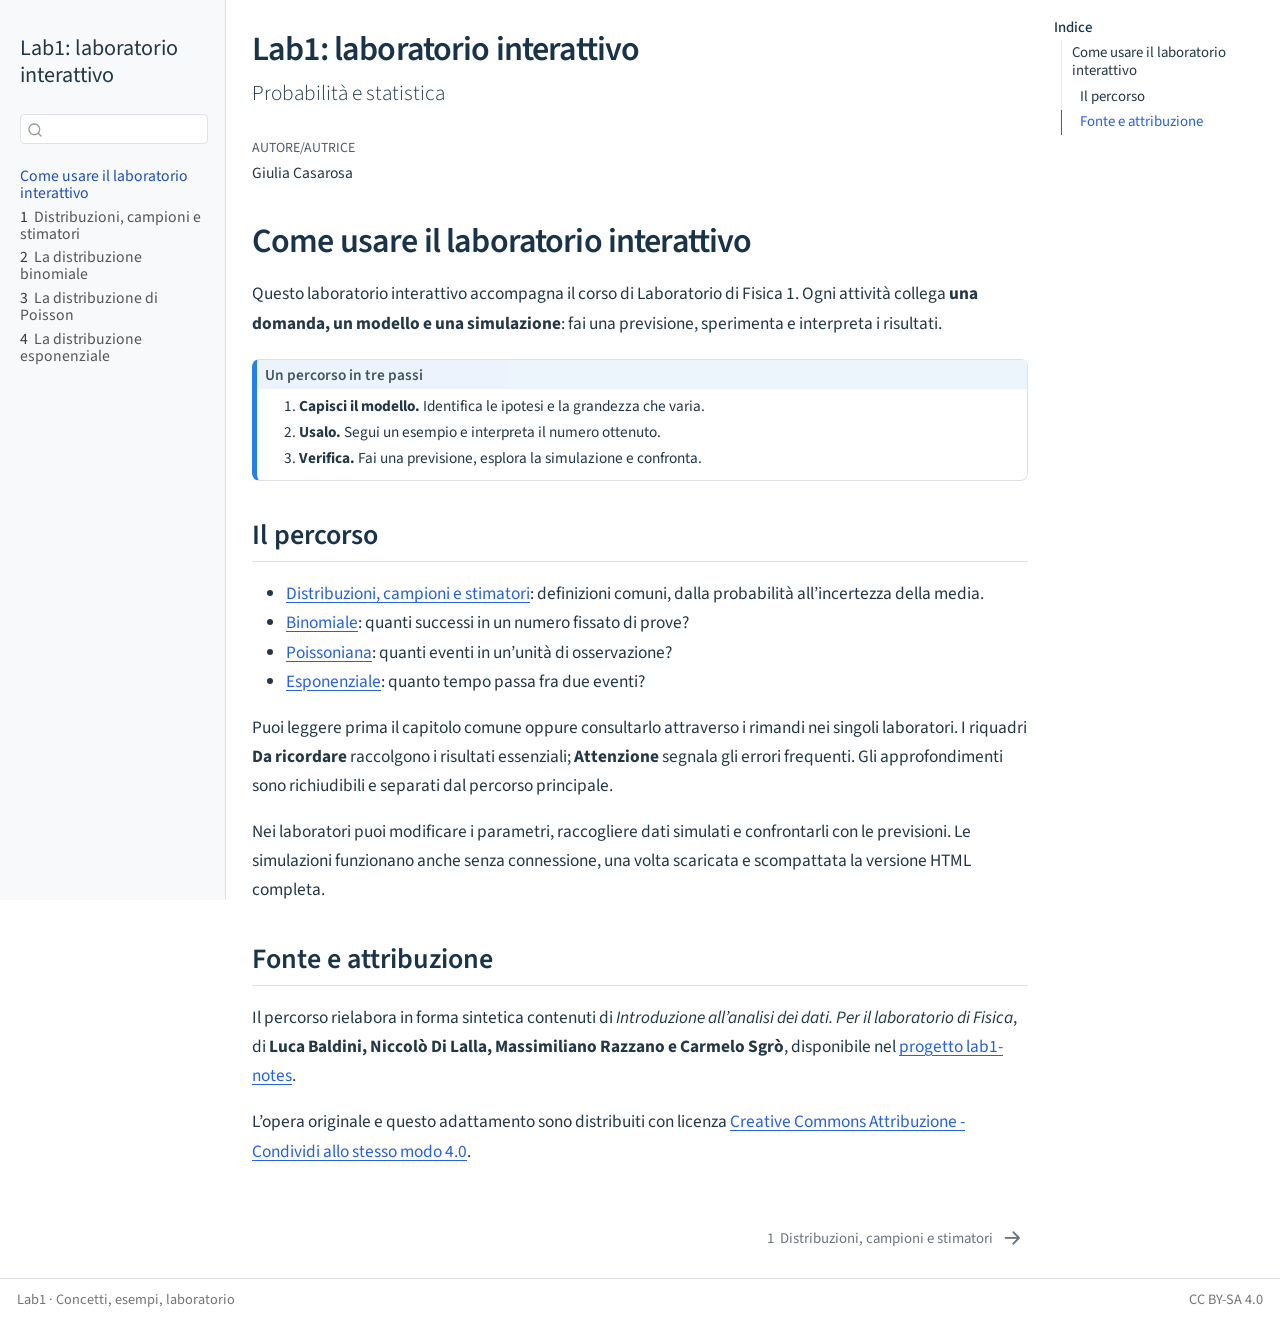
<file: index.html>
<!DOCTYPE html>
<html xmlns="http://www.w3.org/1999/xhtml" lang="it" xml:lang="it"><head>

<meta charset="utf-8">
<meta name="generator" content="quarto-1.11.9">

<meta name="viewport" content="width=device-width, initial-scale=1.0, user-scalable=yes">

<meta name="author" content="Giulia Casarosa">

<title>Lab1: laboratorio interattivo</title>
<style>
/* Default styles provided by pandoc.
** See https://pandoc.org/MANUAL.html#variables-for-html for config info.
*/
span.smallcaps{font-variant: small-caps;}
div.columns{display: flex; gap: 1.5em;}
div.column{flex: auto;}
@media screen {
div.columns{gap: min(4vw, 1.5em);}
div.column{overflow-x: auto;}
}
div.hanging-indent{margin-left: 1.5em; text-indent: -1.5em;}
ul.task-list{list-style: none;}
ul.task-list li input[type="checkbox"] {
  width: 0.8em;
  margin: 0 0.8em 0.2em -1em; /* quarto-specific, see https://github.com/quarto-dev/quarto-cli/issues/4556 */ 
  vertical-align: middle;
}
</style>


<script src="site_libs/quarto-nav/quarto-nav.js"></script>
<script src="site_libs/quarto-nav/headroom.min.js"></script>
<script src="site_libs/clipboard/clipboard.min.js"></script>
<script src="site_libs/quarto-search/autocomplete.umd.js"></script>
<script src="site_libs/quarto-search/fuse.min.js"></script>
<script src="site_libs/quarto-search/quarto-search.js"></script>
<meta name="quarto:offset" content="./">
<link href="./capitoli/distribuzioni-stimatori.html" rel="next">
<script src="site_libs/quarto-html/quarto.js" type="module"></script>
<script src="site_libs/quarto-html/tabsets/tabsets.js" type="module"></script>
<script src="site_libs/quarto-html/scrollable-regions/scrollable-regions.js" type="module"></script>
<script src="site_libs/quarto-html/popper.min.js"></script>
<script src="site_libs/quarto-html/tippy.umd.min.js"></script>
<script src="site_libs/quarto-html/anchor.min.js"></script>
<link href="site_libs/quarto-html/tippy.css" rel="stylesheet">
<link href="site_libs/quarto-html/quarto-syntax-highlighting-63b5708e65d6cd79cd7618c58d0c21e7.css" rel="stylesheet" id="quarto-text-highlighting-styles">
<script src="site_libs/bootstrap/bootstrap.min.js"></script>
<link href="site_libs/bootstrap/bootstrap-icons.css" rel="stylesheet">
<link href="site_libs/bootstrap/bootstrap-00c553cb56ae2b2fef4e3584dbe98d2f.min.css" rel="stylesheet" append-hash="true" id="quarto-bootstrap" data-mode="light">
<script id="quarto-search-options" type="application/json">{
  "location": "sidebar",
  "copy-button": false,
  "collapse-after": 3,
  "panel-placement": "start",
  "type": "textbox",
  "limit": 50,
  "keyboard-shortcut": [
    "f",
    "/",
    "s"
  ],
  "show-item-context": false,
  "language": {
    "search-no-results-text": "Nessun risultato",
    "search-matching-documents-text": "documenti trovati",
    "search-copy-link-title": "Copiare il link nella ricerca",
    "search-hide-matches-text": "Nascondere i risultati aggiuntivi",
    "search-more-match-text": "ci sono altri risultati in questo documento",
    "search-more-matches-text": "ulteriori risultati in questo documento",
    "search-clear-button-title": "Pulire",
    "search-text-placeholder": "",
    "search-detached-cancel-button-title": "Cancellare",
    "search-submit-button-title": "Inviare",
    "search-label": "Ricerca"
  }
}</script>


<link rel="stylesheet" href="assets/stile.css">
</head>

<body class="nav-sidebar docked quarto-light"><a id="quarto-skip-link" class="visually-hidden-focusable" href="#quarto-document-content">Vai al contenuto principale</a>

<div id="quarto-search-results"></div>
  <header id="quarto-header" class="headroom fixed-top">
  <nav class="quarto-secondary-nav" aria-label="Barra degli strumenti">
    <div class="container-fluid d-flex">
      <button type="button" class="quarto-btn-toggle btn" data-bs-toggle="collapse" role="button" data-bs-target=".quarto-sidebar-collapse-item" aria-controls="quarto-sidebar" aria-expanded="false" aria-label="Attiva/disattiva la barra laterale" onclick="if (window.quartoToggleHeadroom) { window.quartoToggleHeadroom(); }">
        <i class="bi bi-layout-text-sidebar-reverse"></i>
      </button>
        <nav class="quarto-page-breadcrumbs" aria-label="Percorso"><ol class="breadcrumb"><li class="breadcrumb-item"><a href="./index.html">Come usare il laboratorio interattivo</a></li></ol></nav>
        <a class="flex-grow-1" data-bs-toggle="collapse" data-bs-target=".quarto-sidebar-collapse-item" onclick="if (window.quartoToggleHeadroom) { window.quartoToggleHeadroom(); }">      
        </a>
      <button type="button" class="btn quarto-search-button" aria-label="Ricerca" onclick="window.quartoOpenSearch();">
        <i class="bi bi-search"></i>
      </button>
    </div>
  </nav>
</header>
<!-- content -->
<div id="quarto-content" class="quarto-container page-columns page-rows-contents page-layout-article">
<!-- sidebar -->
  <nav id="quarto-sidebar" class="sidebar collapse collapse-horizontal quarto-sidebar-collapse-item sidebar-navigation docked overflow-auto" aria-label="Sito web">
    <div class="pt-lg-2 mt-2 text-left sidebar-header">
    <div class="sidebar-title mb-0 py-0">
      <a href="./">Lab1: laboratorio interattivo</a> 
    </div>
      </div>
        <div class="mt-2 flex-shrink-0 align-items-center">
        <div class="sidebar-search">
        <div id="quarto-search" class="" title="Ricerca"></div>
        </div>
        </div>
    <div class="sidebar-menu-container"> 
    <ul class="list-unstyled mt-1">
        <li class="sidebar-item">
  <div class="sidebar-item-container"> 
  <a href="./index.html" class="sidebar-item-text sidebar-link active">
 <span class="menu-text">Come usare il laboratorio interattivo</span></a>
  </div>
</li>
        <li class="sidebar-item">
  <div class="sidebar-item-container"> 
  <a href="./capitoli/distribuzioni-stimatori.html" class="sidebar-item-text sidebar-link">
 <span class="menu-text"><span class="chapter-number">1</span>&nbsp; <span class="chapter-title">Distribuzioni, campioni e stimatori</span></span></a>
  </div>
</li>
        <li class="sidebar-item">
  <div class="sidebar-item-container"> 
  <a href="./capitoli/binomiale.html" class="sidebar-item-text sidebar-link">
 <span class="menu-text"><span class="chapter-number">2</span>&nbsp; <span class="chapter-title">La distribuzione binomiale</span></span></a>
  </div>
</li>
        <li class="sidebar-item">
  <div class="sidebar-item-container"> 
  <a href="./capitoli/poisson.html" class="sidebar-item-text sidebar-link">
 <span class="menu-text"><span class="chapter-number">3</span>&nbsp; <span class="chapter-title">La distribuzione di Poisson</span></span></a>
  </div>
</li>
        <li class="sidebar-item">
  <div class="sidebar-item-container"> 
  <a href="./capitoli/esponenziale.html" class="sidebar-item-text sidebar-link">
 <span class="menu-text"><span class="chapter-number">4</span>&nbsp; <span class="chapter-title">La distribuzione esponenziale</span></span></a>
  </div>
</li>
    </ul>
    </div>
</nav>
<div id="quarto-sidebar-glass" class="quarto-sidebar-collapse-item" data-bs-toggle="collapse" data-bs-target=".quarto-sidebar-collapse-item"></div>
<!-- margin-sidebar -->
    <div id="quarto-margin-sidebar" class="sidebar margin-sidebar">
        <nav id="TOC" role="doc-toc" aria-labelledby="toc-title" class="toc-active">
    <h2 id="toc-title">Indice</h2>
   
  <ul class="collapse">
  <li><a href="#come-usare-il-laboratorio-interattivo" id="toc-come-usare-il-laboratorio-interattivo" class="nav-link active" data-scroll-target="#come-usare-il-laboratorio-interattivo">Come usare il laboratorio interattivo</a>
  <ul class="collapse">
  <li><a href="#il-percorso" id="toc-il-percorso" class="nav-link" data-scroll-target="#il-percorso">Il percorso</a></li>
  <li><a href="#fonte-e-attribuzione" id="toc-fonte-e-attribuzione" class="nav-link" data-scroll-target="#fonte-e-attribuzione">Fonte e attribuzione</a></li>
  </ul></li>
  </ul>
</nav>
    </div>
<!-- main -->
<main class="content" id="quarto-document-content" tabindex="-1">

<header id="title-block-header" class="quarto-title-block default">
<div class="quarto-title">
<h1 class="title">Lab1: laboratorio interattivo</h1>
<p class="subtitle lead">Probabilità e statistica</p>
</div>



<div class="quarto-title-meta">

    <div>
    <div class="quarto-title-meta-heading">Autore/Autrice</div>
    <div class="quarto-title-meta-contents">
             <p>Giulia Casarosa </p>
          </div>
  </div>
    
  
    
  </div>
  


</header>


<section id="come-usare-il-laboratorio-interattivo" class="level1 unnumbered">
<h1 class="unnumbered">Come usare il laboratorio interattivo</h1>
<p>Questo laboratorio interattivo accompagna il corso di Laboratorio di Fisica 1. Ogni attività collega <strong>una domanda, un modello e una simulazione</strong>: fai una previsione, sperimenta e interpreta i risultati.</p>
<div class="callout callout-style-default callout-note no-icon callout-titled">
<div class="callout-header d-flex align-content-center">
<div class="callout-icon-container">
<i class="callout-icon no-icon"></i>
</div>
<div class="callout-title-container flex-fill">
<span class="screen-reader-only">Nota</span>Un percorso in tre passi
</div>
</div>
<div class="callout-body-container callout-body">
<ol type="1">
<li><strong>Capisci il modello.</strong> Identifica le ipotesi e la grandezza che varia.</li>
<li><strong>Usalo.</strong> Segui un esempio e interpreta il numero ottenuto.</li>
<li><strong>Verifica.</strong> Fai una previsione, esplora la simulazione e confronta.</li>
</ol>
</div>
</div>
<section id="il-percorso" class="level2 unnumbered">
<h2 class="unnumbered anchored" data-anchor-id="il-percorso">Il percorso</h2>
<ul>
<li><a href="./capitoli/distribuzioni-stimatori.html">Distribuzioni, campioni e stimatori</a>: definizioni comuni, dalla probabilità all’incertezza della media.</li>
<li><a href="./capitoli/binomiale.html">Binomiale</a>: quanti successi in un numero fissato di prove?</li>
<li><a href="./capitoli/poisson.html">Poissoniana</a>: quanti eventi in un’unità di osservazione?</li>
<li><a href="./capitoli/esponenziale.html">Esponenziale</a>: quanto tempo passa fra due eventi?</li>
</ul>
<p>Puoi leggere prima il capitolo comune oppure consultarlo attraverso i rimandi nei singoli laboratori. I riquadri <strong>Da ricordare</strong> raccolgono i risultati essenziali; <strong>Attenzione</strong> segnala gli errori frequenti. Gli approfondimenti sono richiudibili e separati dal percorso principale.</p>
<p>Nei laboratori puoi modificare i parametri, raccogliere dati simulati e confrontarli con le previsioni. Le simulazioni funzionano anche senza connessione, una volta scaricata e scompattata la versione HTML completa.</p>
</section>
<section id="fonte-e-attribuzione" class="level2 unnumbered">
<h2 class="unnumbered anchored" data-anchor-id="fonte-e-attribuzione">Fonte e attribuzione</h2>
<p>Il percorso rielabora in forma sintetica contenuti di <em>Introduzione all’analisi dei dati. Per il laboratorio di Fisica</em>, di <strong>Luca Baldini, Niccolò Di Lalla, Massimiliano Razzano e Carmelo Sgrò</strong>, disponibile nel <a href="https://github.com/unipi-physics-labs/lab1-notes">progetto lab1-notes</a>.</p>
<p>L’opera originale e questo adattamento sono distribuiti con licenza <a href="https://creativecommons.org/licenses/by-sa/4.0/">Creative Commons Attribuzione - Condividi allo stesso modo 4.0</a>.</p>


</section>
</section>

</main> <!-- /main -->
<script>
// Accept layout messages only from simulation frames embedded in this page.
window.addEventListener('message', function (event) {
  const frame = Array.from(document.querySelectorAll('iframe.lab-frame'))
    .find(function (candidate) { return event.source === candidate.contentWindow; });
  if (!frame) return;
  const message = event.data;
  if (!message || message.type !== 'lab1:height' || !Number.isFinite(message.height)) return;
  if (message.height < 200 || message.height > 12000) return;
  frame.style.height = Math.ceil(message.height) + 'px';
});
</script>
<script id="quarto-html-after-body" type="application/javascript">
  window.document.addEventListener("DOMContentLoaded", function (event) {
    const icon = "";
    const anchorJS = new window.AnchorJS();
    anchorJS.options = {
      placement: 'right',
      icon: icon
    };
    anchorJS.add('.anchored');
    const isCodeAnnotation = (el) => {
      for (const clz of el.classList) {
        if (clz.startsWith('code-annotation-')) {                     
          return true;
        }
      }
      return false;
    }
    const onCopySuccess = function(e) {
      // button target
      const button = e.trigger;
      // don't keep focus
      button.blur();
      // flash "checked"
      button.classList.add('code-copy-button-checked');
      var currentTitle = button.getAttribute("title");
      button.setAttribute("title", "Copiato!");
      let tooltip;
      if (window.bootstrap) {
        button.setAttribute("data-bs-toggle", "tooltip");
        button.setAttribute("data-bs-placement", "left");
        button.setAttribute("data-bs-title", "Copiato!");
        tooltip = new bootstrap.Tooltip(button, 
          { trigger: "manual", 
            customClass: "code-copy-button-tooltip",
            offset: [0, -8]});
        tooltip.show();    
      }
      setTimeout(function() {
        if (tooltip) {
          tooltip.hide();
          button.removeAttribute("data-bs-title");
          button.removeAttribute("data-bs-toggle");
          button.removeAttribute("data-bs-placement");
        }
        button.setAttribute("title", currentTitle);
        button.classList.remove('code-copy-button-checked');
      }, 1000);
      // clear code selection
      e.clearSelection();
    }
    const getTextToCopy = function(trigger) {
      const outerScaffold = trigger.parentElement.cloneNode(true);
      const codeEl = outerScaffold.querySelector('code');
      for (const childEl of codeEl.children) {
        if (isCodeAnnotation(childEl)) {
          childEl.remove();
        }
      }
      return codeEl.innerText;
    }
    const clipboard = new window.ClipboardJS('.code-copy-button:not([data-in-quarto-modal])', {
      text: getTextToCopy
    });
    clipboard.on('success', onCopySuccess);
    if (window.document.getElementById('quarto-embedded-source-code-modal')) {
      const clipboardModal = new window.ClipboardJS('.code-copy-button[data-in-quarto-modal]', {
        text: getTextToCopy,
        container: window.document.getElementById('quarto-embedded-source-code-modal')
      });
      clipboardModal.on('success', onCopySuccess);
    }
      var localhostRegex = new RegExp(/^(?:http|https):\/\/localhost\:?[0-9]*\//);
      var mailtoRegex = new RegExp(/^mailto:/);
        var filterRegex = new RegExp('/' + window.location.host + '/');
      var isInternal = (href) => {
          return filterRegex.test(href) || localhostRegex.test(href) || mailtoRegex.test(href);
      }
      // Inspect non-navigation links and adorn them if external
      window.quartoDecorateExternalLinks = function (root) {
     var links = (root || window.document).querySelectorAll('a[href]:not(.nav-link):not(.navbar-brand):not(.toc-action):not(.sidebar-link):not(.sidebar-item-toggle):not(.pagination-link):not(.no-external):not([aria-hidden]):not(.dropdown-item):not(.quarto-navigation-tool):not(.about-link)');
      for (var i=0; i<links.length; i++) {
        const link = links[i];
        if (!isInternal(link.href)) {
          // undo the damage that might have been done by quarto-nav.js in the case of
          // links that we want to consider external
          if (link.dataset.originalHref !== undefined) {
            link.href = link.dataset.originalHref;
          }
          if (!link.classList.contains('no-external-icon')) {
          }
        }
      }
      };
      window.quartoDecorateExternalLinks(window.document);
    // Esc closes the popup (WCAG 1.4.13) and focus leaving both trigger and
    // popup closes it (WCAG 2.4.11); tippy handles neither for interactive popups.
    const hideOnEscAndFocusOut = {
      name: 'hideOnEscAndFocusOut',
      defaultValue: true,
      fn(instance) {
        const dismiss = () => {
          // A show scheduled by the trigger delay would otherwise reopen it
          instance.clearDelayTimeouts();
          instance.hide();
        };
        const onKeyDown = (event) => {
          if (event.key !== 'Escape') {
            return;
          }
          // Keep Esc from also reaching page handlers (e.g. reveal.js overview),
          // except an open reveal.js slide menu, which Esc should close too.
          // The menu handles keys only when its keyboard option is on.
          const menuHandlesEsc = window.Reveal?.getPlugin?.('menu')?.isOpen() &&
            window.Reveal.getConfig().menu?.keyboard !== false;
          if (!menuHandlesEsc) {
            event.stopPropagation();
          }
          if (instance.popper.contains(window.document.activeElement)) {
            // Disabled while refocusing so the focus trigger does not reopen it
            instance.disable();
            instance.reference.focus();
            instance.enable();
          }
          dismiss();
        };
        const onFocusOut = (event) => {
          const target = event.relatedTarget;
          if (target && !instance.reference.contains(target) &&
              !instance.popper.contains(target)) {
            dismiss();
          }
        };
        // On the trigger too: a click trigger (code-annotations: select) has no
        // blur handling. Attached for the instance's lifetime so leaving the
        // trigger also cancels a show still pending on the trigger delay.
        instance.reference.addEventListener('focusout', onFocusOut);
        return {
          onShow() {
            window.document.addEventListener('keydown', onKeyDown, true);
            instance.popper.addEventListener('focusout', onFocusOut);
          },
          onHide() {
            window.document.removeEventListener('keydown', onKeyDown, true);
            instance.popper.removeEventListener('focusout', onFocusOut);
          },
          onDestroy() {
            instance.reference.removeEventListener('focusout', onFocusOut);
          },
        };
      },
    };
    function tippyHover(el, contentFn, onTriggerFn, onUntriggerFn) {
      const config = {
        allowHTML: true,
        maxWidth: 500,
        delay: 100,
        arrow: false,
        appendTo: function(el) {
            return el.parentElement;
        },
        interactive: true,
        interactiveBorder: 10,
        theme: 'quarto',
        placement: 'bottom-start',
        plugins: [hideOnEscAndFocusOut],
      };
      if (contentFn) {
        config.content = contentFn;
      }
      if (onTriggerFn) {
        config.onTrigger = onTriggerFn;
      }
      if (onUntriggerFn) {
        config.onUntrigger = onUntriggerFn;
      }
      window.tippy(el, config); 
    }
    const noterefs = window.document.querySelectorAll('a[role="doc-noteref"]');
    for (var i=0; i<noterefs.length; i++) {
      const ref = noterefs[i];
      tippyHover(ref, function() {
        // use id or data attribute instead here
        let href = ref.getAttribute('data-footnote-href') || ref.getAttribute('href');
        try { href = new URL(href).hash; } catch {}
        const id = href.replace(/^#\/?/, "");
        const note = window.document.getElementById(id);
        if (note) {
          return note.innerHTML;
        } else {
          return "";
        }
      });
    }
    const xrefs = window.document.querySelectorAll('a.quarto-xref');
    const processXRef = (id, note) => {
      // Strip column container classes
      const stripColumnClz = (el) => {
        el.classList.remove("page-full", "page-columns");
        if (el.children) {
          for (const child of el.children) {
            stripColumnClz(child);
          }
        }
      }
      stripColumnClz(note)
      if (id === null || id.startsWith('sec-')) {
        // Special case sections, only their first couple elements
        const container = document.createElement("div");
        if (note.children && note.children.length > 2) {
          container.appendChild(note.children[0].cloneNode(true));
          for (let i = 1; i < note.children.length; i++) {
            const child = note.children[i];
            if (child.tagName === "P" && child.innerText === "") {
              continue;
            } else {
              container.appendChild(child.cloneNode(true));
              break;
            }
          }
          if (window.Quarto?.typesetMath) {
            window.Quarto.typesetMath(container);
          }
          return container.innerHTML
        } else {
          if (window.Quarto?.typesetMath) {
            window.Quarto.typesetMath(note);
          }
          return note.innerHTML;
        }
      } else {
        // Remove any anchor links if they are present
        const anchorLink = note.querySelector('a.anchorjs-link');
        if (anchorLink) {
          anchorLink.remove();
        }
        if (window.Quarto?.typesetMath) {
          window.Quarto.typesetMath(note);
        }
        if (note.classList.contains("callout")) {
          return note.outerHTML;
        } else {
          return note.innerHTML;
        }
      }
    }
    for (var i=0; i<xrefs.length; i++) {
      const xref = xrefs[i];
      tippyHover(xref, undefined, function(instance) {
        instance.disable();
        let url = xref.getAttribute('href');
        let hash = undefined; 
        if (url.startsWith('#')) {
          hash = url;
        } else {
          try { hash = new URL(url).hash; } catch {}
        }
        if (hash) {
          const id = hash.replace(/^#\/?/, "");
          const note = window.document.getElementById(id);
          if (note !== null) {
            try {
              const html = processXRef(id, note.cloneNode(true));
              instance.setContent(html);
            } finally {
              instance.enable();
              instance.show();
            }
          } else {
            // See if we can fetch this
            fetch(url.split('#')[0])
            .then(res => res.text())
            .then(html => {
              const parser = new DOMParser();
              const htmlDoc = parser.parseFromString(html, "text/html");
              const note = htmlDoc.getElementById(id);
              if (note !== null) {
                const html = processXRef(id, note);
                instance.setContent(html);
              } 
            }).finally(() => {
              instance.enable();
              instance.show();
            });
          }
        } else {
          // See if we can fetch a full url (with no hash to target)
          // This is a special case and we should probably do some content thinning / targeting
          fetch(url)
          .then(res => res.text())
          .then(html => {
            const parser = new DOMParser();
            const htmlDoc = parser.parseFromString(html, "text/html");
            const note = htmlDoc.querySelector('main.content');
            if (note !== null) {
              // This should only happen for chapter cross references
              // (since there is no id in the URL)
              // remove the first header
              if (note.children.length > 0 && note.children[0].tagName === "HEADER") {
                note.children[0].remove();
              }
              const html = processXRef(null, note);
              instance.setContent(html);
            } 
          }).finally(() => {
            instance.enable();
            instance.show();
          });
        }
      }, function(instance) {
      });
    }
        let selectedAnnoteEl;
        const selectorForAnnotation = ( cell, annotation) => {
          let cellAttr = 'data-code-cell="' + cell + '"';
          let lineAttr = 'data-code-annotation="' +  annotation + '"';
          const selector = 'span[' + cellAttr + '][' + lineAttr + ']';
          return selector;
        }
        const selectCodeLines = (annoteEl) => {
          const doc = window.document;
          const targetCell = annoteEl.getAttribute("data-target-cell");
          const targetAnnotation = annoteEl.getAttribute("data-target-annotation");
          const annoteSpan = window.document.querySelector(selectorForAnnotation(targetCell, targetAnnotation));
          const lines = annoteSpan.getAttribute("data-code-lines").split(",");
          const lineIds = lines.map((line) => {
            return targetCell + "-" + line;
          })
          // Each band is positioned against its own containing block, which is
          // not the offsetParent of the lines, so place it from client rects.
          const placeBand = (band, firstEl, lastEl, codeBlock) => {
            const container = band.offsetParent;
            if (container === null) {
              return;
            }
            const containerRect = container.getBoundingClientRect();
            // Reveal.js scales slides with a transform, so convert client
            // pixels back to the CSS pixels of the container.
            const scale = containerRect.height / container.offsetHeight || 1;
            const firstRect = firstEl.getBoundingClientRect();
            const lastRect = lastEl.getBoundingClientRect();
            const top = (firstRect.top - containerRect.top) / scale - container.clientTop + container.scrollTop;
            const height = (lastRect.bottom - firstRect.top) / scale;
            band.style.top = top - 2 + "px";
            band.style.height = height + 4 + "px";
            if (codeBlock) {
              // Without the copy button wrapper, the containing block is wider
              // than the code block, so span the code block explicitly.
              const blockRect = codeBlock.getBoundingClientRect();
              band.style.left = (blockRect.left - containerRect.left) / scale - container.clientLeft + container.scrollLeft + "px";
              band.style.width = blockRect.width / scale + "px";
            }
          };
          if (lineIds.length > 0) {
            const el = window.document.getElementById(lineIds[0]);
            const lastEl = window.document.getElementById(lineIds[lineIds.length - 1]);
            const parent = el.parentElement.parentElement;
            // cook up a div (if necessary) and position it
            let div = window.document.getElementById("code-annotation-line-highlight");
            if (div === null) {
              div = window.document.createElement("div");
              div.setAttribute("id", "code-annotation-line-highlight");
              div.style.position = 'absolute';
              parent.appendChild(div);
            }
            placeBand(div, el, lastEl, parent.closest("div.sourceCode") || parent);
            let gutterDiv = window.document.getElementById("code-annotation-line-highlight-gutter");
            if (gutterDiv === null) {
              gutterDiv = window.document.createElement("div");
              gutterDiv.setAttribute("id", "code-annotation-line-highlight-gutter");
              gutterDiv.style.position = 'absolute';
              const codeCell = window.document.getElementById(targetCell);
              const gutter = codeCell.querySelector('.code-annotation-gutter');
              gutter.appendChild(gutterDiv);
            }
            placeBand(gutterDiv, el, lastEl);
            selectedAnnoteEl = annoteEl;
          }
        };
        const unselectCodeLines = () => {
          const elementsIds = ["code-annotation-line-highlight", "code-annotation-line-highlight-gutter"];
          elementsIds.forEach((elId) => {
            const div = window.document.getElementById(elId);
            if (div) {
              div.remove();
            }
          });
          selectedAnnoteEl = undefined;
        };
          // Handle positioning of the toggle
      window.addEventListener(
        "resize",
        throttle(() => {
          elRect = undefined;
          if (selectedAnnoteEl) {
            selectCodeLines(selectedAnnoteEl);
          }
        }, 10)
      );
      function throttle(fn, ms) {
      let throttle = false;
      let timer;
        return (...args) => {
          if(!throttle) { // first call gets through
              fn.apply(this, args);
              throttle = true;
          } else { // all the others get throttled
              if(timer) clearTimeout(timer); // cancel #2
              timer = setTimeout(() => {
                fn.apply(this, args);
                timer = throttle = false;
              }, ms);
          }
        };
      }
        // Attach click handler to the DT
        const annoteDls = window.document.querySelectorAll('dt[data-target-cell]');
        for (const annoteDlNode of annoteDls) {
          annoteDlNode.addEventListener('click', (event) => {
            const clickedEl = event.target;
            if (clickedEl !== selectedAnnoteEl) {
              unselectCodeLines();
              const activeEl = window.document.querySelector('dt[data-target-cell].code-annotation-active');
              if (activeEl) {
                activeEl.classList.remove('code-annotation-active');
              }
              selectCodeLines(clickedEl);
              clickedEl.classList.add('code-annotation-active');
            } else {
              // Unselect the line
              unselectCodeLines();
              clickedEl.classList.remove('code-annotation-active');
            }
          });
        }
    const findCites = (el) => {
      const parentEl = el.parentElement;
      if (parentEl) {
        const cites = parentEl.dataset.cites;
        if (cites) {
          return {
            el,
            cites: cites.split(' ')
          };
        } else {
          return findCites(el.parentElement)
        }
      } else {
        return undefined;
      }
    };
    var bibliorefs = window.document.querySelectorAll('a[role="doc-biblioref"]');
    for (var i=0; i<bibliorefs.length; i++) {
      const ref = bibliorefs[i];
      const citeInfo = findCites(ref);
      if (citeInfo) {
        tippyHover(citeInfo.el, function() {
          var popup = window.document.createElement('div');
          citeInfo.cites.forEach(function(cite) {
            var citeDiv = window.document.createElement('div');
            citeDiv.classList.add('hanging-indent');
            citeDiv.classList.add('csl-entry');
            var biblioDiv = window.document.getElementById('ref-' + cite);
            if (biblioDiv) {
              citeDiv.innerHTML = biblioDiv.innerHTML;
            }
            popup.appendChild(citeDiv);
          });
          return popup.innerHTML;
        });
      }
    }
  });
  </script>
  <script type="application/javascript">
  window.quartoScrollableRegionsLabels = {"code":"Codice scorrevole","output":"Uscita scorrevole"};
  </script>
<nav class="page-navigation" aria-label="Pagina">
  <div class="nav-page nav-page-previous">
  </div>
  <div class="nav-page nav-page-next">
      <a href="./capitoli/distribuzioni-stimatori.html" class="pagination-link" aria-label="Distribuzioni, campioni e stimatori">
        <span class="nav-page-text"><span class="chapter-number">1</span>&nbsp; <span class="chapter-title">Distribuzioni, campioni e stimatori</span></span> <i class="bi bi-arrow-right-short"></i>
      </a>
  </div>
</nav>
</div> <!-- /content -->
<footer class="footer">
  <div class="nav-footer">
    <div class="nav-footer-left">
<p>Lab1 · Concetti, esempi, laboratorio</p>
</div>   
    <div class="nav-footer-center">
      &nbsp;
    </div>
    <div class="nav-footer-right">
<p>CC BY-SA 4.0</p>
</div>
  </div>
</footer>




</body></html>
</file>
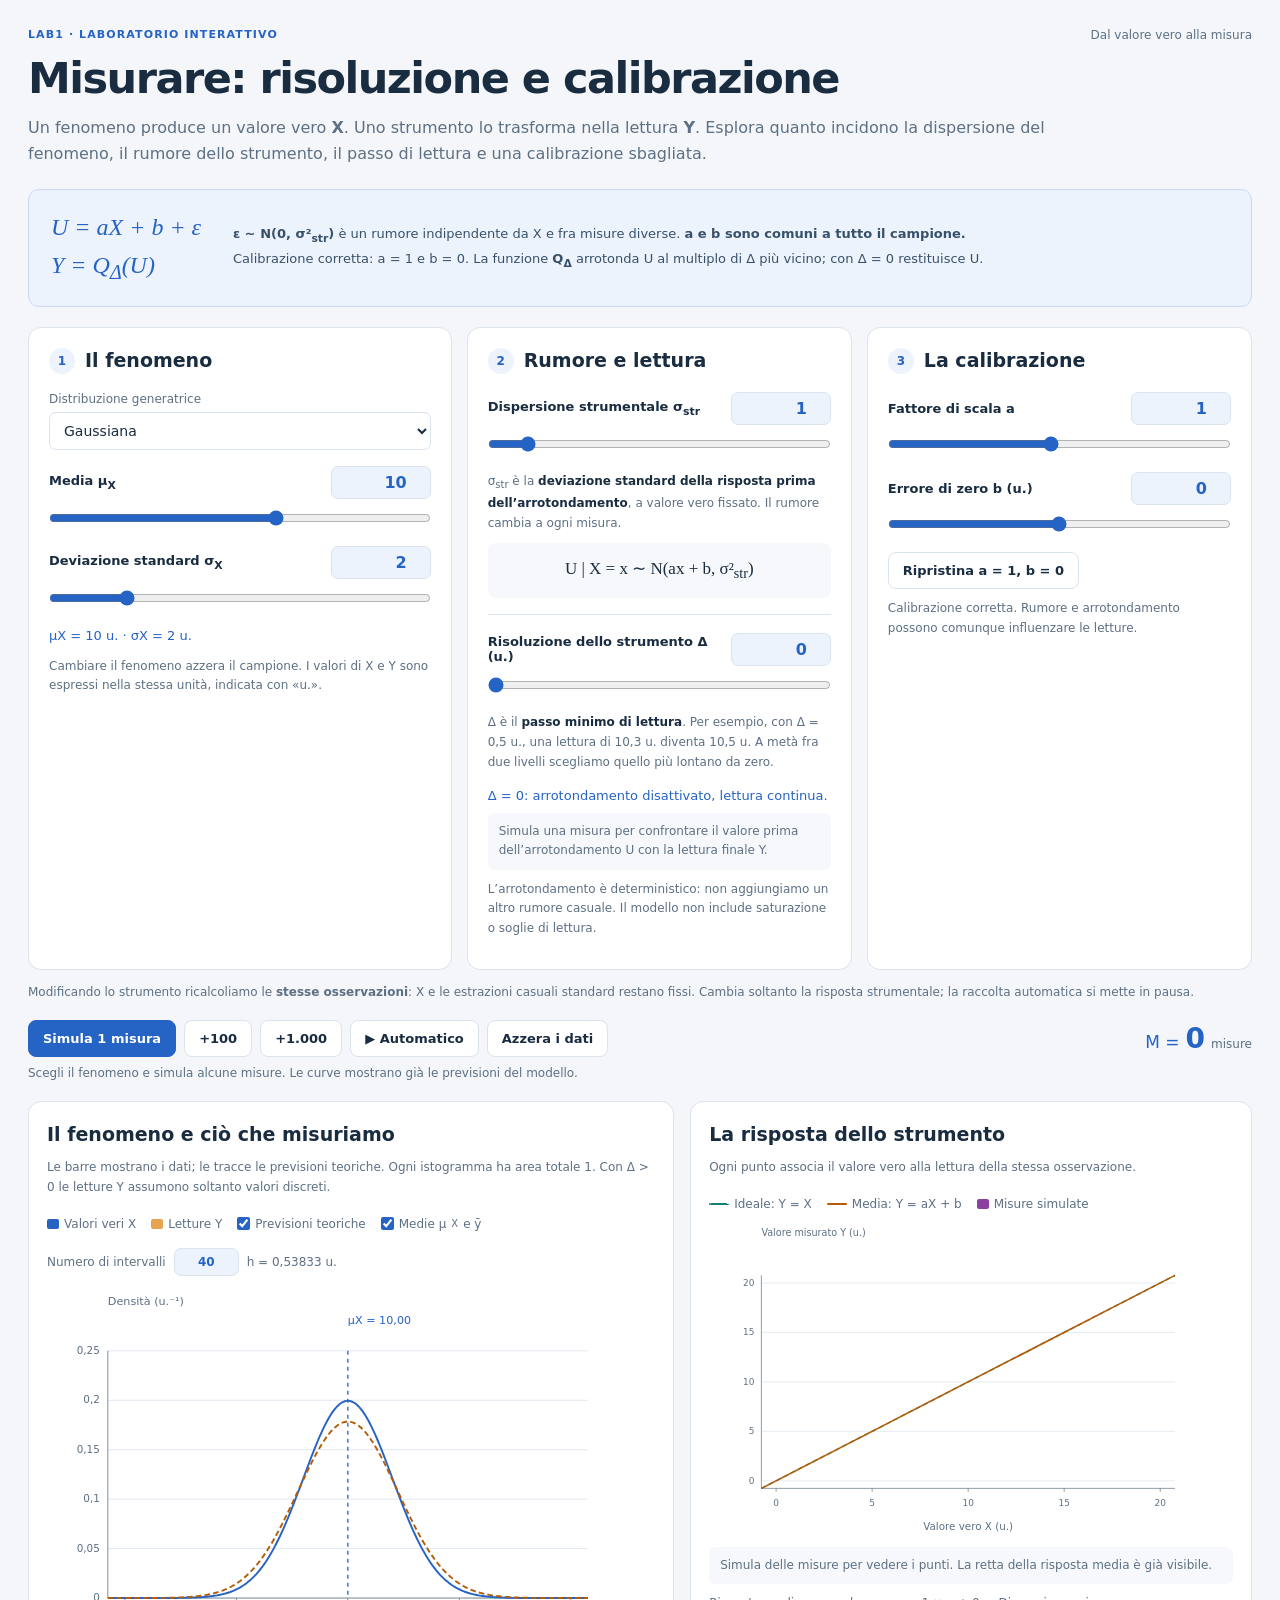
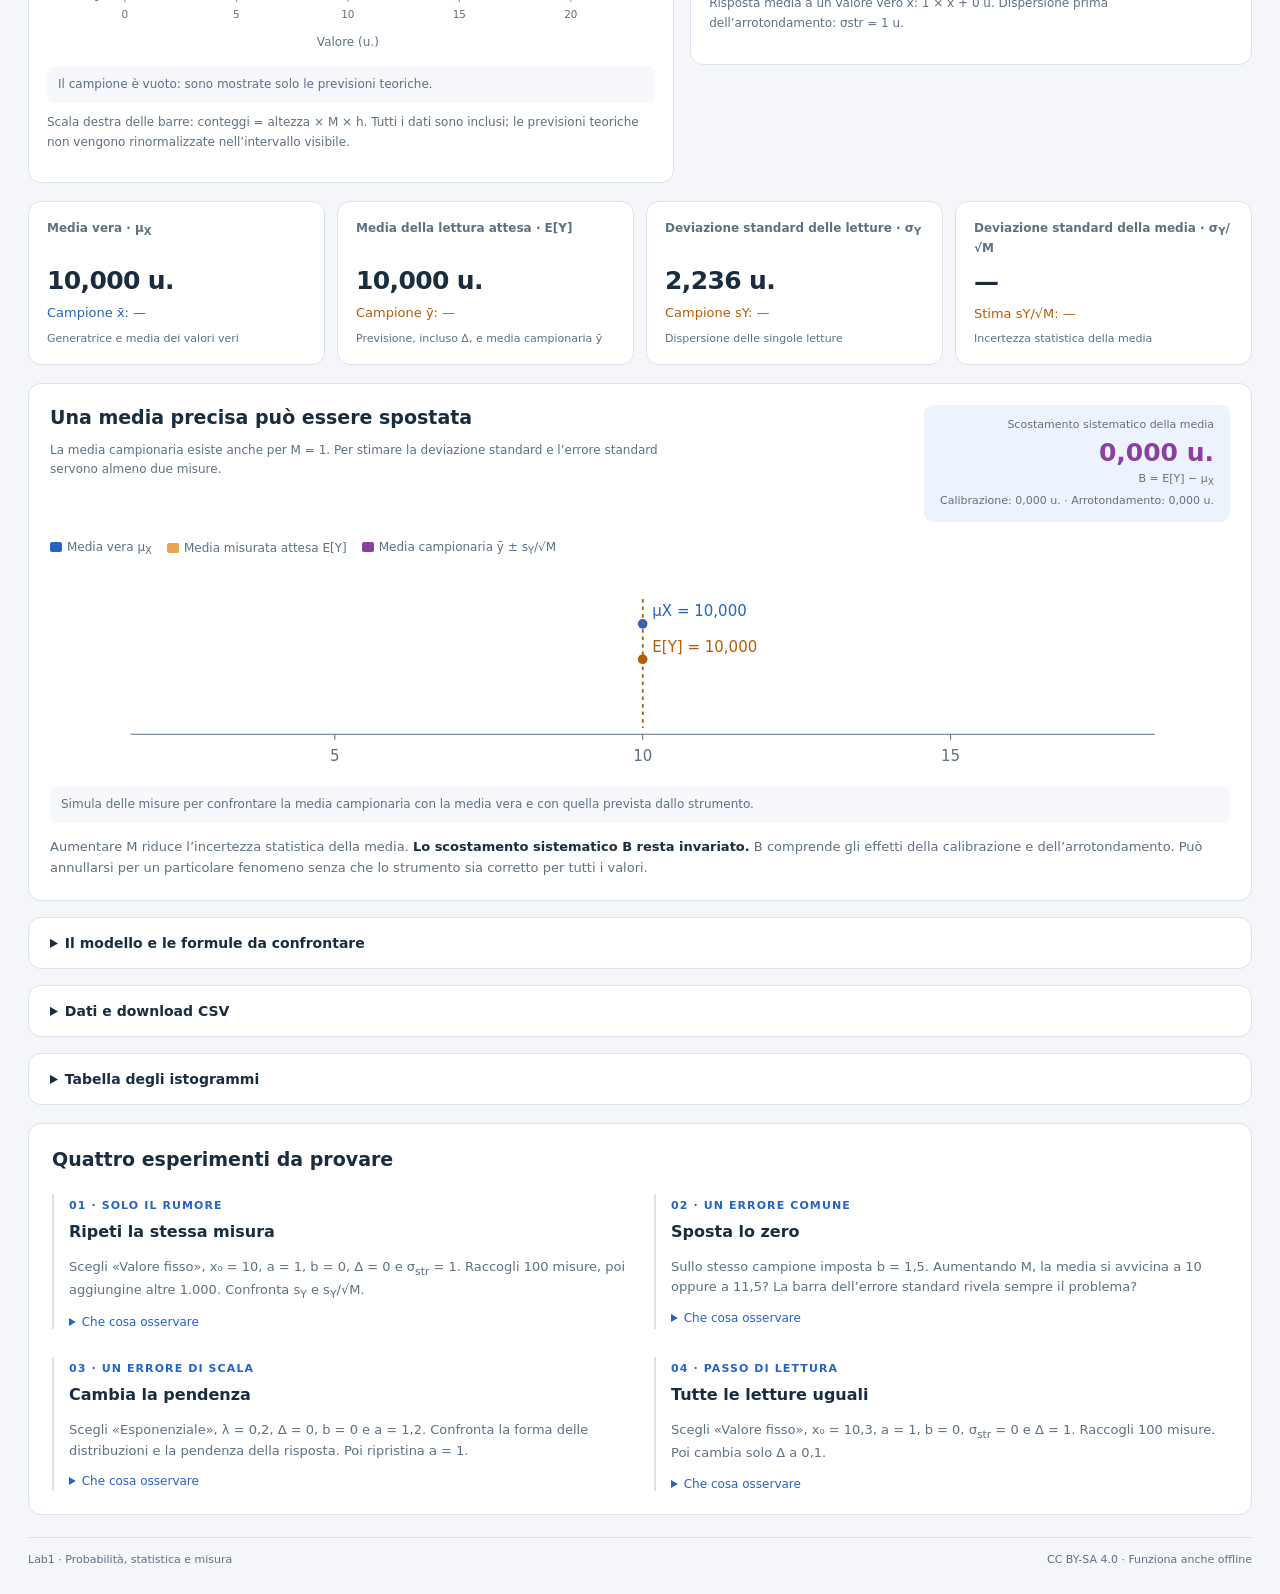
<file: misura_lab1.html>
<!doctype html>
<html lang="it">
<head>
<meta charset="utf-8">
<meta name="viewport" content="width=device-width,initial-scale=1">
<meta name="description" content="Laboratorio Lab1: distribuzione generatrice, dispersione strumentale, risoluzione Delta ed errori di zero e di scala.">
<title>Misurare: risoluzione e calibrazione · Lab1</title>
<style>
:root{color-scheme:light;--ink:#192c40;--muted:#5d7084;--blue:#2563c5;--blue-light:#edf3fd;--gold:#b45d09;--gold-fill:#e7a34e;--teal:#137e73;--purple:#8b3fa1;--line:#dbe3ed;--bg:#f4f6fa;font-family:system-ui,-apple-system,BlinkMacSystemFont,"Segoe UI",sans-serif;font-synthesis:none}*{box-sizing:border-box}body{margin:0;background:var(--bg);color:var(--ink)}main{max-width:1440px;margin:auto;padding:28px}h1{font-size:clamp(28px,3.4vw,43px);line-height:1.15;letter-spacing:-.035em;margin:12px 0}h2{font-size:19px;line-height:1.35;margin:0}h3{font-size:16px;line-height:1.4}p{line-height:1.6}button,input,select{font:inherit}button,select,summary{cursor:pointer}button,input,select{touch-action:manipulation}button{padding:10px 14px;border:1px solid var(--line);border-radius:8px;background:#fff;color:var(--ink);font-size:13px;font-weight:600}button:hover:not(:disabled){border-color:var(--blue);background:var(--blue-light)}button:disabled{opacity:.45;cursor:default}.primary{color:white;background:var(--blue);border-color:var(--blue)}.primary:hover:not(:disabled){background:#194d9e;color:white}button[aria-pressed=true]{background:var(--blue-light);border-color:var(--blue)}button:focus-visible,input:focus-visible,select:focus-visible,summary:focus-visible{outline:3px solid var(--blue);outline-offset:3px}input[type=number]{width:100px;border:1px solid var(--line);border-radius:7px;padding:6px 8px;font-weight:650;color:var(--blue);background:var(--blue-light);text-align:right}input[type=range]{width:100%;margin:11px 0 0;accent-color:var(--blue);cursor:pointer}input[type=checkbox]{accent-color:var(--blue);margin:0}input:invalid{border-color:#b03b45}select{padding:9px 10px;border:1px solid var(--line);border-radius:7px;background:white;color:var(--ink);width:100%;font-size:14px}.tag{font-size:11px;font-weight:750;letter-spacing:.1em;color:var(--blue);text-transform:uppercase}.masthead{display:flex;justify-content:space-between;gap:16px;font-size:12px;color:var(--muted)}.intro{max-width:1050px;color:var(--muted);font-size:16px;margin:0 0 22px}.panel{background:white;border:1px solid var(--line);border-radius:13px;min-width:0}.model-banner{display:flex;align-items:center;gap:32px;padding:18px 22px;margin:20px 0;background:var(--blue-light);border:1px solid #c7d8f3;border-radius:11px}.equation{font:italic 28px Georgia,serif;white-space:nowrap;color:var(--blue)}.model-explanation{font-size:13px;line-height:1.65;color:#38516a;max-width:780px}.control-grid{display:grid;grid-template-columns:1.1fr 1fr 1fr;gap:15px}.controls{padding:20px}.section-title{display:flex;align-items:center;gap:10px;margin-bottom:18px}.step{display:inline-flex;align-items:center;justify-content:center;width:26px;height:26px;flex-shrink:0;border-radius:50%;background:var(--blue-light);color:var(--blue);font-size:12px;font-weight:750}.select-label{display:block;font-size:12px;color:var(--muted);margin-bottom:6px}.control{margin:16px 0}.field{display:flex;justify-content:space-between;align-items:center;gap:12px}.field label{font-size:13px;font-weight:600}.help{font-size:12px;color:var(--muted);line-height:1.65;margin:10px 0}.help b{color:var(--ink);font-weight:600}.control-summary{font-size:13px;color:var(--blue);line-height:1.6;margin:14px 0 6px}.small-formula{background:#f6f8fb;border-radius:8px;padding:13px 10px;text-align:center;font:17px Georgia,serif;line-height:1.5}.comparison-note{font-size:12px;color:var(--muted);margin:13px 0 18px;line-height:1.6}.action-row{display:flex;align-items:center;justify-content:space-between;gap:16px}.actions{display:flex;flex-wrap:wrap;gap:8px}.sample-size{display:flex;align-items:baseline;gap:6px;white-space:nowrap;font-size:17px;color:var(--blue)}.sample-size strong{font-size:28px;font-variant-numeric:tabular-nums}.sample-size span{font-size:12px;color:var(--muted)}.status{font-size:12px;color:var(--muted);min-height:19px;margin:7px 0 18px}.plots{display:grid;grid-template-columns:1.15fr 1fr;gap:16px;align-items:start}.plot-panel{padding:20px 18px}.legend{display:flex;align-items:center;flex-wrap:wrap;gap:10px 15px;font-size:12px;color:var(--muted);margin:15px 0 8px;min-height:22px}.legend label{display:flex;align-items:center;gap:5px;cursor:pointer}.key{display:inline-block;width:12px;height:10px;margin-right:5px;border-radius:2px;vertical-align:-1px;background:var(--blue)}.key.measured{background:var(--gold-fill)}.key.sample{background:var(--purple)}.key.ideal{height:0;width:20px;border-top:2px dashed var(--teal);background:transparent;vertical-align:3px}.key.response{height:0;width:20px;border-top:2px solid var(--gold);background:transparent;vertical-align:3px}.plot-options{display:flex;align-items:center;flex-wrap:wrap;gap:8px;font-size:12px;color:var(--muted);min-height:35px;margin:10px 0}.plot-options input{width:65px;font-size:12px}.plot-scroll{overflow-x:auto;overscroll-behavior-x:contain}.chart{display:block;width:100%;min-width:520px;height:auto;overflow:visible}.mean-chart{width:100%;height:auto;min-width:600px;display:block}.chart [role=button]:focus-visible{outline:2px solid var(--blue);outline-offset:-2px}.readout{font-size:12px;color:var(--muted);line-height:1.6;padding:9px 11px;background:#f6f8fb;border-radius:7px;margin:4px 0}.stats{display:grid;grid-template-columns:repeat(4,minmax(0,1fr));gap:12px;margin:18px 0}.stat{padding:18px}.stat h3{font-size:12px;color:var(--muted);font-weight:550;margin:0 0 10px;min-height:36px}.stat strong{font-size:25px;font-variant-numeric:tabular-nums;letter-spacing:-.025em}.stat p{font-size:13px;margin:8px 0 4px;line-height:1.5;font-variant-numeric:tabular-nums}.stat small{font-size:11px;color:var(--muted)}.true-text{color:var(--blue)}.measured-text{color:var(--gold)}.precision-panel{padding:21px}.precision-header{display:flex;justify-content:space-between;gap:25px;align-items:start}.precision-header>div:first-child{max-width:650px}.bias-box{padding:12px 16px;background:var(--blue-light);border-radius:9px;text-align:right;min-width:260px}.bias-box span,.bias-box small{display:block;font-size:11px;color:var(--muted);line-height:1.5}.bias-box strong{display:block;font-size:25px;margin:4px 0;color:var(--purple);font-variant-numeric:tabular-nums}.lesson{font-size:13px;color:var(--muted);line-height:1.65;margin:13px 0 0}.lesson b{color:var(--ink)}.theory,.data{padding:17px 21px;margin-top:16px}.theory>summary,.data>summary{font-size:14px;font-weight:650}.theory p{font-size:13px;line-height:1.7}.formula-grid{display:grid;grid-template-columns:repeat(3,minmax(0,1fr));gap:12px;margin:20px 0}.data-actions{display:flex;justify-content:space-between;align-items:center;gap:16px;margin:12px 0}.table-wrap{overflow:auto;max-height:350px;margin-top:14px}table{border-collapse:collapse;width:100%;font-size:12px;font-variant-numeric:tabular-nums}th,td{padding:8px 12px;text-align:right;border-bottom:1px solid var(--line);white-space:nowrap}th{position:sticky;top:0;background:#f6f8fb}caption{text-align:left;color:var(--muted);padding:0 0 10px;font-size:12px}.learning{padding:23px;margin-top:18px}.questions{display:grid;grid-template-columns:repeat(2,minmax(0,1fr));gap:28px;margin-top:22px}.questions article{border-left:2px solid var(--line);padding-left:15px}.questions h3{margin:8px 0}.questions p{font-size:13px;color:var(--muted)}.questions summary{color:var(--blue);font-size:12px}.questions details p{color:var(--ink)}footer{display:flex;justify-content:space-between;gap:15px;flex-wrap:wrap;border-top:1px solid var(--line);margin-top:22px;padding-top:15px;color:var(--muted);font-size:11px}.notice{padding:15px;background:#fff0ed;color:#9b3e25}[hidden]{display:none!important}.embedded main{padding:10px 8px}.embedded header,.embedded footer,.embedded .learning{display:none}.embedded .plots{grid-template-columns:1fr}.embedded .control-grid{grid-template-columns:1fr}.embedded .stats{grid-template-columns:repeat(2,minmax(0,1fr))}
@media(max-width:1120px){main{padding:23px 18px}.control-grid{grid-template-columns:1fr 1fr}.control-grid .controls:first-child{grid-column:1/-1}.plots{grid-template-columns:1fr}.stats{grid-template-columns:repeat(2,minmax(0,1fr))}.chart{min-width:520px}.precision-header{flex-wrap:wrap}.bias-box{text-align:left;min-width:0}.control-grid .controls:first-child select{max-width:500px}}
@media(max-width:700px){main{padding:18px 12px}.masthead{flex-wrap:wrap;gap:5px}.intro{font-size:14px}.model-banner{flex-direction:column;gap:12px;align-items:start;padding:16px}.model-explanation{font-size:12px}.control-grid{grid-template-columns:1fr}.controls{padding:18px}.action-row{align-items:start;flex-direction:column;gap:13px}.actions button{padding:9px 11px;font-size:12px}.plot-panel{padding:17px 12px}.legend{font-size:11px;gap:10px}.stats{gap:9px}.stat{padding:13px}.stat strong{font-size:21px}.stat h3{min-height:52px}.precision-panel{padding:17px 12px}.precision-header{gap:8px}.questions,.formula-grid{grid-template-columns:1fr}.questions{gap:25px}.learning{padding:20px 16px}.data-actions{align-items:start;flex-direction:column}.data,.theory{padding:16px 12px}.field label{font-size:13px}}
@media(prefers-reduced-motion:reduce){*{scroll-behavior:auto!important}}
@media print{body{background:white}main{max-width:none;padding:0}.actions,input[type=range],.comparison-note,.status,.learning,.data,footer{display:none}.control-grid{grid-template-columns:repeat(3,minmax(0,1fr))}.control-grid .controls:first-child{grid-column:auto}.plots{grid-template-columns:1fr}.panel{break-inside:avoid}.plot-scroll{overflow:visible}.chart,.mean-chart{min-width:0}.stats{grid-template-columns:repeat(4,minmax(0,1fr))}}

.reading-control{border-top:1px solid var(--line);padding-top:18px}.equation{font-size:24px;line-height:1.6}.bias-box #biasDetail{max-width:340px;margin-top:5px}

</style>
</head>
<body>
<main>
<header>
<div class="masthead"><span class="tag">Lab1 · Laboratorio interattivo</span><span>Dal valore vero alla misura</span></div>
<h1>Misurare: risoluzione e calibrazione</h1>
<p class="intro">Un fenomeno produce un valore vero <b>X</b>. Uno strumento lo trasforma nella lettura <b>Y</b>. Esplora quanto incidono la dispersione del fenomeno, il rumore dello strumento, il passo di lettura e una calibrazione sbagliata.</p>
</header>
<noscript><p class="notice">Per eseguire il laboratorio occorre abilitare JavaScript.</p></noscript>
<section class="model-banner" aria-label="Modello di misura">
<div class="equation">U = aX + b + ε<br>Y = Q<sub>Δ</sub>(U)</div><div class="model-explanation"><b>ε ∼ N(0, σ²<sub>str</sub>)</b> è un rumore indipendente da X e fra misure diverse. <b>a e b sono comuni a tutto il campione.</b> Calibrazione corretta: a = 1 e b = 0. La funzione <b>Q<sub>Δ</sub></b> arrotonda U al multiplo di Δ più vicino; con Δ = 0 restituisce U.</div>
</section>
<div class="control-grid">
<section class="panel controls" aria-labelledby="generatorTitle">
<div class="section-title"><span class="step">1</span><h2 id="generatorTitle">Il fenomeno</h2></div>
<label class="select-label" for="generator">Distribuzione generatrice</label>
<select id="generator"><option value="gaussian">Gaussiana</option><option value="exponential">Esponenziale</option><option value="uniform">Uniforme</option><option value="fixed">Valore fisso · misure ripetute</option></select>
<div id="fixedControls" hidden>
<div class="control"><div class="field"><label for="x0">Valore vero x₀</label><input type="number" id="x0" value="10" min="-20" max="30" step="any"></div><input type="range" id="x0Range" aria-label="Valore vero x₀" min="-20" max="30" step="0.1" value="10"></div>
</div>
<div id="gaussianControls">
<div class="control"><div class="field"><label for="mu">Media μ<sub>X</sub></label><input type="number" id="mu" value="10" min="-20" max="30" step="any"></div><input type="range" id="muRange" aria-label="Media della generatrice" min="-20" max="30" step="0.1" value="10"></div>
<div class="control"><div class="field"><label for="sigmaX">Deviazione standard σ<sub>X</sub></label><input type="number" id="sigmaX" value="2" min="0.1" max="10" step="any"></div><input type="range" id="sigmaXRange" aria-label="Deviazione standard della generatrice" min="0.1" max="10" step="0.1" value="2"></div>
</div>
<div id="exponentialControls" hidden>
<div class="control"><div class="field"><label for="lambda">Parametro λ (u.⁻¹)</label><input type="number" id="lambda" value="0.2" min="0.05" max="5" step="any"></div><input type="range" id="lambdaRange" aria-label="Parametro lambda della generatrice" min="0.05" max="5" step="0.05" value="0.2"></div>
<p class="help">Per l’esponenziale μ<sub>X</sub> = σ<sub>X</sub> = 1/λ.</p>
</div>
<div id="uniformControls" hidden>
<div class="control"><div class="field"><label for="xMin">Estremo minimo x<sub>min</sub> (u.)</label><input type="number" id="xMin" value="0" min="-20" max="19.99" step="any"></div><input type="range" id="xMinRange" aria-label="Estremo minimo della distribuzione uniforme" min="-20" max="19.99" step="0.01" value="0"></div>
<div class="control"><div class="field"><label for="xMax">Estremo massimo x<sub>max</sub> (u.)</label><input type="number" id="xMax" value="20" min="0.01" max="30" step="any"></div><input type="range" id="xMaxRange" aria-label="Estremo massimo della distribuzione uniforme" min="0.01" max="30" step="0.01" value="20"></div>
<p class="help">Nell’intervallo [x<sub>min</sub>, x<sub>max</sub>], intervalli della stessa ampiezza hanno la stessa probabilità. La densità è 1/(x<sub>max</sub> − x<sub>min</sub>); fuori dall’intervallo è zero.</p>
<div class="small-formula">μ<sub>X</sub> = (x<sub>min</sub> + x<sub>max</sub>)/2<br>σ²<sub>X</sub> = (x<sub>max</sub> − x<sub>min</sub>)²/12</div>
<p class="help">Gli estremi devono distare almeno 0,01 u.; per un unico valore usa «Valore fisso».</p>
</div>
<p id="generatorSummary" class="control-summary"></p><p class="help">Cambiare il fenomeno azzera il campione. I valori di X e Y sono espressi nella stessa unità, indicata con «u.».</p>
</section>
<section class="panel controls" aria-labelledby="noiseTitle">
<div class="section-title"><span class="step">2</span><h2 id="noiseTitle">Rumore e lettura</h2></div>
<div class="control"><div class="field"><label for="resolution">Dispersione strumentale σ<sub>str</sub></label><input type="number" id="resolution" value="1" min="0" max="10" step="any"></div><input type="range" id="resolutionRange" aria-label="Dispersione strumentale" min="0" max="10" step="0.05" value="1"></div>
<p class="help">σ<sub>str</sub> è la <b>deviazione standard della risposta prima dell’arrotondamento</b>, a valore vero fissato. Il rumore cambia a ogni misura.</p>
<div class="small-formula">U | X = x ∼ N(ax + b, σ²<sub>str</sub>)</div>
<div class="control reading-control"><div class="field"><label for="readoutStep">Risoluzione dello strumento Δ (u.)</label><input type="number" id="readoutStep" value="0" min="0" max="10" step="0.01"></div><input type="range" id="readoutStepRange" aria-label="Risoluzione dello strumento Delta" min="0" max="10" step="0.1" value="0"></div>
<p class="help">Δ è il <b>passo minimo di lettura</b>. Per esempio, con Δ = 0,5 u., una lettura di 10,3 u. diventa 10,5 u. A metà fra due livelli scegliamo quello più lontano da zero.</p><p class="control-summary" id="stepStatus"></p><p class="readout" id="latestReading"></p>
<p class="help">L’arrotondamento è deterministico: non aggiungiamo un altro rumore casuale. Il modello non include saturazione o soglie di lettura.</p>
</section>
<section class="panel controls" aria-labelledby="calibrationTitle">
<div class="section-title"><span class="step">3</span><h2 id="calibrationTitle">La calibrazione</h2></div>
<div class="control"><div class="field"><label for="gain">Fattore di scala a</label><input type="number" id="gain" value="1" min="0.1" max="2" step="any"></div><input type="range" id="gainRange" aria-label="Fattore di scala" min="0.1" max="2" step="0.01" value="1"></div>
<div class="control"><div class="field"><label for="offset">Errore di zero b (u.)</label><input type="number" id="offset" value="0" min="-10" max="10" step="any"></div><input type="range" id="offsetRange" aria-label="Errore di zero" min="-10" max="10" step="0.1" value="0"></div>
<button id="calibrate" type="button">Ripristina a = 1, b = 0</button><p class="help" id="calibrationStatus"></p>
</section>
</div>
<p class="comparison-note">Modificando lo strumento ricalcoliamo le <b>stesse osservazioni</b>: X e le estrazioni casuali standard restano fissi. Cambia soltanto la risposta strumentale; la raccolta automatica si mette in pausa.</p>
<div class="action-row"><div class="actions"><button id="add1" class="primary" data-add="1">Simula 1 misura</button><button data-add="100">+100</button><button data-add="1000">+1.000</button><button id="auto" aria-pressed="false">▶ Automatico</button><button id="clear">Azzera i dati</button></div><div class="sample-size">M = <strong id="count">0</strong><span>misure</span></div></div>
<p class="status" id="status" role="status"></p>
<div class="plots">
<section class="panel plot-panel" aria-labelledby="histTitle">
<h2 id="histTitle">Il fenomeno e ciò che misuriamo</h2>
<p class="help">Le barre mostrano i dati; le tracce le previsioni teoriche. Ogni istogramma ha area totale 1. Con Δ > 0 le letture Y assumono soltanto valori discreti.</p>
<div class="legend"><span><i class="key true"></i>Valori veri X</span><span><i class="key measured"></i>Letture Y</span><label><input id="showTheory" type="checkbox" checked> Previsioni teoriche</label><label><input id="showMeans" type="checkbox" checked> Medie μ<sub>X</sub> e ȳ</label></div>
<div class="plot-options"><label for="bins">Numero di intervalli</label><input id="bins" type="number" min="10" max="100" step="1" value="40"><span id="binWidth"></span></div>
<div class="plot-scroll"><svg id="histogram" class="chart" viewBox="0 0 760 465" role="group" aria-labelledby="histSvgTitle histSvgDesc"><title id="histSvgTitle">Distribuzioni dei valori veri e misurati</title><desc id="histSvgDesc">Densità a sinistra, conteggi per intervallo a destra. Valori e conteggi sono disponibili nella tabella espandibile.</desc><g id="histPlot"></g></svg></div>
<p class="readout" id="histReadout">Seleziona una barra per leggere i conteggi.</p><p class="help" id="histNote"></p>
</section>
<section class="panel plot-panel" aria-labelledby="scatterTitle">
<h2 id="scatterTitle">La risposta dello strumento</h2>
<p class="help">Ogni punto associa il valore vero alla lettura della stessa osservazione.</p>
<div class="legend"><span><i class="key ideal"></i>Ideale: Y = X</span><span><i class="key response"></i><span id="responseLegend">Media: Y = aX + b</span></span><span><i class="key sample"></i>Misure simulate</span></div>
<div class="plot-scroll"><svg class="chart" viewBox="0 0 760 465" role="img" aria-labelledby="scatterSvgTitle"><title id="scatterSvgTitle">Valore misurato in funzione del valore vero</title><g id="scatterPlot"></g></svg></div>
<p class="readout" id="scatterNote"></p><p class="help" id="responseNote"></p>
</section>
</div>
<section class="stats" aria-label="Previsioni teoriche e statistiche campionarie">
<article class="panel stat"><h3>Media vera · μ<sub>X</sub></h3><strong id="trueMean">—</strong><p id="sampleTrueMean" class="true-text">—</p><small>Generatrice e media dei valori veri</small></article>
<article class="panel stat"><h3>Media della lettura attesa · E[Y]</h3><strong id="expectedMean">—</strong><p id="sampleMean" class="measured-text">—</p><small>Previsione, incluso Δ, e media campionaria ȳ</small></article>
<article class="panel stat"><h3>Deviazione standard delle letture · σ<sub>Y</sub></h3><strong id="expectedSd">—</strong><p id="sampleSd" class="measured-text">—</p><small>Dispersione delle singole letture</small></article>
<article class="panel stat"><h3>Deviazione standard della media · σ<sub>Y</sub>/√M</h3><strong id="expectedSe">—</strong><p id="sampleSe" class="measured-text">—</p><small>Incertezza statistica della media</small></article>
</section>
<section class="panel precision-panel" aria-labelledby="precisionTitle">
<div class="precision-header"><div><h2 id="precisionTitle">Una media precisa può essere spostata</h2><p class="help">La media campionaria esiste anche per M = 1. Per stimare la deviazione standard e l’errore standard servono almeno due misure.</p></div><div class="bias-box"><span>Scostamento sistematico della media</span><strong id="bias">—</strong><small>B = E[Y] − μ<sub>X</sub></small><small id="biasDetail"></small></div></div>
<div class="legend"><span><i class="key true"></i>Media vera μ<sub>X</sub></span><span><i class="key measured"></i>Media misurata attesa E[Y]</span><span><i class="key sample"></i>Media campionaria ȳ ± s<sub>Y</sub>/√M</span></div>
<div class="plot-scroll"><svg class="mean-chart" viewBox="0 0 1100 200" role="img" aria-labelledby="meanSvgTitle"><title id="meanSvgTitle">Confronto fra media vera, media misurata attesa e media campionaria con errore standard</title><g id="meanPlot"></g></svg></div>
<p class="readout" id="meanReadout"></p><p class="lesson">Aumentare M riduce l’incertezza statistica della media. <b>Lo scostamento sistematico B resta invariato.</b> B comprende gli effetti della calibrazione e dell’arrotondamento. Può annullarsi per un particolare fenomeno senza che lo strumento sia corretto per tutti i valori.</p>
</section>
<details class="panel theory"><summary>Il modello e le formule da confrontare</summary>
<p><b>Prima dell’arrotondamento</b> valgono:</p>
<div class="formula-grid"><div class="small-formula">E[U] = aμ<sub>X</sub> + b</div><div class="small-formula">Var(U) = a²σ²<sub>X</sub> + σ²<sub>str</sub></div><div class="small-formula">Y = Q<sub>Δ</sub>(U)</div></div>
<p>Le varianze del fenomeno trasformato e del rumore indipendente si sommano. Per un valore vero fisso, la dispersione di U coincide con σ<sub>str</sub>. La distribuzione di U è gaussiana per una generatrice gaussiana e si ottiene per convoluzione nel caso esponenziale.</p>
<p><b>Dopo l’arrotondamento</b>, Y assume i valori jΔ, con j intero. Se U ha una distribuzione continua, la probabilità di ciascun livello è:</p>
<div class="small-formula">P(Y = jΔ) = F<sub>U</sub>((j + ½)Δ) − F<sub>U</sub>((j − ½)Δ).</div>
<p>Le previsioni di media e varianza delle letture sono calcolate sommando sui livelli, con code numericamente trascurabili. Se U è costante, arrotondiamo direttamente quel valore. Nei casi esattamente a metà scegliamo il livello più lontano da zero, anche per valori negativi.</p>
<p>Per M letture indipendenti, σ<sub>Ȳ</sub> = σ<sub>Y</sub>/√M; la stima dai dati usa s²<sub>Y</sub> = Σ(yᵢ − ȳ)²/(M − 1) e s<sub>Y</sub>/√M. I riquadri e la barra d’errore usano la <b>lettura finale Y</b>. Lo scostamento totale della media è B = E[Y] − μ<sub>X</sub>; distinguiamo il contributo di calibrazione E[U] − μ<sub>X</sub> da quello di arrotondamento E[Y] − E[U].</p>
<p>Con Δ > 0 vale |Y − U| ≤ Δ/2. Questo limite non è automaticamente una deviazione standard: l’errore di arrotondamento non è, in generale, un rumore uniforme indipendente. Letture tutte uguali possono dare s<sub>Y</sub> = 0 anche se il valore visualizzato differisce dal valore vero.</p>
<p>Memorizziamo xᵢ e zᵢ ∼ N(0, 1), indipendenti. Ricalcoliamo uᵢ = axᵢ + b + σ<sub>str</sub>zᵢ e poi yᵢ = Q<sub>Δ</sub>(uᵢ). Cambiare Δ conserva il campione, come cambiare a, b o σ<sub>str</sub>. Il pulsante di ripristino imposta a = 1 e b = 0; non stima la calibrazione dai dati e non cambia Δ.</p>
</details>
<details class="panel data" id="dataPanel"><summary>Dati e download CSV</summary><div class="data-actions"><p class="help">Tabella: ultime 20 misure. Il CSV contiene l’intero campione con le impostazioni correnti.</p><button id="download" disabled>Scarica tutte le misure</button></div><div class="table-wrap"><table><caption>Valore vero, rumore, risposta U e lettura finale Y; lo scarto di arrotondamento è Y − U.</caption><thead><tr><th scope="col">i</th><th scope="col">Valore vero xᵢ</th><th scope="col">Rumore εᵢ</th><th scope="col">Prima di arrotondare uᵢ</th><th scope="col">Lettura yᵢ</th><th scope="col">Arrotondamento yᵢ − uᵢ</th><th scope="col">Scarto yᵢ − xᵢ</th></tr></thead><tbody id="dataRows"></tbody></table></div></details>
<details class="panel data" id="histDataPanel"><summary>Tabella degli istogrammi</summary><div class="table-wrap"><table><caption>Intervalli chiusi a sinistra e aperti a destra; l’ultimo include l’estremo destro. I due istogrammi usano gli stessi intervalli.</caption><thead><tr><th scope="col">Da (u.)</th><th scope="col">A (u.)</th><th scope="col">Conteggi X</th><th scope="col">Conteggi Y</th><th scope="col">Densità X</th><th scope="col">Densità Y</th></tr></thead><tbody id="histRows"></tbody></table></div></details>
<section class="panel learning"><h2>Quattro esperimenti da provare</h2><div class="questions">
<article><span class="tag">01 · Solo il rumore</span><h3>Ripeti la stessa misura</h3><p>Scegli «Valore fisso», x₀ = 10, a = 1, b = 0, Δ = 0 e σ<sub>str</sub> = 1. Raccogli 100 misure, poi aggiungine altre 1.000. Confronta s<sub>Y</sub> e s<sub>Y</sub>/√M.</p><details><summary>Che cosa osservare</summary><p>La dispersione delle letture stima 1 u.; l’errore standard della media tende a diminuire. Le singole letture non diventano meno disperse.</p></details></article>
<article><span class="tag">02 · Un errore comune</span><h3>Sposta lo zero</h3><p>Sullo stesso campione imposta b = 1,5. Aumentando M, la media si avvicina a 10 oppure a 11,5? La barra dell’errore standard rivela sempre il problema?</p><details><summary>Che cosa osservare</summary><p>La media tende a 11,5 u. La barra si restringe, ma non include lo scostamento sistematico di 1,5 u. Una media molto precisa può essere lontana dal valore vero.</p></details></article>
<article><span class="tag">03 · Un errore di scala</span><h3>Cambia la pendenza</h3><p>Scegli «Esponenziale», λ = 0,2, Δ = 0, b = 0 e a = 1,2. Confronta la forma delle distribuzioni e la pendenza della risposta. Poi ripristina a = 1.</p><details><summary>Che cosa osservare</summary><p>La media attesa passa da 5 a 6 u. Anche la dispersione del fenomeno è moltiplicata per a; la varianza del rumore si aggiunge separatamente.</p></details></article>
<article><span class="tag">04 · Passo di lettura</span><h3>Tutte le letture uguali</h3><p>Scegli «Valore fisso», x₀ = 10,3, a = 1, b = 0, σ<sub>str</sub> = 0 e Δ = 1. Raccogli 100 misure. Poi cambia solo Δ a 0,1.</p><details><summary>Che cosa osservare</summary><p>Con Δ = 1 tutte le letture valgono 10: la deviazione standard è zero, ma lo scostamento è −0,3 u. Con Δ = 0,1 leggi 10,3. L’arrotondamento non è un nuovo errore casuale indipendente a ogni misura.</p></details></article>
</div></section>
<footer><span>Lab1 · Probabilità, statistica e misura</span><span>CC BY-SA 4.0 · Funziona anche offline</span></footer>
</main>
<script>
/* Lab1 · measurement model and numerical helpers · CC BY-SA 4.0 */
(function(root){
'use strict';
const SQRT2PI=Math.sqrt(2*Math.PI);
const clamp=(x,lo,hi)=>Math.max(lo,Math.min(hi,x));
function makeNormal(random=Math.random){
 let spare=null;
 return function(){
  if(spare!==null){const value=spare;spare=null;return value;}
  const radius=Math.sqrt(-2*Math.log(1-random())),angle=2*Math.PI*random();
  spare=radius*Math.sin(angle);return radius*Math.cos(angle);
 };
}
function sourceMoments(p){
 if(p.generator==='fixed')return{mean:p.x0,variance:0};
 if(p.generator==='exponential')return{mean:1/p.lambda,variance:1/p.lambda**2};
 if(p.generator==='uniform')return{mean:(p.xMin+p.xMax)/2,variance:(p.xMax-p.xMin)**2/12};
 return{mean:p.mu,variance:p.sigmaX**2};
}
function model(p){const s=sourceMoments(p);return{muX:s.mean,varX:s.variance,muY:p.gain*s.mean+p.offset,varY:p.gain**2*s.variance+p.resolution**2,bias:(p.gain-1)*s.mean+p.offset};}
function generate(p,normal,random=Math.random){
 const x=p.generator==='fixed'?p.x0:p.generator==='gaussian'?p.mu+p.sigmaX*normal():p.generator==='uniform'?p.xMin+(p.xMax-p.xMin)*random():-Math.log1p(-random())/p.lambda;
 return{x,z:normal()};
}
const analogMeasure=(p,x,z)=>p.gain*x+p.offset+p.resolution*z;
function quantize(value,step){
 if(!(step>0))return value;
 const scaled=Math.abs(value/step),index=Math.floor(scaled+.5+8*Number.EPSILON*Math.max(1,scaled));
 return Number((Math.sign(value)*index*step).toPrecision(15))||0;
}
const measure=(p,x,z)=>quantize(analogMeasure(p,x,z),p.readoutStep);
function accumulator(){return{n:0,mean:0,m2:0};}
function addMoment(s,x){s.n++;const d=x-s.mean;s.mean+=d/s.n;s.m2+=d*(x-s.mean);}
function finish(s){const variance=s.n>1?Math.max(0,s.m2/(s.n-1)):null;return{n:s.n,mean:s.n?s.mean:null,variance,sd:variance===null?null:Math.sqrt(variance),se:variance===null?null:Math.sqrt(variance/s.n)};}
function stats(values){const a=accumulator();for(const v of values)addMoment(a,v);return finish(a);}
function recalculate(p,data){const x=accumulator(),y=accumulator(),error=accumulator();let min=Infinity,max=-Infinity;
 for(const d of data){d.u=analogMeasure(p,d.x,d.z);d.y=quantize(d.u,p.readoutStep);addMoment(x,d.x);addMoment(y,d.y);addMoment(error,d.y-d.x);min=Math.min(min,d.x,d.y);max=Math.max(max,d.x,d.y);}
 return{x:finish(x),y:finish(y),error:finish(error),min,max};
}
function normalPdf(x,mu,sigma){if(!(sigma>0))return 0;const z=(x-mu)/sigma;return Math.exp(-z*z/2)/(SQRT2PI*sigma);}
// Complementary error function: relative accuracy approximately 1.2e-7.
function erfcPositive(x){const t=1/(1+.5*x);return t*Math.exp(-x*x-1.26551223+t*(1.00002368+t*(.37409196+t*(.09678418+t*(-.18628806+t*(.27886807+t*(-1.13520398+t*(1.48851587+t*(-.82215223+t*.17087277)))))))));}
function normalCdf(x){if(x===0)return .5;return x<0?.5*erfcPositive(-x/Math.SQRT2):1-.5*erfcPositive(x/Math.SQRT2);}
function logMills(t){let term=1,total=1,previous=1;for(let n=1;n<60;n++){term*=-(2*n-1)/(t*t);if(Math.abs(term)>previous)break;total+=term;if(Math.abs(term)<1e-16*Math.abs(total))break;previous=Math.abs(term);}return-Math.log(t)+Math.log(total);}
function exGaussianPdf(y,rate,offset,sigma){
 if(sigma===0)return y<offset?0:rate*Math.exp(-rate*(y-offset));
 const z=(y-offset)/sigma,v=rate*sigma,t=v-z;
 const log=t>8?Math.log(rate)-.5*z*z-Math.log(SQRT2PI)+logMills(t):Math.log(rate)-v*z+.5*v*v+Math.log(normalCdf(-t));
 return Math.exp(log);
}
function uniformBounds(p){return{lo:p.gain*p.xMin+p.offset,hi:p.gain*p.xMax+p.offset};}
// For a very narrow uniform interval, Gaussian quadrature avoids subtracting
// nearly equal CDFs. We integrate over the uniform variable, not over noise.
function uniformAverage(f,lo,hi){
 const mid=(lo+hi)/2,half=(hi-lo)/2;
 return .28444444444444444*f(mid)+.23931433524968324*(f(mid-.5384693101056831*half)+f(mid+.5384693101056831*half))+.11846344252809454*(f(mid-.906179845938664*half)+f(mid+.906179845938664*half));
}
function uniformGaussianPdf(x,lo,hi,sigma){
 const width=hi-lo;
 if(sigma===0)return x<lo||x>hi?0:1/width;
 if(width<.1*sigma)return uniformAverage(u=>normalPdf(x,u,sigma),lo,hi);
 const a=(x-hi)/sigma,b=(x-lo)/sigma;
 return Math.max(0,(a>0?normalCdf(-a)-normalCdf(-b):normalCdf(b)-normalCdf(a))/width);
}
function uniformGaussianCdf(x,lo,hi,sigma,upper=false){
 if(sigma===0)return clamp(upper?(hi-x)/(hi-lo):(x-lo)/(hi-lo),0,1);
 if(hi-lo<.1*sigma)return uniformAverage(u=>normalCdf((upper?-1:1)*(x-u)/sigma),lo,hi);
 // Reflection gives the survival function without subtracting a tiny tail
// from one. H is an antiderivative of the standard normal CDF.
 const mid=(lo+hi)/2,d=(upper?-1:1)*(x-mid),z=-Math.abs(d),half=(hi-lo)/2;
 const H=t=>t*normalCdf(t)+normalPdf(t,0,1);
 const lower=clamp(sigma/(hi-lo)*(H((z+half)/sigma)-H((z-half)/sigma)),0,1);
 return d<=0?lower:1-lower;
}
function truePdf(x,p){if(p.generator==='fixed')return 0;if(p.generator==='gaussian')return normalPdf(x,p.mu,p.sigmaX);if(p.generator==='uniform')return x<p.xMin||x>p.xMax?0:1/(p.xMax-p.xMin);return x<0?0:p.lambda*Math.exp(-p.lambda*x);}
function measuredPdf(x,p){const m=model(p);if(p.generator==='uniform'){const b=uniformBounds(p);return uniformGaussianPdf(x,b.lo,b.hi,p.resolution);}if(p.generator!=='exponential')return normalPdf(x,m.muY,Math.sqrt(m.varY));return exGaussianPdf(x,p.lambda/p.gain,p.offset,p.resolution);}
// CDF and survival function of U = aX+b+epsilon, before quantization.
function analogCdf(x,p,upper=false){
 const m=model(p);
 if(p.generator==='uniform'){const b=uniformBounds(p);return uniformGaussianCdf(x,b.lo,b.hi,p.resolution,upper);}
 if(p.generator!=='exponential'){
  if(m.varY===0)return upper?Number(x<m.muY):Number(x>=m.muY);
  return normalCdf((upper?-1:1)*(x-m.muY)/Math.sqrt(m.varY));
 }
 const rate=p.lambda/p.gain;
 if(p.resolution===0){if(x<p.offset)return upper?1:0;return upper?Math.exp(-rate*(x-p.offset)):-Math.expm1(-rate*(x-p.offset));}
 const z=(x-p.offset)/p.resolution,term=exGaussianPdf(x,rate,p.offset,p.resolution)/rate;
 return clamp(upper?normalCdf(-z)+term:normalCdf(z)-term,0,1);
}
function analogInterval(lo,hi,p){
 if(!(hi>lo))return 0;
 const center=model(p).muY;
 return clamp(lo>=center?analogCdf(lo,p,true)-analogCdf(hi,p,true):analogCdf(hi,p)-analogCdf(lo,p),0,1);
}
function readingBinProbability(lo,hi,p,includeRight=false){
 const m=model(p),step=p.readoutStep||0;
 if(m.varY===0){const value=quantize(m.muY,step);return Number(value>=lo&&(value<hi||(includeRight&&value===hi)));}
 if(!step)return analogInterval(lo,hi,p);
 // Allow for floating point representation of bin boundaries on the grid.
 const nearInteger=x=>Math.abs(x-Math.round(x))<=16*Number.EPSILON*Math.max(1,Math.abs(x))?Math.round(x):x;
 const first=Math.ceil(nearInteger(lo/step)),last=includeRight?Math.floor(nearInteger(hi/step)):Math.ceil(nearInteger(hi/step))-1;
 return last<first?0:analogInterval((first-.5)*step,(last+.5)*step,p);
}
let readingCache=null;
function readingModel(p){
 const key=JSON.stringify([p.generator,p.x0,p.mu,p.sigmaX,p.lambda,p.xMin,p.xMax,p.gain,p.offset,p.resolution,p.readoutStep||0]);
 if(readingCache&&readingCache.key===key)return readingCache.value;
 const m=model(p),step=p.readoutStep||0,result={...m,muU:m.muY,varU:m.varY,calibrationBias:m.bias,roundingBias:0};
 if(step>0){
  if(m.varY===0){result.muY=quantize(m.muY,step);result.varY=0;}
  else{
   const sigma=Math.sqrt(m.varY);
   const b=p.generator==='uniform'?uniformBounds(p):null;
   const lo=b?b.lo-9*p.resolution:p.generator==='exponential'?p.offset-9*p.resolution:m.muY-9*sigma;
   const hi=b?b.hi+9*p.resolution:p.generator==='exponential'?p.offset+9*p.resolution+36*p.gain/p.lambda:m.muY+9*sigma;
   const first=Math.floor(lo/step)-1,last=Math.ceil(hi/step)+1;
   let mass=0,shift=0,second=0;
   // Use CDF differences below the mean, survival differences above it.
   // The chosen range leaves at most negligible Gaussian/exponential tails.
   let cdf=analogCdf((first-.5)*step,p),sf=analogCdf((first-.5)*step,p,true);
   for(let j=first;j<=last;j++){
    const right=(j+.5)*step,nextCdf=analogCdf(right,p),nextSf=analogCdf(right,p,true);
    const probability=Math.max(0,j*step>=m.muY?sf-nextSf:nextCdf-cdf),d=j*step-m.muY;
    mass+=probability;shift+=d*probability;second+=d*d*probability;cdf=nextCdf;sf=nextSf;
   }
   const meanShift=shift/mass;
   result.muY=m.muY+meanShift;result.varY=Math.max(0,second/mass-meanShift*meanShift);
  }
  result.roundingBias=result.muY-m.muY;result.bias=result.muY-m.muX;
 }
 readingCache={key,value:result};return result;
}
function domain(p,s){const m=model(p);let lo,hi;
 if(p.generator==='exponential'){lo=Math.min(0,p.offset-5*p.resolution);hi=Math.max(7/p.lambda,p.offset+7*p.gain/p.lambda+5*p.resolution);}
 else if(p.generator==='uniform'){const b=uniformBounds(p);lo=Math.min(p.xMin,b.lo-5*p.resolution);hi=Math.max(p.xMax,b.hi+5*p.resolution);}
 else{lo=Math.min(m.muX-4.5*Math.sqrt(m.varX),m.muY-4.5*Math.sqrt(m.varY));hi=Math.max(m.muX+4.5*Math.sqrt(m.varX),m.muY+4.5*Math.sqrt(m.varY));}
 const step=p.readoutStep||0;lo-=step/2;hi+=step/2;
 if(s.x.n){lo=Math.min(lo,s.min);hi=Math.max(hi,s.max);}
 if(hi-lo<1e-8){lo-=1;hi+=1;}
 const pad=(hi-lo)*.035;return{lo:lo-pad,hi:hi+pad};
}
function histogram(data,lo,hi,n){const width=(hi-lo)/n,xc=Array(n).fill(0),yc=Array(n).fill(0);for(const d of data){xc[clamp(Math.floor((d.x-lo)/width),0,n-1)]++;yc[clamp(Math.floor((d.y-lo)/width),0,n-1)]++;}return{lo,hi,width,xc,yc,n};}
function curveCoordinates(p,lo,hi){const points=[];for(let i=0;i<=320;i++)points.push(lo+(hi-lo)*i/320);const m=model(p);
 const around=(mu,sigma)=>{if(!(sigma>0))return;for(let i=-24;i<=24;i++)points.push(mu+sigma*i/4);};
 if(p.generator==='gaussian')around(m.muX,Math.sqrt(m.varX));
 if(p.generator==='uniform'){
  const b=uniformBounds(p),edge=e=>{const tiny=1e-9*Math.max(1,Math.abs(e));points.push(e-tiny,e,e+tiny);};
  edge(p.xMin);edge(p.xMax);edge(b.lo);edge(b.hi);around(b.lo,p.resolution);around(b.hi,p.resolution);
 }
 else if(p.generator!=='exponential')around(m.muY,Math.sqrt(m.varY));
 else{around(p.offset,p.resolution);for(let i=0;i<=60;i++){points.push(i/(10*p.lambda));points.push(p.offset+i*p.gain/(10*p.lambda));}points.push(-1e-9,0,p.offset-1e-9,p.offset);}
 return [...new Set(points.filter(x=>x>=lo&&x<=hi))].sort((a,b)=>a-b);
}
function niceStep(x){if(!(x>0))return 1;const p=10**Math.floor(Math.log10(x)),f=x/p;return(f<=1?1:f<=2?2:f<=2.5?2.5:f<=5?5:10)*p;}
function niceTop(x){const step=niceStep(x/5);return Math.max(step,Math.ceil(x/step)*step);}
const fmt=(v,d=3)=>v===null||!Number.isFinite(v)?'—':(Math.abs(v)<.5*10**(-d)?0:v).toLocaleString('it-IT',{minimumFractionDigits:d,maximumFractionDigits:d});
const num=v=>Number(v).toLocaleString('it-IT',{maximumSignificantDigits:5});
function csvRows(p,data){const m=model(p);return[['i','x','epsilon','y','modello','mu_X','sigma_X','lambda','scala_a','offset_b','sigma_str','u_prima_arrotondamento','errore_arrotondamento','Delta','x_min','x_max'],...data.map((d,i)=>[i+1,d.x,p.resolution*d.z,d.y,p.generator,m.muX,Math.sqrt(m.varX),p.generator==='exponential'?p.lambda:'',p.gain,p.offset,p.resolution,d.u,d.y-d.u,p.readoutStep||0,p.generator==='uniform'?p.xMin:'',p.generator==='uniform'?p.xMax:''])];}
const api={clamp,makeNormal,sourceMoments,model,readingModel,generate,analogMeasure,quantize,measure,stats,recalculate,normalPdf,normalCdf,exGaussianPdf,truePdf,measuredPdf,analogCdf,analogInterval,readingBinProbability,domain,histogram,curveCoordinates,niceStep,niceTop,fmt,num,csvRows};
if(typeof module!=='undefined'&&module.exports)module.exports=api;else root.MeasurementMath=api;
})(typeof globalThis!=='undefined'?globalThis:this);

</script>
<script>
/* Lab1 · interactive measurement laboratory · CC BY-SA 4.0 */
(function(){
'use strict';
const S=window.MeasurementMath,$=id=>document.getElementById(id),text=(id,v)=>{$(id).textContent=v;};
const C={true:'#2563c5',measured:'#b45d09',fill:'#e7a34e',sample:'#8b3fa1',ideal:'#137e73',muted:'#5d7084',grid:'#dbe3ed'};
const limits={x0:[-20,30],mu:[-20,30],sigmaX:[.1,10],lambda:[.05,5],xMin:[-20,29.99],xMax:[-19.99,30],resolution:[0,10],readoutStep:[0,10],gain:[.1,2],offset:[-10,10]};
const p={generator:'gaussian',x0:10,mu:10,sigmaX:2,lambda:.2,xMin:0,xMax:20,resolution:1,readoutStep:0,gain:1,offset:0};
let data=[],timer=null,lastAction='',selectedBin=null,sample,model,hist,currentDomain;
let normal=S.makeNormal();
const CAP=100000;
function el(parent,tag,attrs={},content){const n=document.createElementNS('http://www.w3.org/2000/svg',tag);for(const[k,v]of Object.entries(attrs))n.setAttribute(k,v);if(content!==undefined)n.textContent=content;parent.appendChild(n);return n;}
function label(svg,x,y,value,color=C.muted,anchor='start',size=14){return el(svg,'text',{x,y,fill:color,'text-anchor':anchor,'font-size':size},value);}
function line(svg,x1,y1,x2,y2,color,width=1,dash=''){return el(svg,'line',{x1,y1,x2,y2,stroke:color,'stroke-width':width,'stroke-dasharray':dash,'pointer-events':'none'});}
function ticks(lo,hi){const d=S.niceStep((hi-lo)/6),out=[];for(let x=Math.ceil(lo/d)*d;x<=hi+d*1e-8;x+=d)out.push(Math.abs(x)<d*1e-8?0:x);return out;}
function axes(svg,lo,hi,ylo,yhi,xTitle,yTitle,countScale=0){
 svg.replaceChildren();const f={left:76,right:676,top:76,bottom:385};f.x=x=>f.left+(x-lo)/(hi-lo)*(f.right-f.left);f.y=y=>f.bottom-(y-ylo)/(yhi-ylo)*(f.bottom-f.top);
 label(svg,f.left,19,yTitle);if(countScale)label(svg,f.right,19,'Conteggi (barre)',C.measured,'end',13);
 for(const x of ticks(lo,hi)){const xx=f.x(x);line(svg,xx,f.bottom,xx,f.bottom+5,C.muted);label(svg,xx,f.bottom+25,S.num(x),C.muted,'middle',13);}
 for(const y of ticks(ylo,yhi)){const yy=f.y(y);line(svg,f.left,yy,f.right,yy,C.grid);label(svg,f.left-10,yy+4,S.num(y),C.muted,'end',13);}
 line(svg,f.left,f.top,f.left,f.bottom,C.muted);line(svg,f.left,f.bottom,f.right,f.bottom,C.muted);
 if(countScale){line(svg,f.right,f.top,f.right,f.bottom,C.measured);const step=Math.max(1,Math.ceil(S.niceStep(yhi*countScale/5)));for(let n=0;n<=yhi*countScale+1e-9;n+=step){const y=f.y(n/countScale);line(svg,f.right,y,f.right+5,y,C.measured);label(svg,f.right+9,y+4,S.num(n),C.measured,'start',12);}}
 label(svg,(f.left+f.right)/2,445,xTitle,C.muted,'middle',15);return f;
}
function makePath(xs,f,pdf){return xs.map((x,i)=>(i?'L':'M')+f.x(x)+','+f.y(pdf(x))).join('');}
function renderHistogram(){
 const {lo,hi}=currentDomain,n=Number($('bins').value);hist=S.histogram(data,lo,hi,n);
 const xs=S.curveCoordinates(p,lo,hi),showTheory=$('showTheory').checked;
 const predicted=p.readoutStep>0?Array.from({length:n},(_,i)=>S.readingBinProbability(lo+i*hist.width,lo+(i+1)*hist.width,p,i===n-1)/hist.width):null;
 let peak=0;for(let i=0;i<n;i++)peak=Math.max(peak,data.length?hist.xc[i]/data.length/hist.width:0,data.length?hist.yc[i]/data.length/hist.width:0);
 if(showTheory){for(const x of xs)peak=Math.max(peak,S.truePdf(x,p),predicted?0:S.measuredPdf(x,p));if(predicted)peak=Math.max(peak,...predicted);}
 const ymax=S.niceTop(peak>0?peak*1.12:1),svg=$('histPlot');
 const f=axes(svg,lo,hi,0,ymax,'Valore (u.)',p.readoutStep>0?'Frequenza / h (u.⁻¹)':'Densità (u.⁻¹)',data.length*hist.width);
 for(let i=0;i<n;i++){
  const x=f.x(lo+i*hist.width),w=f.x(lo+(i+1)*hist.width)-x;
  if(data.length){
   const dx=hist.xc[i]/data.length/hist.width,dy=hist.yc[i]/data.length/hist.width;
   el(svg,'rect',{x:x+.4,y:f.y(dx),width:Math.max(.3,w-.8),height:f.bottom-f.y(dx),fill:C.true,'fill-opacity':.17,stroke:C.true,'stroke-opacity':.4,'stroke-width':.6});
   el(svg,'rect',{x:x+.4,y:f.y(dy),width:Math.max(.3,w-.8),height:f.bottom-f.y(dy),fill:C.fill,'fill-opacity':.65,stroke:C.measured,'stroke-opacity':.35,'stroke-width':.6});
  }
  const target=el(svg,'rect',{x,y:f.top,width:w,height:f.bottom-f.top,fill:'transparent',role:'button',tabindex:0,'aria-label':`Intervallo ${S.num(lo+i*hist.width)}–${S.num(lo+(i+1)*hist.width)}: ${hist.xc[i]} valori veri, ${hist.yc[i]} letture.`,style:'cursor:pointer'});
  const inspect=()=>{selectedBin=i;renderBinReadout();};target.addEventListener('click',inspect);target.addEventListener('keydown',e=>{if(e.key==='Enter'||e.key===' '){e.preventDefault();inspect();}});
 }
 if(showTheory){
  if(p.generator!=='fixed')el(svg,'path',{d:makePath(xs,f,x=>S.truePdf(x,p)),stroke:C.true,'stroke-width':2.4,fill:'none','pointer-events':'none'});
  else{line(svg,f.x(model.muX),f.top+15,f.x(model.muX),f.bottom,C.true,2.5,'3 3');label(svg,f.x(model.muX),f.top+12,'x₀',C.true,'middle',13);}
  if(predicted){
   let path=`M${f.x(lo)},${f.y(predicted[0])}`;
   for(let i=0;i<n;i++){path+=`H${f.x(lo+(i+1)*hist.width)}`;if(i<n-1)path+=`V${f.y(predicted[i+1])}`;}
   el(svg,'path',{d:path,stroke:C.measured,'stroke-width':2.4,'stroke-dasharray':'7 4',fill:'none','pointer-events':'none'});
  }
  else if(model.varY>0)el(svg,'path',{d:makePath(xs,f,x=>S.measuredPdf(x,p)),stroke:C.measured,'stroke-width':2.4,'stroke-dasharray':'7 4',fill:'none','pointer-events':'none'});
  else{line(svg,f.x(model.muY),f.top+38,f.x(model.muY),f.bottom,C.measured,2.5,'7 4');label(svg,f.x(model.muY),f.top+34,'ax₀ + b',C.measured,'middle',13);}
 }
 if($('showMeans').checked){
  line(svg,f.x(model.muX),f.top,f.x(model.muX),f.bottom,C.true,1.6,'5 5');
  label(svg,f.x(model.muX),42,'μX = '+S.fmt(model.muX,2),C.true,f.x(model.muX)>f.right-130?'end':'start',14);
  if(sample.y.mean!==null){line(svg,f.x(sample.y.mean),f.top,f.x(sample.y.mean),f.bottom,C.sample,1.8,'2 4');label(svg,f.x(sample.y.mean),63,'ȳ = '+S.fmt(sample.y.mean,2),C.sample,f.x(sample.y.mean)>f.right-130?'end':'start',14);}
 }
 text('binWidth','h = '+S.num(hist.width)+' u.');
 let note='Scala destra delle barre: conteggi = altezza × M × h. Tutti i dati sono inclusi; le previsioni teoriche non vengono rinormalizzate nell’intervallo visibile.';
 if(p.readoutStep>0)note+=' Con Δ > 0 le letture sono discrete: la traccia arancione mostra la probabilità teorica in ciascun bin divisa per h, non una densità continua. Δ è una proprietà dello strumento; h è soltanto una scelta grafica.';
 if(p.generator==='fixed')note+=' Le linee verticali indicano valori certi, non densità di altezza finita.';
 if(p.generator==='exponential'&&(p.resolution>0||p.offset<0))note+=' Le letture possono essere negative per effetto del rumore o dell’errore di zero.';
 if(p.generator==='uniform'&&p.resolution>0)note+=' Il rumore smussa i bordi della distribuzione uniforme: le letture possono uscire dall’intervallo trasformato dalla calibrazione.';
 text('histNote',note);renderBinReadout();renderHistTable();
}
function renderBinReadout(){if(selectedBin===null){text('histReadout',data.length?'Seleziona una barra per leggere i conteggi.':'Il campione è vuoto: sono mostrate solo le previsioni teoriche.');return;}
 selectedBin=Math.min(selectedBin,hist.n-1);const i=selectedBin;
 text('histReadout',`Da ${S.num(hist.lo+i*hist.width)} a ${S.num(hist.lo+(i+1)*hist.width)} u.: ${hist.xc[i].toLocaleString('it-IT')} valori veri e ${hist.yc[i].toLocaleString('it-IT')} letture, su M = ${data.length.toLocaleString('it-IT')}.`);
}
function renderScatter(){
 const svg=$('scatterPlot'),{lo,hi}=currentDomain,f=axes(svg,lo,hi,lo,hi,'Valore vero X (u.)','Valore misurato Y (u.)');
 line(svg,f.x(lo),f.y(lo),f.x(hi),f.y(hi),C.ideal,2,'7 5');
 const start=Math.max(lo,(lo-p.offset)/p.gain),end=Math.min(hi,(hi-p.offset)/p.gain);
 if(end>=start)line(svg,f.x(start),f.y(p.gain*start+p.offset),f.x(end),f.y(p.gain*end+p.offset),C.measured,2.3);
 const shown=Math.min(600,data.length);
 for(let j=0;j<shown;j++){const i=shown===1?0:Math.round(j*(data.length-1)/(shown-1)),d=data[i];const point=el(svg,'circle',{cx:f.x(d.x),cy:f.y(d.y),r:shown<30?4:2.5,fill:C.sample,'fill-opacity':shown<30?.8:.4});el(point,'title',{},`i=${i+1}; X=${S.fmt(d.x)}; Y=${S.fmt(d.y)}; ε=${S.fmt(p.resolution*d.z)}`);}
 text('scatterNote',data.length?`Mostrate ${shown.toLocaleString('it-IT')} coppie${data.length>shown?' distribuite sull’intero campione di '+data.length.toLocaleString('it-IT'):''}. Le statistiche usano tutte le M misure.`:'Simula delle misure per vedere i punti. La retta della risposta media è già visibile.');
 text('responseLegend',p.readoutStep>0?'Prima dell’arrotondamento: U = aX + b':'Media: Y = aX + b');
 text('responseNote',`${p.readoutStep>0?'Risposta media prima dell’arrotondamento':'Risposta media a un valore vero x'}: ${S.num(p.gain)} × x ${p.offset<0?'−':'+'} ${S.num(Math.abs(p.offset))} u. Dispersione prima dell’arrotondamento: σstr = ${S.num(p.resolution)} u.${p.readoutStep>0?' Le letture Y sono multipli di Δ = '+S.num(p.readoutStep)+' u.; la linea arancione descrive U, non la media condizionata delle letture arrotondate.':''}`);
}
function renderStats(){
 const unit=' u.';
 text('trueMean',S.fmt(model.muX)+unit);text('sampleTrueMean','Campione x̄: '+S.fmt(sample.x.mean)+(sample.x.n?unit:''));
 text('expectedMean',S.fmt(model.muY)+unit);text('sampleMean','Campione ȳ: '+S.fmt(sample.y.mean)+(sample.y.n?unit:''));
 text('expectedSd',S.fmt(Math.sqrt(model.varY))+unit);text('sampleSd','Campione sY: '+S.fmt(sample.y.sd)+(sample.y.sd!==null?unit:''));
 text('expectedSe',data.length?S.fmt(Math.sqrt(model.varY/data.length))+unit:'—');text('sampleSe','Stima sY/√M: '+S.fmt(sample.y.se)+(sample.y.se!==null?unit:''));
 text('bias',(model.bias>0?'+':'')+S.fmt(model.bias)+unit);
 text('biasDetail',`Calibrazione: ${S.fmt(model.calibrationBias)} u. · Arrotondamento: ${S.fmt(model.roundingBias)} u.`);
 text('stepStatus',p.readoutStep>0?`Letture possibili: …, −${S.num(p.readoutStep)}, 0, ${S.num(p.readoutStep)}, ${S.num(2*p.readoutStep)}, … u. L’arrotondamento avviene dopo il rumore e la calibrazione.`:'Δ = 0: arrotondamento disattivato, lettura continua.');
 const latest=data.length?data[data.length-1]:null;
 text('latestReading',latest?`Ultima misura: X = ${S.fmt(latest.x)} → U = ${S.fmt(latest.u)} → Y = ${S.fmt(latest.y)} u. Scarto di arrotondamento: ${S.fmt(latest.y-latest.u)} u.`:'Simula una misura per confrontare il valore prima dell’arrotondamento U con la lettura finale Y.');
}
function renderMean(){
 const svg=$('meanPlot');svg.replaceChildren();
 const sigma=Math.sqrt(model.varY);let lo=Math.min(model.muX,model.muY-3*sigma),hi=Math.max(model.muX,model.muY+3*sigma);
 if(sample.y.n){const spread=sample.y.se||0;lo=Math.min(lo,sample.y.mean-spread);hi=Math.max(hi,sample.y.mean+spread);}
 if(hi-lo<1e-8){lo-=1;hi+=1;}
 const pad=(hi-lo)*.12;lo-=pad;hi+=pad;
 const left=75,right=1030,x=v=>left+(v-lo)/(hi-lo)*(right-left);
 line(svg,left,156,right,156,C.muted);
 for(const t of ticks(lo,hi)){line(svg,x(t),156,x(t),161,C.muted);label(svg,x(t),181,S.num(t),C.muted,'middle',14);}
 const position=(value,row,caption,color)=>{const xx=x(value);line(svg,xx,30,xx,150,color,1.4,'3 4');el(svg,'circle',{cx:xx,cy:row,r:4.5,fill:color});label(svg,S.clamp(xx+9,left,right),row-7,caption,color,xx>right-180?'end':'start',14);};
 position(model.muX,53,'μX = '+S.fmt(model.muX),C.true);position(model.muY,86,'E[Y] = '+S.fmt(model.muY),C.measured);
 if(sample.y.n){const value=sample.y.mean,xx=x(value);if(sample.y.se!==null){const a=x(value-sample.y.se),b=x(value+sample.y.se);line(svg,a,122,b,122,C.sample,3);line(svg,a,115,a,129,C.sample,2);line(svg,b,115,b,129,C.sample,2);}el(svg,'circle',{cx:xx,cy:122,r:5,fill:C.sample});label(svg,xx,110,'ȳ = '+S.fmt(value),C.sample,xx>right-130?'end':'start',14);}
 if(!sample.y.n)text('meanReadout','Simula delle misure per confrontare la media campionaria con la media vera e con quella prevista dallo strumento.');
 else text('meanReadout',`Scostamento osservato ȳ − μX = ${S.fmt(sample.y.mean-model.muX)} u. ${sample.y.se===null?'Con M = 1 la barra dell’errore standard non è stimabile.':'La barra mostra ± '+S.fmt(sample.y.se)+' u., una deviazione standard stimata della media; non comprende B.'}${p.readoutStep>0&&sample.y.sd===0?' Letture identiche non dimostrano che il valore vero coincida con il valore visualizzato.':''}`);
}
function appendCells(parent,values){const row=document.createElement('tr');for(const v of values){const cell=document.createElement('td');cell.textContent=v;row.appendChild(cell);}parent.appendChild(row);}
function renderData(){if(!$('dataPanel').open)return;$('dataRows').replaceChildren();for(let i=Math.max(0,data.length-20);i<data.length;i++){const d=data[i];appendCells($('dataRows'),[i+1,S.fmt(d.x,5),S.fmt(p.resolution*d.z,5),S.fmt(d.u,5),S.fmt(d.y,5),S.fmt(d.y-d.u,5),S.fmt(d.y-d.x,5)]);}}
function renderHistTable(){if(!$('histDataPanel').open)return;$('histRows').replaceChildren();for(let i=0;i<hist.n;i++)appendCells($('histRows'),[S.num(hist.lo+i*hist.width),S.num(hist.lo+(i+1)*hist.width),hist.xc[i],hist.yc[i],data.length?S.num(hist.xc[i]/data.length/hist.width):'—',data.length?S.num(hist.yc[i]/data.length/hist.width):'—']);}
function render(){
 model=S.readingModel(p);sample=S.recalculate(p,data);currentDomain=S.domain(p,sample);
 $('fixedControls').hidden=p.generator!=='fixed';$('gaussianControls').hidden=p.generator!=='gaussian';$('exponentialControls').hidden=p.generator!=='exponential';
 $('uniformControls').hidden=p.generator!=='uniform';
 for(const suffix of ['', 'Range']){$('xMin'+suffix).setAttribute('max',Math.round((p.xMax-.01)*1000)/1000);$('xMax'+suffix).setAttribute('min',Math.round((p.xMin+.01)*1000)/1000);}
 text('generatorSummary',`μX = ${S.num(model.muX)} u. · σX = ${S.num(Math.sqrt(model.varX))} u.`);
 text('calibrationStatus',p.gain===1&&p.offset===0?'Calibrazione corretta. Rumore e arrotondamento possono comunque influenzare le letture.':'Calibrazione modificata. Ripristinarla conserva il campione, la dispersione e la risoluzione Δ.');
 text('count',data.length.toLocaleString('it-IT'));
 for(const button of document.querySelectorAll('[data-add]'))button.disabled=data.length>=CAP;
 $('auto').disabled=data.length>=CAP;$('download').disabled=!data.length;
 text('status',data.length>=CAP?'Raggiunto il limite di 100.000 misure. Puoi esportare il campione oppure azzerarlo.':timer!==null?'Raccolta automatica in corso: 50 nuove misure ogni 0,3 secondi.':lastAction||(data.length?'Campione pronto. Modifica lo strumento o aggiungi altre misure.':'Scegli il fenomeno e simula alcune misure. Le curve mostrano già le previsioni del modello.'));
 renderHistogram();renderScatter();renderStats();renderMean();renderData();
}
function stop(){if(timer!==null)clearInterval(timer);timer=null;text('auto','▶ Automatico');$('auto').setAttribute('aria-pressed','false');}
function clear(){stop();data=[];normal=S.makeNormal();selectedBin=null;lastAction='Campione azzerato. Le impostazioni del fenomeno e dello strumento sono conservate.';render();}
function add(n){const amount=Math.min(n,CAP-data.length);for(let i=0;i<amount;i++)data.push(S.generate(p,normal));lastAction='';if(data.length>=CAP)stop();render();}
function changeParameter(key,source){
 const raw=source.value===''?NaN:Number(source.value);let value=Number.isFinite(raw)?Math.round(S.clamp(raw,...limits[key])*(key==='readoutStep'?100:1000))/(key==='readoutStep'?100:1000):p[key];
 if(key==='xMin')value=Math.min(value,Math.round((p.xMax-.01)*1000)/1000);
 if(key==='xMax')value=Math.max(value,Math.round((p.xMin+.01)*1000)/1000);
 $(key).value=value;$(key+'Range').value=value;if(value===p[key])return;
 p[key]=value;stop();selectedBin=null;
 if(['resolution','readoutStep','gain','offset'].includes(key)){lastAction='Strumento modificato: ricalcolate le stesse osservazioni, con gli stessi valori veri e le stesse estrazioni casuali.';}
 else{data=[];normal=S.makeNormal();lastAction='Fenomeno modificato: inizia un nuovo campione.';}
 render();
}
for(const key of Object.keys(limits)){
 $(key).addEventListener('change',()=>changeParameter(key,$(key)));
 $(key+'Range').addEventListener('input',()=>changeParameter(key,$(key+'Range')));
}
$('generator').addEventListener('change',()=>{p.generator=$('generator').value;data=[];normal=S.makeNormal();stop();selectedBin=null;lastAction='Distribuzione generatrice cambiata: inizia un nuovo campione.';render();});
$('calibrate').addEventListener('click',()=>{p.gain=1;p.offset=0;$('gain').value=$('gainRange').value=1;$('offset').value=$('offsetRange').value=0;stop();selectedBin=null;lastAction='Calibrazione ripristinata. Campione, dispersione e risoluzione Δ sono conservati.';render();});
for(const button of document.querySelectorAll('[data-add]'))button.addEventListener('click',()=>add(Number(button.dataset.add)));
$('clear').addEventListener('click',clear);
$('auto').addEventListener('click',()=>{if(timer!==null){stop();lastAction='Raccolta automatica in pausa.';}else{timer=setInterval(()=>add(50),300);text('auto','❚❚ Pausa');$('auto').setAttribute('aria-pressed','true');}render();});
for(const id of ['showTheory','showMeans'])$(id).addEventListener('change',renderHistogram);
$('bins').addEventListener('change',()=>{const v=$('bins').value===''?40:Number($('bins').value);$('bins').value=Number.isFinite(v)?S.clamp(Math.round(v),10,100):40;selectedBin=null;renderHistogram();});
$('dataPanel').addEventListener('toggle',renderData);$('histDataPanel').addEventListener('toggle',renderHistTable);
$('download').addEventListener('click',()=>{const rows=S.csvRows(p,data);const blob=new Blob(['\uFEFF'+rows.map(row=>row.join(',')).join('\r\n')],{type:'text/csv;charset=utf-8'});const url=URL.createObjectURL(blob),a=document.createElement('a');a.href=url;a.download='lab1-misure.csv';document.body.appendChild(a);a.click();a.remove();setTimeout(()=>URL.revokeObjectURL(url),1000);});
addEventListener('pagehide',stop);document.addEventListener('visibilitychange',()=>{if(document.hidden){stop();lastAction='Raccolta automatica in pausa.';render();}});
render();
if(new URLSearchParams(location.search).get('embed')==='1'){
 document.body.classList.add('embedded');let previous=0;
 const report=()=>{const height=Math.ceil(document.body.getBoundingClientRect().height)+16;if(height!==previous){previous=height;parent.postMessage({type:'lab1:height',height},'*');}};
 new ResizeObserver(report).observe(document.body);addEventListener('load',report);report();
}
})();

</script>
</body></html>
</file>
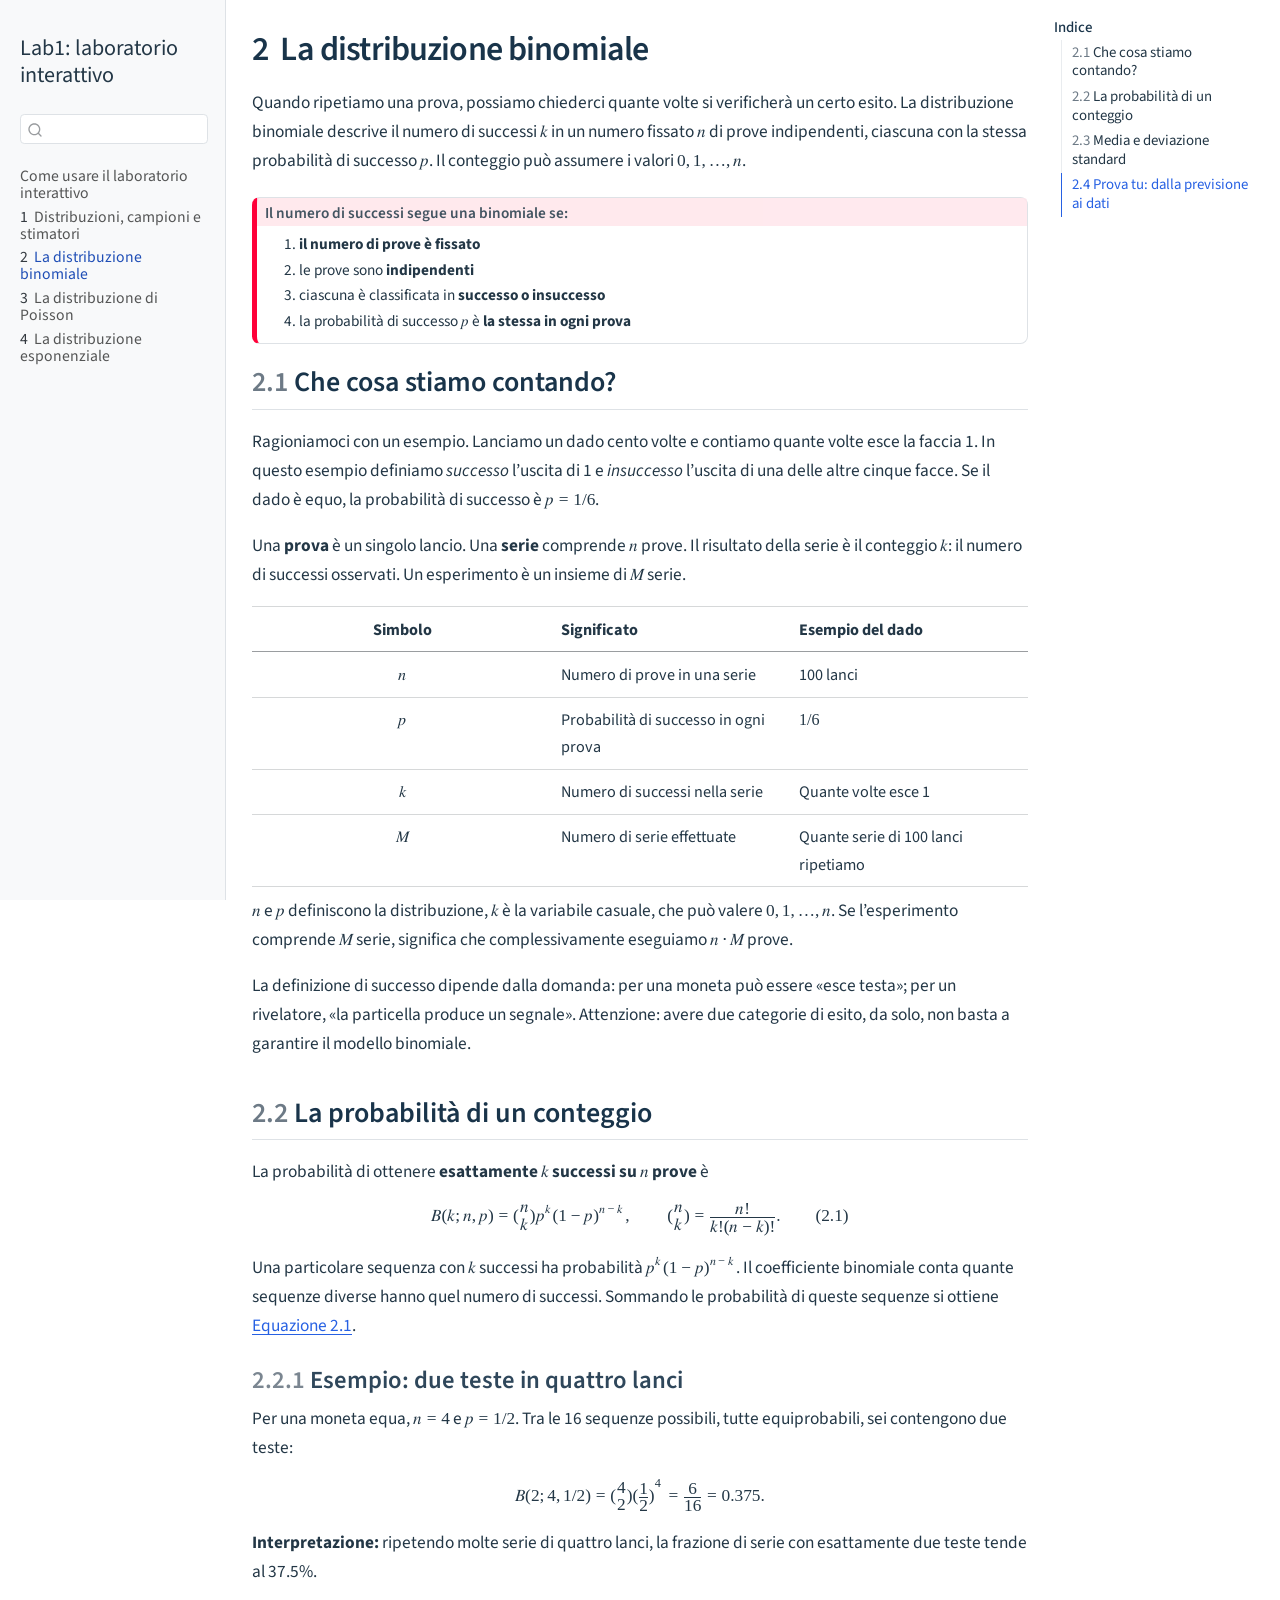
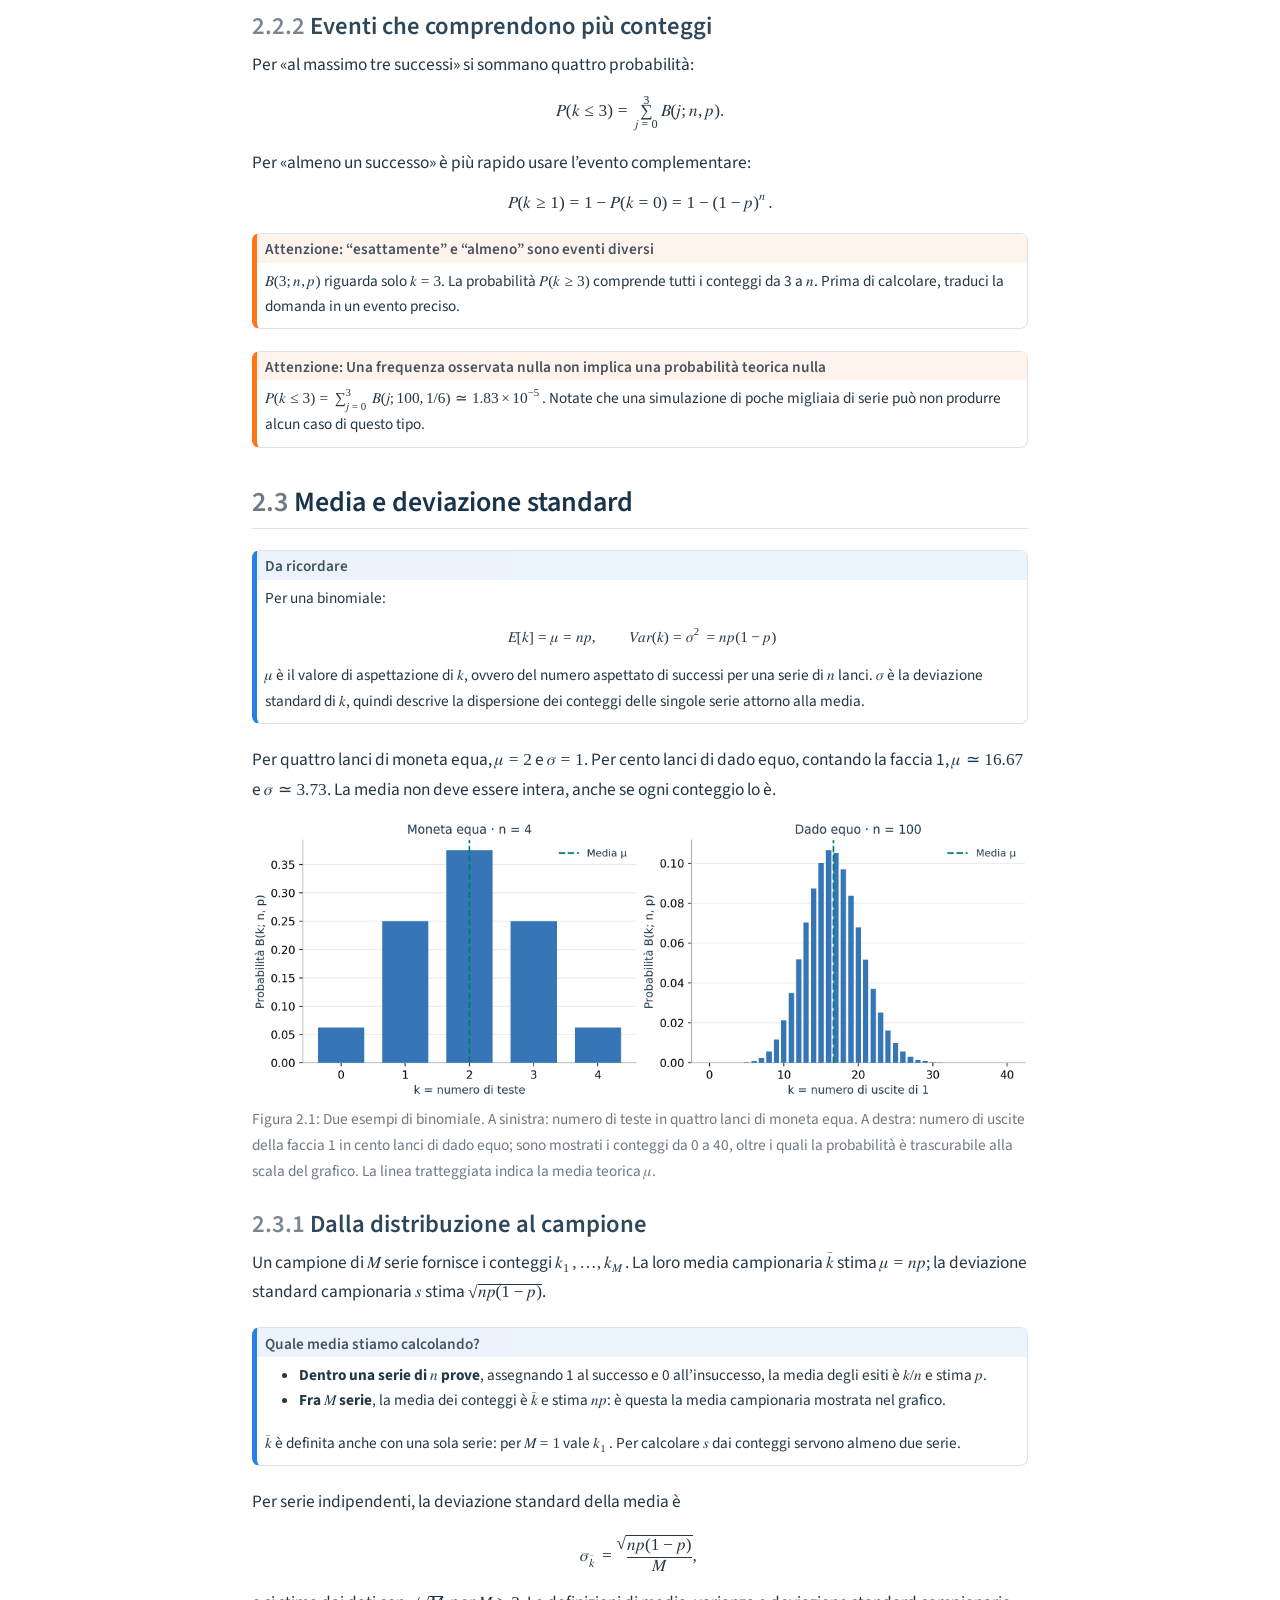
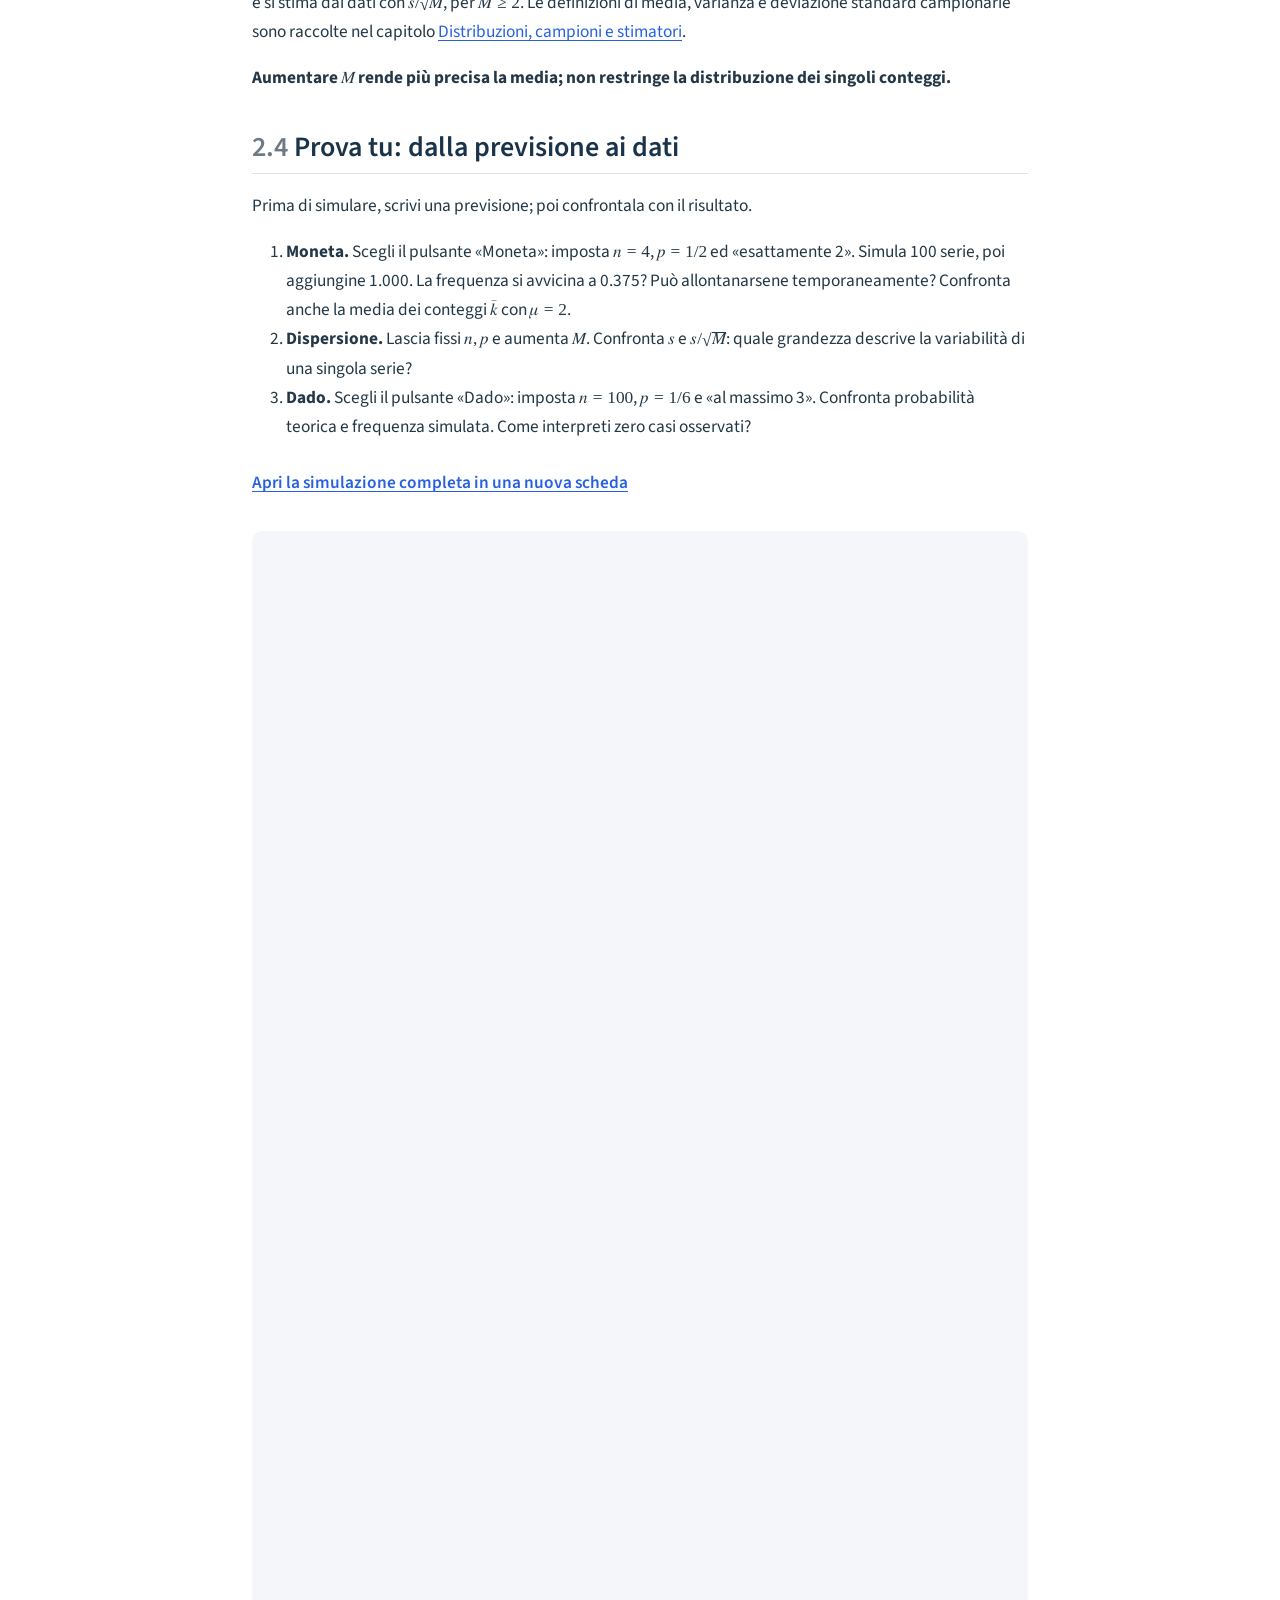
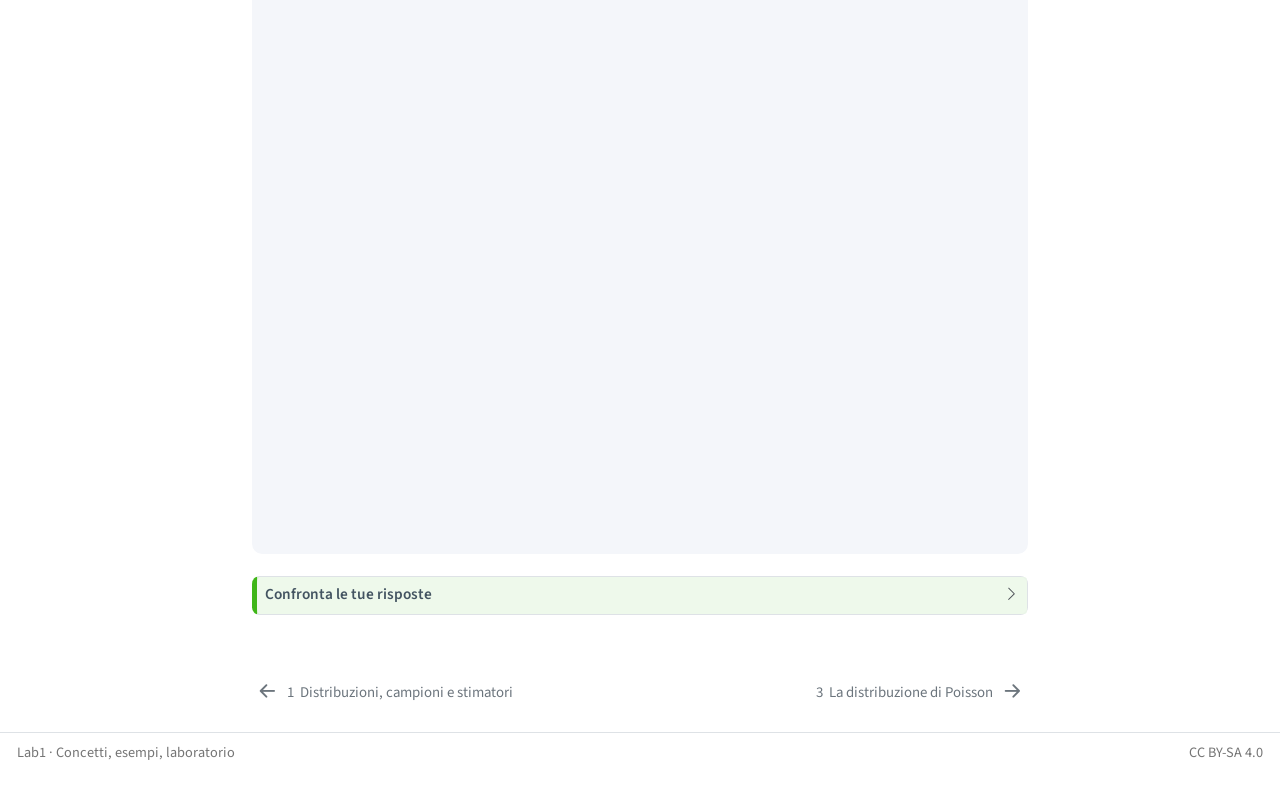
<file: capitoli/binomiale.html>
<!DOCTYPE html>
<html xmlns="http://www.w3.org/1999/xhtml" lang="it" xml:lang="it"><head>

<meta charset="utf-8">
<meta name="generator" content="quarto-1.11.9">

<meta name="viewport" content="width=device-width, initial-scale=1.0, user-scalable=yes">


<title>2&nbsp; La distribuzione binomiale – Lab1: laboratorio interattivo</title>
<style>
/* Default styles provided by pandoc.
** See https://pandoc.org/MANUAL.html#variables-for-html for config info.
*/
span.smallcaps{font-variant: small-caps;}
div.columns{display: flex; gap: 1.5em;}
div.column{flex: auto;}
@media screen {
div.columns{gap: min(4vw, 1.5em);}
div.column{overflow-x: auto;}
}
div.hanging-indent{margin-left: 1.5em; text-indent: -1.5em;}
ul.task-list{list-style: none;}
ul.task-list li input[type="checkbox"] {
  width: 0.8em;
  margin: 0 0.8em 0.2em -1em; /* quarto-specific, see https://github.com/quarto-dev/quarto-cli/issues/4556 */ 
  vertical-align: middle;
}
</style>


<script src="../site_libs/quarto-nav/quarto-nav.js"></script>
<script src="../site_libs/quarto-nav/headroom.min.js"></script>
<script src="../site_libs/clipboard/clipboard.min.js"></script>
<script src="../site_libs/quarto-search/autocomplete.umd.js"></script>
<script src="../site_libs/quarto-search/fuse.min.js"></script>
<script src="../site_libs/quarto-search/quarto-search.js"></script>
<meta name="quarto:offset" content="../">
<link href="../capitoli/poisson.html" rel="next">
<link href="../capitoli/distribuzioni-stimatori.html" rel="prev">
<script src="../site_libs/quarto-html/quarto.js" type="module"></script>
<script src="../site_libs/quarto-html/tabsets/tabsets.js" type="module"></script>
<script src="../site_libs/quarto-html/scrollable-regions/scrollable-regions.js" type="module"></script>
<script src="../site_libs/quarto-html/popper.min.js"></script>
<script src="../site_libs/quarto-html/tippy.umd.min.js"></script>
<script src="../site_libs/quarto-html/anchor.min.js"></script>
<link href="../site_libs/quarto-html/tippy.css" rel="stylesheet">
<link href="../site_libs/quarto-html/quarto-syntax-highlighting-63b5708e65d6cd79cd7618c58d0c21e7.css" rel="stylesheet" id="quarto-text-highlighting-styles">
<script src="../site_libs/bootstrap/bootstrap.min.js"></script>
<link href="../site_libs/bootstrap/bootstrap-icons.css" rel="stylesheet">
<link href="../site_libs/bootstrap/bootstrap-00c553cb56ae2b2fef4e3584dbe98d2f.min.css" rel="stylesheet" append-hash="true" id="quarto-bootstrap" data-mode="light">
<script id="quarto-search-options" type="application/json">{
  "location": "sidebar",
  "copy-button": false,
  "collapse-after": 3,
  "panel-placement": "start",
  "type": "textbox",
  "limit": 50,
  "keyboard-shortcut": [
    "f",
    "/",
    "s"
  ],
  "show-item-context": false,
  "language": {
    "search-no-results-text": "Nessun risultato",
    "search-matching-documents-text": "documenti trovati",
    "search-copy-link-title": "Copiare il link nella ricerca",
    "search-hide-matches-text": "Nascondere i risultati aggiuntivi",
    "search-more-match-text": "ci sono altri risultati in questo documento",
    "search-more-matches-text": "ulteriori risultati in questo documento",
    "search-clear-button-title": "Pulire",
    "search-text-placeholder": "",
    "search-detached-cancel-button-title": "Cancellare",
    "search-submit-button-title": "Inviare",
    "search-label": "Ricerca"
  }
}</script>


<link rel="stylesheet" href="../assets/stile.css">
</head>

<body class="nav-sidebar docked quarto-light"><a id="quarto-skip-link" class="visually-hidden-focusable" href="#quarto-document-content">Vai al contenuto principale</a>

<div id="quarto-search-results"></div>
  <header id="quarto-header" class="headroom fixed-top">
  <nav class="quarto-secondary-nav" aria-label="Barra degli strumenti">
    <div class="container-fluid d-flex">
      <button type="button" class="quarto-btn-toggle btn" data-bs-toggle="collapse" role="button" data-bs-target=".quarto-sidebar-collapse-item" aria-controls="quarto-sidebar" aria-expanded="false" aria-label="Attiva/disattiva la barra laterale" onclick="if (window.quartoToggleHeadroom) { window.quartoToggleHeadroom(); }">
        <i class="bi bi-layout-text-sidebar-reverse"></i>
      </button>
        <nav class="quarto-page-breadcrumbs" aria-label="Percorso"><ol class="breadcrumb"><li class="breadcrumb-item"><a href="../capitoli/binomiale.html"><span class="chapter-number">2</span>&nbsp; <span class="chapter-title">La distribuzione binomiale</span></a></li></ol></nav>
        <a class="flex-grow-1" data-bs-toggle="collapse" data-bs-target=".quarto-sidebar-collapse-item" onclick="if (window.quartoToggleHeadroom) { window.quartoToggleHeadroom(); }">      
        </a>
      <button type="button" class="btn quarto-search-button" aria-label="Ricerca" onclick="window.quartoOpenSearch();">
        <i class="bi bi-search"></i>
      </button>
    </div>
  </nav>
</header>
<!-- content -->
<div id="quarto-content" class="quarto-container page-columns page-rows-contents page-layout-article">
<!-- sidebar -->
  <nav id="quarto-sidebar" class="sidebar collapse collapse-horizontal quarto-sidebar-collapse-item sidebar-navigation docked overflow-auto" aria-label="Sito web">
    <div class="pt-lg-2 mt-2 text-left sidebar-header">
    <div class="sidebar-title mb-0 py-0">
      <a href="../">Lab1: laboratorio interattivo</a> 
    </div>
      </div>
        <div class="mt-2 flex-shrink-0 align-items-center">
        <div class="sidebar-search">
        <div id="quarto-search" class="" title="Ricerca"></div>
        </div>
        </div>
    <div class="sidebar-menu-container"> 
    <ul class="list-unstyled mt-1">
        <li class="sidebar-item">
  <div class="sidebar-item-container"> 
  <a href="../index.html" class="sidebar-item-text sidebar-link">
 <span class="menu-text">Come usare il laboratorio interattivo</span></a>
  </div>
</li>
        <li class="sidebar-item">
  <div class="sidebar-item-container"> 
  <a href="../capitoli/distribuzioni-stimatori.html" class="sidebar-item-text sidebar-link">
 <span class="menu-text"><span class="chapter-number">1</span>&nbsp; <span class="chapter-title">Distribuzioni, campioni e stimatori</span></span></a>
  </div>
</li>
        <li class="sidebar-item">
  <div class="sidebar-item-container"> 
  <a href="../capitoli/binomiale.html" class="sidebar-item-text sidebar-link active">
 <span class="menu-text"><span class="chapter-number">2</span>&nbsp; <span class="chapter-title">La distribuzione binomiale</span></span></a>
  </div>
</li>
        <li class="sidebar-item">
  <div class="sidebar-item-container"> 
  <a href="../capitoli/poisson.html" class="sidebar-item-text sidebar-link">
 <span class="menu-text"><span class="chapter-number">3</span>&nbsp; <span class="chapter-title">La distribuzione di Poisson</span></span></a>
  </div>
</li>
        <li class="sidebar-item">
  <div class="sidebar-item-container"> 
  <a href="../capitoli/esponenziale.html" class="sidebar-item-text sidebar-link">
 <span class="menu-text"><span class="chapter-number">4</span>&nbsp; <span class="chapter-title">La distribuzione esponenziale</span></span></a>
  </div>
</li>
    </ul>
    </div>
</nav>
<div id="quarto-sidebar-glass" class="quarto-sidebar-collapse-item" data-bs-toggle="collapse" data-bs-target=".quarto-sidebar-collapse-item"></div>
<!-- margin-sidebar -->
    <div id="quarto-margin-sidebar" class="sidebar margin-sidebar">
        <nav id="TOC" role="doc-toc" aria-labelledby="toc-title" class="toc-active">
    <h2 id="toc-title">Indice</h2>
   
  <ul class="collapse">
  <li><a href="#che-cosa-stiamo-contando" id="toc-che-cosa-stiamo-contando" class="nav-link active" data-scroll-target="#che-cosa-stiamo-contando"><span class="header-section-number">2.1</span> Che cosa stiamo contando?</a></li>
  <li><a href="#la-probabilità-di-un-conteggio" id="toc-la-probabilità-di-un-conteggio" class="nav-link" data-scroll-target="#la-probabilità-di-un-conteggio"><span class="header-section-number">2.2</span> La probabilità di un conteggio</a></li>
  <li><a href="#media-e-deviazione-standard" id="toc-media-e-deviazione-standard" class="nav-link" data-scroll-target="#media-e-deviazione-standard"><span class="header-section-number">2.3</span> Media e deviazione standard</a></li>
  <li><a href="#sec-attivita" id="toc-sec-attivita" class="nav-link" data-scroll-target="#sec-attivita"><span class="header-section-number">2.4</span> Prova tu: dalla previsione ai dati</a></li>
  </ul>
</nav>
    </div>
<!-- main -->
<main class="content" id="quarto-document-content" tabindex="-1">

<header id="title-block-header" class="quarto-title-block default">
<div class="quarto-title">
<h1 class="title"><span id="sec-binomiale" class="quarto-section-identifier"><span class="chapter-number">2</span>&nbsp; <span class="chapter-title">La distribuzione binomiale</span></span></h1>
</div>



<div class="quarto-title-meta">

    
  
    
  </div>
  


</header>


<p>Quando ripetiamo una prova, possiamo chiederci quante volte si verificherà un certo esito. La distribuzione binomiale descrive il numero di successi <math display="inline" xmlns="http://www.w3.org/1998/Math/MathML"><semantics><mi>k</mi><annotation encoding="application/x-tex">k</annotation></semantics></math> in un numero fissato <math display="inline" xmlns="http://www.w3.org/1998/Math/MathML"><semantics><mi>n</mi><annotation encoding="application/x-tex">n</annotation></semantics></math> di prove indipendenti, ciascuna con la stessa probabilità di successo <math display="inline" xmlns="http://www.w3.org/1998/Math/MathML"><semantics><mi>p</mi><annotation encoding="application/x-tex">p</annotation></semantics></math>. Il conteggio può assumere i valori <math display="inline" xmlns="http://www.w3.org/1998/Math/MathML"><semantics><mrow><mn>0</mn><mo>,</mo><mn>1</mn><mo>,</mo><mi>…</mi><mo>,</mo><mi>n</mi></mrow><annotation encoding="application/x-tex">0,1,\ldots,n</annotation></semantics></math>.</p>
<div class="callout callout-style-default callout-important no-icon callout-titled">
<div class="callout-header d-flex align-content-center">
<div class="callout-icon-container">
<i class="callout-icon no-icon"></i>
</div>
<div class="callout-title-container flex-fill">
<span class="screen-reader-only">Importante</span>Il numero di successi segue una binomiale se:
</div>
</div>
<div class="callout-body-container callout-body">
<ol type="1">
<li><strong>il numero di prove è fissato</strong></li>
<li>le prove sono <strong>indipendenti</strong></li>
<li>ciascuna è classificata in <strong>successo o insuccesso</strong></li>
<li>la probabilità di successo <math display="inline" xmlns="http://www.w3.org/1998/Math/MathML"><semantics><mi>p</mi><annotation encoding="application/x-tex">p</annotation></semantics></math> è <strong>la stessa in ogni prova</strong></li>
</ol>
</div>
</div>
<section id="che-cosa-stiamo-contando" class="level2" data-number="2.1">
<h2 data-number="2.1" class="anchored" data-anchor-id="che-cosa-stiamo-contando"><span class="header-section-number">2.1</span> Che cosa stiamo contando?</h2>
<p>Ragioniamoci con un esempio. Lanciamo un dado cento volte e contiamo quante volte esce la faccia 1. In questo esempio definiamo <em>successo</em> l’uscita di 1 e <em>insuccesso</em> l’uscita di una delle altre cinque facce. Se il dado è equo, la probabilità di successo è <math display="inline" xmlns="http://www.w3.org/1998/Math/MathML"><semantics><mrow><mi>p</mi><mo>=</mo><mn>1</mn><mi>/</mi><mn>6</mn></mrow><annotation encoding="application/x-tex">p=1/6</annotation></semantics></math>.</p>
<p>Una <strong>prova</strong> è un singolo lancio. Una <strong>serie</strong> comprende <math display="inline" xmlns="http://www.w3.org/1998/Math/MathML"><semantics><mi>n</mi><annotation encoding="application/x-tex">n</annotation></semantics></math> prove. Il risultato della serie è il conteggio <math display="inline" xmlns="http://www.w3.org/1998/Math/MathML"><semantics><mi>k</mi><annotation encoding="application/x-tex">k</annotation></semantics></math>: il numero di successi osservati. Un esperimento è un insieme di <math display="inline" xmlns="http://www.w3.org/1998/Math/MathML"><semantics><mi>M</mi><annotation encoding="application/x-tex">M</annotation></semantics></math> serie.</p>
<table class="caption-top table">
<colgroup>
<col style="width: 38%">
<col style="width: 30%">
<col style="width: 30%">
</colgroup>
<thead>
<tr class="header">
<th style="text-align: center;">Simbolo</th>
<th style="text-align: left;">Significato</th>
<th style="text-align: left;">Esempio del dado</th>
</tr>
</thead>
<tbody>
<tr class="odd">
<td style="text-align: center;"><math display="inline" xmlns="http://www.w3.org/1998/Math/MathML"><semantics><mi>n</mi><annotation encoding="application/x-tex">n</annotation></semantics></math></td>
<td style="text-align: left;">Numero di prove in una serie</td>
<td style="text-align: left;">100 lanci</td>
</tr>
<tr class="even">
<td style="text-align: center;"><math display="inline" xmlns="http://www.w3.org/1998/Math/MathML"><semantics><mi>p</mi><annotation encoding="application/x-tex">p</annotation></semantics></math></td>
<td style="text-align: left;">Probabilità di successo in ogni prova</td>
<td style="text-align: left;"><math display="inline" xmlns="http://www.w3.org/1998/Math/MathML"><semantics><mrow><mn>1</mn><mi>/</mi><mn>6</mn></mrow><annotation encoding="application/x-tex">1/6</annotation></semantics></math></td>
</tr>
<tr class="odd">
<td style="text-align: center;"><math display="inline" xmlns="http://www.w3.org/1998/Math/MathML"><semantics><mi>k</mi><annotation encoding="application/x-tex">k</annotation></semantics></math></td>
<td style="text-align: left;">Numero di successi nella serie</td>
<td style="text-align: left;">Quante volte esce 1</td>
</tr>
<tr class="even">
<td style="text-align: center;"><math display="inline" xmlns="http://www.w3.org/1998/Math/MathML"><semantics><mi>M</mi><annotation encoding="application/x-tex">M</annotation></semantics></math></td>
<td style="text-align: left;">Numero di serie effettuate</td>
<td style="text-align: left;">Quante serie di 100 lanci ripetiamo</td>
</tr>
</tbody>
</table>
<p><math display="inline" xmlns="http://www.w3.org/1998/Math/MathML"><semantics><mi>n</mi><annotation encoding="application/x-tex">n</annotation></semantics></math> e <math display="inline" xmlns="http://www.w3.org/1998/Math/MathML"><semantics><mi>p</mi><annotation encoding="application/x-tex">p</annotation></semantics></math> definiscono la distribuzione, <math display="inline" xmlns="http://www.w3.org/1998/Math/MathML"><semantics><mi>k</mi><annotation encoding="application/x-tex">k</annotation></semantics></math> è la variabile casuale, che può valere <math display="inline" xmlns="http://www.w3.org/1998/Math/MathML"><semantics><mrow><mn>0</mn><mo>,</mo><mn>1</mn><mo>,</mo><mi>…</mi><mo>,</mo><mi>n</mi></mrow><annotation encoding="application/x-tex">0,1,\ldots,n</annotation></semantics></math>. Se l’esperimento comprende <math display="inline" xmlns="http://www.w3.org/1998/Math/MathML"><semantics><mi>M</mi><annotation encoding="application/x-tex">M</annotation></semantics></math> serie, significa che complessivamente eseguiamo <math display="inline" xmlns="http://www.w3.org/1998/Math/MathML"><semantics><mrow><mi>n</mi><mo>⋅</mo><mi>M</mi></mrow><annotation encoding="application/x-tex">n\cdot M</annotation></semantics></math> prove.</p>
<p>La definizione di successo dipende dalla domanda: per una moneta può essere «esce testa»; per un rivelatore, «la particella produce un segnale». Attenzione: avere due categorie di esito, da solo, non basta a garantire il modello binomiale.</p>
</section>
<section id="la-probabilità-di-un-conteggio" class="level2" data-number="2.2">
<h2 data-number="2.2" class="anchored" data-anchor-id="la-probabilità-di-un-conteggio"><span class="header-section-number">2.2</span> La probabilità di un conteggio</h2>
<p>La probabilità di ottenere <strong>esattamente <math display="inline" xmlns="http://www.w3.org/1998/Math/MathML"><semantics><mi>k</mi><annotation encoding="application/x-tex">k</annotation></semantics></math> successi su <math display="inline" xmlns="http://www.w3.org/1998/Math/MathML"><semantics><mi>n</mi><annotation encoding="application/x-tex">n</annotation></semantics></math> prove</strong> è</p>
<p><span id="eq-binomiale"><math display="block" xmlns="http://www.w3.org/1998/Math/MathML"><semantics><mrow><mi>B</mi><mo stretchy="false" form="prefix">(</mo><mi>k</mi><mo>;</mo><mi>n</mi><mo>,</mo><mi>p</mi><mo stretchy="false" form="postfix">)</mo><mo>=</mo><mrow><mo stretchy="true" form="prefix">(</mo><mfrac linethickness="0"><mi>n</mi><mi>k</mi></mfrac><mo stretchy="true" form="postfix">)</mo></mrow><msup><mi>p</mi><mi>k</mi></msup><mo stretchy="false" form="prefix">(</mo><mn>1</mn><mo>−</mo><mi>p</mi><msup><mo stretchy="false" form="postfix">)</mo><mrow><mi>n</mi><mo>−</mo><mi>k</mi></mrow></msup><mo>,</mo><mspace width="2.0em"></mspace><mrow><mo stretchy="true" form="prefix">(</mo><mfrac linethickness="0"><mi>n</mi><mi>k</mi></mfrac><mo stretchy="true" form="postfix">)</mo></mrow><mo>=</mo><mfrac><mrow><mi>n</mi><mi>!</mi></mrow><mrow><mi>k</mi><mi>!</mi><mo stretchy="false" form="prefix">(</mo><mi>n</mi><mo>−</mo><mi>k</mi><mo stretchy="false" form="postfix">)</mo><mi>!</mi></mrow></mfrac><mi>.</mi><mspace width="2.0em"></mspace><mo stretchy="false" form="prefix">(</mo><mn>2.1</mn><mo stretchy="false" form="postfix">)</mo></mrow><annotation encoding="application/x-tex">
B(k;n,p)=\binom{n}{k}p^k(1-p)^{n-k},
\qquad \binom{n}{k}=\frac{n!}{k!(n-k)!}.
 \qquad(2.1)</annotation></semantics></math></span></p>
<p>Una particolare sequenza con <math display="inline" xmlns="http://www.w3.org/1998/Math/MathML"><semantics><mi>k</mi><annotation encoding="application/x-tex">k</annotation></semantics></math> successi ha probabilità <math display="inline" xmlns="http://www.w3.org/1998/Math/MathML"><semantics><mrow><msup><mi>p</mi><mi>k</mi></msup><mo stretchy="false" form="prefix">(</mo><mn>1</mn><mo>−</mo><mi>p</mi><msup><mo stretchy="false" form="postfix">)</mo><mrow><mi>n</mi><mo>−</mo><mi>k</mi></mrow></msup></mrow><annotation encoding="application/x-tex">p^k(1-p)^{n-k}</annotation></semantics></math>. Il coefficiente binomiale conta quante sequenze diverse hanno quel numero di successi. Sommando le probabilità di queste sequenze si ottiene <a href="#eq-binomiale" class="quarto-xref">Equazione&nbsp;<span>2.1</span></a>.</p>
<section id="esempio-due-teste-in-quattro-lanci" class="level3" data-number="2.2.1">
<h3 data-number="2.2.1" class="anchored" data-anchor-id="esempio-due-teste-in-quattro-lanci"><span class="header-section-number">2.2.1</span> Esempio: due teste in quattro lanci</h3>
<p>Per una moneta equa, <math display="inline" xmlns="http://www.w3.org/1998/Math/MathML"><semantics><mrow><mi>n</mi><mo>=</mo><mn>4</mn></mrow><annotation encoding="application/x-tex">n=4</annotation></semantics></math> e <math display="inline" xmlns="http://www.w3.org/1998/Math/MathML"><semantics><mrow><mi>p</mi><mo>=</mo><mn>1</mn><mi>/</mi><mn>2</mn></mrow><annotation encoding="application/x-tex">p=1/2</annotation></semantics></math>. Tra le 16 sequenze possibili, tutte equiprobabili, sei contengono due teste:</p>
<p><math display="block" xmlns="http://www.w3.org/1998/Math/MathML"><semantics><mrow><mi>B</mi><mo stretchy="false" form="prefix">(</mo><mn>2</mn><mo>;</mo><mn>4</mn><mo>,</mo><mn>1</mn><mi>/</mi><mn>2</mn><mo stretchy="false" form="postfix">)</mo><mo>=</mo><mrow><mo stretchy="true" form="prefix">(</mo><mfrac linethickness="0"><mn>4</mn><mn>2</mn></mfrac><mo stretchy="true" form="postfix">)</mo></mrow><msup><mrow><mo stretchy="true" form="prefix">(</mo><mfrac><mn>1</mn><mn>2</mn></mfrac><mo stretchy="true" form="postfix">)</mo></mrow><mn>4</mn></msup><mo>=</mo><mfrac><mn>6</mn><mn>16</mn></mfrac><mo>=</mo><mn>0.375</mn><mi>.</mi></mrow><annotation encoding="application/x-tex">
B(2;4,1/2)=\binom{4}{2}\left(\frac12\right)^4
=\frac{6}{16}=0.375.
</annotation></semantics></math></p>
<p><strong>Interpretazione:</strong> ripetendo molte serie di quattro lanci, la frazione di serie con esattamente due teste tende al 37.5%.</p>
</section>
<section id="eventi-che-comprendono-più-conteggi" class="level3" data-number="2.2.2">
<h3 data-number="2.2.2" class="anchored" data-anchor-id="eventi-che-comprendono-più-conteggi"><span class="header-section-number">2.2.2</span> Eventi che comprendono più conteggi</h3>
<p>Per «al massimo tre successi» si sommano quattro probabilità:</p>
<p><math display="block" xmlns="http://www.w3.org/1998/Math/MathML"><semantics><mrow><mi>P</mi><mo stretchy="false" form="prefix">(</mo><mi>k</mi><mo>≤</mo><mn>3</mn><mo stretchy="false" form="postfix">)</mo><mo>=</mo><munderover><mo>∑</mo><mrow><mi>j</mi><mo>=</mo><mn>0</mn></mrow><mn>3</mn></munderover><mi>B</mi><mo stretchy="false" form="prefix">(</mo><mi>j</mi><mo>;</mo><mi>n</mi><mo>,</mo><mi>p</mi><mo stretchy="false" form="postfix">)</mo><mi>.</mi></mrow><annotation encoding="application/x-tex">
P(k\leq 3)=\sum_{j=0}^{3}B(j;n,p).
</annotation></semantics></math></p>
<p>Per «almeno un successo» è più rapido usare l’evento complementare:</p>
<p><math display="block" xmlns="http://www.w3.org/1998/Math/MathML"><semantics><mrow><mi>P</mi><mo stretchy="false" form="prefix">(</mo><mi>k</mi><mo>≥</mo><mn>1</mn><mo stretchy="false" form="postfix">)</mo><mo>=</mo><mn>1</mn><mo>−</mo><mi>P</mi><mo stretchy="false" form="prefix">(</mo><mi>k</mi><mo>=</mo><mn>0</mn><mo stretchy="false" form="postfix">)</mo><mo>=</mo><mn>1</mn><mo>−</mo><mo stretchy="false" form="prefix">(</mo><mn>1</mn><mo>−</mo><mi>p</mi><msup><mo stretchy="false" form="postfix">)</mo><mi>n</mi></msup><mi>.</mi></mrow><annotation encoding="application/x-tex">
P(k\geq1)=1-P(k=0)=1-(1-p)^n.
</annotation></semantics></math></p>
<div class="callout callout-style-default callout-warning no-icon callout-titled">
<div class="callout-header d-flex align-content-center">
<div class="callout-icon-container">
<i class="callout-icon no-icon"></i>
</div>
<div class="callout-title-container flex-fill">
<span class="screen-reader-only">Avviso</span>Attenzione: “esattamente” e “almeno” sono eventi diversi
</div>
</div>
<div class="callout-body-container callout-body">
<p><math display="inline" xmlns="http://www.w3.org/1998/Math/MathML"><semantics><mrow><mi>B</mi><mo stretchy="false" form="prefix">(</mo><mn>3</mn><mo>;</mo><mi>n</mi><mo>,</mo><mi>p</mi><mo stretchy="false" form="postfix">)</mo></mrow><annotation encoding="application/x-tex">B(3;n,p)</annotation></semantics></math> riguarda solo <math display="inline" xmlns="http://www.w3.org/1998/Math/MathML"><semantics><mrow><mi>k</mi><mo>=</mo><mn>3</mn></mrow><annotation encoding="application/x-tex">k=3</annotation></semantics></math>. La probabilità <math display="inline" xmlns="http://www.w3.org/1998/Math/MathML"><semantics><mrow><mi>P</mi><mo stretchy="false" form="prefix">(</mo><mi>k</mi><mo>≥</mo><mn>3</mn><mo stretchy="false" form="postfix">)</mo></mrow><annotation encoding="application/x-tex">P(k\geq3)</annotation></semantics></math> comprende tutti i conteggi da 3 a <math display="inline" xmlns="http://www.w3.org/1998/Math/MathML"><semantics><mi>n</mi><annotation encoding="application/x-tex">n</annotation></semantics></math>. Prima di calcolare, traduci la domanda in un evento preciso.</p>
</div>
</div>
<div class="callout callout-style-default callout-warning no-icon callout-titled">
<div class="callout-header d-flex align-content-center">
<div class="callout-icon-container">
<i class="callout-icon no-icon"></i>
</div>
<div class="callout-title-container flex-fill">
<span class="screen-reader-only">Avviso</span>Attenzione: Una frequenza osservata nulla non implica una probabilità teorica nulla
</div>
</div>
<div class="callout-body-container callout-body">
<p><math display="inline" xmlns="http://www.w3.org/1998/Math/MathML"><semantics><mrow><mi>P</mi><mo stretchy="false" form="prefix">(</mo><mi>k</mi><mo>≤</mo><mn>3</mn><mo stretchy="false" form="postfix">)</mo><mo>=</mo><msubsup><mo>∑</mo><mrow><mi>j</mi><mo>=</mo><mn>0</mn></mrow><mn>3</mn></msubsup><mi>B</mi><mo stretchy="false" form="prefix">(</mo><mi>j</mi><mo>;</mo><mn>100</mn><mo>,</mo><mn>1</mn><mi>/</mi><mn>6</mn><mo stretchy="false" form="postfix">)</mo><mo>≃</mo><mn>1.83</mn><mo>×</mo><msup><mn>10</mn><mrow><mi>−</mi><mn>5</mn></mrow></msup></mrow><annotation encoding="application/x-tex">P(k\leq3)=\sum_{j=0}^{3}B(j;100,1/6)\simeq1.83\times10^{-5}</annotation></semantics></math>. Notate che una simulazione di poche migliaia di serie può non produrre alcun caso di questo tipo.</p>
</div>
</div>
</section>
</section>
<section id="media-e-deviazione-standard" class="level2" data-number="2.3">
<h2 data-number="2.3" class="anchored" data-anchor-id="media-e-deviazione-standard"><span class="header-section-number">2.3</span> Media e deviazione standard</h2>
<div class="callout callout-style-default callout-note no-icon callout-titled">
<div class="callout-header d-flex align-content-center">
<div class="callout-icon-container">
<i class="callout-icon no-icon"></i>
</div>
<div class="callout-title-container flex-fill">
<span class="screen-reader-only">Nota</span>Da ricordare
</div>
</div>
<div class="callout-body-container callout-body">
<p>Per una binomiale:</p>
<p><math display="block" xmlns="http://www.w3.org/1998/Math/MathML"><semantics><mrow><mi>E</mi><mo stretchy="false" form="prefix">[</mo><mi>k</mi><mo stretchy="false" form="postfix">]</mo><mo>=</mo><mi>μ</mi><mo>=</mo><mi>n</mi><mi>p</mi><mo>,</mo><mspace width="2.0em"></mspace><mi>V</mi><mi>a</mi><mi>r</mi><mo stretchy="false" form="prefix">(</mo><mi>k</mi><mo stretchy="false" form="postfix">)</mo><mo>=</mo><msup><mi>σ</mi><mn>2</mn></msup><mo>=</mo><mi>n</mi><mi>p</mi><mo stretchy="false" form="prefix">(</mo><mn>1</mn><mo>−</mo><mi>p</mi><mo stretchy="false" form="postfix">)</mo></mrow><annotation encoding="application/x-tex">
E[k] = \mu=np,\qquad Var(k) = \sigma^2=np(1-p)
</annotation></semantics></math></p>
<p><math display="inline" xmlns="http://www.w3.org/1998/Math/MathML"><semantics><mi>μ</mi><annotation encoding="application/x-tex">\mu</annotation></semantics></math> è il valore di aspettazione di <math display="inline" xmlns="http://www.w3.org/1998/Math/MathML"><semantics><mi>k</mi><annotation encoding="application/x-tex">k</annotation></semantics></math>, ovvero del numero aspettato di successi per una serie di <math display="inline" xmlns="http://www.w3.org/1998/Math/MathML"><semantics><mi>n</mi><annotation encoding="application/x-tex">n</annotation></semantics></math> lanci. <math display="inline" xmlns="http://www.w3.org/1998/Math/MathML"><semantics><mi>σ</mi><annotation encoding="application/x-tex">\sigma</annotation></semantics></math> è la deviazione standard di <math display="inline" xmlns="http://www.w3.org/1998/Math/MathML"><semantics><mi>k</mi><annotation encoding="application/x-tex">k</annotation></semantics></math>, quindi descrive la dispersione dei conteggi delle singole serie attorno alla media.</p>
</div>
</div>
<p>Per quattro lanci di moneta equa, <math display="inline" xmlns="http://www.w3.org/1998/Math/MathML"><semantics><mrow><mi>μ</mi><mo>=</mo><mn>2</mn></mrow><annotation encoding="application/x-tex">\mu=2</annotation></semantics></math> e <math display="inline" xmlns="http://www.w3.org/1998/Math/MathML"><semantics><mrow><mi>σ</mi><mo>=</mo><mn>1</mn></mrow><annotation encoding="application/x-tex">\sigma=1</annotation></semantics></math>. Per cento lanci di dado equo, contando la faccia 1, <math display="inline" xmlns="http://www.w3.org/1998/Math/MathML"><semantics><mrow><mi>μ</mi><mo>≃</mo><mn>16.67</mn></mrow><annotation encoding="application/x-tex">\mu\simeq16.67</annotation></semantics></math> e <math display="inline" xmlns="http://www.w3.org/1998/Math/MathML"><semantics><mrow><mi>σ</mi><mo>≃</mo><mn>3.73</mn></mrow><annotation encoding="application/x-tex">\sigma\simeq3.73</annotation></semantics></math>. La media non deve essere intera, anche se ogni conteggio lo è.</p>
<div id="fig-confronto" class="quarto-float quarto-figure quarto-figure-center anchored" alt="Probabilità discrete per la moneta, simmetriche attorno a 2, e per il dado, concentrate attorno a 16,7.">
<figure class="quarto-float quarto-float-fig figure">
<div aria-describedby="fig-confronto-caption-0ceaefa1-69ba-4598-a22c-09a6ac19f8ca">
<img src="../immagini/binomiale_confronto.png" class="img-fluid figure-img" style="width:100.0%" alt="Probabilità discrete per la moneta, simmetriche attorno a 2, e per il dado, concentrate attorno a 16,7.">
</div>
<figcaption class="quarto-float-caption-bottom quarto-float-caption quarto-float-fig" id="fig-confronto-caption-0ceaefa1-69ba-4598-a22c-09a6ac19f8ca">
Figura&nbsp;2.1: Due esempi di binomiale. A sinistra: numero di teste in quattro lanci di moneta equa. A destra: numero di uscite della faccia 1 in cento lanci di dado equo; sono mostrati i conteggi da 0 a 40, oltre i quali la probabilità è trascurabile alla scala del grafico. La linea tratteggiata indica la media teorica <math display="inline" xmlns="http://www.w3.org/1998/Math/MathML"><semantics><mi>μ</mi><annotation encoding="application/x-tex">\mu</annotation></semantics></math>.
</figcaption>
</figure>
</div>
<section id="dalla-distribuzione-al-campione" class="level3" data-number="2.3.1">
<h3 data-number="2.3.1" class="anchored" data-anchor-id="dalla-distribuzione-al-campione"><span class="header-section-number">2.3.1</span> Dalla distribuzione al campione</h3>
<p>Un campione di <math display="inline" xmlns="http://www.w3.org/1998/Math/MathML"><semantics><mi>M</mi><annotation encoding="application/x-tex">M</annotation></semantics></math> serie fornisce i conteggi <math display="inline" xmlns="http://www.w3.org/1998/Math/MathML"><semantics><mrow><msub><mi>k</mi><mn>1</mn></msub><mo>,</mo><mi>…</mi><mo>,</mo><msub><mi>k</mi><mi>M</mi></msub></mrow><annotation encoding="application/x-tex">k_1,\ldots,k_M</annotation></semantics></math>. La loro media campionaria <math display="inline" xmlns="http://www.w3.org/1998/Math/MathML"><semantics><mover><mi>k</mi><mo accent="true">‾</mo></mover><annotation encoding="application/x-tex">\bar{k}</annotation></semantics></math> stima <math display="inline" xmlns="http://www.w3.org/1998/Math/MathML"><semantics><mrow><mi>μ</mi><mo>=</mo><mi>n</mi><mi>p</mi></mrow><annotation encoding="application/x-tex">\mu=np</annotation></semantics></math>; la deviazione standard campionaria <math display="inline" xmlns="http://www.w3.org/1998/Math/MathML"><semantics><mi>s</mi><annotation encoding="application/x-tex">s</annotation></semantics></math> stima <math display="inline" xmlns="http://www.w3.org/1998/Math/MathML"><semantics><msqrt><mrow><mi>n</mi><mi>p</mi><mo stretchy="false" form="prefix">(</mo><mn>1</mn><mo>−</mo><mi>p</mi><mo stretchy="false" form="postfix">)</mo></mrow></msqrt><annotation encoding="application/x-tex">\sqrt{np(1-p)}</annotation></semantics></math>.</p>
<div class="callout callout-style-default callout-note no-icon callout-titled">
<div class="callout-header d-flex align-content-center">
<div class="callout-icon-container">
<i class="callout-icon no-icon"></i>
</div>
<div class="callout-title-container flex-fill">
<span class="screen-reader-only">Nota</span>Quale media stiamo calcolando?
</div>
</div>
<div class="callout-body-container callout-body">
<ul>
<li><strong>Dentro una serie di <math display="inline" xmlns="http://www.w3.org/1998/Math/MathML"><semantics><mi>n</mi><annotation encoding="application/x-tex">n</annotation></semantics></math> prove</strong>, assegnando 1 al successo e 0 all’insuccesso, la media degli esiti è <math display="inline" xmlns="http://www.w3.org/1998/Math/MathML"><semantics><mrow><mi>k</mi><mi>/</mi><mi>n</mi></mrow><annotation encoding="application/x-tex">k/n</annotation></semantics></math> e stima <math display="inline" xmlns="http://www.w3.org/1998/Math/MathML"><semantics><mi>p</mi><annotation encoding="application/x-tex">p</annotation></semantics></math>.</li>
<li><strong>Fra <math display="inline" xmlns="http://www.w3.org/1998/Math/MathML"><semantics><mi>M</mi><annotation encoding="application/x-tex">M</annotation></semantics></math> serie</strong>, la media dei conteggi è <math display="inline" xmlns="http://www.w3.org/1998/Math/MathML"><semantics><mover><mi>k</mi><mo accent="true">‾</mo></mover><annotation encoding="application/x-tex">\bar{k}</annotation></semantics></math> e stima <math display="inline" xmlns="http://www.w3.org/1998/Math/MathML"><semantics><mrow><mi>n</mi><mi>p</mi></mrow><annotation encoding="application/x-tex">np</annotation></semantics></math>: è questa la media campionaria mostrata nel grafico.</li>
</ul>
<p><math display="inline" xmlns="http://www.w3.org/1998/Math/MathML"><semantics><mover><mi>k</mi><mo accent="true">‾</mo></mover><annotation encoding="application/x-tex">\bar{k}</annotation></semantics></math> è definita anche con una sola serie: per <math display="inline" xmlns="http://www.w3.org/1998/Math/MathML"><semantics><mrow><mi>M</mi><mo>=</mo><mn>1</mn></mrow><annotation encoding="application/x-tex">M=1</annotation></semantics></math> vale <math display="inline" xmlns="http://www.w3.org/1998/Math/MathML"><semantics><msub><mi>k</mi><mn>1</mn></msub><annotation encoding="application/x-tex">k_1</annotation></semantics></math>. Per calcolare <math display="inline" xmlns="http://www.w3.org/1998/Math/MathML"><semantics><mi>s</mi><annotation encoding="application/x-tex">s</annotation></semantics></math> dai conteggi servono almeno due serie.</p>
</div>
</div>
<p>Per serie indipendenti, la deviazione standard della media è</p>
<p><math display="block" xmlns="http://www.w3.org/1998/Math/MathML"><semantics><mrow><msub><mi>σ</mi><mover><mi>k</mi><mo accent="true">‾</mo></mover></msub><mo>=</mo><msqrt><mfrac><mrow><mi>n</mi><mi>p</mi><mo stretchy="false" form="prefix">(</mo><mn>1</mn><mo>−</mo><mi>p</mi><mo stretchy="false" form="postfix">)</mo></mrow><mi>M</mi></mfrac></msqrt><mo>,</mo></mrow><annotation encoding="application/x-tex">
\sigma_{\bar{k}}=\sqrt{\frac{np(1-p)}{M}},
</annotation></semantics></math></p>
<p>e si stima dai dati con <math display="inline" xmlns="http://www.w3.org/1998/Math/MathML"><semantics><mrow><mi>s</mi><mi>/</mi><msqrt><mi>M</mi></msqrt></mrow><annotation encoding="application/x-tex">s/\sqrt M</annotation></semantics></math>, per <math display="inline" xmlns="http://www.w3.org/1998/Math/MathML"><semantics><mrow><mi>M</mi><mo>≥</mo><mn>2</mn></mrow><annotation encoding="application/x-tex">M\geq2</annotation></semantics></math>. Le definizioni di media, varianza e deviazione standard campionarie sono raccolte nel capitolo <a href="../capitoli/distribuzioni-stimatori.html#sec-stimatori">Distribuzioni, campioni e stimatori</a>.</p>
<p><strong>Aumentare <math display="inline" xmlns="http://www.w3.org/1998/Math/MathML"><semantics><mi>M</mi><annotation encoding="application/x-tex">M</annotation></semantics></math> rende più precisa la media; non restringe la distribuzione dei singoli conteggi.</strong></p>
</section>
</section>
<section id="sec-attivita" class="level2" data-number="2.4">
<h2 data-number="2.4" class="anchored" data-anchor-id="sec-attivita"><span class="header-section-number">2.4</span> Prova tu: dalla previsione ai dati</h2>
<p>Prima di simulare, scrivi una previsione; poi confrontala con il risultato.</p>
<ol type="1">
<li><strong>Moneta.</strong> Scegli il pulsante «Moneta»: imposta <math display="inline" xmlns="http://www.w3.org/1998/Math/MathML"><semantics><mrow><mi>n</mi><mo>=</mo><mn>4</mn></mrow><annotation encoding="application/x-tex">n=4</annotation></semantics></math>, <math display="inline" xmlns="http://www.w3.org/1998/Math/MathML"><semantics><mrow><mi>p</mi><mo>=</mo><mn>1</mn><mi>/</mi><mn>2</mn></mrow><annotation encoding="application/x-tex">p=1/2</annotation></semantics></math> ed «esattamente 2». Simula 100 serie, poi aggiungine 1.000. La frequenza si avvicina a 0.375? Può allontanarsene temporaneamente? Confronta anche la media dei conteggi <math display="inline" xmlns="http://www.w3.org/1998/Math/MathML"><semantics><mover><mi>k</mi><mo accent="true">‾</mo></mover><annotation encoding="application/x-tex">\bar{k}</annotation></semantics></math> con <math display="inline" xmlns="http://www.w3.org/1998/Math/MathML"><semantics><mrow><mi>μ</mi><mo>=</mo><mn>2</mn></mrow><annotation encoding="application/x-tex">\mu=2</annotation></semantics></math>.</li>
<li><strong>Dispersione.</strong> Lascia fissi <math display="inline" xmlns="http://www.w3.org/1998/Math/MathML"><semantics><mrow><mi>n</mi><mo>,</mo><mi>p</mi></mrow><annotation encoding="application/x-tex">n,p</annotation></semantics></math> e aumenta <math display="inline" xmlns="http://www.w3.org/1998/Math/MathML"><semantics><mi>M</mi><annotation encoding="application/x-tex">M</annotation></semantics></math>. Confronta <math display="inline" xmlns="http://www.w3.org/1998/Math/MathML"><semantics><mi>s</mi><annotation encoding="application/x-tex">s</annotation></semantics></math> e <math display="inline" xmlns="http://www.w3.org/1998/Math/MathML"><semantics><mrow><mi>s</mi><mi>/</mi><msqrt><mi>M</mi></msqrt></mrow><annotation encoding="application/x-tex">s/\sqrt M</annotation></semantics></math>: quale grandezza descrive la variabilità di una singola serie?</li>
<li><strong>Dado.</strong> Scegli il pulsante «Dado»: imposta <math display="inline" xmlns="http://www.w3.org/1998/Math/MathML"><semantics><mrow><mi>n</mi><mo>=</mo><mn>100</mn></mrow><annotation encoding="application/x-tex">n=100</annotation></semantics></math>, <math display="inline" xmlns="http://www.w3.org/1998/Math/MathML"><semantics><mrow><mi>p</mi><mo>=</mo><mn>1</mn><mi>/</mi><mn>6</mn></mrow><annotation encoding="application/x-tex">p=1/6</annotation></semantics></math> e «al massimo 3». Confronta probabilità teorica e frequenza simulata. Come interpreti zero casi osservati?</li>
</ol>
<p><a href="../interattivi/binomiale_lab1.html" class="lab-open" target="_blank" rel="noopener">Apri la simulazione completa in una nuova scheda</a></p>
<iframe id="binomiale-frame" class="lab-frame" src="../interattivi/binomiale_lab1.html?embed=1" title="Simulazione della distribuzione binomiale: moneta e dado" loading="lazy" sandbox="allow-scripts allow-downloads" style="width:100%;height:1400px;border:0;" allowfullscreen=""></iframe>
<div class="callout callout-style-default callout-tip no-icon callout-titled">
<div class="callout-header d-flex align-content-center collapsed" data-bs-toggle="collapse" data-bs-target=".callout-6-contents" aria-controls="callout-6" aria-expanded="false" aria-label="Toggle callout">
<div class="callout-icon-container">
<i class="callout-icon no-icon"></i>
</div>
<div class="callout-title-container flex-fill">
<span class="screen-reader-only">Consiglio</span>Confronta le tue risposte
</div>
<div class="callout-btn-toggle d-inline-block border-0 py-1 ps-1 pe-0 float-end"><i class="callout-toggle"></i></div>
</div>
<div id="callout-6" class="callout-6-contents callout-collapse collapse">
<div class="callout-body-container callout-body">
<p>La frequenza tende alla probabilità teorica, ma il suo avvicinamento non è monotono. <math display="inline" xmlns="http://www.w3.org/1998/Math/MathML"><semantics><mi>s</mi><annotation encoding="application/x-tex">s</annotation></semantics></math> stima la dispersione delle singole serie; <math display="inline" xmlns="http://www.w3.org/1998/Math/MathML"><semantics><mrow><mi>s</mi><mi>/</mi><msqrt><mi>M</mi></msqrt></mrow><annotation encoding="application/x-tex">s/\sqrt M</annotation></semantics></math> stima la precisione della loro media. Un evento molto raro può non comparire in un campione finito: il calcolo teorico resta diverso da zero.</p>
</div>
</div>
</div>


</section>

</main> <!-- /main -->
<script>
// Accept layout messages only from simulation frames embedded in this page.
window.addEventListener('message', function (event) {
  const frame = Array.from(document.querySelectorAll('iframe.lab-frame'))
    .find(function (candidate) { return event.source === candidate.contentWindow; });
  if (!frame) return;
  const message = event.data;
  if (!message || message.type !== 'lab1:height' || !Number.isFinite(message.height)) return;
  if (message.height < 200 || message.height > 12000) return;
  frame.style.height = Math.ceil(message.height) + 'px';
});
</script>
<script id="quarto-html-after-body" type="application/javascript">
  window.document.addEventListener("DOMContentLoaded", function (event) {
    const icon = "";
    const anchorJS = new window.AnchorJS();
    anchorJS.options = {
      placement: 'right',
      icon: icon
    };
    anchorJS.add('.anchored');
    const isCodeAnnotation = (el) => {
      for (const clz of el.classList) {
        if (clz.startsWith('code-annotation-')) {                     
          return true;
        }
      }
      return false;
    }
    const onCopySuccess = function(e) {
      // button target
      const button = e.trigger;
      // don't keep focus
      button.blur();
      // flash "checked"
      button.classList.add('code-copy-button-checked');
      var currentTitle = button.getAttribute("title");
      button.setAttribute("title", "Copiato!");
      let tooltip;
      if (window.bootstrap) {
        button.setAttribute("data-bs-toggle", "tooltip");
        button.setAttribute("data-bs-placement", "left");
        button.setAttribute("data-bs-title", "Copiato!");
        tooltip = new bootstrap.Tooltip(button, 
          { trigger: "manual", 
            customClass: "code-copy-button-tooltip",
            offset: [0, -8]});
        tooltip.show();    
      }
      setTimeout(function() {
        if (tooltip) {
          tooltip.hide();
          button.removeAttribute("data-bs-title");
          button.removeAttribute("data-bs-toggle");
          button.removeAttribute("data-bs-placement");
        }
        button.setAttribute("title", currentTitle);
        button.classList.remove('code-copy-button-checked');
      }, 1000);
      // clear code selection
      e.clearSelection();
    }
    const getTextToCopy = function(trigger) {
      const outerScaffold = trigger.parentElement.cloneNode(true);
      const codeEl = outerScaffold.querySelector('code');
      for (const childEl of codeEl.children) {
        if (isCodeAnnotation(childEl)) {
          childEl.remove();
        }
      }
      return codeEl.innerText;
    }
    const clipboard = new window.ClipboardJS('.code-copy-button:not([data-in-quarto-modal])', {
      text: getTextToCopy
    });
    clipboard.on('success', onCopySuccess);
    if (window.document.getElementById('quarto-embedded-source-code-modal')) {
      const clipboardModal = new window.ClipboardJS('.code-copy-button[data-in-quarto-modal]', {
        text: getTextToCopy,
        container: window.document.getElementById('quarto-embedded-source-code-modal')
      });
      clipboardModal.on('success', onCopySuccess);
    }
      var localhostRegex = new RegExp(/^(?:http|https):\/\/localhost\:?[0-9]*\//);
      var mailtoRegex = new RegExp(/^mailto:/);
        var filterRegex = new RegExp('/' + window.location.host + '/');
      var isInternal = (href) => {
          return filterRegex.test(href) || localhostRegex.test(href) || mailtoRegex.test(href);
      }
      // Inspect non-navigation links and adorn them if external
      window.quartoDecorateExternalLinks = function (root) {
     var links = (root || window.document).querySelectorAll('a[href]:not(.nav-link):not(.navbar-brand):not(.toc-action):not(.sidebar-link):not(.sidebar-item-toggle):not(.pagination-link):not(.no-external):not([aria-hidden]):not(.dropdown-item):not(.quarto-navigation-tool):not(.about-link)');
      for (var i=0; i<links.length; i++) {
        const link = links[i];
        if (!isInternal(link.href)) {
          // undo the damage that might have been done by quarto-nav.js in the case of
          // links that we want to consider external
          if (link.dataset.originalHref !== undefined) {
            link.href = link.dataset.originalHref;
          }
          if (!link.classList.contains('no-external-icon')) {
          }
        }
      }
      };
      window.quartoDecorateExternalLinks(window.document);
    // Esc closes the popup (WCAG 1.4.13) and focus leaving both trigger and
    // popup closes it (WCAG 2.4.11); tippy handles neither for interactive popups.
    const hideOnEscAndFocusOut = {
      name: 'hideOnEscAndFocusOut',
      defaultValue: true,
      fn(instance) {
        const dismiss = () => {
          // A show scheduled by the trigger delay would otherwise reopen it
          instance.clearDelayTimeouts();
          instance.hide();
        };
        const onKeyDown = (event) => {
          if (event.key !== 'Escape') {
            return;
          }
          // Keep Esc from also reaching page handlers (e.g. reveal.js overview),
          // except an open reveal.js slide menu, which Esc should close too.
          // The menu handles keys only when its keyboard option is on.
          const menuHandlesEsc = window.Reveal?.getPlugin?.('menu')?.isOpen() &&
            window.Reveal.getConfig().menu?.keyboard !== false;
          if (!menuHandlesEsc) {
            event.stopPropagation();
          }
          if (instance.popper.contains(window.document.activeElement)) {
            // Disabled while refocusing so the focus trigger does not reopen it
            instance.disable();
            instance.reference.focus();
            instance.enable();
          }
          dismiss();
        };
        const onFocusOut = (event) => {
          const target = event.relatedTarget;
          if (target && !instance.reference.contains(target) &&
              !instance.popper.contains(target)) {
            dismiss();
          }
        };
        // On the trigger too: a click trigger (code-annotations: select) has no
        // blur handling. Attached for the instance's lifetime so leaving the
        // trigger also cancels a show still pending on the trigger delay.
        instance.reference.addEventListener('focusout', onFocusOut);
        return {
          onShow() {
            window.document.addEventListener('keydown', onKeyDown, true);
            instance.popper.addEventListener('focusout', onFocusOut);
          },
          onHide() {
            window.document.removeEventListener('keydown', onKeyDown, true);
            instance.popper.removeEventListener('focusout', onFocusOut);
          },
          onDestroy() {
            instance.reference.removeEventListener('focusout', onFocusOut);
          },
        };
      },
    };
    function tippyHover(el, contentFn, onTriggerFn, onUntriggerFn) {
      const config = {
        allowHTML: true,
        maxWidth: 500,
        delay: 100,
        arrow: false,
        appendTo: function(el) {
            return el.parentElement;
        },
        interactive: true,
        interactiveBorder: 10,
        theme: 'quarto',
        placement: 'bottom-start',
        plugins: [hideOnEscAndFocusOut],
      };
      if (contentFn) {
        config.content = contentFn;
      }
      if (onTriggerFn) {
        config.onTrigger = onTriggerFn;
      }
      if (onUntriggerFn) {
        config.onUntrigger = onUntriggerFn;
      }
      window.tippy(el, config); 
    }
    const noterefs = window.document.querySelectorAll('a[role="doc-noteref"]');
    for (var i=0; i<noterefs.length; i++) {
      const ref = noterefs[i];
      tippyHover(ref, function() {
        // use id or data attribute instead here
        let href = ref.getAttribute('data-footnote-href') || ref.getAttribute('href');
        try { href = new URL(href).hash; } catch {}
        const id = href.replace(/^#\/?/, "");
        const note = window.document.getElementById(id);
        if (note) {
          return note.innerHTML;
        } else {
          return "";
        }
      });
    }
    const xrefs = window.document.querySelectorAll('a.quarto-xref');
    const processXRef = (id, note) => {
      // Strip column container classes
      const stripColumnClz = (el) => {
        el.classList.remove("page-full", "page-columns");
        if (el.children) {
          for (const child of el.children) {
            stripColumnClz(child);
          }
        }
      }
      stripColumnClz(note)
      if (id === null || id.startsWith('sec-')) {
        // Special case sections, only their first couple elements
        const container = document.createElement("div");
        if (note.children && note.children.length > 2) {
          container.appendChild(note.children[0].cloneNode(true));
          for (let i = 1; i < note.children.length; i++) {
            const child = note.children[i];
            if (child.tagName === "P" && child.innerText === "") {
              continue;
            } else {
              container.appendChild(child.cloneNode(true));
              break;
            }
          }
          if (window.Quarto?.typesetMath) {
            window.Quarto.typesetMath(container);
          }
          return container.innerHTML
        } else {
          if (window.Quarto?.typesetMath) {
            window.Quarto.typesetMath(note);
          }
          return note.innerHTML;
        }
      } else {
        // Remove any anchor links if they are present
        const anchorLink = note.querySelector('a.anchorjs-link');
        if (anchorLink) {
          anchorLink.remove();
        }
        if (window.Quarto?.typesetMath) {
          window.Quarto.typesetMath(note);
        }
        if (note.classList.contains("callout")) {
          return note.outerHTML;
        } else {
          return note.innerHTML;
        }
      }
    }
    for (var i=0; i<xrefs.length; i++) {
      const xref = xrefs[i];
      tippyHover(xref, undefined, function(instance) {
        instance.disable();
        let url = xref.getAttribute('href');
        let hash = undefined; 
        if (url.startsWith('#')) {
          hash = url;
        } else {
          try { hash = new URL(url).hash; } catch {}
        }
        if (hash) {
          const id = hash.replace(/^#\/?/, "");
          const note = window.document.getElementById(id);
          if (note !== null) {
            try {
              const html = processXRef(id, note.cloneNode(true));
              instance.setContent(html);
            } finally {
              instance.enable();
              instance.show();
            }
          } else {
            // See if we can fetch this
            fetch(url.split('#')[0])
            .then(res => res.text())
            .then(html => {
              const parser = new DOMParser();
              const htmlDoc = parser.parseFromString(html, "text/html");
              const note = htmlDoc.getElementById(id);
              if (note !== null) {
                const html = processXRef(id, note);
                instance.setContent(html);
              } 
            }).finally(() => {
              instance.enable();
              instance.show();
            });
          }
        } else {
          // See if we can fetch a full url (with no hash to target)
          // This is a special case and we should probably do some content thinning / targeting
          fetch(url)
          .then(res => res.text())
          .then(html => {
            const parser = new DOMParser();
            const htmlDoc = parser.parseFromString(html, "text/html");
            const note = htmlDoc.querySelector('main.content');
            if (note !== null) {
              // This should only happen for chapter cross references
              // (since there is no id in the URL)
              // remove the first header
              if (note.children.length > 0 && note.children[0].tagName === "HEADER") {
                note.children[0].remove();
              }
              const html = processXRef(null, note);
              instance.setContent(html);
            } 
          }).finally(() => {
            instance.enable();
            instance.show();
          });
        }
      }, function(instance) {
      });
    }
        let selectedAnnoteEl;
        const selectorForAnnotation = ( cell, annotation) => {
          let cellAttr = 'data-code-cell="' + cell + '"';
          let lineAttr = 'data-code-annotation="' +  annotation + '"';
          const selector = 'span[' + cellAttr + '][' + lineAttr + ']';
          return selector;
        }
        const selectCodeLines = (annoteEl) => {
          const doc = window.document;
          const targetCell = annoteEl.getAttribute("data-target-cell");
          const targetAnnotation = annoteEl.getAttribute("data-target-annotation");
          const annoteSpan = window.document.querySelector(selectorForAnnotation(targetCell, targetAnnotation));
          const lines = annoteSpan.getAttribute("data-code-lines").split(",");
          const lineIds = lines.map((line) => {
            return targetCell + "-" + line;
          })
          // Each band is positioned against its own containing block, which is
          // not the offsetParent of the lines, so place it from client rects.
          const placeBand = (band, firstEl, lastEl, codeBlock) => {
            const container = band.offsetParent;
            if (container === null) {
              return;
            }
            const containerRect = container.getBoundingClientRect();
            // Reveal.js scales slides with a transform, so convert client
            // pixels back to the CSS pixels of the container.
            const scale = containerRect.height / container.offsetHeight || 1;
            const firstRect = firstEl.getBoundingClientRect();
            const lastRect = lastEl.getBoundingClientRect();
            const top = (firstRect.top - containerRect.top) / scale - container.clientTop + container.scrollTop;
            const height = (lastRect.bottom - firstRect.top) / scale;
            band.style.top = top - 2 + "px";
            band.style.height = height + 4 + "px";
            if (codeBlock) {
              // Without the copy button wrapper, the containing block is wider
              // than the code block, so span the code block explicitly.
              const blockRect = codeBlock.getBoundingClientRect();
              band.style.left = (blockRect.left - containerRect.left) / scale - container.clientLeft + container.scrollLeft + "px";
              band.style.width = blockRect.width / scale + "px";
            }
          };
          if (lineIds.length > 0) {
            const el = window.document.getElementById(lineIds[0]);
            const lastEl = window.document.getElementById(lineIds[lineIds.length - 1]);
            const parent = el.parentElement.parentElement;
            // cook up a div (if necessary) and position it
            let div = window.document.getElementById("code-annotation-line-highlight");
            if (div === null) {
              div = window.document.createElement("div");
              div.setAttribute("id", "code-annotation-line-highlight");
              div.style.position = 'absolute';
              parent.appendChild(div);
            }
            placeBand(div, el, lastEl, parent.closest("div.sourceCode") || parent);
            let gutterDiv = window.document.getElementById("code-annotation-line-highlight-gutter");
            if (gutterDiv === null) {
              gutterDiv = window.document.createElement("div");
              gutterDiv.setAttribute("id", "code-annotation-line-highlight-gutter");
              gutterDiv.style.position = 'absolute';
              const codeCell = window.document.getElementById(targetCell);
              const gutter = codeCell.querySelector('.code-annotation-gutter');
              gutter.appendChild(gutterDiv);
            }
            placeBand(gutterDiv, el, lastEl);
            selectedAnnoteEl = annoteEl;
          }
        };
        const unselectCodeLines = () => {
          const elementsIds = ["code-annotation-line-highlight", "code-annotation-line-highlight-gutter"];
          elementsIds.forEach((elId) => {
            const div = window.document.getElementById(elId);
            if (div) {
              div.remove();
            }
          });
          selectedAnnoteEl = undefined;
        };
          // Handle positioning of the toggle
      window.addEventListener(
        "resize",
        throttle(() => {
          elRect = undefined;
          if (selectedAnnoteEl) {
            selectCodeLines(selectedAnnoteEl);
          }
        }, 10)
      );
      function throttle(fn, ms) {
      let throttle = false;
      let timer;
        return (...args) => {
          if(!throttle) { // first call gets through
              fn.apply(this, args);
              throttle = true;
          } else { // all the others get throttled
              if(timer) clearTimeout(timer); // cancel #2
              timer = setTimeout(() => {
                fn.apply(this, args);
                timer = throttle = false;
              }, ms);
          }
        };
      }
        // Attach click handler to the DT
        const annoteDls = window.document.querySelectorAll('dt[data-target-cell]');
        for (const annoteDlNode of annoteDls) {
          annoteDlNode.addEventListener('click', (event) => {
            const clickedEl = event.target;
            if (clickedEl !== selectedAnnoteEl) {
              unselectCodeLines();
              const activeEl = window.document.querySelector('dt[data-target-cell].code-annotation-active');
              if (activeEl) {
                activeEl.classList.remove('code-annotation-active');
              }
              selectCodeLines(clickedEl);
              clickedEl.classList.add('code-annotation-active');
            } else {
              // Unselect the line
              unselectCodeLines();
              clickedEl.classList.remove('code-annotation-active');
            }
          });
        }
    const findCites = (el) => {
      const parentEl = el.parentElement;
      if (parentEl) {
        const cites = parentEl.dataset.cites;
        if (cites) {
          return {
            el,
            cites: cites.split(' ')
          };
        } else {
          return findCites(el.parentElement)
        }
      } else {
        return undefined;
      }
    };
    var bibliorefs = window.document.querySelectorAll('a[role="doc-biblioref"]');
    for (var i=0; i<bibliorefs.length; i++) {
      const ref = bibliorefs[i];
      const citeInfo = findCites(ref);
      if (citeInfo) {
        tippyHover(citeInfo.el, function() {
          var popup = window.document.createElement('div');
          citeInfo.cites.forEach(function(cite) {
            var citeDiv = window.document.createElement('div');
            citeDiv.classList.add('hanging-indent');
            citeDiv.classList.add('csl-entry');
            var biblioDiv = window.document.getElementById('ref-' + cite);
            if (biblioDiv) {
              citeDiv.innerHTML = biblioDiv.innerHTML;
            }
            popup.appendChild(citeDiv);
          });
          return popup.innerHTML;
        });
      }
    }
  });
  </script>
  <script type="application/javascript">
  window.quartoScrollableRegionsLabels = {"code":"Codice scorrevole","output":"Uscita scorrevole"};
  </script>
<nav class="page-navigation" aria-label="Pagina">
  <div class="nav-page nav-page-previous">
      <a href="../capitoli/distribuzioni-stimatori.html" class="pagination-link" aria-label="Distribuzioni, campioni e stimatori">
        <i class="bi bi-arrow-left-short"></i> <span class="nav-page-text"><span class="chapter-number">1</span>&nbsp; <span class="chapter-title">Distribuzioni, campioni e stimatori</span></span>
      </a>          
  </div>
  <div class="nav-page nav-page-next">
      <a href="../capitoli/poisson.html" class="pagination-link" aria-label="La distribuzione di Poisson">
        <span class="nav-page-text"><span class="chapter-number">3</span>&nbsp; <span class="chapter-title">La distribuzione di Poisson</span></span> <i class="bi bi-arrow-right-short"></i>
      </a>
  </div>
</nav>
</div> <!-- /content -->
<footer class="footer">
  <div class="nav-footer">
    <div class="nav-footer-left">
<p>Lab1 · Concetti, esempi, laboratorio</p>
</div>   
    <div class="nav-footer-center">
      &nbsp;
    </div>
    <div class="nav-footer-right">
<p>CC BY-SA 4.0</p>
</div>
  </div>
</footer>




</body></html>
</file>
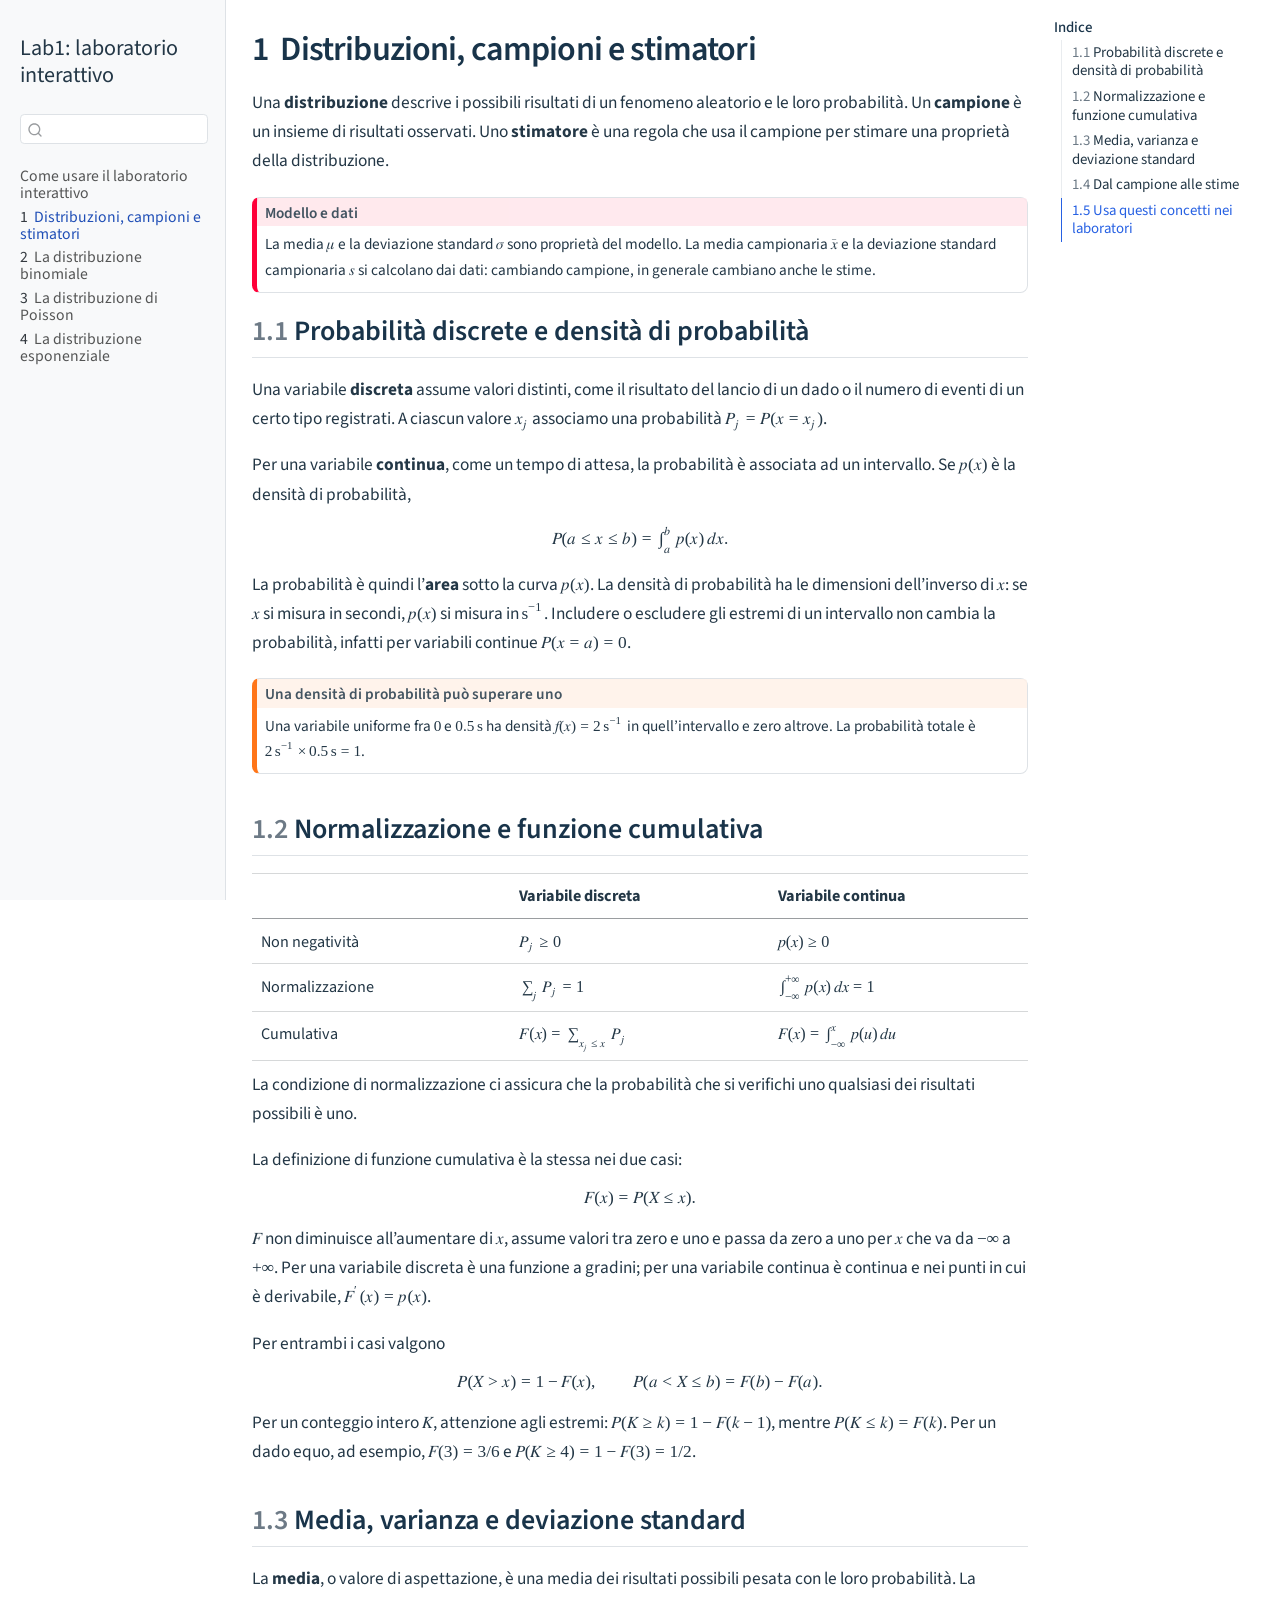
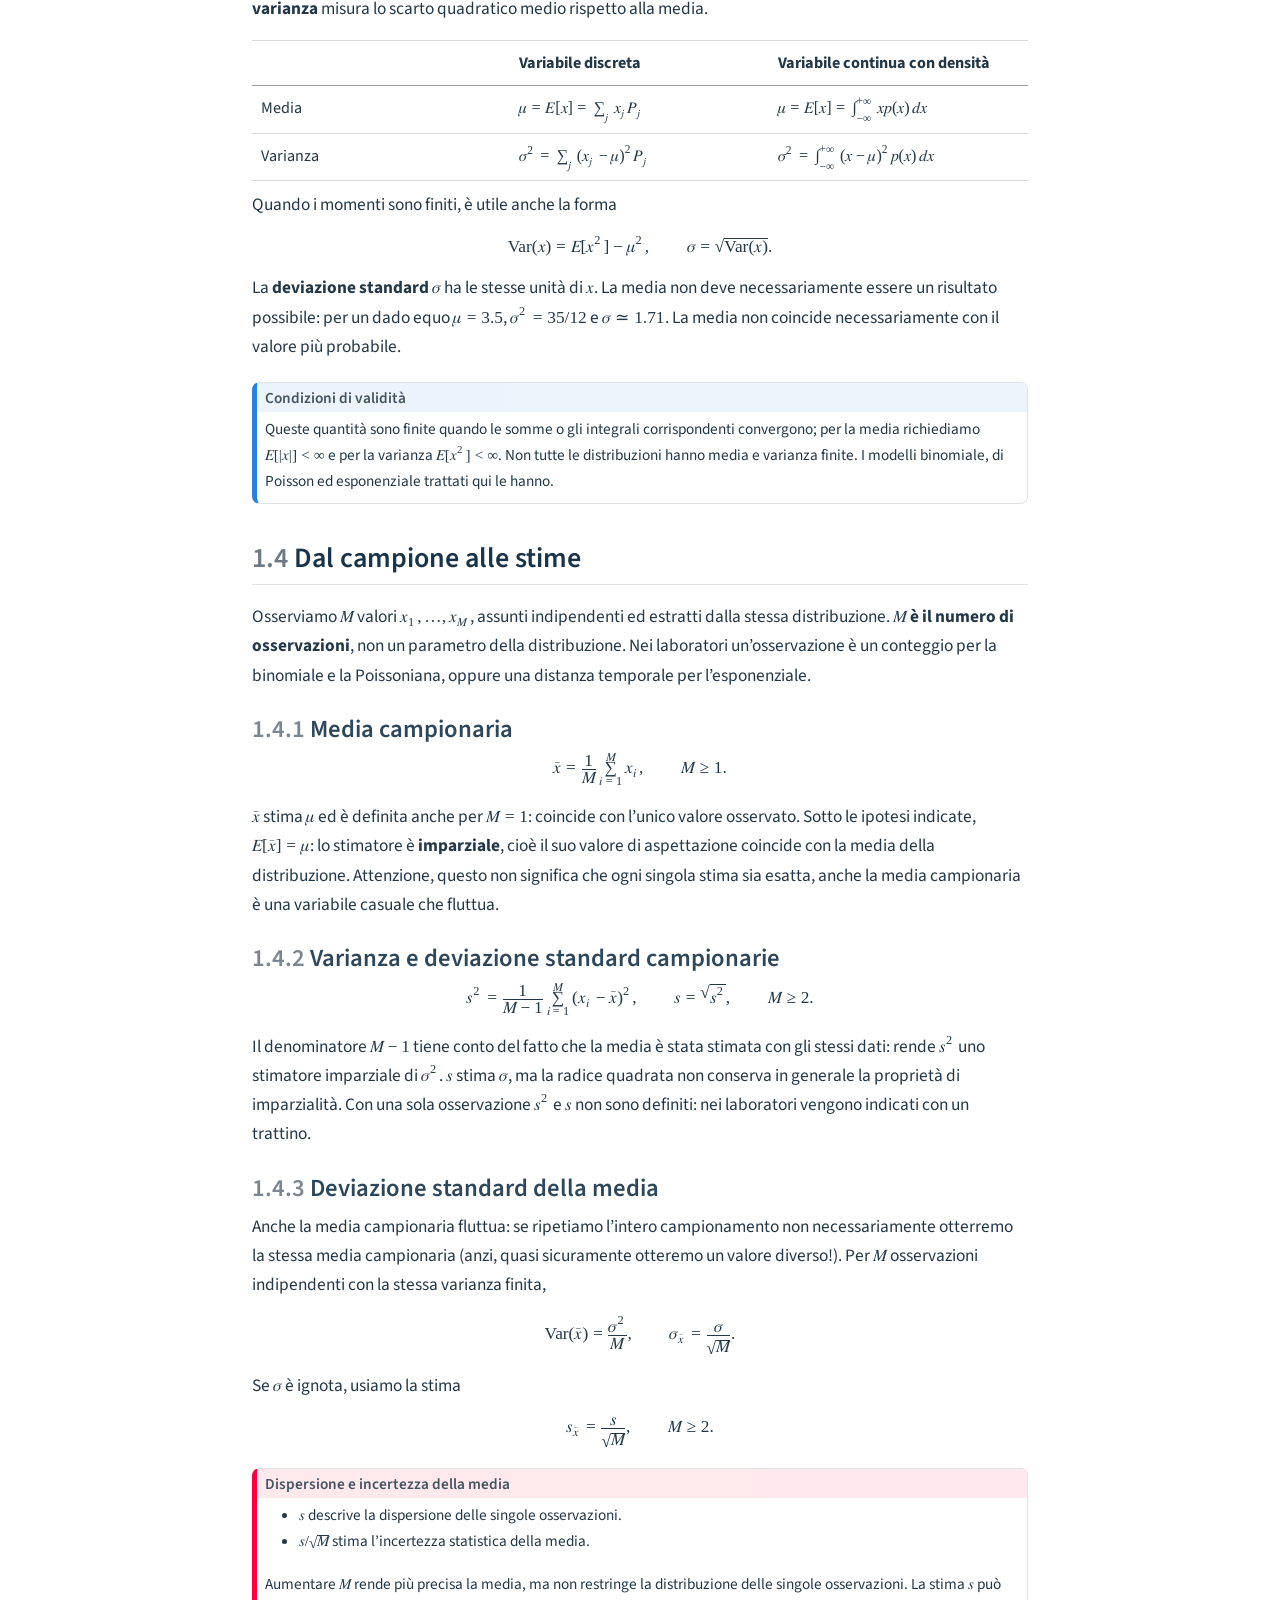
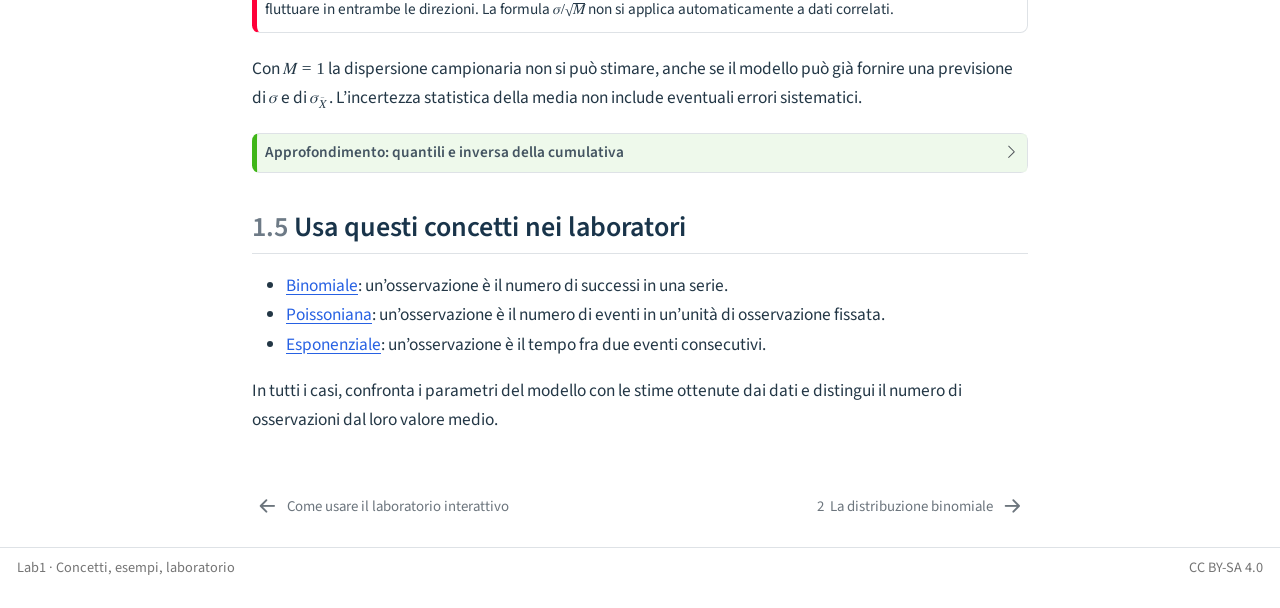
<file: capitoli/distribuzioni-stimatori.html>
<!DOCTYPE html>
<html xmlns="http://www.w3.org/1999/xhtml" lang="it" xml:lang="it"><head>

<meta charset="utf-8">
<meta name="generator" content="quarto-1.11.9">

<meta name="viewport" content="width=device-width, initial-scale=1.0, user-scalable=yes">


<title>1&nbsp; Distribuzioni, campioni e stimatori – Lab1: laboratorio interattivo</title>
<style>
/* Default styles provided by pandoc.
** See https://pandoc.org/MANUAL.html#variables-for-html for config info.
*/
span.smallcaps{font-variant: small-caps;}
div.columns{display: flex; gap: 1.5em;}
div.column{flex: auto;}
@media screen {
div.columns{gap: min(4vw, 1.5em);}
div.column{overflow-x: auto;}
}
div.hanging-indent{margin-left: 1.5em; text-indent: -1.5em;}
ul.task-list{list-style: none;}
ul.task-list li input[type="checkbox"] {
  width: 0.8em;
  margin: 0 0.8em 0.2em -1em; /* quarto-specific, see https://github.com/quarto-dev/quarto-cli/issues/4556 */ 
  vertical-align: middle;
}
</style>


<script src="../site_libs/quarto-nav/quarto-nav.js"></script>
<script src="../site_libs/quarto-nav/headroom.min.js"></script>
<script src="../site_libs/clipboard/clipboard.min.js"></script>
<script src="../site_libs/quarto-search/autocomplete.umd.js"></script>
<script src="../site_libs/quarto-search/fuse.min.js"></script>
<script src="../site_libs/quarto-search/quarto-search.js"></script>
<meta name="quarto:offset" content="../">
<link href="../capitoli/binomiale.html" rel="next">
<link href="../index.html" rel="prev">
<script src="../site_libs/quarto-html/quarto.js" type="module"></script>
<script src="../site_libs/quarto-html/tabsets/tabsets.js" type="module"></script>
<script src="../site_libs/quarto-html/scrollable-regions/scrollable-regions.js" type="module"></script>
<script src="../site_libs/quarto-html/popper.min.js"></script>
<script src="../site_libs/quarto-html/tippy.umd.min.js"></script>
<script src="../site_libs/quarto-html/anchor.min.js"></script>
<link href="../site_libs/quarto-html/tippy.css" rel="stylesheet">
<link href="../site_libs/quarto-html/quarto-syntax-highlighting-63b5708e65d6cd79cd7618c58d0c21e7.css" rel="stylesheet" id="quarto-text-highlighting-styles">
<script src="../site_libs/bootstrap/bootstrap.min.js"></script>
<link href="../site_libs/bootstrap/bootstrap-icons.css" rel="stylesheet">
<link href="../site_libs/bootstrap/bootstrap-00c553cb56ae2b2fef4e3584dbe98d2f.min.css" rel="stylesheet" append-hash="true" id="quarto-bootstrap" data-mode="light">
<script id="quarto-search-options" type="application/json">{
  "location": "sidebar",
  "copy-button": false,
  "collapse-after": 3,
  "panel-placement": "start",
  "type": "textbox",
  "limit": 50,
  "keyboard-shortcut": [
    "f",
    "/",
    "s"
  ],
  "show-item-context": false,
  "language": {
    "search-no-results-text": "Nessun risultato",
    "search-matching-documents-text": "documenti trovati",
    "search-copy-link-title": "Copiare il link nella ricerca",
    "search-hide-matches-text": "Nascondere i risultati aggiuntivi",
    "search-more-match-text": "ci sono altri risultati in questo documento",
    "search-more-matches-text": "ulteriori risultati in questo documento",
    "search-clear-button-title": "Pulire",
    "search-text-placeholder": "",
    "search-detached-cancel-button-title": "Cancellare",
    "search-submit-button-title": "Inviare",
    "search-label": "Ricerca"
  }
}</script>


<link rel="stylesheet" href="../assets/stile.css">
</head>

<body class="nav-sidebar docked quarto-light"><a id="quarto-skip-link" class="visually-hidden-focusable" href="#quarto-document-content">Vai al contenuto principale</a>

<div id="quarto-search-results"></div>
  <header id="quarto-header" class="headroom fixed-top">
  <nav class="quarto-secondary-nav" aria-label="Barra degli strumenti">
    <div class="container-fluid d-flex">
      <button type="button" class="quarto-btn-toggle btn" data-bs-toggle="collapse" role="button" data-bs-target=".quarto-sidebar-collapse-item" aria-controls="quarto-sidebar" aria-expanded="false" aria-label="Attiva/disattiva la barra laterale" onclick="if (window.quartoToggleHeadroom) { window.quartoToggleHeadroom(); }">
        <i class="bi bi-layout-text-sidebar-reverse"></i>
      </button>
        <nav class="quarto-page-breadcrumbs" aria-label="Percorso"><ol class="breadcrumb"><li class="breadcrumb-item"><a href="../capitoli/distribuzioni-stimatori.html"><span class="chapter-number">1</span>&nbsp; <span class="chapter-title">Distribuzioni, campioni e stimatori</span></a></li></ol></nav>
        <a class="flex-grow-1" data-bs-toggle="collapse" data-bs-target=".quarto-sidebar-collapse-item" onclick="if (window.quartoToggleHeadroom) { window.quartoToggleHeadroom(); }">      
        </a>
      <button type="button" class="btn quarto-search-button" aria-label="Ricerca" onclick="window.quartoOpenSearch();">
        <i class="bi bi-search"></i>
      </button>
    </div>
  </nav>
</header>
<!-- content -->
<div id="quarto-content" class="quarto-container page-columns page-rows-contents page-layout-article">
<!-- sidebar -->
  <nav id="quarto-sidebar" class="sidebar collapse collapse-horizontal quarto-sidebar-collapse-item sidebar-navigation docked overflow-auto" aria-label="Sito web">
    <div class="pt-lg-2 mt-2 text-left sidebar-header">
    <div class="sidebar-title mb-0 py-0">
      <a href="../">Lab1: laboratorio interattivo</a> 
    </div>
      </div>
        <div class="mt-2 flex-shrink-0 align-items-center">
        <div class="sidebar-search">
        <div id="quarto-search" class="" title="Ricerca"></div>
        </div>
        </div>
    <div class="sidebar-menu-container"> 
    <ul class="list-unstyled mt-1">
        <li class="sidebar-item">
  <div class="sidebar-item-container"> 
  <a href="../index.html" class="sidebar-item-text sidebar-link">
 <span class="menu-text">Come usare il laboratorio interattivo</span></a>
  </div>
</li>
        <li class="sidebar-item">
  <div class="sidebar-item-container"> 
  <a href="../capitoli/distribuzioni-stimatori.html" class="sidebar-item-text sidebar-link active">
 <span class="menu-text"><span class="chapter-number">1</span>&nbsp; <span class="chapter-title">Distribuzioni, campioni e stimatori</span></span></a>
  </div>
</li>
        <li class="sidebar-item">
  <div class="sidebar-item-container"> 
  <a href="../capitoli/binomiale.html" class="sidebar-item-text sidebar-link">
 <span class="menu-text"><span class="chapter-number">2</span>&nbsp; <span class="chapter-title">La distribuzione binomiale</span></span></a>
  </div>
</li>
        <li class="sidebar-item">
  <div class="sidebar-item-container"> 
  <a href="../capitoli/poisson.html" class="sidebar-item-text sidebar-link">
 <span class="menu-text"><span class="chapter-number">3</span>&nbsp; <span class="chapter-title">La distribuzione di Poisson</span></span></a>
  </div>
</li>
        <li class="sidebar-item">
  <div class="sidebar-item-container"> 
  <a href="../capitoli/esponenziale.html" class="sidebar-item-text sidebar-link">
 <span class="menu-text"><span class="chapter-number">4</span>&nbsp; <span class="chapter-title">La distribuzione esponenziale</span></span></a>
  </div>
</li>
    </ul>
    </div>
</nav>
<div id="quarto-sidebar-glass" class="quarto-sidebar-collapse-item" data-bs-toggle="collapse" data-bs-target=".quarto-sidebar-collapse-item"></div>
<!-- margin-sidebar -->
    <div id="quarto-margin-sidebar" class="sidebar margin-sidebar">
        <nav id="TOC" role="doc-toc" aria-labelledby="toc-title" class="toc-active">
    <h2 id="toc-title">Indice</h2>
   
  <ul class="collapse">
  <li><a href="#sec-probabilita-densita" id="toc-sec-probabilita-densita" class="nav-link active" data-scroll-target="#sec-probabilita-densita"><span class="header-section-number">1.1</span> Probabilità discrete e densità di probabilità</a></li>
  <li><a href="#sec-cumulativa" id="toc-sec-cumulativa" class="nav-link" data-scroll-target="#sec-cumulativa"><span class="header-section-number">1.2</span> Normalizzazione e funzione cumulativa</a></li>
  <li><a href="#sec-momenti-distribuzione" id="toc-sec-momenti-distribuzione" class="nav-link" data-scroll-target="#sec-momenti-distribuzione"><span class="header-section-number">1.3</span> Media, varianza e deviazione standard</a></li>
  <li><a href="#sec-stimatori" id="toc-sec-stimatori" class="nav-link" data-scroll-target="#sec-stimatori"><span class="header-section-number">1.4</span> Dal campione alle stime</a></li>
  <li><a href="#usa-questi-concetti-nei-laboratori" id="toc-usa-questi-concetti-nei-laboratori" class="nav-link" data-scroll-target="#usa-questi-concetti-nei-laboratori"><span class="header-section-number">1.5</span> Usa questi concetti nei laboratori</a></li>
  </ul>
</nav>
    </div>
<!-- main -->
<main class="content" id="quarto-document-content" tabindex="-1">

<header id="title-block-header" class="quarto-title-block default">
<div class="quarto-title">
<h1 class="title"><span id="sec-distribuzioni-stimatori" class="quarto-section-identifier"><span class="chapter-number">1</span>&nbsp; <span class="chapter-title">Distribuzioni, campioni e stimatori</span></span></h1>
</div>



<div class="quarto-title-meta">

    
  
    
  </div>
  


</header>


<p>Una <strong>distribuzione</strong> descrive i possibili risultati di un fenomeno aleatorio e le loro probabilità. Un <strong>campione</strong> è un insieme di risultati osservati. Uno <strong>stimatore</strong> è una regola che usa il campione per stimare una proprietà della distribuzione.</p>
<div class="callout callout-style-default callout-important no-icon callout-titled">
<div class="callout-header d-flex align-content-center">
<div class="callout-icon-container">
<i class="callout-icon no-icon"></i>
</div>
<div class="callout-title-container flex-fill">
<span class="screen-reader-only">Importante</span>Modello e dati
</div>
</div>
<div class="callout-body-container callout-body">
<p>La media <math display="inline" xmlns="http://www.w3.org/1998/Math/MathML"><semantics><mi>μ</mi><annotation encoding="application/x-tex">\mu</annotation></semantics></math> e la deviazione standard <math display="inline" xmlns="http://www.w3.org/1998/Math/MathML"><semantics><mi>σ</mi><annotation encoding="application/x-tex">\sigma</annotation></semantics></math> sono proprietà del modello. La media campionaria <math display="inline" xmlns="http://www.w3.org/1998/Math/MathML"><semantics><mover><mi>x</mi><mo accent="true">‾</mo></mover><annotation encoding="application/x-tex">\bar{x}</annotation></semantics></math> e la deviazione standard campionaria <math display="inline" xmlns="http://www.w3.org/1998/Math/MathML"><semantics><mi>s</mi><annotation encoding="application/x-tex">s</annotation></semantics></math> si calcolano dai dati: cambiando campione, in generale cambiano anche le stime.</p>
</div>
</div>
<section id="sec-probabilita-densita" class="level2" data-number="1.1">
<h2 data-number="1.1" class="anchored" data-anchor-id="sec-probabilita-densita"><span class="header-section-number">1.1</span> Probabilità discrete e densità di probabilità</h2>
<p>Una variabile <strong>discreta</strong> assume valori distinti, come il risultato del lancio di un dado o il numero di eventi di un certo tipo registrati. A ciascun valore <math display="inline" xmlns="http://www.w3.org/1998/Math/MathML"><semantics><msub><mi>x</mi><mi>j</mi></msub><annotation encoding="application/x-tex">x_j</annotation></semantics></math> associamo una probabilità <math display="inline" xmlns="http://www.w3.org/1998/Math/MathML"><semantics><mrow><msub><mi>P</mi><mi>j</mi></msub><mo>=</mo><mi>P</mi><mo stretchy="false" form="prefix">(</mo><mi>x</mi><mo>=</mo><msub><mi>x</mi><mi>j</mi></msub><mo stretchy="false" form="postfix">)</mo></mrow><annotation encoding="application/x-tex">P_j=P(x=x_j)</annotation></semantics></math>.</p>
<p>Per una variabile <strong>continua</strong>, come un tempo di attesa, la probabilità è associata ad un intervallo. Se <math display="inline" xmlns="http://www.w3.org/1998/Math/MathML"><semantics><mrow><mi>p</mi><mo stretchy="false" form="prefix">(</mo><mi>x</mi><mo stretchy="false" form="postfix">)</mo></mrow><annotation encoding="application/x-tex">p(x)</annotation></semantics></math> è la densità di probabilità,</p>
<p><math display="block" xmlns="http://www.w3.org/1998/Math/MathML"><semantics><mrow><mi>P</mi><mo stretchy="false" form="prefix">(</mo><mi>a</mi><mo>≤</mo><mi>x</mi><mo>≤</mo><mi>b</mi><mo stretchy="false" form="postfix">)</mo><mo>=</mo><msubsup><mo>∫</mo><mi>a</mi><mi>b</mi></msubsup><mi>p</mi><mo stretchy="false" form="prefix">(</mo><mi>x</mi><mo stretchy="false" form="postfix">)</mo><mspace width="0.167em"></mspace><mi>d</mi><mi>x</mi><mi>.</mi></mrow><annotation encoding="application/x-tex">
P(a\leq x\leq b)=\int_a^b p(x)\,dx.
</annotation></semantics></math></p>
<p>La probabilità è quindi l’<strong>area</strong> sotto la curva <math display="inline" xmlns="http://www.w3.org/1998/Math/MathML"><semantics><mrow><mi>p</mi><mo stretchy="false" form="prefix">(</mo><mi>x</mi><mo stretchy="false" form="postfix">)</mo></mrow><annotation encoding="application/x-tex">p(x)</annotation></semantics></math>. La densità di probabilità ha le dimensioni dell’inverso di <math display="inline" xmlns="http://www.w3.org/1998/Math/MathML"><semantics><mi>x</mi><annotation encoding="application/x-tex">x</annotation></semantics></math>: se <math display="inline" xmlns="http://www.w3.org/1998/Math/MathML"><semantics><mi>x</mi><annotation encoding="application/x-tex">x</annotation></semantics></math> si misura in secondi, <math display="inline" xmlns="http://www.w3.org/1998/Math/MathML"><semantics><mrow><mi>p</mi><mo stretchy="false" form="prefix">(</mo><mi>x</mi><mo stretchy="false" form="postfix">)</mo></mrow><annotation encoding="application/x-tex">p(x)</annotation></semantics></math> si misura in <math display="inline" xmlns="http://www.w3.org/1998/Math/MathML"><semantics><msup><mi mathvariant="normal">s</mi><mrow><mi>−</mi><mn>1</mn></mrow></msup><annotation encoding="application/x-tex">\mathrm{s}^{-1}</annotation></semantics></math>. Includere o escludere gli estremi di un intervallo non cambia la probabilità, infatti per variabili continue <math display="inline" xmlns="http://www.w3.org/1998/Math/MathML"><semantics><mrow><mi>P</mi><mo stretchy="false" form="prefix">(</mo><mi>x</mi><mo>=</mo><mi>a</mi><mo stretchy="false" form="postfix">)</mo><mo>=</mo><mn>0</mn></mrow><annotation encoding="application/x-tex">P(x=a)=0</annotation></semantics></math>.</p>
<div class="callout callout-style-default callout-warning no-icon callout-titled">
<div class="callout-header d-flex align-content-center">
<div class="callout-icon-container">
<i class="callout-icon no-icon"></i>
</div>
<div class="callout-title-container flex-fill">
<span class="screen-reader-only">Avviso</span>Una densità di probabilità può superare uno
</div>
</div>
<div class="callout-body-container callout-body">
<p>Una variabile uniforme fra <math display="inline" xmlns="http://www.w3.org/1998/Math/MathML"><semantics><mn>0</mn><annotation encoding="application/x-tex">0</annotation></semantics></math> e <math display="inline" xmlns="http://www.w3.org/1998/Math/MathML"><semantics><mrow><mn>0.5</mn><mspace width="0.167em"></mspace><mi mathvariant="normal">s</mi></mrow><annotation encoding="application/x-tex">0.5\,\mathrm{s}</annotation></semantics></math> ha densità <math display="inline" xmlns="http://www.w3.org/1998/Math/MathML"><semantics><mrow><mi>f</mi><mo stretchy="false" form="prefix">(</mo><mi>x</mi><mo stretchy="false" form="postfix">)</mo><mo>=</mo><mn>2</mn><mspace width="0.167em"></mspace><msup><mi mathvariant="normal">s</mi><mrow><mi>−</mi><mn>1</mn></mrow></msup></mrow><annotation encoding="application/x-tex">f(x)=2\,\mathrm{s}^{-1}</annotation></semantics></math> in quell’intervallo e zero altrove. La probabilità totale è <math display="inline" xmlns="http://www.w3.org/1998/Math/MathML"><semantics><mrow><mn>2</mn><mspace width="0.167em"></mspace><msup><mi mathvariant="normal">s</mi><mrow><mi>−</mi><mn>1</mn></mrow></msup><mo>×</mo><mn>0.5</mn><mspace width="0.167em"></mspace><mi mathvariant="normal">s</mi><mo>=</mo><mn>1</mn></mrow><annotation encoding="application/x-tex">2\,\mathrm{s}^{-1}\times0.5\,\mathrm{s}=1</annotation></semantics></math>.</p>
</div>
</div>
</section>
<section id="sec-cumulativa" class="level2" data-number="1.2">
<h2 data-number="1.2" class="anchored" data-anchor-id="sec-cumulativa"><span class="header-section-number">1.2</span> Normalizzazione e funzione cumulativa</h2>
<table class="caption-top table">
<colgroup>
<col style="width: 33%">
<col style="width: 33%">
<col style="width: 33%">
</colgroup>
<thead>
<tr class="header">
<th style="text-align: left;"></th>
<th style="text-align: left;">Variabile discreta</th>
<th style="text-align: left;">Variabile continua</th>
</tr>
</thead>
<tbody>
<tr class="odd">
<td style="text-align: left;">Non negatività</td>
<td style="text-align: left;"><math display="inline" xmlns="http://www.w3.org/1998/Math/MathML"><semantics><mrow><msub><mi>P</mi><mi>j</mi></msub><mo>≥</mo><mn>0</mn></mrow><annotation encoding="application/x-tex">P_j\geq0</annotation></semantics></math></td>
<td style="text-align: left;"><math display="inline" xmlns="http://www.w3.org/1998/Math/MathML"><semantics><mrow><mi>p</mi><mo stretchy="false" form="prefix">(</mo><mi>x</mi><mo stretchy="false" form="postfix">)</mo><mo>≥</mo><mn>0</mn></mrow><annotation encoding="application/x-tex">p(x)\geq0</annotation></semantics></math></td>
</tr>
<tr class="even">
<td style="text-align: left;">Normalizzazione</td>
<td style="text-align: left;"><math display="inline" xmlns="http://www.w3.org/1998/Math/MathML"><semantics><mrow><msub><mo>∑</mo><mi>j</mi></msub><msub><mi>P</mi><mi>j</mi></msub><mo>=</mo><mn>1</mn></mrow><annotation encoding="application/x-tex">\sum_j P_j=1</annotation></semantics></math></td>
<td style="text-align: left;"><math display="inline" xmlns="http://www.w3.org/1998/Math/MathML"><semantics><mrow><msubsup><mo>∫</mo><mrow><mi>−</mi><mi>∞</mi></mrow><mrow><mi>+</mi><mi>∞</mi></mrow></msubsup><mi>p</mi><mo stretchy="false" form="prefix">(</mo><mi>x</mi><mo stretchy="false" form="postfix">)</mo><mspace width="0.167em"></mspace><mi>d</mi><mi>x</mi><mo>=</mo><mn>1</mn></mrow><annotation encoding="application/x-tex">\int_{-\infty}^{+\infty} p(x)\,dx=1</annotation></semantics></math></td>
</tr>
<tr class="odd">
<td style="text-align: left;">Cumulativa</td>
<td style="text-align: left;"><math display="inline" xmlns="http://www.w3.org/1998/Math/MathML"><semantics><mrow><mi>F</mi><mo stretchy="false" form="prefix">(</mo><mi>x</mi><mo stretchy="false" form="postfix">)</mo><mo>=</mo><msub><mo>∑</mo><mrow><msub><mi>x</mi><mi>j</mi></msub><mo>≤</mo><mi>x</mi></mrow></msub><msub><mi>P</mi><mi>j</mi></msub></mrow><annotation encoding="application/x-tex">F(x)=\sum_{x_j\leq x}P_j</annotation></semantics></math></td>
<td style="text-align: left;"><math display="inline" xmlns="http://www.w3.org/1998/Math/MathML"><semantics><mrow><mi>F</mi><mo stretchy="false" form="prefix">(</mo><mi>x</mi><mo stretchy="false" form="postfix">)</mo><mo>=</mo><msubsup><mo>∫</mo><mrow><mi>−</mi><mi>∞</mi></mrow><mi>x</mi></msubsup><mi>p</mi><mo stretchy="false" form="prefix">(</mo><mi>u</mi><mo stretchy="false" form="postfix">)</mo><mspace width="0.167em"></mspace><mi>d</mi><mi>u</mi></mrow><annotation encoding="application/x-tex">F(x)=\int_{-\infty}^{x}p(u)\,du</annotation></semantics></math></td>
</tr>
</tbody>
</table>
<p>La condizione di normalizzazione ci assicura che la probabilità che si verifichi uno qualsiasi dei risultati possibili è uno.</p>
<p>La definizione di funzione cumulativa è la stessa nei due casi:</p>
<p><math display="block" xmlns="http://www.w3.org/1998/Math/MathML"><semantics><mrow><mi>F</mi><mo stretchy="false" form="prefix">(</mo><mi>x</mi><mo stretchy="false" form="postfix">)</mo><mo>=</mo><mi>P</mi><mo stretchy="false" form="prefix">(</mo><mi>X</mi><mo>≤</mo><mi>x</mi><mo stretchy="false" form="postfix">)</mo><mi>.</mi></mrow><annotation encoding="application/x-tex">
F(x)=P(X\leq x).
</annotation></semantics></math></p>
<p><math display="inline" xmlns="http://www.w3.org/1998/Math/MathML"><semantics><mi>F</mi><annotation encoding="application/x-tex">F</annotation></semantics></math> non diminuisce all’aumentare di <math display="inline" xmlns="http://www.w3.org/1998/Math/MathML"><semantics><mi>x</mi><annotation encoding="application/x-tex">x</annotation></semantics></math>, assume valori tra zero e uno e passa da zero a uno per <math display="inline" xmlns="http://www.w3.org/1998/Math/MathML"><semantics><mi>x</mi><annotation encoding="application/x-tex">x</annotation></semantics></math> che va da <math display="inline" xmlns="http://www.w3.org/1998/Math/MathML"><semantics><mrow><mi>−</mi><mi>∞</mi></mrow><annotation encoding="application/x-tex">-\infty</annotation></semantics></math> a <math display="inline" xmlns="http://www.w3.org/1998/Math/MathML"><semantics><mrow><mi>+</mi><mi>∞</mi></mrow><annotation encoding="application/x-tex">+\infty</annotation></semantics></math>. Per una variabile discreta è una funzione a gradini; per una variabile continua è continua e nei punti in cui è derivabile, <math display="inline" xmlns="http://www.w3.org/1998/Math/MathML"><semantics><mrow><msup><mi>F</mi><mo>′</mo></msup><mo stretchy="false" form="prefix">(</mo><mi>x</mi><mo stretchy="false" form="postfix">)</mo><mo>=</mo><mi>p</mi><mo stretchy="false" form="prefix">(</mo><mi>x</mi><mo stretchy="false" form="postfix">)</mo></mrow><annotation encoding="application/x-tex">F'(x)=p(x)</annotation></semantics></math>.</p>
<p>Per entrambi i casi valgono</p>
<p><math display="block" xmlns="http://www.w3.org/1998/Math/MathML"><semantics><mrow><mi>P</mi><mo stretchy="false" form="prefix">(</mo><mi>X</mi><mo>&gt;</mo><mi>x</mi><mo stretchy="false" form="postfix">)</mo><mo>=</mo><mn>1</mn><mo>−</mo><mi>F</mi><mo stretchy="false" form="prefix">(</mo><mi>x</mi><mo stretchy="false" form="postfix">)</mo><mo>,</mo><mspace width="2.0em"></mspace><mi>P</mi><mo stretchy="false" form="prefix">(</mo><mi>a</mi><mo>&lt;</mo><mi>X</mi><mo>≤</mo><mi>b</mi><mo stretchy="false" form="postfix">)</mo><mo>=</mo><mi>F</mi><mo stretchy="false" form="prefix">(</mo><mi>b</mi><mo stretchy="false" form="postfix">)</mo><mo>−</mo><mi>F</mi><mo stretchy="false" form="prefix">(</mo><mi>a</mi><mo stretchy="false" form="postfix">)</mo><mi>.</mi></mrow><annotation encoding="application/x-tex">
P(X&gt;x)=1-F(x),\qquad P(a&lt;X\leq b)=F(b)-F(a).
</annotation></semantics></math></p>
<p>Per un conteggio intero <math display="inline" xmlns="http://www.w3.org/1998/Math/MathML"><semantics><mi>K</mi><annotation encoding="application/x-tex">K</annotation></semantics></math>, attenzione agli estremi: <math display="inline" xmlns="http://www.w3.org/1998/Math/MathML"><semantics><mrow><mi>P</mi><mo stretchy="false" form="prefix">(</mo><mi>K</mi><mo>≥</mo><mi>k</mi><mo stretchy="false" form="postfix">)</mo><mo>=</mo><mn>1</mn><mo>−</mo><mi>F</mi><mo stretchy="false" form="prefix">(</mo><mi>k</mi><mo>−</mo><mn>1</mn><mo stretchy="false" form="postfix">)</mo></mrow><annotation encoding="application/x-tex">P(K\geq k)=1-F(k-1)</annotation></semantics></math>, mentre <math display="inline" xmlns="http://www.w3.org/1998/Math/MathML"><semantics><mrow><mi>P</mi><mo stretchy="false" form="prefix">(</mo><mi>K</mi><mo>≤</mo><mi>k</mi><mo stretchy="false" form="postfix">)</mo><mo>=</mo><mi>F</mi><mo stretchy="false" form="prefix">(</mo><mi>k</mi><mo stretchy="false" form="postfix">)</mo></mrow><annotation encoding="application/x-tex">P(K\leq k)=F(k)</annotation></semantics></math>. Per un dado equo, ad esempio, <math display="inline" xmlns="http://www.w3.org/1998/Math/MathML"><semantics><mrow><mi>F</mi><mo stretchy="false" form="prefix">(</mo><mn>3</mn><mo stretchy="false" form="postfix">)</mo><mo>=</mo><mn>3</mn><mi>/</mi><mn>6</mn></mrow><annotation encoding="application/x-tex">F(3)=3/6</annotation></semantics></math> e <math display="inline" xmlns="http://www.w3.org/1998/Math/MathML"><semantics><mrow><mi>P</mi><mo stretchy="false" form="prefix">(</mo><mi>K</mi><mo>≥</mo><mn>4</mn><mo stretchy="false" form="postfix">)</mo><mo>=</mo><mn>1</mn><mo>−</mo><mi>F</mi><mo stretchy="false" form="prefix">(</mo><mn>3</mn><mo stretchy="false" form="postfix">)</mo><mo>=</mo><mn>1</mn><mi>/</mi><mn>2</mn></mrow><annotation encoding="application/x-tex">P(K\geq4)=1-F(3)=1/2</annotation></semantics></math>.</p>
</section>
<section id="sec-momenti-distribuzione" class="level2" data-number="1.3">
<h2 data-number="1.3" class="anchored" data-anchor-id="sec-momenti-distribuzione"><span class="header-section-number">1.3</span> Media, varianza e deviazione standard</h2>
<p>La <strong>media</strong>, o valore di aspettazione, è una media dei risultati possibili pesata con le loro probabilità. La <strong>varianza</strong> misura lo scarto quadratico medio rispetto alla media.</p>
<table class="caption-top table">
<colgroup>
<col style="width: 33%">
<col style="width: 33%">
<col style="width: 33%">
</colgroup>
<thead>
<tr class="header">
<th style="text-align: left;"></th>
<th style="text-align: left;">Variabile discreta</th>
<th style="text-align: left;">Variabile continua con densità</th>
</tr>
</thead>
<tbody>
<tr class="odd">
<td style="text-align: left;">Media</td>
<td style="text-align: left;"><math display="inline" xmlns="http://www.w3.org/1998/Math/MathML"><semantics><mrow><mi>μ</mi><mo>=</mo><mi>E</mi><mo stretchy="false" form="prefix">[</mo><mi>x</mi><mo stretchy="false" form="postfix">]</mo><mo>=</mo><msub><mo>∑</mo><mi>j</mi></msub><msub><mi>x</mi><mi>j</mi></msub><msub><mi>P</mi><mi>j</mi></msub></mrow><annotation encoding="application/x-tex">\mu=E[x]=\sum_j x_jP_j</annotation></semantics></math></td>
<td style="text-align: left;"><math display="inline" xmlns="http://www.w3.org/1998/Math/MathML"><semantics><mrow><mi>μ</mi><mo>=</mo><mi>E</mi><mo stretchy="false" form="prefix">[</mo><mi>x</mi><mo stretchy="false" form="postfix">]</mo><mo>=</mo><msubsup><mo>∫</mo><mrow><mi>−</mi><mi>∞</mi></mrow><mrow><mi>+</mi><mi>∞</mi></mrow></msubsup><mi>x</mi><mi>p</mi><mo stretchy="false" form="prefix">(</mo><mi>x</mi><mo stretchy="false" form="postfix">)</mo><mspace width="0.167em"></mspace><mi>d</mi><mi>x</mi></mrow><annotation encoding="application/x-tex">\mu=E[x]=\int_{-\infty}^{+\infty}xp(x)\,dx</annotation></semantics></math></td>
</tr>
<tr class="even">
<td style="text-align: left;">Varianza</td>
<td style="text-align: left;"><math display="inline" xmlns="http://www.w3.org/1998/Math/MathML"><semantics><mrow><msup><mi>σ</mi><mn>2</mn></msup><mo>=</mo><msub><mo>∑</mo><mi>j</mi></msub><mo stretchy="false" form="prefix">(</mo><msub><mi>x</mi><mi>j</mi></msub><mo>−</mo><mi>μ</mi><msup><mo stretchy="false" form="postfix">)</mo><mn>2</mn></msup><msub><mi>P</mi><mi>j</mi></msub></mrow><annotation encoding="application/x-tex">\sigma^2=\sum_j(x_j-\mu)^2P_j</annotation></semantics></math></td>
<td style="text-align: left;"><math display="inline" xmlns="http://www.w3.org/1998/Math/MathML"><semantics><mrow><msup><mi>σ</mi><mn>2</mn></msup><mo>=</mo><msubsup><mo>∫</mo><mrow><mi>−</mi><mi>∞</mi></mrow><mrow><mi>+</mi><mi>∞</mi></mrow></msubsup><mo stretchy="false" form="prefix">(</mo><mi>x</mi><mo>−</mo><mi>μ</mi><msup><mo stretchy="false" form="postfix">)</mo><mn>2</mn></msup><mi>p</mi><mo stretchy="false" form="prefix">(</mo><mi>x</mi><mo stretchy="false" form="postfix">)</mo><mspace width="0.167em"></mspace><mi>d</mi><mi>x</mi></mrow><annotation encoding="application/x-tex">\sigma^2=\int_{-\infty}^{+\infty}(x-\mu)^2p(x)\,dx</annotation></semantics></math></td>
</tr>
</tbody>
</table>
<p>Quando i momenti sono finiti, è utile anche la forma</p>
<p><math display="block" xmlns="http://www.w3.org/1998/Math/MathML"><semantics><mrow><mrow><mi mathvariant="normal">Var</mi><mo>⁡</mo></mrow><mo stretchy="false" form="prefix">(</mo><mi>x</mi><mo stretchy="false" form="postfix">)</mo><mo>=</mo><mi>E</mi><mo stretchy="false" form="prefix">[</mo><msup><mi>x</mi><mn>2</mn></msup><mo stretchy="false" form="postfix">]</mo><mo>−</mo><msup><mi>μ</mi><mn>2</mn></msup><mo>,</mo><mspace width="2.0em"></mspace><mi>σ</mi><mo>=</mo><msqrt><mrow><mrow><mi mathvariant="normal">Var</mi><mo>⁡</mo></mrow><mo stretchy="false" form="prefix">(</mo><mi>x</mi><mo stretchy="false" form="postfix">)</mo></mrow></msqrt><mi>.</mi></mrow><annotation encoding="application/x-tex">
\operatorname{Var}(x)=E[x^2]-\mu^2,\qquad
\sigma=\sqrt{\operatorname{Var}(x)}.
</annotation></semantics></math></p>
<p>La <strong>deviazione standard</strong> <math display="inline" xmlns="http://www.w3.org/1998/Math/MathML"><semantics><mi>σ</mi><annotation encoding="application/x-tex">\sigma</annotation></semantics></math> ha le stesse unità di <math display="inline" xmlns="http://www.w3.org/1998/Math/MathML"><semantics><mi>x</mi><annotation encoding="application/x-tex">x</annotation></semantics></math>. La media non deve necessariamente essere un risultato possibile: per un dado equo <math display="inline" xmlns="http://www.w3.org/1998/Math/MathML"><semantics><mrow><mi>μ</mi><mo>=</mo><mn>3.5</mn></mrow><annotation encoding="application/x-tex">\mu=3.5</annotation></semantics></math>, <math display="inline" xmlns="http://www.w3.org/1998/Math/MathML"><semantics><mrow><msup><mi>σ</mi><mn>2</mn></msup><mo>=</mo><mn>35</mn><mi>/</mi><mn>12</mn></mrow><annotation encoding="application/x-tex">\sigma^2=35/12</annotation></semantics></math> e <math display="inline" xmlns="http://www.w3.org/1998/Math/MathML"><semantics><mrow><mi>σ</mi><mo>≃</mo><mn>1.71</mn></mrow><annotation encoding="application/x-tex">\sigma\simeq1.71</annotation></semantics></math>. La media non coincide necessariamente con il valore più probabile.</p>
<div class="callout callout-style-default callout-note no-icon callout-titled">
<div class="callout-header d-flex align-content-center">
<div class="callout-icon-container">
<i class="callout-icon no-icon"></i>
</div>
<div class="callout-title-container flex-fill">
<span class="screen-reader-only">Nota</span>Condizioni di validità
</div>
</div>
<div class="callout-body-container callout-body">
<p>Queste quantità sono finite quando le somme o gli integrali corrispondenti convergono; per la media richiediamo <math display="inline" xmlns="http://www.w3.org/1998/Math/MathML"><semantics><mrow><mi>E</mi><mo stretchy="false" form="prefix">[</mo><mo stretchy="false" form="prefix">|</mo><mi>x</mi><mo stretchy="false" form="prefix">|</mo><mo stretchy="false" form="postfix">]</mo><mo>&lt;</mo><mi>∞</mi></mrow><annotation encoding="application/x-tex">E[|x|]&lt;\infty</annotation></semantics></math> e per la varianza <math display="inline" xmlns="http://www.w3.org/1998/Math/MathML"><semantics><mrow><mi>E</mi><mo stretchy="false" form="prefix">[</mo><msup><mi>x</mi><mn>2</mn></msup><mo stretchy="false" form="postfix">]</mo><mo>&lt;</mo><mi>∞</mi></mrow><annotation encoding="application/x-tex">E[x^2]&lt;\infty</annotation></semantics></math>. Non tutte le distribuzioni hanno media e varianza finite. I modelli binomiale, di Poisson ed esponenziale trattati qui le hanno.</p>
</div>
</div>
</section>
<section id="sec-stimatori" class="level2" data-number="1.4">
<h2 data-number="1.4" class="anchored" data-anchor-id="sec-stimatori"><span class="header-section-number">1.4</span> Dal campione alle stime</h2>
<p>Osserviamo <math display="inline" xmlns="http://www.w3.org/1998/Math/MathML"><semantics><mi>M</mi><annotation encoding="application/x-tex">M</annotation></semantics></math> valori <math display="inline" xmlns="http://www.w3.org/1998/Math/MathML"><semantics><mrow><msub><mi>x</mi><mn>1</mn></msub><mo>,</mo><mi>…</mi><mo>,</mo><msub><mi>x</mi><mi>M</mi></msub></mrow><annotation encoding="application/x-tex">x_1,\ldots,x_M</annotation></semantics></math>, assunti indipendenti ed estratti dalla stessa distribuzione. <strong><math display="inline" xmlns="http://www.w3.org/1998/Math/MathML"><semantics><mi>M</mi><annotation encoding="application/x-tex">M</annotation></semantics></math> è il numero di osservazioni</strong>, non un parametro della distribuzione. Nei laboratori un’osservazione è un conteggio per la binomiale e la Poissoniana, oppure una distanza temporale per l’esponenziale.</p>
<section id="sec-media-campionaria" class="level3" data-number="1.4.1">
<h3 data-number="1.4.1" class="anchored" data-anchor-id="sec-media-campionaria"><span class="header-section-number">1.4.1</span> Media campionaria</h3>
<p><math display="block" xmlns="http://www.w3.org/1998/Math/MathML"><semantics><mrow><mover><mi>x</mi><mo accent="true">‾</mo></mover><mo>=</mo><mfrac><mn>1</mn><mi>M</mi></mfrac><munderover><mo>∑</mo><mrow><mi>i</mi><mo>=</mo><mn>1</mn></mrow><mi>M</mi></munderover><msub><mi>x</mi><mi>i</mi></msub><mo>,</mo><mspace width="2.0em"></mspace><mi>M</mi><mo>≥</mo><mn>1</mn><mi>.</mi></mrow><annotation encoding="application/x-tex">
\bar{x}=\frac1M\sum_{i=1}^{M}x_i,\qquad M\geq1.
</annotation></semantics></math></p>
<p><math display="inline" xmlns="http://www.w3.org/1998/Math/MathML"><semantics><mover><mi>x</mi><mo accent="true">‾</mo></mover><annotation encoding="application/x-tex">\bar{x}</annotation></semantics></math> stima <math display="inline" xmlns="http://www.w3.org/1998/Math/MathML"><semantics><mi>μ</mi><annotation encoding="application/x-tex">\mu</annotation></semantics></math> ed è definita anche per <math display="inline" xmlns="http://www.w3.org/1998/Math/MathML"><semantics><mrow><mi>M</mi><mo>=</mo><mn>1</mn></mrow><annotation encoding="application/x-tex">M=1</annotation></semantics></math>: coincide con l’unico valore osservato. Sotto le ipotesi indicate, <math display="inline" xmlns="http://www.w3.org/1998/Math/MathML"><semantics><mrow><mi>E</mi><mo stretchy="false" form="prefix">[</mo><mover><mi>x</mi><mo accent="true">‾</mo></mover><mo stretchy="false" form="postfix">]</mo><mo>=</mo><mi>μ</mi></mrow><annotation encoding="application/x-tex">E[\bar{x}]=\mu</annotation></semantics></math>: lo stimatore è <strong>imparziale</strong>, cioè il suo valore di aspettazione coincide con la media della distribuzione. Attenzione, questo non significa che ogni singola stima sia esatta, anche la media campionaria è una variabile casuale che fluttua.</p>
</section>
<section id="sec-varianza-campionaria" class="level3" data-number="1.4.2">
<h3 data-number="1.4.2" class="anchored" data-anchor-id="sec-varianza-campionaria"><span class="header-section-number">1.4.2</span> Varianza e deviazione standard campionarie</h3>
<p><math display="block" xmlns="http://www.w3.org/1998/Math/MathML"><semantics><mrow><msup><mi>s</mi><mn>2</mn></msup><mo>=</mo><mfrac><mn>1</mn><mrow><mi>M</mi><mo>−</mo><mn>1</mn></mrow></mfrac><munderover><mo>∑</mo><mrow><mi>i</mi><mo>=</mo><mn>1</mn></mrow><mi>M</mi></munderover><mo stretchy="false" form="prefix">(</mo><msub><mi>x</mi><mi>i</mi></msub><mo>−</mo><mover><mi>x</mi><mo accent="true">‾</mo></mover><msup><mo stretchy="false" form="postfix">)</mo><mn>2</mn></msup><mo>,</mo><mspace width="2.0em"></mspace><mi>s</mi><mo>=</mo><msqrt><msup><mi>s</mi><mn>2</mn></msup></msqrt><mo>,</mo><mspace width="2.0em"></mspace><mi>M</mi><mo>≥</mo><mn>2</mn><mi>.</mi></mrow><annotation encoding="application/x-tex">
s^2=\frac1{M-1}\sum_{i=1}^{M}(x_i-\bar{x})^2,\qquad
s=\sqrt{s^2},\qquad M\geq2.
</annotation></semantics></math></p>
<p>Il denominatore <math display="inline" xmlns="http://www.w3.org/1998/Math/MathML"><semantics><mrow><mi>M</mi><mo>−</mo><mn>1</mn></mrow><annotation encoding="application/x-tex">M-1</annotation></semantics></math> tiene conto del fatto che la media è stata stimata con gli stessi dati: rende <math display="inline" xmlns="http://www.w3.org/1998/Math/MathML"><semantics><msup><mi>s</mi><mn>2</mn></msup><annotation encoding="application/x-tex">s^2</annotation></semantics></math> uno stimatore imparziale di <math display="inline" xmlns="http://www.w3.org/1998/Math/MathML"><semantics><msup><mi>σ</mi><mn>2</mn></msup><annotation encoding="application/x-tex">\sigma^2</annotation></semantics></math>. <math display="inline" xmlns="http://www.w3.org/1998/Math/MathML"><semantics><mi>s</mi><annotation encoding="application/x-tex">s</annotation></semantics></math> stima <math display="inline" xmlns="http://www.w3.org/1998/Math/MathML"><semantics><mi>σ</mi><annotation encoding="application/x-tex">\sigma</annotation></semantics></math>, ma la radice quadrata non conserva in generale la proprietà di imparzialità. Con una sola osservazione <math display="inline" xmlns="http://www.w3.org/1998/Math/MathML"><semantics><msup><mi>s</mi><mn>2</mn></msup><annotation encoding="application/x-tex">s^2</annotation></semantics></math> e <math display="inline" xmlns="http://www.w3.org/1998/Math/MathML"><semantics><mi>s</mi><annotation encoding="application/x-tex">s</annotation></semantics></math> non sono definiti: nei laboratori vengono indicati con un trattino.</p>
</section>
<section id="sec-errore-media" class="level3" data-number="1.4.3">
<h3 data-number="1.4.3" class="anchored" data-anchor-id="sec-errore-media"><span class="header-section-number">1.4.3</span> Deviazione standard della media</h3>
<p>Anche la media campionaria fluttua: se ripetiamo l’intero campionamento non necessariamente otterremo la stessa media campionaria (anzi, quasi sicuramente otteremo un valore diverso!). Per <math display="inline" xmlns="http://www.w3.org/1998/Math/MathML"><semantics><mi>M</mi><annotation encoding="application/x-tex">M</annotation></semantics></math> osservazioni indipendenti con la stessa varianza finita,</p>
<p><math display="block" xmlns="http://www.w3.org/1998/Math/MathML"><semantics><mrow><mrow><mi mathvariant="normal">Var</mi><mo>⁡</mo></mrow><mo stretchy="false" form="prefix">(</mo><mover><mi>x</mi><mo accent="true">‾</mo></mover><mo stretchy="false" form="postfix">)</mo><mo>=</mo><mfrac><msup><mi>σ</mi><mn>2</mn></msup><mi>M</mi></mfrac><mo>,</mo><mspace width="2.0em"></mspace><msub><mi>σ</mi><mover><mi>x</mi><mo accent="true">‾</mo></mover></msub><mo>=</mo><mfrac><mi>σ</mi><msqrt><mi>M</mi></msqrt></mfrac><mi>.</mi></mrow><annotation encoding="application/x-tex">
\operatorname{Var}(\bar{x})=\frac{\sigma^2}{M},\qquad
\sigma_{\bar{x}}=\frac{\sigma}{\sqrt M}.
</annotation></semantics></math></p>
<p>Se <math display="inline" xmlns="http://www.w3.org/1998/Math/MathML"><semantics><mi>σ</mi><annotation encoding="application/x-tex">\sigma</annotation></semantics></math> è ignota, usiamo la stima</p>
<p><math display="block" xmlns="http://www.w3.org/1998/Math/MathML"><semantics><mrow><msub><mi>s</mi><mover><mi>x</mi><mo accent="true">‾</mo></mover></msub><mo>=</mo><mfrac><mi>s</mi><msqrt><mi>M</mi></msqrt></mfrac><mo>,</mo><mspace width="2.0em"></mspace><mi>M</mi><mo>≥</mo><mn>2</mn><mi>.</mi></mrow><annotation encoding="application/x-tex">
s_{\bar{x}}=\frac{s}{\sqrt M},\qquad M\geq2.
</annotation></semantics></math></p>
<div class="callout callout-style-default callout-important no-icon callout-titled">
<div class="callout-header d-flex align-content-center">
<div class="callout-icon-container">
<i class="callout-icon no-icon"></i>
</div>
<div class="callout-title-container flex-fill">
<span class="screen-reader-only">Importante</span>Dispersione e incertezza della media
</div>
</div>
<div class="callout-body-container callout-body">
<ul>
<li><strong><math display="inline" xmlns="http://www.w3.org/1998/Math/MathML"><semantics><mi>s</mi><annotation encoding="application/x-tex">s</annotation></semantics></math></strong> descrive la dispersione delle singole osservazioni.</li>
<li><strong><math display="inline" xmlns="http://www.w3.org/1998/Math/MathML"><semantics><mrow><mi>s</mi><mi>/</mi><msqrt><mi>M</mi></msqrt></mrow><annotation encoding="application/x-tex">s/\sqrt M</annotation></semantics></math></strong> stima l’incertezza statistica della media.</li>
</ul>
<p>Aumentare <math display="inline" xmlns="http://www.w3.org/1998/Math/MathML"><semantics><mi>M</mi><annotation encoding="application/x-tex">M</annotation></semantics></math> rende più precisa la media, ma non restringe la distribuzione delle singole osservazioni. La stima <math display="inline" xmlns="http://www.w3.org/1998/Math/MathML"><semantics><mi>s</mi><annotation encoding="application/x-tex">s</annotation></semantics></math> può fluttuare in entrambe le direzioni. La formula <math display="inline" xmlns="http://www.w3.org/1998/Math/MathML"><semantics><mrow><mi>σ</mi><mi>/</mi><msqrt><mi>M</mi></msqrt></mrow><annotation encoding="application/x-tex">\sigma/\sqrt M</annotation></semantics></math> non si applica automaticamente a dati correlati.</p>
</div>
</div>
<p>Con <math display="inline" xmlns="http://www.w3.org/1998/Math/MathML"><semantics><mrow><mi>M</mi><mo>=</mo><mn>1</mn></mrow><annotation encoding="application/x-tex">M=1</annotation></semantics></math> la dispersione campionaria non si può stimare, anche se il modello può già fornire una previsione di <math display="inline" xmlns="http://www.w3.org/1998/Math/MathML"><semantics><mi>σ</mi><annotation encoding="application/x-tex">\sigma</annotation></semantics></math> e di <math display="inline" xmlns="http://www.w3.org/1998/Math/MathML"><semantics><msub><mi>σ</mi><mover><mi>X</mi><mo accent="true">‾</mo></mover></msub><annotation encoding="application/x-tex">\sigma_{\bar{X}}</annotation></semantics></math>. L’incertezza statistica della media non include eventuali errori sistematici.</p>
<div id="quantili" class="callout callout-style-default callout-tip no-icon callout-titled">
<div class="callout-header d-flex align-content-center collapsed" data-bs-toggle="collapse" data-bs-target=".callout-5-contents" aria-controls="callout-5" aria-expanded="false" aria-label="Toggle callout">
<div class="callout-icon-container">
<i class="callout-icon no-icon"></i>
</div>
<div class="callout-title-container flex-fill">
<span class="screen-reader-only">Consiglio</span>Approfondimento: quantili e inversa della cumulativa
</div>
<div class="callout-btn-toggle d-inline-block border-0 py-1 ps-1 pe-0 float-end"><i class="callout-toggle"></i></div>
</div>
<div id="callout-5" class="callout-5-contents callout-collapse collapse">
<div class="callout-body-container callout-body">
<p>Un <strong>quantile</strong> associa a una probabilità <math display="inline" xmlns="http://www.w3.org/1998/Math/MathML"><semantics><mi>u</mi><annotation encoding="application/x-tex">u</annotation></semantics></math>, con <math display="inline" xmlns="http://www.w3.org/1998/Math/MathML"><semantics><mrow><mn>0</mn><mo>&lt;</mo><mi>u</mi><mo>&lt;</mo><mn>1</mn></mrow><annotation encoding="application/x-tex">0&lt;u&lt;1</annotation></semantics></math>, una soglia:</p>
<p><math display="block" xmlns="http://www.w3.org/1998/Math/MathML"><semantics><mrow><mi>Q</mi><mo stretchy="false" form="prefix">(</mo><mi>u</mi><mo stretchy="false" form="postfix">)</mo><mo>=</mo><mrow><mi mathvariant="normal">inf</mi><mo>⁡</mo></mrow><mo stretchy="false" form="prefix">{</mo><mi>x</mi><mo>:</mo><mi>F</mi><mo stretchy="false" form="prefix">(</mo><mi>x</mi><mo stretchy="false" form="postfix">)</mo><mo>≥</mo><mi>u</mi><mo stretchy="false" form="postfix">}</mo><mi>.</mi></mrow><annotation encoding="application/x-tex">
Q(u)=\inf\{x:F(x)\geq u\}.
</annotation></semantics></math></p>
<p>Se la cumulativa è continua e strettamente crescente sul supporto, <math display="inline" xmlns="http://www.w3.org/1998/Math/MathML"><semantics><mrow><mi>Q</mi><mo stretchy="false" form="prefix">(</mo><mi>u</mi><mo stretchy="false" form="postfix">)</mo><mo>=</mo><msup><mi>F</mi><mrow><mi>−</mi><mn>1</mn></mrow></msup><mo stretchy="false" form="prefix">(</mo><mi>u</mi><mo stretchy="false" form="postfix">)</mo></mrow><annotation encoding="application/x-tex">Q(u)=F^{-1}(u)</annotation></semantics></math>. Per una distribuzione discreta l’inversa ordinaria non esiste: si sceglie il primo valore la cui cumulativa raggiunge o supera <math display="inline" xmlns="http://www.w3.org/1998/Math/MathML"><semantics><mi>u</mi><annotation encoding="application/x-tex">u</annotation></semantics></math>. Per un dado equo, <math display="inline" xmlns="http://www.w3.org/1998/Math/MathML"><semantics><mrow><mi>Q</mi><mo stretchy="false" form="prefix">(</mo><mn>0.6</mn><mo stretchy="false" form="postfix">)</mo><mo>=</mo><mn>4</mn></mrow><annotation encoding="application/x-tex">Q(0.6)=4</annotation></semantics></math>.</p>
<p>Questa costruzione permette anche di simulare dati: se <math display="inline" xmlns="http://www.w3.org/1998/Math/MathML"><semantics><mi>U</mi><annotation encoding="application/x-tex">U</annotation></semantics></math> è uniforme tra zero e uno, <math display="inline" xmlns="http://www.w3.org/1998/Math/MathML"><semantics><mrow><mi>Q</mi><mo stretchy="false" form="prefix">(</mo><mi>U</mi><mo stretchy="false" form="postfix">)</mo></mrow><annotation encoding="application/x-tex">Q(U)</annotation></semantics></math> ha la distribuzione desiderata. Per l’esponenziale,</p>
<p><math display="block" xmlns="http://www.w3.org/1998/Math/MathML"><semantics><mrow><mi>F</mi><mo stretchy="false" form="prefix">(</mo><mi>t</mi><mo stretchy="false" form="postfix">)</mo><mo>=</mo><mn>1</mn><mo>−</mo><msup><mi>e</mi><mrow><mi>−</mi><mi>λ</mi><mi>t</mi></mrow></msup><mo>,</mo><mspace width="2.0em"></mspace><mi>Q</mi><mo stretchy="false" form="prefix">(</mo><mi>u</mi><mo stretchy="false" form="postfix">)</mo><mo>=</mo><mi>−</mi><mfrac><mrow><mrow><mi mathvariant="normal">ln</mi><mo>⁡</mo></mrow><mo stretchy="false" form="prefix">(</mo><mn>1</mn><mo>−</mo><mi>u</mi><mo stretchy="false" form="postfix">)</mo></mrow><mi>λ</mi></mfrac><mi>.</mi></mrow><annotation encoding="application/x-tex">
F(t)=1-e^{-\lambda t},\qquad
Q(u)=-\frac{\ln(1-u)}{\lambda}.
</annotation></semantics></math></p>
<p>Il quantile al 50% è una mediana; il quantile al 95% è una soglia sotto la quale cade almeno il 95% della probabilità. Non è l’inverso della densità.</p>
</div>
</div>
</div>
</section>
</section>
<section id="usa-questi-concetti-nei-laboratori" class="level2" data-number="1.5">
<h2 data-number="1.5" class="anchored" data-anchor-id="usa-questi-concetti-nei-laboratori"><span class="header-section-number">1.5</span> Usa questi concetti nei laboratori</h2>
<ul>
<li><a href="../capitoli/binomiale.html">Binomiale</a>: un’osservazione è il numero di successi in una serie.</li>
<li><a href="../capitoli/poisson.html">Poissoniana</a>: un’osservazione è il numero di eventi in un’unità di osservazione fissata.</li>
<li><a href="../capitoli/esponenziale.html">Esponenziale</a>: un’osservazione è il tempo fra due eventi consecutivi.</li>
</ul>
<p>In tutti i casi, confronta i parametri del modello con le stime ottenute dai dati e distingui il numero di osservazioni dal loro valore medio.</p>


</section>

</main> <!-- /main -->
<script>
// Accept layout messages only from simulation frames embedded in this page.
window.addEventListener('message', function (event) {
  const frame = Array.from(document.querySelectorAll('iframe.lab-frame'))
    .find(function (candidate) { return event.source === candidate.contentWindow; });
  if (!frame) return;
  const message = event.data;
  if (!message || message.type !== 'lab1:height' || !Number.isFinite(message.height)) return;
  if (message.height < 200 || message.height > 12000) return;
  frame.style.height = Math.ceil(message.height) + 'px';
});
</script>
<script id="quarto-html-after-body" type="application/javascript">
  window.document.addEventListener("DOMContentLoaded", function (event) {
    const icon = "";
    const anchorJS = new window.AnchorJS();
    anchorJS.options = {
      placement: 'right',
      icon: icon
    };
    anchorJS.add('.anchored');
    const isCodeAnnotation = (el) => {
      for (const clz of el.classList) {
        if (clz.startsWith('code-annotation-')) {                     
          return true;
        }
      }
      return false;
    }
    const onCopySuccess = function(e) {
      // button target
      const button = e.trigger;
      // don't keep focus
      button.blur();
      // flash "checked"
      button.classList.add('code-copy-button-checked');
      var currentTitle = button.getAttribute("title");
      button.setAttribute("title", "Copiato!");
      let tooltip;
      if (window.bootstrap) {
        button.setAttribute("data-bs-toggle", "tooltip");
        button.setAttribute("data-bs-placement", "left");
        button.setAttribute("data-bs-title", "Copiato!");
        tooltip = new bootstrap.Tooltip(button, 
          { trigger: "manual", 
            customClass: "code-copy-button-tooltip",
            offset: [0, -8]});
        tooltip.show();    
      }
      setTimeout(function() {
        if (tooltip) {
          tooltip.hide();
          button.removeAttribute("data-bs-title");
          button.removeAttribute("data-bs-toggle");
          button.removeAttribute("data-bs-placement");
        }
        button.setAttribute("title", currentTitle);
        button.classList.remove('code-copy-button-checked');
      }, 1000);
      // clear code selection
      e.clearSelection();
    }
    const getTextToCopy = function(trigger) {
      const outerScaffold = trigger.parentElement.cloneNode(true);
      const codeEl = outerScaffold.querySelector('code');
      for (const childEl of codeEl.children) {
        if (isCodeAnnotation(childEl)) {
          childEl.remove();
        }
      }
      return codeEl.innerText;
    }
    const clipboard = new window.ClipboardJS('.code-copy-button:not([data-in-quarto-modal])', {
      text: getTextToCopy
    });
    clipboard.on('success', onCopySuccess);
    if (window.document.getElementById('quarto-embedded-source-code-modal')) {
      const clipboardModal = new window.ClipboardJS('.code-copy-button[data-in-quarto-modal]', {
        text: getTextToCopy,
        container: window.document.getElementById('quarto-embedded-source-code-modal')
      });
      clipboardModal.on('success', onCopySuccess);
    }
      var localhostRegex = new RegExp(/^(?:http|https):\/\/localhost\:?[0-9]*\//);
      var mailtoRegex = new RegExp(/^mailto:/);
        var filterRegex = new RegExp('/' + window.location.host + '/');
      var isInternal = (href) => {
          return filterRegex.test(href) || localhostRegex.test(href) || mailtoRegex.test(href);
      }
      // Inspect non-navigation links and adorn them if external
      window.quartoDecorateExternalLinks = function (root) {
     var links = (root || window.document).querySelectorAll('a[href]:not(.nav-link):not(.navbar-brand):not(.toc-action):not(.sidebar-link):not(.sidebar-item-toggle):not(.pagination-link):not(.no-external):not([aria-hidden]):not(.dropdown-item):not(.quarto-navigation-tool):not(.about-link)');
      for (var i=0; i<links.length; i++) {
        const link = links[i];
        if (!isInternal(link.href)) {
          // undo the damage that might have been done by quarto-nav.js in the case of
          // links that we want to consider external
          if (link.dataset.originalHref !== undefined) {
            link.href = link.dataset.originalHref;
          }
          if (!link.classList.contains('no-external-icon')) {
          }
        }
      }
      };
      window.quartoDecorateExternalLinks(window.document);
    // Esc closes the popup (WCAG 1.4.13) and focus leaving both trigger and
    // popup closes it (WCAG 2.4.11); tippy handles neither for interactive popups.
    const hideOnEscAndFocusOut = {
      name: 'hideOnEscAndFocusOut',
      defaultValue: true,
      fn(instance) {
        const dismiss = () => {
          // A show scheduled by the trigger delay would otherwise reopen it
          instance.clearDelayTimeouts();
          instance.hide();
        };
        const onKeyDown = (event) => {
          if (event.key !== 'Escape') {
            return;
          }
          // Keep Esc from also reaching page handlers (e.g. reveal.js overview),
          // except an open reveal.js slide menu, which Esc should close too.
          // The menu handles keys only when its keyboard option is on.
          const menuHandlesEsc = window.Reveal?.getPlugin?.('menu')?.isOpen() &&
            window.Reveal.getConfig().menu?.keyboard !== false;
          if (!menuHandlesEsc) {
            event.stopPropagation();
          }
          if (instance.popper.contains(window.document.activeElement)) {
            // Disabled while refocusing so the focus trigger does not reopen it
            instance.disable();
            instance.reference.focus();
            instance.enable();
          }
          dismiss();
        };
        const onFocusOut = (event) => {
          const target = event.relatedTarget;
          if (target && !instance.reference.contains(target) &&
              !instance.popper.contains(target)) {
            dismiss();
          }
        };
        // On the trigger too: a click trigger (code-annotations: select) has no
        // blur handling. Attached for the instance's lifetime so leaving the
        // trigger also cancels a show still pending on the trigger delay.
        instance.reference.addEventListener('focusout', onFocusOut);
        return {
          onShow() {
            window.document.addEventListener('keydown', onKeyDown, true);
            instance.popper.addEventListener('focusout', onFocusOut);
          },
          onHide() {
            window.document.removeEventListener('keydown', onKeyDown, true);
            instance.popper.removeEventListener('focusout', onFocusOut);
          },
          onDestroy() {
            instance.reference.removeEventListener('focusout', onFocusOut);
          },
        };
      },
    };
    function tippyHover(el, contentFn, onTriggerFn, onUntriggerFn) {
      const config = {
        allowHTML: true,
        maxWidth: 500,
        delay: 100,
        arrow: false,
        appendTo: function(el) {
            return el.parentElement;
        },
        interactive: true,
        interactiveBorder: 10,
        theme: 'quarto',
        placement: 'bottom-start',
        plugins: [hideOnEscAndFocusOut],
      };
      if (contentFn) {
        config.content = contentFn;
      }
      if (onTriggerFn) {
        config.onTrigger = onTriggerFn;
      }
      if (onUntriggerFn) {
        config.onUntrigger = onUntriggerFn;
      }
      window.tippy(el, config); 
    }
    const noterefs = window.document.querySelectorAll('a[role="doc-noteref"]');
    for (var i=0; i<noterefs.length; i++) {
      const ref = noterefs[i];
      tippyHover(ref, function() {
        // use id or data attribute instead here
        let href = ref.getAttribute('data-footnote-href') || ref.getAttribute('href');
        try { href = new URL(href).hash; } catch {}
        const id = href.replace(/^#\/?/, "");
        const note = window.document.getElementById(id);
        if (note) {
          return note.innerHTML;
        } else {
          return "";
        }
      });
    }
    const xrefs = window.document.querySelectorAll('a.quarto-xref');
    const processXRef = (id, note) => {
      // Strip column container classes
      const stripColumnClz = (el) => {
        el.classList.remove("page-full", "page-columns");
        if (el.children) {
          for (const child of el.children) {
            stripColumnClz(child);
          }
        }
      }
      stripColumnClz(note)
      if (id === null || id.startsWith('sec-')) {
        // Special case sections, only their first couple elements
        const container = document.createElement("div");
        if (note.children && note.children.length > 2) {
          container.appendChild(note.children[0].cloneNode(true));
          for (let i = 1; i < note.children.length; i++) {
            const child = note.children[i];
            if (child.tagName === "P" && child.innerText === "") {
              continue;
            } else {
              container.appendChild(child.cloneNode(true));
              break;
            }
          }
          if (window.Quarto?.typesetMath) {
            window.Quarto.typesetMath(container);
          }
          return container.innerHTML
        } else {
          if (window.Quarto?.typesetMath) {
            window.Quarto.typesetMath(note);
          }
          return note.innerHTML;
        }
      } else {
        // Remove any anchor links if they are present
        const anchorLink = note.querySelector('a.anchorjs-link');
        if (anchorLink) {
          anchorLink.remove();
        }
        if (window.Quarto?.typesetMath) {
          window.Quarto.typesetMath(note);
        }
        if (note.classList.contains("callout")) {
          return note.outerHTML;
        } else {
          return note.innerHTML;
        }
      }
    }
    for (var i=0; i<xrefs.length; i++) {
      const xref = xrefs[i];
      tippyHover(xref, undefined, function(instance) {
        instance.disable();
        let url = xref.getAttribute('href');
        let hash = undefined; 
        if (url.startsWith('#')) {
          hash = url;
        } else {
          try { hash = new URL(url).hash; } catch {}
        }
        if (hash) {
          const id = hash.replace(/^#\/?/, "");
          const note = window.document.getElementById(id);
          if (note !== null) {
            try {
              const html = processXRef(id, note.cloneNode(true));
              instance.setContent(html);
            } finally {
              instance.enable();
              instance.show();
            }
          } else {
            // See if we can fetch this
            fetch(url.split('#')[0])
            .then(res => res.text())
            .then(html => {
              const parser = new DOMParser();
              const htmlDoc = parser.parseFromString(html, "text/html");
              const note = htmlDoc.getElementById(id);
              if (note !== null) {
                const html = processXRef(id, note);
                instance.setContent(html);
              } 
            }).finally(() => {
              instance.enable();
              instance.show();
            });
          }
        } else {
          // See if we can fetch a full url (with no hash to target)
          // This is a special case and we should probably do some content thinning / targeting
          fetch(url)
          .then(res => res.text())
          .then(html => {
            const parser = new DOMParser();
            const htmlDoc = parser.parseFromString(html, "text/html");
            const note = htmlDoc.querySelector('main.content');
            if (note !== null) {
              // This should only happen for chapter cross references
              // (since there is no id in the URL)
              // remove the first header
              if (note.children.length > 0 && note.children[0].tagName === "HEADER") {
                note.children[0].remove();
              }
              const html = processXRef(null, note);
              instance.setContent(html);
            } 
          }).finally(() => {
            instance.enable();
            instance.show();
          });
        }
      }, function(instance) {
      });
    }
        let selectedAnnoteEl;
        const selectorForAnnotation = ( cell, annotation) => {
          let cellAttr = 'data-code-cell="' + cell + '"';
          let lineAttr = 'data-code-annotation="' +  annotation + '"';
          const selector = 'span[' + cellAttr + '][' + lineAttr + ']';
          return selector;
        }
        const selectCodeLines = (annoteEl) => {
          const doc = window.document;
          const targetCell = annoteEl.getAttribute("data-target-cell");
          const targetAnnotation = annoteEl.getAttribute("data-target-annotation");
          const annoteSpan = window.document.querySelector(selectorForAnnotation(targetCell, targetAnnotation));
          const lines = annoteSpan.getAttribute("data-code-lines").split(",");
          const lineIds = lines.map((line) => {
            return targetCell + "-" + line;
          })
          // Each band is positioned against its own containing block, which is
          // not the offsetParent of the lines, so place it from client rects.
          const placeBand = (band, firstEl, lastEl, codeBlock) => {
            const container = band.offsetParent;
            if (container === null) {
              return;
            }
            const containerRect = container.getBoundingClientRect();
            // Reveal.js scales slides with a transform, so convert client
            // pixels back to the CSS pixels of the container.
            const scale = containerRect.height / container.offsetHeight || 1;
            const firstRect = firstEl.getBoundingClientRect();
            const lastRect = lastEl.getBoundingClientRect();
            const top = (firstRect.top - containerRect.top) / scale - container.clientTop + container.scrollTop;
            const height = (lastRect.bottom - firstRect.top) / scale;
            band.style.top = top - 2 + "px";
            band.style.height = height + 4 + "px";
            if (codeBlock) {
              // Without the copy button wrapper, the containing block is wider
              // than the code block, so span the code block explicitly.
              const blockRect = codeBlock.getBoundingClientRect();
              band.style.left = (blockRect.left - containerRect.left) / scale - container.clientLeft + container.scrollLeft + "px";
              band.style.width = blockRect.width / scale + "px";
            }
          };
          if (lineIds.length > 0) {
            const el = window.document.getElementById(lineIds[0]);
            const lastEl = window.document.getElementById(lineIds[lineIds.length - 1]);
            const parent = el.parentElement.parentElement;
            // cook up a div (if necessary) and position it
            let div = window.document.getElementById("code-annotation-line-highlight");
            if (div === null) {
              div = window.document.createElement("div");
              div.setAttribute("id", "code-annotation-line-highlight");
              div.style.position = 'absolute';
              parent.appendChild(div);
            }
            placeBand(div, el, lastEl, parent.closest("div.sourceCode") || parent);
            let gutterDiv = window.document.getElementById("code-annotation-line-highlight-gutter");
            if (gutterDiv === null) {
              gutterDiv = window.document.createElement("div");
              gutterDiv.setAttribute("id", "code-annotation-line-highlight-gutter");
              gutterDiv.style.position = 'absolute';
              const codeCell = window.document.getElementById(targetCell);
              const gutter = codeCell.querySelector('.code-annotation-gutter');
              gutter.appendChild(gutterDiv);
            }
            placeBand(gutterDiv, el, lastEl);
            selectedAnnoteEl = annoteEl;
          }
        };
        const unselectCodeLines = () => {
          const elementsIds = ["code-annotation-line-highlight", "code-annotation-line-highlight-gutter"];
          elementsIds.forEach((elId) => {
            const div = window.document.getElementById(elId);
            if (div) {
              div.remove();
            }
          });
          selectedAnnoteEl = undefined;
        };
          // Handle positioning of the toggle
      window.addEventListener(
        "resize",
        throttle(() => {
          elRect = undefined;
          if (selectedAnnoteEl) {
            selectCodeLines(selectedAnnoteEl);
          }
        }, 10)
      );
      function throttle(fn, ms) {
      let throttle = false;
      let timer;
        return (...args) => {
          if(!throttle) { // first call gets through
              fn.apply(this, args);
              throttle = true;
          } else { // all the others get throttled
              if(timer) clearTimeout(timer); // cancel #2
              timer = setTimeout(() => {
                fn.apply(this, args);
                timer = throttle = false;
              }, ms);
          }
        };
      }
        // Attach click handler to the DT
        const annoteDls = window.document.querySelectorAll('dt[data-target-cell]');
        for (const annoteDlNode of annoteDls) {
          annoteDlNode.addEventListener('click', (event) => {
            const clickedEl = event.target;
            if (clickedEl !== selectedAnnoteEl) {
              unselectCodeLines();
              const activeEl = window.document.querySelector('dt[data-target-cell].code-annotation-active');
              if (activeEl) {
                activeEl.classList.remove('code-annotation-active');
              }
              selectCodeLines(clickedEl);
              clickedEl.classList.add('code-annotation-active');
            } else {
              // Unselect the line
              unselectCodeLines();
              clickedEl.classList.remove('code-annotation-active');
            }
          });
        }
    const findCites = (el) => {
      const parentEl = el.parentElement;
      if (parentEl) {
        const cites = parentEl.dataset.cites;
        if (cites) {
          return {
            el,
            cites: cites.split(' ')
          };
        } else {
          return findCites(el.parentElement)
        }
      } else {
        return undefined;
      }
    };
    var bibliorefs = window.document.querySelectorAll('a[role="doc-biblioref"]');
    for (var i=0; i<bibliorefs.length; i++) {
      const ref = bibliorefs[i];
      const citeInfo = findCites(ref);
      if (citeInfo) {
        tippyHover(citeInfo.el, function() {
          var popup = window.document.createElement('div');
          citeInfo.cites.forEach(function(cite) {
            var citeDiv = window.document.createElement('div');
            citeDiv.classList.add('hanging-indent');
            citeDiv.classList.add('csl-entry');
            var biblioDiv = window.document.getElementById('ref-' + cite);
            if (biblioDiv) {
              citeDiv.innerHTML = biblioDiv.innerHTML;
            }
            popup.appendChild(citeDiv);
          });
          return popup.innerHTML;
        });
      }
    }
  });
  </script>
  <script type="application/javascript">
  window.quartoScrollableRegionsLabels = {"code":"Codice scorrevole","output":"Uscita scorrevole"};
  </script>
<nav class="page-navigation" aria-label="Pagina">
  <div class="nav-page nav-page-previous">
      <a href="../index.html" class="pagination-link" aria-label="Come usare il laboratorio interattivo">
        <i class="bi bi-arrow-left-short"></i> <span class="nav-page-text">Come usare il laboratorio interattivo</span>
      </a>          
  </div>
  <div class="nav-page nav-page-next">
      <a href="../capitoli/binomiale.html" class="pagination-link" aria-label="La distribuzione binomiale">
        <span class="nav-page-text"><span class="chapter-number">2</span>&nbsp; <span class="chapter-title">La distribuzione binomiale</span></span> <i class="bi bi-arrow-right-short"></i>
      </a>
  </div>
</nav>
</div> <!-- /content -->
<footer class="footer">
  <div class="nav-footer">
    <div class="nav-footer-left">
<p>Lab1 · Concetti, esempi, laboratorio</p>
</div>   
    <div class="nav-footer-center">
      &nbsp;
    </div>
    <div class="nav-footer-right">
<p>CC BY-SA 4.0</p>
</div>
  </div>
</footer>




</body></html>
</file>
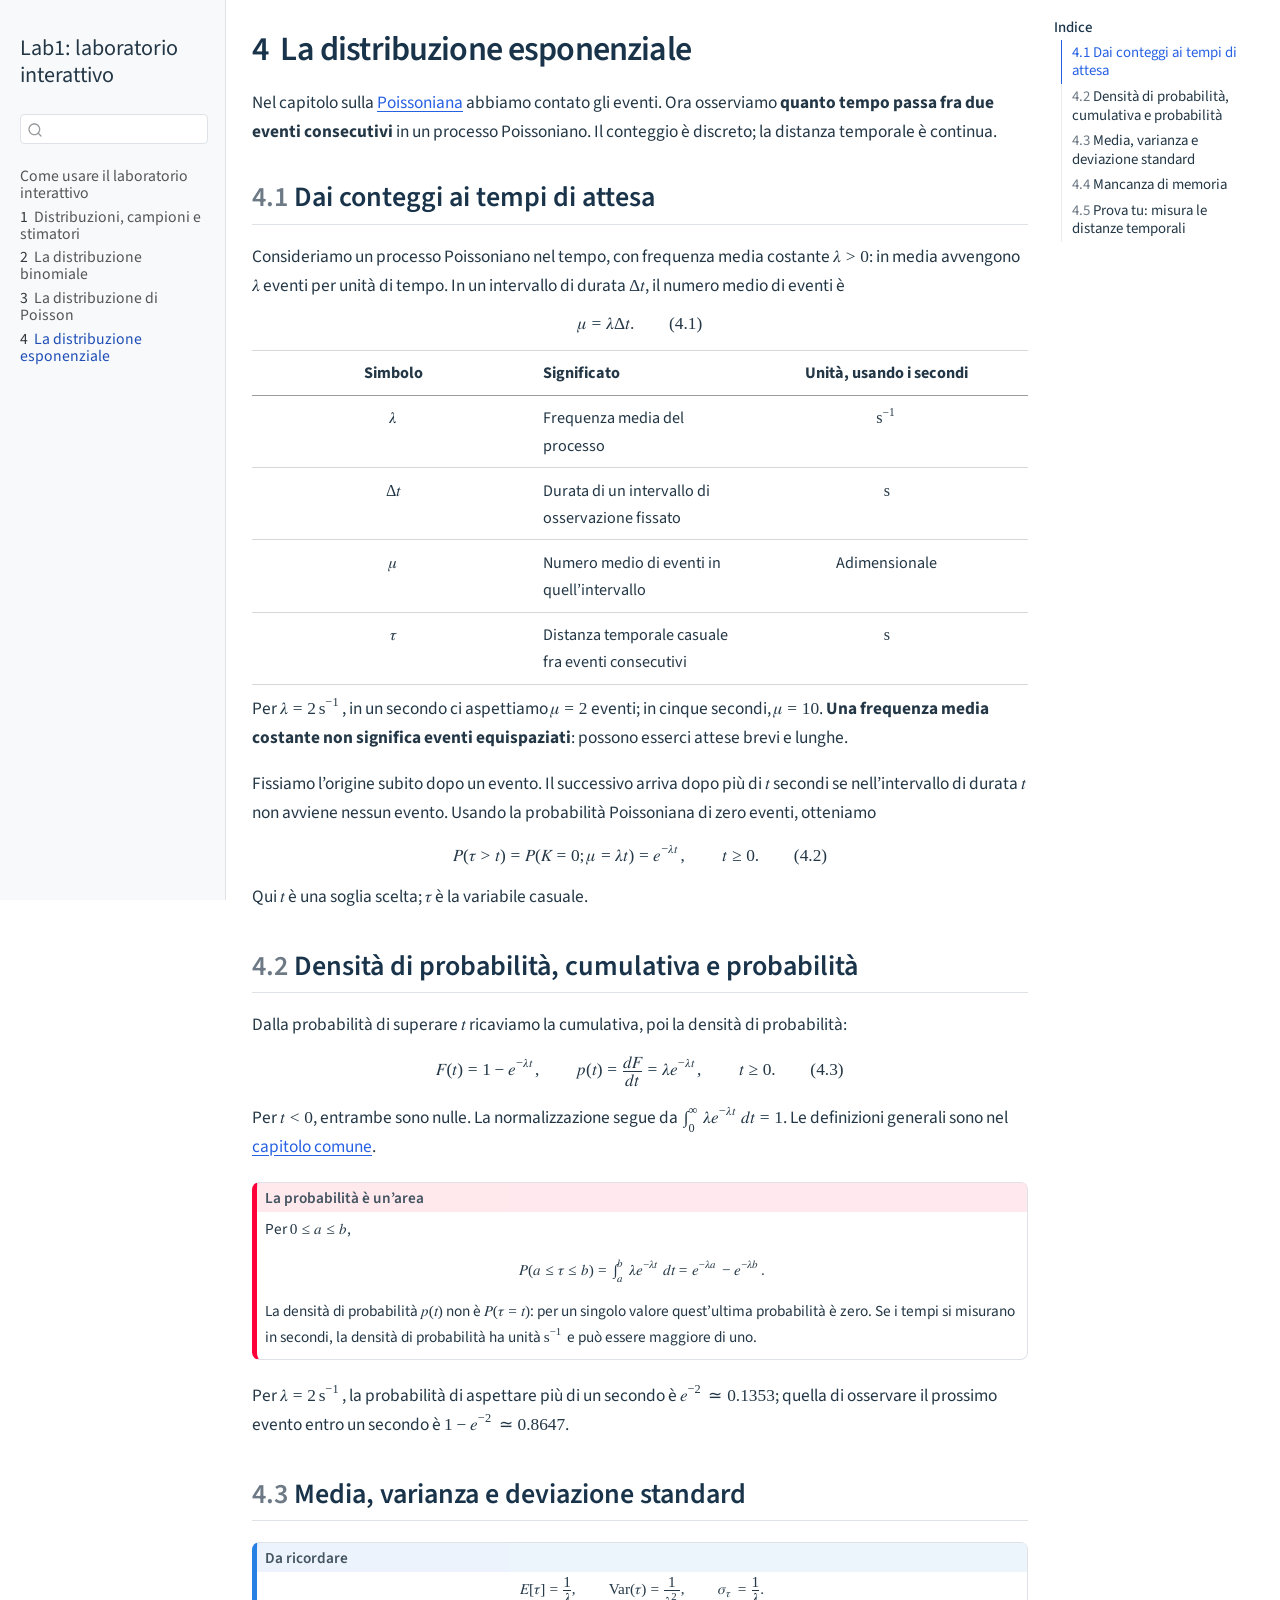
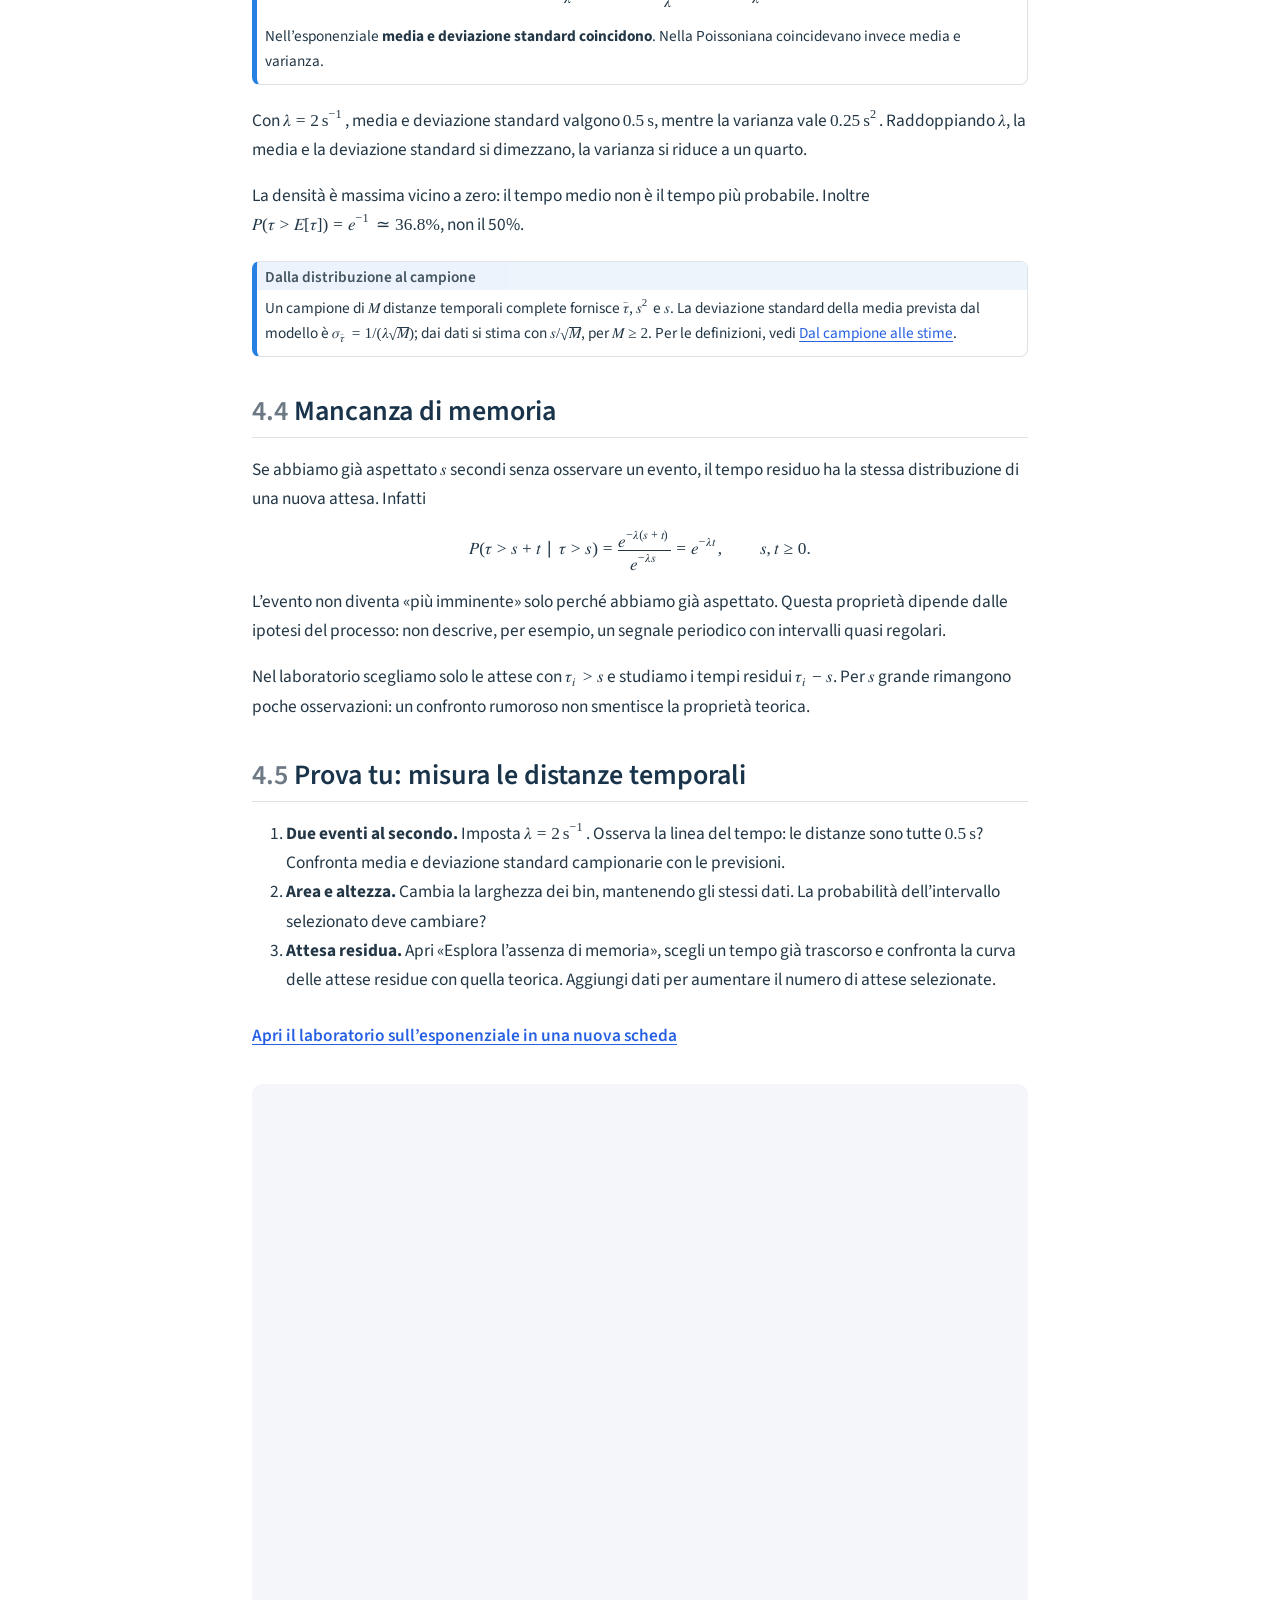
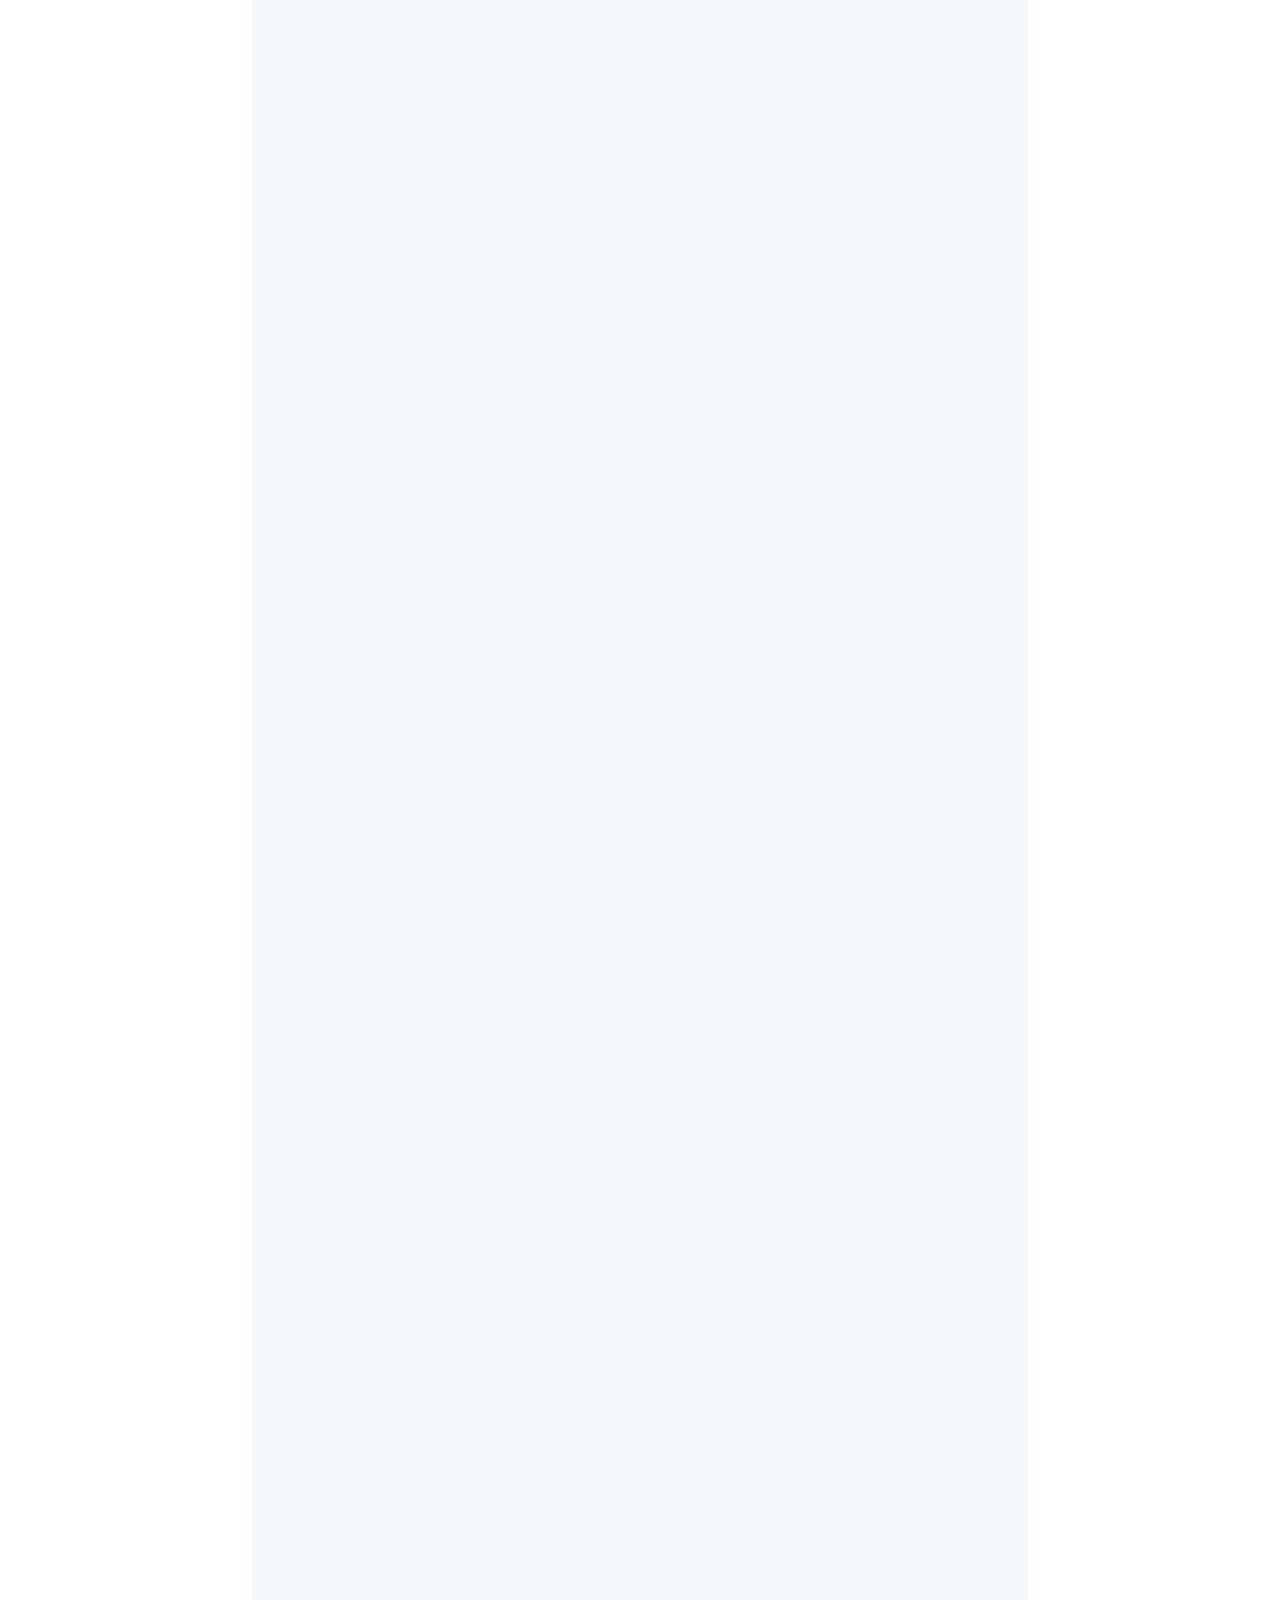
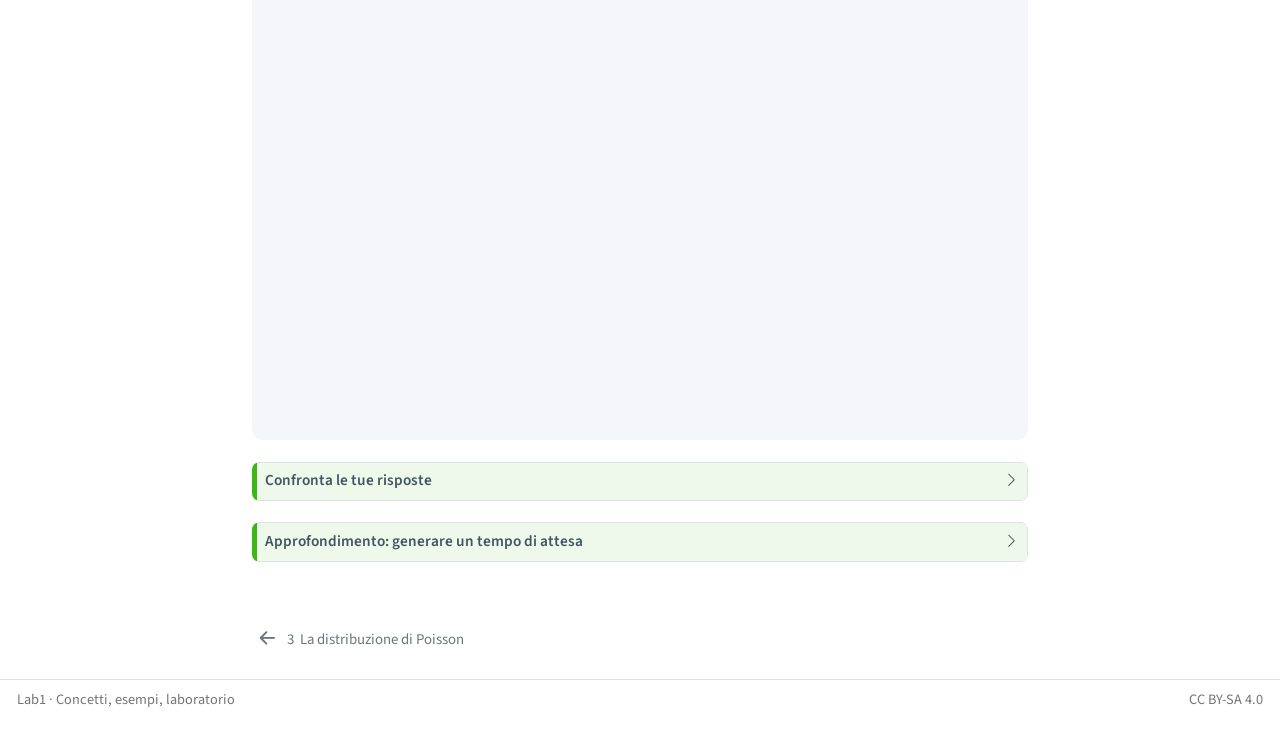
<file: capitoli/esponenziale.html>
<!DOCTYPE html>
<html xmlns="http://www.w3.org/1999/xhtml" lang="it" xml:lang="it"><head>

<meta charset="utf-8">
<meta name="generator" content="quarto-1.11.9">

<meta name="viewport" content="width=device-width, initial-scale=1.0, user-scalable=yes">


<title>4&nbsp; La distribuzione esponenziale – Lab1: laboratorio interattivo</title>
<style>
/* Default styles provided by pandoc.
** See https://pandoc.org/MANUAL.html#variables-for-html for config info.
*/
span.smallcaps{font-variant: small-caps;}
div.columns{display: flex; gap: 1.5em;}
div.column{flex: auto;}
@media screen {
div.columns{gap: min(4vw, 1.5em);}
div.column{overflow-x: auto;}
}
div.hanging-indent{margin-left: 1.5em; text-indent: -1.5em;}
ul.task-list{list-style: none;}
ul.task-list li input[type="checkbox"] {
  width: 0.8em;
  margin: 0 0.8em 0.2em -1em; /* quarto-specific, see https://github.com/quarto-dev/quarto-cli/issues/4556 */ 
  vertical-align: middle;
}
</style>


<script src="../site_libs/quarto-nav/quarto-nav.js"></script>
<script src="../site_libs/quarto-nav/headroom.min.js"></script>
<script src="../site_libs/clipboard/clipboard.min.js"></script>
<script src="../site_libs/quarto-search/autocomplete.umd.js"></script>
<script src="../site_libs/quarto-search/fuse.min.js"></script>
<script src="../site_libs/quarto-search/quarto-search.js"></script>
<meta name="quarto:offset" content="../">
<link href="../capitoli/poisson.html" rel="prev">
<script src="../site_libs/quarto-html/quarto.js" type="module"></script>
<script src="../site_libs/quarto-html/tabsets/tabsets.js" type="module"></script>
<script src="../site_libs/quarto-html/scrollable-regions/scrollable-regions.js" type="module"></script>
<script src="../site_libs/quarto-html/popper.min.js"></script>
<script src="../site_libs/quarto-html/tippy.umd.min.js"></script>
<script src="../site_libs/quarto-html/anchor.min.js"></script>
<link href="../site_libs/quarto-html/tippy.css" rel="stylesheet">
<link href="../site_libs/quarto-html/quarto-syntax-highlighting-63b5708e65d6cd79cd7618c58d0c21e7.css" rel="stylesheet" id="quarto-text-highlighting-styles">
<script src="../site_libs/bootstrap/bootstrap.min.js"></script>
<link href="../site_libs/bootstrap/bootstrap-icons.css" rel="stylesheet">
<link href="../site_libs/bootstrap/bootstrap-00c553cb56ae2b2fef4e3584dbe98d2f.min.css" rel="stylesheet" append-hash="true" id="quarto-bootstrap" data-mode="light">
<script id="quarto-search-options" type="application/json">{
  "location": "sidebar",
  "copy-button": false,
  "collapse-after": 3,
  "panel-placement": "start",
  "type": "textbox",
  "limit": 50,
  "keyboard-shortcut": [
    "f",
    "/",
    "s"
  ],
  "show-item-context": false,
  "language": {
    "search-no-results-text": "Nessun risultato",
    "search-matching-documents-text": "documenti trovati",
    "search-copy-link-title": "Copiare il link nella ricerca",
    "search-hide-matches-text": "Nascondere i risultati aggiuntivi",
    "search-more-match-text": "ci sono altri risultati in questo documento",
    "search-more-matches-text": "ulteriori risultati in questo documento",
    "search-clear-button-title": "Pulire",
    "search-text-placeholder": "",
    "search-detached-cancel-button-title": "Cancellare",
    "search-submit-button-title": "Inviare",
    "search-label": "Ricerca"
  }
}</script>


<link rel="stylesheet" href="../assets/stile.css">
</head>

<body class="nav-sidebar docked quarto-light"><a id="quarto-skip-link" class="visually-hidden-focusable" href="#quarto-document-content">Vai al contenuto principale</a>

<div id="quarto-search-results"></div>
  <header id="quarto-header" class="headroom fixed-top">
  <nav class="quarto-secondary-nav" aria-label="Barra degli strumenti">
    <div class="container-fluid d-flex">
      <button type="button" class="quarto-btn-toggle btn" data-bs-toggle="collapse" role="button" data-bs-target=".quarto-sidebar-collapse-item" aria-controls="quarto-sidebar" aria-expanded="false" aria-label="Attiva/disattiva la barra laterale" onclick="if (window.quartoToggleHeadroom) { window.quartoToggleHeadroom(); }">
        <i class="bi bi-layout-text-sidebar-reverse"></i>
      </button>
        <nav class="quarto-page-breadcrumbs" aria-label="Percorso"><ol class="breadcrumb"><li class="breadcrumb-item"><a href="../capitoli/esponenziale.html"><span class="chapter-number">4</span>&nbsp; <span class="chapter-title">La distribuzione esponenziale</span></a></li></ol></nav>
        <a class="flex-grow-1" data-bs-toggle="collapse" data-bs-target=".quarto-sidebar-collapse-item" onclick="if (window.quartoToggleHeadroom) { window.quartoToggleHeadroom(); }">      
        </a>
      <button type="button" class="btn quarto-search-button" aria-label="Ricerca" onclick="window.quartoOpenSearch();">
        <i class="bi bi-search"></i>
      </button>
    </div>
  </nav>
</header>
<!-- content -->
<div id="quarto-content" class="quarto-container page-columns page-rows-contents page-layout-article">
<!-- sidebar -->
  <nav id="quarto-sidebar" class="sidebar collapse collapse-horizontal quarto-sidebar-collapse-item sidebar-navigation docked overflow-auto" aria-label="Sito web">
    <div class="pt-lg-2 mt-2 text-left sidebar-header">
    <div class="sidebar-title mb-0 py-0">
      <a href="../">Lab1: laboratorio interattivo</a> 
    </div>
      </div>
        <div class="mt-2 flex-shrink-0 align-items-center">
        <div class="sidebar-search">
        <div id="quarto-search" class="" title="Ricerca"></div>
        </div>
        </div>
    <div class="sidebar-menu-container"> 
    <ul class="list-unstyled mt-1">
        <li class="sidebar-item">
  <div class="sidebar-item-container"> 
  <a href="../index.html" class="sidebar-item-text sidebar-link">
 <span class="menu-text">Come usare il laboratorio interattivo</span></a>
  </div>
</li>
        <li class="sidebar-item">
  <div class="sidebar-item-container"> 
  <a href="../capitoli/distribuzioni-stimatori.html" class="sidebar-item-text sidebar-link">
 <span class="menu-text"><span class="chapter-number">1</span>&nbsp; <span class="chapter-title">Distribuzioni, campioni e stimatori</span></span></a>
  </div>
</li>
        <li class="sidebar-item">
  <div class="sidebar-item-container"> 
  <a href="../capitoli/binomiale.html" class="sidebar-item-text sidebar-link">
 <span class="menu-text"><span class="chapter-number">2</span>&nbsp; <span class="chapter-title">La distribuzione binomiale</span></span></a>
  </div>
</li>
        <li class="sidebar-item">
  <div class="sidebar-item-container"> 
  <a href="../capitoli/poisson.html" class="sidebar-item-text sidebar-link">
 <span class="menu-text"><span class="chapter-number">3</span>&nbsp; <span class="chapter-title">La distribuzione di Poisson</span></span></a>
  </div>
</li>
        <li class="sidebar-item">
  <div class="sidebar-item-container"> 
  <a href="../capitoli/esponenziale.html" class="sidebar-item-text sidebar-link active">
 <span class="menu-text"><span class="chapter-number">4</span>&nbsp; <span class="chapter-title">La distribuzione esponenziale</span></span></a>
  </div>
</li>
    </ul>
    </div>
</nav>
<div id="quarto-sidebar-glass" class="quarto-sidebar-collapse-item" data-bs-toggle="collapse" data-bs-target=".quarto-sidebar-collapse-item"></div>
<!-- margin-sidebar -->
    <div id="quarto-margin-sidebar" class="sidebar margin-sidebar">
        <nav id="TOC" role="doc-toc" aria-labelledby="toc-title" class="toc-active">
    <h2 id="toc-title">Indice</h2>
   
  <ul class="collapse">
  <li><a href="#dai-conteggi-ai-tempi-di-attesa" id="toc-dai-conteggi-ai-tempi-di-attesa" class="nav-link active" data-scroll-target="#dai-conteggi-ai-tempi-di-attesa"><span class="header-section-number">4.1</span> Dai conteggi ai tempi di attesa</a></li>
  <li><a href="#densità-di-probabilità-cumulativa-e-probabilità" id="toc-densità-di-probabilità-cumulativa-e-probabilità" class="nav-link" data-scroll-target="#densità-di-probabilità-cumulativa-e-probabilità"><span class="header-section-number">4.2</span> Densità di probabilità, cumulativa e probabilità</a></li>
  <li><a href="#media-varianza-e-deviazione-standard" id="toc-media-varianza-e-deviazione-standard" class="nav-link" data-scroll-target="#media-varianza-e-deviazione-standard"><span class="header-section-number">4.3</span> Media, varianza e deviazione standard</a></li>
  <li><a href="#sec-memoria-esponenziale" id="toc-sec-memoria-esponenziale" class="nav-link" data-scroll-target="#sec-memoria-esponenziale"><span class="header-section-number">4.4</span> Mancanza di memoria</a></li>
  <li><a href="#sec-attivita-esponenziale" id="toc-sec-attivita-esponenziale" class="nav-link" data-scroll-target="#sec-attivita-esponenziale"><span class="header-section-number">4.5</span> Prova tu: misura le distanze temporali</a></li>
  </ul>
</nav>
    </div>
<!-- main -->
<main class="content" id="quarto-document-content" tabindex="-1">

<header id="title-block-header" class="quarto-title-block default">
<div class="quarto-title">
<h1 class="title"><span id="sec-esponenziale" class="quarto-section-identifier"><span class="chapter-number">4</span>&nbsp; <span class="chapter-title">La distribuzione esponenziale</span></span></h1>
</div>



<div class="quarto-title-meta">

    
  
    
  </div>
  


</header>


<p>Nel capitolo sulla <a href="../capitoli/poisson.html">Poissoniana</a> abbiamo contato gli eventi. Ora osserviamo <strong>quanto tempo passa fra due eventi consecutivi</strong> in un processo Poissoniano. Il conteggio è discreto; la distanza temporale è continua.</p>
<section id="dai-conteggi-ai-tempi-di-attesa" class="level2" data-number="4.1">
<h2 data-number="4.1" class="anchored" data-anchor-id="dai-conteggi-ai-tempi-di-attesa"><span class="header-section-number">4.1</span> Dai conteggi ai tempi di attesa</h2>
<p>Consideriamo un processo Poissoniano nel tempo, con frequenza media costante <math display="inline" xmlns="http://www.w3.org/1998/Math/MathML"><semantics><mrow><mi>λ</mi><mo>&gt;</mo><mn>0</mn></mrow><annotation encoding="application/x-tex">\lambda&gt;0</annotation></semantics></math>: in media avvengono <math display="inline" xmlns="http://www.w3.org/1998/Math/MathML"><semantics><mi>λ</mi><annotation encoding="application/x-tex">\lambda</annotation></semantics></math> eventi per unità di tempo. In un intervallo di durata <math display="inline" xmlns="http://www.w3.org/1998/Math/MathML"><semantics><mrow><mi mathvariant="normal">Δ</mi><mi>t</mi></mrow><annotation encoding="application/x-tex">\Delta t</annotation></semantics></math>, il numero medio di eventi è</p>
<p><span id="eq-mu-lambda"><math display="block" xmlns="http://www.w3.org/1998/Math/MathML"><semantics><mrow><mi>μ</mi><mo>=</mo><mi>λ</mi><mi mathvariant="normal">Δ</mi><mi>t</mi><mi>.</mi><mspace width="2.0em"></mspace><mo stretchy="false" form="prefix">(</mo><mn>4.1</mn><mo stretchy="false" form="postfix">)</mo></mrow><annotation encoding="application/x-tex">
\mu=\lambda\Delta t.
 \qquad(4.1)</annotation></semantics></math></span></p>
<table class="caption-top table">
<colgroup>
<col style="width: 36%">
<col style="width: 27%">
<col style="width: 36%">
</colgroup>
<thead>
<tr class="header">
<th style="text-align: center;">Simbolo</th>
<th style="text-align: left;">Significato</th>
<th style="text-align: center;">Unità, usando i secondi</th>
</tr>
</thead>
<tbody>
<tr class="odd">
<td style="text-align: center;"><math display="inline" xmlns="http://www.w3.org/1998/Math/MathML"><semantics><mi>λ</mi><annotation encoding="application/x-tex">\lambda</annotation></semantics></math></td>
<td style="text-align: left;">Frequenza media del processo</td>
<td style="text-align: center;"><math display="inline" xmlns="http://www.w3.org/1998/Math/MathML"><semantics><msup><mi mathvariant="normal">s</mi><mrow><mi>−</mi><mn>1</mn></mrow></msup><annotation encoding="application/x-tex">\mathrm{s}^{-1}</annotation></semantics></math></td>
</tr>
<tr class="even">
<td style="text-align: center;"><math display="inline" xmlns="http://www.w3.org/1998/Math/MathML"><semantics><mrow><mi mathvariant="normal">Δ</mi><mi>t</mi></mrow><annotation encoding="application/x-tex">\Delta t</annotation></semantics></math></td>
<td style="text-align: left;">Durata di un intervallo di osservazione fissato</td>
<td style="text-align: center;"><math display="inline" xmlns="http://www.w3.org/1998/Math/MathML"><semantics><mi mathvariant="normal">s</mi><annotation encoding="application/x-tex">\mathrm{s}</annotation></semantics></math></td>
</tr>
<tr class="odd">
<td style="text-align: center;"><math display="inline" xmlns="http://www.w3.org/1998/Math/MathML"><semantics><mi>μ</mi><annotation encoding="application/x-tex">\mu</annotation></semantics></math></td>
<td style="text-align: left;">Numero medio di eventi in quell’intervallo</td>
<td style="text-align: center;">Adimensionale</td>
</tr>
<tr class="even">
<td style="text-align: center;"><math display="inline" xmlns="http://www.w3.org/1998/Math/MathML"><semantics><mi>τ</mi><annotation encoding="application/x-tex">\tau</annotation></semantics></math></td>
<td style="text-align: left;">Distanza temporale casuale fra eventi consecutivi</td>
<td style="text-align: center;"><math display="inline" xmlns="http://www.w3.org/1998/Math/MathML"><semantics><mi mathvariant="normal">s</mi><annotation encoding="application/x-tex">\mathrm{s}</annotation></semantics></math></td>
</tr>
</tbody>
</table>
<p>Per <math display="inline" xmlns="http://www.w3.org/1998/Math/MathML"><semantics><mrow><mi>λ</mi><mo>=</mo><mn>2</mn><mspace width="0.167em"></mspace><msup><mi mathvariant="normal">s</mi><mrow><mi>−</mi><mn>1</mn></mrow></msup></mrow><annotation encoding="application/x-tex">\lambda=2\,\mathrm{s}^{-1}</annotation></semantics></math>, in un secondo ci aspettiamo <math display="inline" xmlns="http://www.w3.org/1998/Math/MathML"><semantics><mrow><mi>μ</mi><mo>=</mo><mn>2</mn></mrow><annotation encoding="application/x-tex">\mu=2</annotation></semantics></math> eventi; in cinque secondi, <math display="inline" xmlns="http://www.w3.org/1998/Math/MathML"><semantics><mrow><mi>μ</mi><mo>=</mo><mn>10</mn></mrow><annotation encoding="application/x-tex">\mu=10</annotation></semantics></math>. <strong>Una frequenza media costante non significa eventi equispaziati</strong>: possono esserci attese brevi e lunghe.</p>
<p>Fissiamo l’origine subito dopo un evento. Il successivo arriva dopo più di <math display="inline" xmlns="http://www.w3.org/1998/Math/MathML"><semantics><mi>t</mi><annotation encoding="application/x-tex">t</annotation></semantics></math> secondi se nell’intervallo di durata <math display="inline" xmlns="http://www.w3.org/1998/Math/MathML"><semantics><mi>t</mi><annotation encoding="application/x-tex">t</annotation></semantics></math> non avviene nessun evento. Usando la probabilità Poissoniana di zero eventi, otteniamo</p>
<p><span id="eq-sopravvivenza-esponenziale"><math display="block" xmlns="http://www.w3.org/1998/Math/MathML"><semantics><mrow><mi>P</mi><mo stretchy="false" form="prefix">(</mo><mi>τ</mi><mo>&gt;</mo><mi>t</mi><mo stretchy="false" form="postfix">)</mo><mo>=</mo><mi>P</mi><mo stretchy="false" form="prefix">(</mo><mi>K</mi><mo>=</mo><mn>0</mn><mo>;</mo><mi>μ</mi><mo>=</mo><mi>λ</mi><mi>t</mi><mo stretchy="false" form="postfix">)</mo><mo>=</mo><msup><mi>e</mi><mrow><mi>−</mi><mi>λ</mi><mi>t</mi></mrow></msup><mo>,</mo><mspace width="2.0em"></mspace><mi>t</mi><mo>≥</mo><mn>0</mn><mi>.</mi><mspace width="2.0em"></mspace><mo stretchy="false" form="prefix">(</mo><mn>4.2</mn><mo stretchy="false" form="postfix">)</mo></mrow><annotation encoding="application/x-tex">
P(\tau&gt;t)=P(K=0;\mu=\lambda t)=e^{-\lambda t},\qquad t\geq0.
 \qquad(4.2)</annotation></semantics></math></span></p>
<p>Qui <math display="inline" xmlns="http://www.w3.org/1998/Math/MathML"><semantics><mi>t</mi><annotation encoding="application/x-tex">t</annotation></semantics></math> è una soglia scelta; <math display="inline" xmlns="http://www.w3.org/1998/Math/MathML"><semantics><mi>τ</mi><annotation encoding="application/x-tex">\tau</annotation></semantics></math> è la variabile casuale.</p>
</section>
<section id="densità-di-probabilità-cumulativa-e-probabilità" class="level2" data-number="4.2">
<h2 data-number="4.2" class="anchored" data-anchor-id="densità-di-probabilità-cumulativa-e-probabilità"><span class="header-section-number">4.2</span> Densità di probabilità, cumulativa e probabilità</h2>
<p>Dalla probabilità di superare <math display="inline" xmlns="http://www.w3.org/1998/Math/MathML"><semantics><mi>t</mi><annotation encoding="application/x-tex">t</annotation></semantics></math> ricaviamo la cumulativa, poi la densità di probabilità:</p>
<p><span id="eq-esponenziale"><math display="block" xmlns="http://www.w3.org/1998/Math/MathML"><semantics><mrow><mi>F</mi><mo stretchy="false" form="prefix">(</mo><mi>t</mi><mo stretchy="false" form="postfix">)</mo><mo>=</mo><mn>1</mn><mo>−</mo><msup><mi>e</mi><mrow><mi>−</mi><mi>λ</mi><mi>t</mi></mrow></msup><mo>,</mo><mspace width="2.0em"></mspace><mi>p</mi><mo stretchy="false" form="prefix">(</mo><mi>t</mi><mo stretchy="false" form="postfix">)</mo><mo>=</mo><mfrac><mrow><mi>d</mi><mi>F</mi></mrow><mrow><mi>d</mi><mi>t</mi></mrow></mfrac><mo>=</mo><mi>λ</mi><msup><mi>e</mi><mrow><mi>−</mi><mi>λ</mi><mi>t</mi></mrow></msup><mo>,</mo><mspace width="2.0em"></mspace><mi>t</mi><mo>≥</mo><mn>0</mn><mi>.</mi><mspace width="2.0em"></mspace><mo stretchy="false" form="prefix">(</mo><mn>4.3</mn><mo stretchy="false" form="postfix">)</mo></mrow><annotation encoding="application/x-tex">
F(t)=1-e^{-\lambda t},\qquad
p(t)=\frac{dF}{dt}=\lambda e^{-\lambda t},\qquad t\geq0.
 \qquad(4.3)</annotation></semantics></math></span></p>
<p>Per <math display="inline" xmlns="http://www.w3.org/1998/Math/MathML"><semantics><mrow><mi>t</mi><mo>&lt;</mo><mn>0</mn></mrow><annotation encoding="application/x-tex">t&lt;0</annotation></semantics></math>, entrambe sono nulle. La normalizzazione segue da <math display="inline" xmlns="http://www.w3.org/1998/Math/MathML"><semantics><mrow><msubsup><mo>∫</mo><mn>0</mn><mi>∞</mi></msubsup><mi>λ</mi><msup><mi>e</mi><mrow><mi>−</mi><mi>λ</mi><mi>t</mi></mrow></msup><mspace width="0.167em"></mspace><mi>d</mi><mi>t</mi><mo>=</mo><mn>1</mn></mrow><annotation encoding="application/x-tex">\int_0^\infty\lambda e^{-\lambda t}\,dt=1</annotation></semantics></math>. Le definizioni generali sono nel <a href="../capitoli/distribuzioni-stimatori.html#sec-cumulativa">capitolo comune</a>.</p>
<div class="callout callout-style-default callout-important no-icon callout-titled">
<div class="callout-header d-flex align-content-center">
<div class="callout-icon-container">
<i class="callout-icon no-icon"></i>
</div>
<div class="callout-title-container flex-fill">
<span class="screen-reader-only">Importante</span>La probabilità è un’area
</div>
</div>
<div class="callout-body-container callout-body">
<p>Per <math display="inline" xmlns="http://www.w3.org/1998/Math/MathML"><semantics><mrow><mn>0</mn><mo>≤</mo><mi>a</mi><mo>≤</mo><mi>b</mi></mrow><annotation encoding="application/x-tex">0\leq a\leq b</annotation></semantics></math>,</p>
<p><math display="block" xmlns="http://www.w3.org/1998/Math/MathML"><semantics><mrow><mi>P</mi><mo stretchy="false" form="prefix">(</mo><mi>a</mi><mo>≤</mo><mi>τ</mi><mo>≤</mo><mi>b</mi><mo stretchy="false" form="postfix">)</mo><mo>=</mo><msubsup><mo>∫</mo><mi>a</mi><mi>b</mi></msubsup><mi>λ</mi><msup><mi>e</mi><mrow><mi>−</mi><mi>λ</mi><mi>t</mi></mrow></msup><mspace width="0.167em"></mspace><mi>d</mi><mi>t</mi><mo>=</mo><msup><mi>e</mi><mrow><mi>−</mi><mi>λ</mi><mi>a</mi></mrow></msup><mo>−</mo><msup><mi>e</mi><mrow><mi>−</mi><mi>λ</mi><mi>b</mi></mrow></msup><mi>.</mi></mrow><annotation encoding="application/x-tex">
P(a\leq\tau\leq b)=\int_a^b\lambda e^{-\lambda t}\,dt
=e^{-\lambda a}-e^{-\lambda b}.
</annotation></semantics></math></p>
<p>La densità di probabilità <math display="inline" xmlns="http://www.w3.org/1998/Math/MathML"><semantics><mrow><mi>p</mi><mo stretchy="false" form="prefix">(</mo><mi>t</mi><mo stretchy="false" form="postfix">)</mo></mrow><annotation encoding="application/x-tex">p(t)</annotation></semantics></math> non è <math display="inline" xmlns="http://www.w3.org/1998/Math/MathML"><semantics><mrow><mi>P</mi><mo stretchy="false" form="prefix">(</mo><mi>τ</mi><mo>=</mo><mi>t</mi><mo stretchy="false" form="postfix">)</mo></mrow><annotation encoding="application/x-tex">P(\tau=t)</annotation></semantics></math>: per un singolo valore quest’ultima probabilità è zero. Se i tempi si misurano in secondi, la densità di probabilità ha unità <math display="inline" xmlns="http://www.w3.org/1998/Math/MathML"><semantics><msup><mi mathvariant="normal">s</mi><mrow><mi>−</mi><mn>1</mn></mrow></msup><annotation encoding="application/x-tex">\mathrm{s}^{-1}</annotation></semantics></math> e può essere maggiore di uno.</p>
</div>
</div>
<p>Per <math display="inline" xmlns="http://www.w3.org/1998/Math/MathML"><semantics><mrow><mi>λ</mi><mo>=</mo><mn>2</mn><mspace width="0.167em"></mspace><msup><mi mathvariant="normal">s</mi><mrow><mi>−</mi><mn>1</mn></mrow></msup></mrow><annotation encoding="application/x-tex">\lambda=2\,\mathrm{s}^{-1}</annotation></semantics></math>, la probabilità di aspettare più di un secondo è <math display="inline" xmlns="http://www.w3.org/1998/Math/MathML"><semantics><mrow><msup><mi>e</mi><mrow><mi>−</mi><mn>2</mn></mrow></msup><mo>≃</mo><mn>0.1353</mn></mrow><annotation encoding="application/x-tex">e^{-2}\simeq0.1353</annotation></semantics></math>; quella di osservare il prossimo evento entro un secondo è <math display="inline" xmlns="http://www.w3.org/1998/Math/MathML"><semantics><mrow><mn>1</mn><mo>−</mo><msup><mi>e</mi><mrow><mi>−</mi><mn>2</mn></mrow></msup><mo>≃</mo><mn>0.8647</mn></mrow><annotation encoding="application/x-tex">1-e^{-2}\simeq0.8647</annotation></semantics></math>.</p>
</section>
<section id="media-varianza-e-deviazione-standard" class="level2" data-number="4.3">
<h2 data-number="4.3" class="anchored" data-anchor-id="media-varianza-e-deviazione-standard"><span class="header-section-number">4.3</span> Media, varianza e deviazione standard</h2>
<div class="callout callout-style-default callout-note no-icon callout-titled">
<div class="callout-header d-flex align-content-center">
<div class="callout-icon-container">
<i class="callout-icon no-icon"></i>
</div>
<div class="callout-title-container flex-fill">
<span class="screen-reader-only">Nota</span>Da ricordare
</div>
</div>
<div class="callout-body-container callout-body">
<p><math display="block" xmlns="http://www.w3.org/1998/Math/MathML"><semantics><mrow><mi>E</mi><mo stretchy="false" form="prefix">[</mo><mi>τ</mi><mo stretchy="false" form="postfix">]</mo><mo>=</mo><mfrac><mn>1</mn><mi>λ</mi></mfrac><mo>,</mo><mspace width="2.0em"></mspace><mrow><mi mathvariant="normal">Var</mi><mo>⁡</mo></mrow><mo stretchy="false" form="prefix">(</mo><mi>τ</mi><mo stretchy="false" form="postfix">)</mo><mo>=</mo><mfrac><mn>1</mn><msup><mi>λ</mi><mn>2</mn></msup></mfrac><mo>,</mo><mspace width="2.0em"></mspace><msub><mi>σ</mi><mi>τ</mi></msub><mo>=</mo><mfrac><mn>1</mn><mi>λ</mi></mfrac><mi>.</mi></mrow><annotation encoding="application/x-tex">
E[\tau]=\frac1\lambda,\qquad
\operatorname{Var}(\tau)=\frac1{\lambda^2},\qquad
\sigma_\tau=\frac1\lambda.
</annotation></semantics></math></p>
<p>Nell’esponenziale <strong>media e deviazione standard coincidono</strong>. Nella Poissoniana coincidevano invece media e varianza.</p>
</div>
</div>
<p>Con <math display="inline" xmlns="http://www.w3.org/1998/Math/MathML"><semantics><mrow><mi>λ</mi><mo>=</mo><mn>2</mn><mspace width="0.167em"></mspace><msup><mi mathvariant="normal">s</mi><mrow><mi>−</mi><mn>1</mn></mrow></msup></mrow><annotation encoding="application/x-tex">\lambda=2\,\mathrm{s}^{-1}</annotation></semantics></math>, media e deviazione standard valgono <math display="inline" xmlns="http://www.w3.org/1998/Math/MathML"><semantics><mrow><mn>0.5</mn><mspace width="0.167em"></mspace><mi mathvariant="normal">s</mi></mrow><annotation encoding="application/x-tex">0.5\,\mathrm{s}</annotation></semantics></math>, mentre la varianza vale <math display="inline" xmlns="http://www.w3.org/1998/Math/MathML"><semantics><mrow><mn>0.25</mn><mspace width="0.167em"></mspace><msup><mi mathvariant="normal">s</mi><mn>2</mn></msup></mrow><annotation encoding="application/x-tex">0.25\,\mathrm{s}^2</annotation></semantics></math>. Raddoppiando <math display="inline" xmlns="http://www.w3.org/1998/Math/MathML"><semantics><mi>λ</mi><annotation encoding="application/x-tex">\lambda</annotation></semantics></math>, la media e la deviazione standard si dimezzano, la varianza si riduce a un quarto.</p>
<p>La densità è massima vicino a zero: il tempo medio non è il tempo più probabile. Inoltre <math display="inline" xmlns="http://www.w3.org/1998/Math/MathML"><semantics><mrow><mi>P</mi><mo stretchy="false" form="prefix">(</mo><mi>τ</mi><mo>&gt;</mo><mi>E</mi><mo stretchy="false" form="prefix">[</mo><mi>τ</mi><mo stretchy="false" form="postfix">]</mo><mo stretchy="false" form="postfix">)</mo><mo>=</mo><msup><mi>e</mi><mrow><mi>−</mi><mn>1</mn></mrow></msup><mo>≃</mo><mn>36.8</mn><mi>%</mi></mrow><annotation encoding="application/x-tex">P(\tau&gt;E[\tau])=e^{-1}\simeq36.8\%</annotation></semantics></math>, non il 50%.</p>
<div class="callout callout-style-default callout-note no-icon callout-titled">
<div class="callout-header d-flex align-content-center">
<div class="callout-icon-container">
<i class="callout-icon no-icon"></i>
</div>
<div class="callout-title-container flex-fill">
<span class="screen-reader-only">Nota</span>Dalla distribuzione al campione
</div>
</div>
<div class="callout-body-container callout-body">
<p>Un campione di <math display="inline" xmlns="http://www.w3.org/1998/Math/MathML"><semantics><mi>M</mi><annotation encoding="application/x-tex">M</annotation></semantics></math> distanze temporali complete fornisce <math display="inline" xmlns="http://www.w3.org/1998/Math/MathML"><semantics><mover><mi>τ</mi><mo accent="true">‾</mo></mover><annotation encoding="application/x-tex">\bar{\tau}</annotation></semantics></math>, <math display="inline" xmlns="http://www.w3.org/1998/Math/MathML"><semantics><msup><mi>s</mi><mn>2</mn></msup><annotation encoding="application/x-tex">s^2</annotation></semantics></math> e <math display="inline" xmlns="http://www.w3.org/1998/Math/MathML"><semantics><mi>s</mi><annotation encoding="application/x-tex">s</annotation></semantics></math>. La deviazione standard della media prevista dal modello è <math display="inline" xmlns="http://www.w3.org/1998/Math/MathML"><semantics><mrow><msub><mi>σ</mi><mover><mi>τ</mi><mo accent="true">‾</mo></mover></msub><mo>=</mo><mn>1</mn><mi>/</mi><mo stretchy="false" form="prefix">(</mo><mi>λ</mi><msqrt><mi>M</mi></msqrt><mo stretchy="false" form="postfix">)</mo></mrow><annotation encoding="application/x-tex">\sigma_{\bar{\tau}}=1/(\lambda\sqrt M)</annotation></semantics></math>; dai dati si stima con <math display="inline" xmlns="http://www.w3.org/1998/Math/MathML"><semantics><mrow><mi>s</mi><mi>/</mi><msqrt><mi>M</mi></msqrt></mrow><annotation encoding="application/x-tex">s/\sqrt M</annotation></semantics></math>, per <math display="inline" xmlns="http://www.w3.org/1998/Math/MathML"><semantics><mrow><mi>M</mi><mo>≥</mo><mn>2</mn></mrow><annotation encoding="application/x-tex">M\geq2</annotation></semantics></math>. Per le definizioni, vedi <a href="../capitoli/distribuzioni-stimatori.html#sec-stimatori">Dal campione alle stime</a>.</p>
</div>
</div>
</section>
<section id="sec-memoria-esponenziale" class="level2" data-number="4.4">
<h2 data-number="4.4" class="anchored" data-anchor-id="sec-memoria-esponenziale"><span class="header-section-number">4.4</span> Mancanza di memoria</h2>
<p>Se abbiamo già aspettato <math display="inline" xmlns="http://www.w3.org/1998/Math/MathML"><semantics><mi>s</mi><annotation encoding="application/x-tex">s</annotation></semantics></math> secondi senza osservare un evento, il tempo residuo ha la stessa distribuzione di una nuova attesa. Infatti</p>
<p><math display="block" xmlns="http://www.w3.org/1998/Math/MathML"><semantics><mrow><mi>P</mi><mo stretchy="false" form="prefix">(</mo><mi>τ</mi><mo>&gt;</mo><mi>s</mi><mo>+</mo><mi>t</mi><mo>∣</mo><mi>τ</mi><mo>&gt;</mo><mi>s</mi><mo stretchy="false" form="postfix">)</mo><mo>=</mo><mfrac><msup><mi>e</mi><mrow><mi>−</mi><mi>λ</mi><mo stretchy="false" form="prefix">(</mo><mi>s</mi><mo>+</mo><mi>t</mi><mo stretchy="false" form="postfix">)</mo></mrow></msup><msup><mi>e</mi><mrow><mi>−</mi><mi>λ</mi><mi>s</mi></mrow></msup></mfrac><mo>=</mo><msup><mi>e</mi><mrow><mi>−</mi><mi>λ</mi><mi>t</mi></mrow></msup><mo>,</mo><mspace width="2.0em"></mspace><mi>s</mi><mo>,</mo><mi>t</mi><mo>≥</mo><mn>0</mn><mi>.</mi></mrow><annotation encoding="application/x-tex">
P(\tau&gt;s+t\mid\tau&gt;s)
=\frac{e^{-\lambda(s+t)}}{e^{-\lambda s}}
=e^{-\lambda t},\qquad s,t\geq0.
</annotation></semantics></math></p>
<p>L’evento non diventa «più imminente» solo perché abbiamo già aspettato. Questa proprietà dipende dalle ipotesi del processo: non descrive, per esempio, un segnale periodico con intervalli quasi regolari.</p>
<p>Nel laboratorio scegliamo solo le attese con <math display="inline" xmlns="http://www.w3.org/1998/Math/MathML"><semantics><mrow><msub><mi>τ</mi><mi>i</mi></msub><mo>&gt;</mo><mi>s</mi></mrow><annotation encoding="application/x-tex">\tau_i&gt;s</annotation></semantics></math> e studiamo i tempi residui <math display="inline" xmlns="http://www.w3.org/1998/Math/MathML"><semantics><mrow><msub><mi>τ</mi><mi>i</mi></msub><mo>−</mo><mi>s</mi></mrow><annotation encoding="application/x-tex">\tau_i-s</annotation></semantics></math>. Per <math display="inline" xmlns="http://www.w3.org/1998/Math/MathML"><semantics><mi>s</mi><annotation encoding="application/x-tex">s</annotation></semantics></math> grande rimangono poche osservazioni: un confronto rumoroso non smentisce la proprietà teorica.</p>
</section>
<section id="sec-attivita-esponenziale" class="level2" data-number="4.5">
<h2 data-number="4.5" class="anchored" data-anchor-id="sec-attivita-esponenziale"><span class="header-section-number">4.5</span> Prova tu: misura le distanze temporali</h2>
<ol type="1">
<li><strong>Due eventi al secondo.</strong> Imposta <math display="inline" xmlns="http://www.w3.org/1998/Math/MathML"><semantics><mrow><mi>λ</mi><mo>=</mo><mn>2</mn><mspace width="0.167em"></mspace><msup><mi mathvariant="normal">s</mi><mrow><mi>−</mi><mn>1</mn></mrow></msup></mrow><annotation encoding="application/x-tex">\lambda=2\,\mathrm{s}^{-1}</annotation></semantics></math>. Osserva la linea del tempo: le distanze sono tutte <math display="inline" xmlns="http://www.w3.org/1998/Math/MathML"><semantics><mrow><mn>0.5</mn><mspace width="0.167em"></mspace><mi mathvariant="normal">s</mi></mrow><annotation encoding="application/x-tex">0.5\,\mathrm{s}</annotation></semantics></math>? Confronta media e deviazione standard campionarie con le previsioni.</li>
<li><strong>Area e altezza.</strong> Cambia la larghezza dei bin, mantenendo gli stessi dati. La probabilità dell’intervallo selezionato deve cambiare?</li>
<li><strong>Attesa residua.</strong> Apri «Esplora l’assenza di memoria», scegli un tempo già trascorso e confronta la curva delle attese residue con quella teorica. Aggiungi dati per aumentare il numero di attese selezionate.</li>
</ol>
<p><a href="../interattivi/esponenziale_lab1.html" class="lab-open" target="_blank" rel="noopener">Apri il laboratorio sull’esponenziale in una nuova scheda</a></p>
<iframe id="esponenziale-frame" class="lab-frame" src="../interattivi/esponenziale_lab1.html?embed=1" title="Laboratorio sulla distribuzione esponenziale e sui tempi di attesa" loading="lazy" sandbox="allow-scripts allow-downloads" style="width:100%;height:1900px;border:0;" allowfullscreen=""></iframe>
<div class="callout callout-style-default callout-tip no-icon callout-titled">
<div class="callout-header d-flex align-content-center collapsed" data-bs-toggle="collapse" data-bs-target=".callout-4-contents" aria-controls="callout-4" aria-expanded="false" aria-label="Toggle callout">
<div class="callout-icon-container">
<i class="callout-icon no-icon"></i>
</div>
<div class="callout-title-container flex-fill">
<span class="screen-reader-only">Consiglio</span>Confronta le tue risposte
</div>
<div class="callout-btn-toggle d-inline-block border-0 py-1 ps-1 pe-0 float-end"><i class="callout-toggle"></i></div>
</div>
<div id="callout-4" class="callout-4-contents callout-collapse collapse">
<div class="callout-body-container callout-body">
<p>Le singole distanze fluttuano; media e deviazione standard tendono entrambe a <math display="inline" xmlns="http://www.w3.org/1998/Math/MathML"><semantics><mrow><mn>1</mn><mi>/</mi><mi>λ</mi></mrow><annotation encoding="application/x-tex">1/\lambda</annotation></semantics></math>. Cambiare i bin modifica l’istogramma, ma non i dati né la probabilità osservata nell’intervallo scelto. Le attese residue seguono la stessa esponenziale; il confronto empirico peggiora se restano pochi dati.</p>
</div>
</div>
</div>
<div class="callout callout-style-default callout-tip no-icon callout-titled">
<div class="callout-header d-flex align-content-center collapsed" data-bs-toggle="collapse" data-bs-target=".callout-5-contents" aria-controls="callout-5" aria-expanded="false" aria-label="Toggle callout">
<div class="callout-icon-container">
<i class="callout-icon no-icon"></i>
</div>
<div class="callout-title-container flex-fill">
<span class="screen-reader-only">Consiglio</span>Approfondimento: generare un tempo di attesa
</div>
<div class="callout-btn-toggle d-inline-block border-0 py-1 ps-1 pe-0 float-end"><i class="callout-toggle"></i></div>
</div>
<div id="callout-5" class="callout-5-contents callout-collapse collapse">
<div class="callout-body-container callout-body">
<p>Il laboratorio usa l’<a href="../capitoli/distribuzioni-stimatori.html#quantili">inversa della cumulativa</a>: da un numero uniforme <math display="inline" xmlns="http://www.w3.org/1998/Math/MathML"><semantics><mi>u</mi><annotation encoding="application/x-tex">u</annotation></semantics></math> fra zero e uno costruisce <math display="inline" xmlns="http://www.w3.org/1998/Math/MathML"><semantics><mrow><mi>τ</mi><mo>=</mo><mi>−</mi><mrow><mi mathvariant="normal">ln</mi><mo>⁡</mo></mrow><mo stretchy="false" form="prefix">(</mo><mn>1</mn><mo>−</mo><mi>u</mi><mo stretchy="false" form="postfix">)</mo><mi>/</mi><mi>λ</mi></mrow><annotation encoding="application/x-tex">\tau=-\ln(1-u)/\lambda</annotation></semantics></math>. Ogni distanza viene generata fino al suo evento finale, senza scartare le attese lunghe. La linea del tempo mostra solo i primi eventi; le statistiche usano tutte le <math display="inline" xmlns="http://www.w3.org/1998/Math/MathML"><semantics><mi>M</mi><annotation encoding="application/x-tex">M</annotation></semantics></math> distanze generate.</p>
</div>
</div>
</div>


</section>

</main> <!-- /main -->
<script>
// Accept layout messages only from simulation frames embedded in this page.
window.addEventListener('message', function (event) {
  const frame = Array.from(document.querySelectorAll('iframe.lab-frame'))
    .find(function (candidate) { return event.source === candidate.contentWindow; });
  if (!frame) return;
  const message = event.data;
  if (!message || message.type !== 'lab1:height' || !Number.isFinite(message.height)) return;
  if (message.height < 200 || message.height > 12000) return;
  frame.style.height = Math.ceil(message.height) + 'px';
});
</script>
<script id="quarto-html-after-body" type="application/javascript">
  window.document.addEventListener("DOMContentLoaded", function (event) {
    const icon = "";
    const anchorJS = new window.AnchorJS();
    anchorJS.options = {
      placement: 'right',
      icon: icon
    };
    anchorJS.add('.anchored');
    const isCodeAnnotation = (el) => {
      for (const clz of el.classList) {
        if (clz.startsWith('code-annotation-')) {                     
          return true;
        }
      }
      return false;
    }
    const onCopySuccess = function(e) {
      // button target
      const button = e.trigger;
      // don't keep focus
      button.blur();
      // flash "checked"
      button.classList.add('code-copy-button-checked');
      var currentTitle = button.getAttribute("title");
      button.setAttribute("title", "Copiato!");
      let tooltip;
      if (window.bootstrap) {
        button.setAttribute("data-bs-toggle", "tooltip");
        button.setAttribute("data-bs-placement", "left");
        button.setAttribute("data-bs-title", "Copiato!");
        tooltip = new bootstrap.Tooltip(button, 
          { trigger: "manual", 
            customClass: "code-copy-button-tooltip",
            offset: [0, -8]});
        tooltip.show();    
      }
      setTimeout(function() {
        if (tooltip) {
          tooltip.hide();
          button.removeAttribute("data-bs-title");
          button.removeAttribute("data-bs-toggle");
          button.removeAttribute("data-bs-placement");
        }
        button.setAttribute("title", currentTitle);
        button.classList.remove('code-copy-button-checked');
      }, 1000);
      // clear code selection
      e.clearSelection();
    }
    const getTextToCopy = function(trigger) {
      const outerScaffold = trigger.parentElement.cloneNode(true);
      const codeEl = outerScaffold.querySelector('code');
      for (const childEl of codeEl.children) {
        if (isCodeAnnotation(childEl)) {
          childEl.remove();
        }
      }
      return codeEl.innerText;
    }
    const clipboard = new window.ClipboardJS('.code-copy-button:not([data-in-quarto-modal])', {
      text: getTextToCopy
    });
    clipboard.on('success', onCopySuccess);
    if (window.document.getElementById('quarto-embedded-source-code-modal')) {
      const clipboardModal = new window.ClipboardJS('.code-copy-button[data-in-quarto-modal]', {
        text: getTextToCopy,
        container: window.document.getElementById('quarto-embedded-source-code-modal')
      });
      clipboardModal.on('success', onCopySuccess);
    }
      var localhostRegex = new RegExp(/^(?:http|https):\/\/localhost\:?[0-9]*\//);
      var mailtoRegex = new RegExp(/^mailto:/);
        var filterRegex = new RegExp('/' + window.location.host + '/');
      var isInternal = (href) => {
          return filterRegex.test(href) || localhostRegex.test(href) || mailtoRegex.test(href);
      }
      // Inspect non-navigation links and adorn them if external
      window.quartoDecorateExternalLinks = function (root) {
     var links = (root || window.document).querySelectorAll('a[href]:not(.nav-link):not(.navbar-brand):not(.toc-action):not(.sidebar-link):not(.sidebar-item-toggle):not(.pagination-link):not(.no-external):not([aria-hidden]):not(.dropdown-item):not(.quarto-navigation-tool):not(.about-link)');
      for (var i=0; i<links.length; i++) {
        const link = links[i];
        if (!isInternal(link.href)) {
          // undo the damage that might have been done by quarto-nav.js in the case of
          // links that we want to consider external
          if (link.dataset.originalHref !== undefined) {
            link.href = link.dataset.originalHref;
          }
          if (!link.classList.contains('no-external-icon')) {
          }
        }
      }
      };
      window.quartoDecorateExternalLinks(window.document);
    // Esc closes the popup (WCAG 1.4.13) and focus leaving both trigger and
    // popup closes it (WCAG 2.4.11); tippy handles neither for interactive popups.
    const hideOnEscAndFocusOut = {
      name: 'hideOnEscAndFocusOut',
      defaultValue: true,
      fn(instance) {
        const dismiss = () => {
          // A show scheduled by the trigger delay would otherwise reopen it
          instance.clearDelayTimeouts();
          instance.hide();
        };
        const onKeyDown = (event) => {
          if (event.key !== 'Escape') {
            return;
          }
          // Keep Esc from also reaching page handlers (e.g. reveal.js overview),
          // except an open reveal.js slide menu, which Esc should close too.
          // The menu handles keys only when its keyboard option is on.
          const menuHandlesEsc = window.Reveal?.getPlugin?.('menu')?.isOpen() &&
            window.Reveal.getConfig().menu?.keyboard !== false;
          if (!menuHandlesEsc) {
            event.stopPropagation();
          }
          if (instance.popper.contains(window.document.activeElement)) {
            // Disabled while refocusing so the focus trigger does not reopen it
            instance.disable();
            instance.reference.focus();
            instance.enable();
          }
          dismiss();
        };
        const onFocusOut = (event) => {
          const target = event.relatedTarget;
          if (target && !instance.reference.contains(target) &&
              !instance.popper.contains(target)) {
            dismiss();
          }
        };
        // On the trigger too: a click trigger (code-annotations: select) has no
        // blur handling. Attached for the instance's lifetime so leaving the
        // trigger also cancels a show still pending on the trigger delay.
        instance.reference.addEventListener('focusout', onFocusOut);
        return {
          onShow() {
            window.document.addEventListener('keydown', onKeyDown, true);
            instance.popper.addEventListener('focusout', onFocusOut);
          },
          onHide() {
            window.document.removeEventListener('keydown', onKeyDown, true);
            instance.popper.removeEventListener('focusout', onFocusOut);
          },
          onDestroy() {
            instance.reference.removeEventListener('focusout', onFocusOut);
          },
        };
      },
    };
    function tippyHover(el, contentFn, onTriggerFn, onUntriggerFn) {
      const config = {
        allowHTML: true,
        maxWidth: 500,
        delay: 100,
        arrow: false,
        appendTo: function(el) {
            return el.parentElement;
        },
        interactive: true,
        interactiveBorder: 10,
        theme: 'quarto',
        placement: 'bottom-start',
        plugins: [hideOnEscAndFocusOut],
      };
      if (contentFn) {
        config.content = contentFn;
      }
      if (onTriggerFn) {
        config.onTrigger = onTriggerFn;
      }
      if (onUntriggerFn) {
        config.onUntrigger = onUntriggerFn;
      }
      window.tippy(el, config); 
    }
    const noterefs = window.document.querySelectorAll('a[role="doc-noteref"]');
    for (var i=0; i<noterefs.length; i++) {
      const ref = noterefs[i];
      tippyHover(ref, function() {
        // use id or data attribute instead here
        let href = ref.getAttribute('data-footnote-href') || ref.getAttribute('href');
        try { href = new URL(href).hash; } catch {}
        const id = href.replace(/^#\/?/, "");
        const note = window.document.getElementById(id);
        if (note) {
          return note.innerHTML;
        } else {
          return "";
        }
      });
    }
    const xrefs = window.document.querySelectorAll('a.quarto-xref');
    const processXRef = (id, note) => {
      // Strip column container classes
      const stripColumnClz = (el) => {
        el.classList.remove("page-full", "page-columns");
        if (el.children) {
          for (const child of el.children) {
            stripColumnClz(child);
          }
        }
      }
      stripColumnClz(note)
      if (id === null || id.startsWith('sec-')) {
        // Special case sections, only their first couple elements
        const container = document.createElement("div");
        if (note.children && note.children.length > 2) {
          container.appendChild(note.children[0].cloneNode(true));
          for (let i = 1; i < note.children.length; i++) {
            const child = note.children[i];
            if (child.tagName === "P" && child.innerText === "") {
              continue;
            } else {
              container.appendChild(child.cloneNode(true));
              break;
            }
          }
          if (window.Quarto?.typesetMath) {
            window.Quarto.typesetMath(container);
          }
          return container.innerHTML
        } else {
          if (window.Quarto?.typesetMath) {
            window.Quarto.typesetMath(note);
          }
          return note.innerHTML;
        }
      } else {
        // Remove any anchor links if they are present
        const anchorLink = note.querySelector('a.anchorjs-link');
        if (anchorLink) {
          anchorLink.remove();
        }
        if (window.Quarto?.typesetMath) {
          window.Quarto.typesetMath(note);
        }
        if (note.classList.contains("callout")) {
          return note.outerHTML;
        } else {
          return note.innerHTML;
        }
      }
    }
    for (var i=0; i<xrefs.length; i++) {
      const xref = xrefs[i];
      tippyHover(xref, undefined, function(instance) {
        instance.disable();
        let url = xref.getAttribute('href');
        let hash = undefined; 
        if (url.startsWith('#')) {
          hash = url;
        } else {
          try { hash = new URL(url).hash; } catch {}
        }
        if (hash) {
          const id = hash.replace(/^#\/?/, "");
          const note = window.document.getElementById(id);
          if (note !== null) {
            try {
              const html = processXRef(id, note.cloneNode(true));
              instance.setContent(html);
            } finally {
              instance.enable();
              instance.show();
            }
          } else {
            // See if we can fetch this
            fetch(url.split('#')[0])
            .then(res => res.text())
            .then(html => {
              const parser = new DOMParser();
              const htmlDoc = parser.parseFromString(html, "text/html");
              const note = htmlDoc.getElementById(id);
              if (note !== null) {
                const html = processXRef(id, note);
                instance.setContent(html);
              } 
            }).finally(() => {
              instance.enable();
              instance.show();
            });
          }
        } else {
          // See if we can fetch a full url (with no hash to target)
          // This is a special case and we should probably do some content thinning / targeting
          fetch(url)
          .then(res => res.text())
          .then(html => {
            const parser = new DOMParser();
            const htmlDoc = parser.parseFromString(html, "text/html");
            const note = htmlDoc.querySelector('main.content');
            if (note !== null) {
              // This should only happen for chapter cross references
              // (since there is no id in the URL)
              // remove the first header
              if (note.children.length > 0 && note.children[0].tagName === "HEADER") {
                note.children[0].remove();
              }
              const html = processXRef(null, note);
              instance.setContent(html);
            } 
          }).finally(() => {
            instance.enable();
            instance.show();
          });
        }
      }, function(instance) {
      });
    }
        let selectedAnnoteEl;
        const selectorForAnnotation = ( cell, annotation) => {
          let cellAttr = 'data-code-cell="' + cell + '"';
          let lineAttr = 'data-code-annotation="' +  annotation + '"';
          const selector = 'span[' + cellAttr + '][' + lineAttr + ']';
          return selector;
        }
        const selectCodeLines = (annoteEl) => {
          const doc = window.document;
          const targetCell = annoteEl.getAttribute("data-target-cell");
          const targetAnnotation = annoteEl.getAttribute("data-target-annotation");
          const annoteSpan = window.document.querySelector(selectorForAnnotation(targetCell, targetAnnotation));
          const lines = annoteSpan.getAttribute("data-code-lines").split(",");
          const lineIds = lines.map((line) => {
            return targetCell + "-" + line;
          })
          // Each band is positioned against its own containing block, which is
          // not the offsetParent of the lines, so place it from client rects.
          const placeBand = (band, firstEl, lastEl, codeBlock) => {
            const container = band.offsetParent;
            if (container === null) {
              return;
            }
            const containerRect = container.getBoundingClientRect();
            // Reveal.js scales slides with a transform, so convert client
            // pixels back to the CSS pixels of the container.
            const scale = containerRect.height / container.offsetHeight || 1;
            const firstRect = firstEl.getBoundingClientRect();
            const lastRect = lastEl.getBoundingClientRect();
            const top = (firstRect.top - containerRect.top) / scale - container.clientTop + container.scrollTop;
            const height = (lastRect.bottom - firstRect.top) / scale;
            band.style.top = top - 2 + "px";
            band.style.height = height + 4 + "px";
            if (codeBlock) {
              // Without the copy button wrapper, the containing block is wider
              // than the code block, so span the code block explicitly.
              const blockRect = codeBlock.getBoundingClientRect();
              band.style.left = (blockRect.left - containerRect.left) / scale - container.clientLeft + container.scrollLeft + "px";
              band.style.width = blockRect.width / scale + "px";
            }
          };
          if (lineIds.length > 0) {
            const el = window.document.getElementById(lineIds[0]);
            const lastEl = window.document.getElementById(lineIds[lineIds.length - 1]);
            const parent = el.parentElement.parentElement;
            // cook up a div (if necessary) and position it
            let div = window.document.getElementById("code-annotation-line-highlight");
            if (div === null) {
              div = window.document.createElement("div");
              div.setAttribute("id", "code-annotation-line-highlight");
              div.style.position = 'absolute';
              parent.appendChild(div);
            }
            placeBand(div, el, lastEl, parent.closest("div.sourceCode") || parent);
            let gutterDiv = window.document.getElementById("code-annotation-line-highlight-gutter");
            if (gutterDiv === null) {
              gutterDiv = window.document.createElement("div");
              gutterDiv.setAttribute("id", "code-annotation-line-highlight-gutter");
              gutterDiv.style.position = 'absolute';
              const codeCell = window.document.getElementById(targetCell);
              const gutter = codeCell.querySelector('.code-annotation-gutter');
              gutter.appendChild(gutterDiv);
            }
            placeBand(gutterDiv, el, lastEl);
            selectedAnnoteEl = annoteEl;
          }
        };
        const unselectCodeLines = () => {
          const elementsIds = ["code-annotation-line-highlight", "code-annotation-line-highlight-gutter"];
          elementsIds.forEach((elId) => {
            const div = window.document.getElementById(elId);
            if (div) {
              div.remove();
            }
          });
          selectedAnnoteEl = undefined;
        };
          // Handle positioning of the toggle
      window.addEventListener(
        "resize",
        throttle(() => {
          elRect = undefined;
          if (selectedAnnoteEl) {
            selectCodeLines(selectedAnnoteEl);
          }
        }, 10)
      );
      function throttle(fn, ms) {
      let throttle = false;
      let timer;
        return (...args) => {
          if(!throttle) { // first call gets through
              fn.apply(this, args);
              throttle = true;
          } else { // all the others get throttled
              if(timer) clearTimeout(timer); // cancel #2
              timer = setTimeout(() => {
                fn.apply(this, args);
                timer = throttle = false;
              }, ms);
          }
        };
      }
        // Attach click handler to the DT
        const annoteDls = window.document.querySelectorAll('dt[data-target-cell]');
        for (const annoteDlNode of annoteDls) {
          annoteDlNode.addEventListener('click', (event) => {
            const clickedEl = event.target;
            if (clickedEl !== selectedAnnoteEl) {
              unselectCodeLines();
              const activeEl = window.document.querySelector('dt[data-target-cell].code-annotation-active');
              if (activeEl) {
                activeEl.classList.remove('code-annotation-active');
              }
              selectCodeLines(clickedEl);
              clickedEl.classList.add('code-annotation-active');
            } else {
              // Unselect the line
              unselectCodeLines();
              clickedEl.classList.remove('code-annotation-active');
            }
          });
        }
    const findCites = (el) => {
      const parentEl = el.parentElement;
      if (parentEl) {
        const cites = parentEl.dataset.cites;
        if (cites) {
          return {
            el,
            cites: cites.split(' ')
          };
        } else {
          return findCites(el.parentElement)
        }
      } else {
        return undefined;
      }
    };
    var bibliorefs = window.document.querySelectorAll('a[role="doc-biblioref"]');
    for (var i=0; i<bibliorefs.length; i++) {
      const ref = bibliorefs[i];
      const citeInfo = findCites(ref);
      if (citeInfo) {
        tippyHover(citeInfo.el, function() {
          var popup = window.document.createElement('div');
          citeInfo.cites.forEach(function(cite) {
            var citeDiv = window.document.createElement('div');
            citeDiv.classList.add('hanging-indent');
            citeDiv.classList.add('csl-entry');
            var biblioDiv = window.document.getElementById('ref-' + cite);
            if (biblioDiv) {
              citeDiv.innerHTML = biblioDiv.innerHTML;
            }
            popup.appendChild(citeDiv);
          });
          return popup.innerHTML;
        });
      }
    }
  });
  </script>
  <script type="application/javascript">
  window.quartoScrollableRegionsLabels = {"code":"Codice scorrevole","output":"Uscita scorrevole"};
  </script>
<nav class="page-navigation" aria-label="Pagina">
  <div class="nav-page nav-page-previous">
      <a href="../capitoli/poisson.html" class="pagination-link" aria-label="La distribuzione di Poisson">
        <i class="bi bi-arrow-left-short"></i> <span class="nav-page-text"><span class="chapter-number">3</span>&nbsp; <span class="chapter-title">La distribuzione di Poisson</span></span>
      </a>          
  </div>
  <div class="nav-page nav-page-next">
  </div>
</nav>
</div> <!-- /content -->
<footer class="footer">
  <div class="nav-footer">
    <div class="nav-footer-left">
<p>Lab1 · Concetti, esempi, laboratorio</p>
</div>   
    <div class="nav-footer-center">
      &nbsp;
    </div>
    <div class="nav-footer-right">
<p>CC BY-SA 4.0</p>
</div>
  </div>
</footer>




</body></html>
</file>
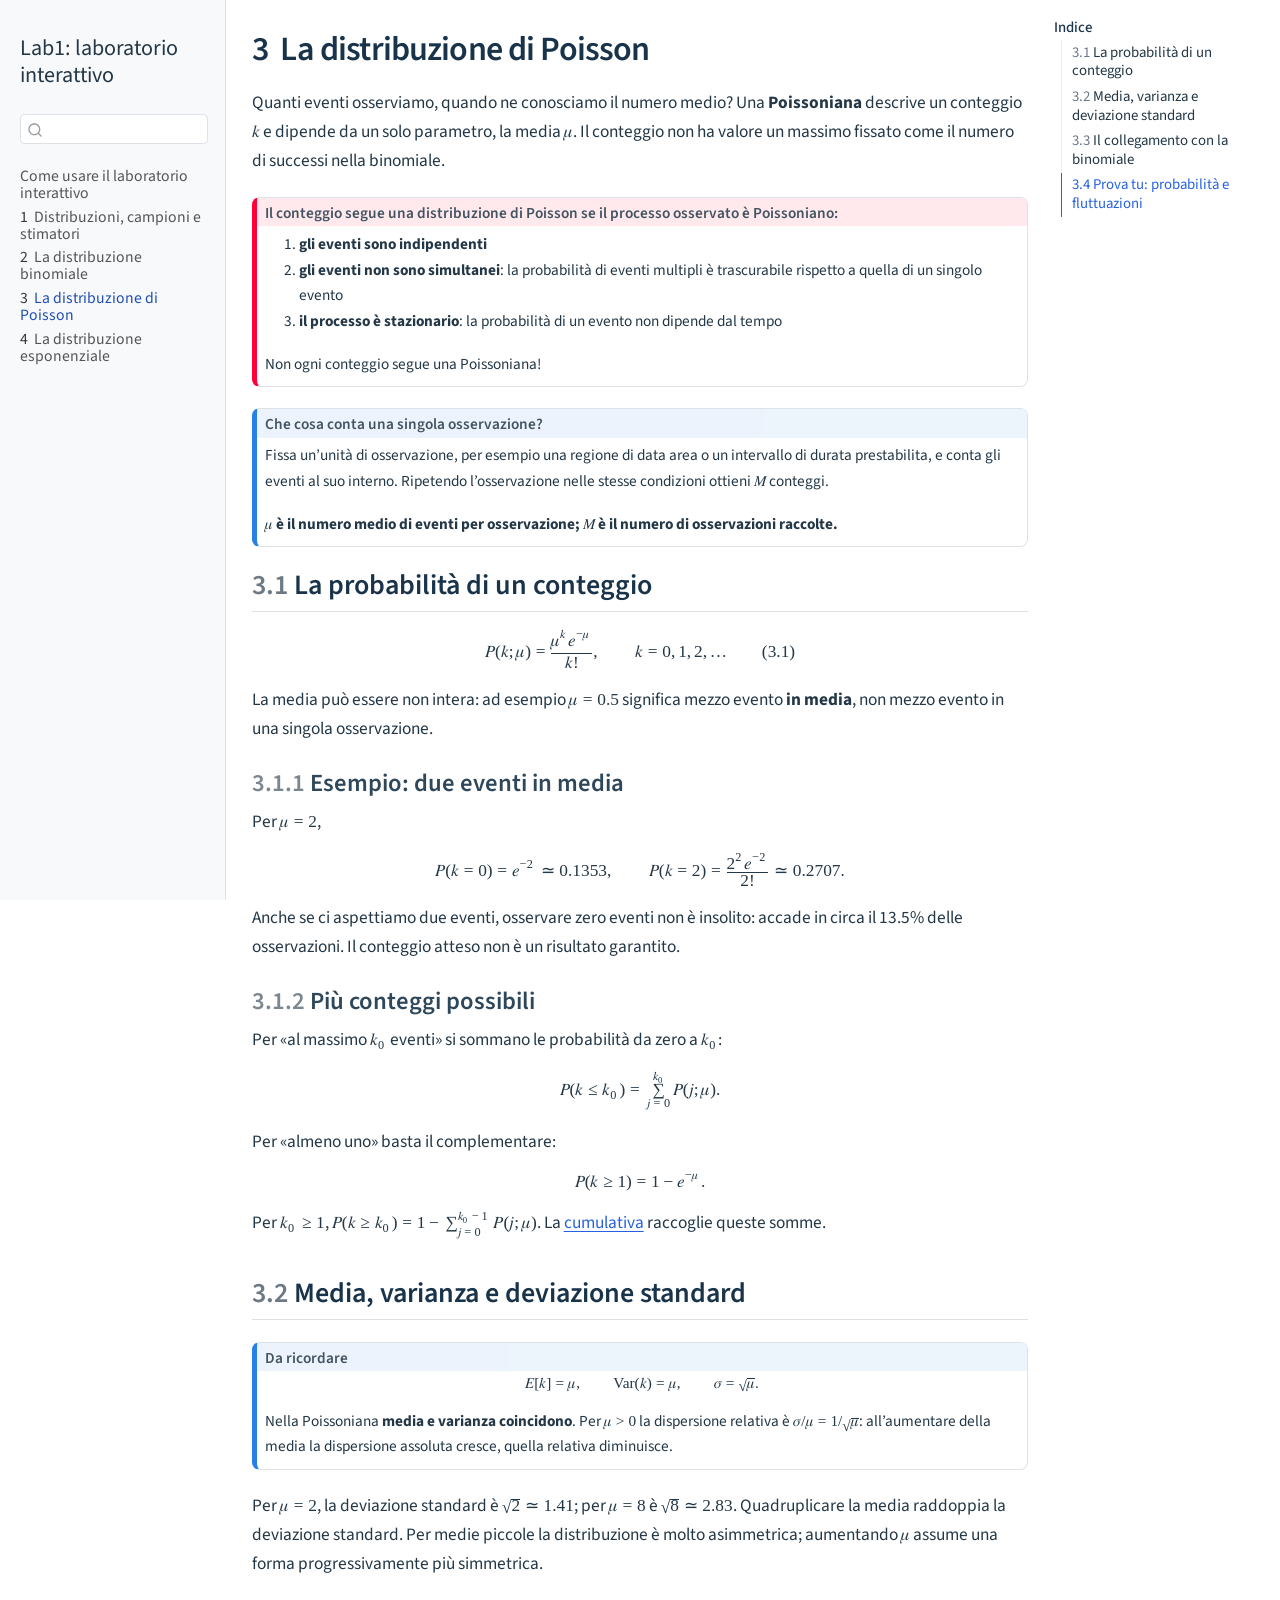
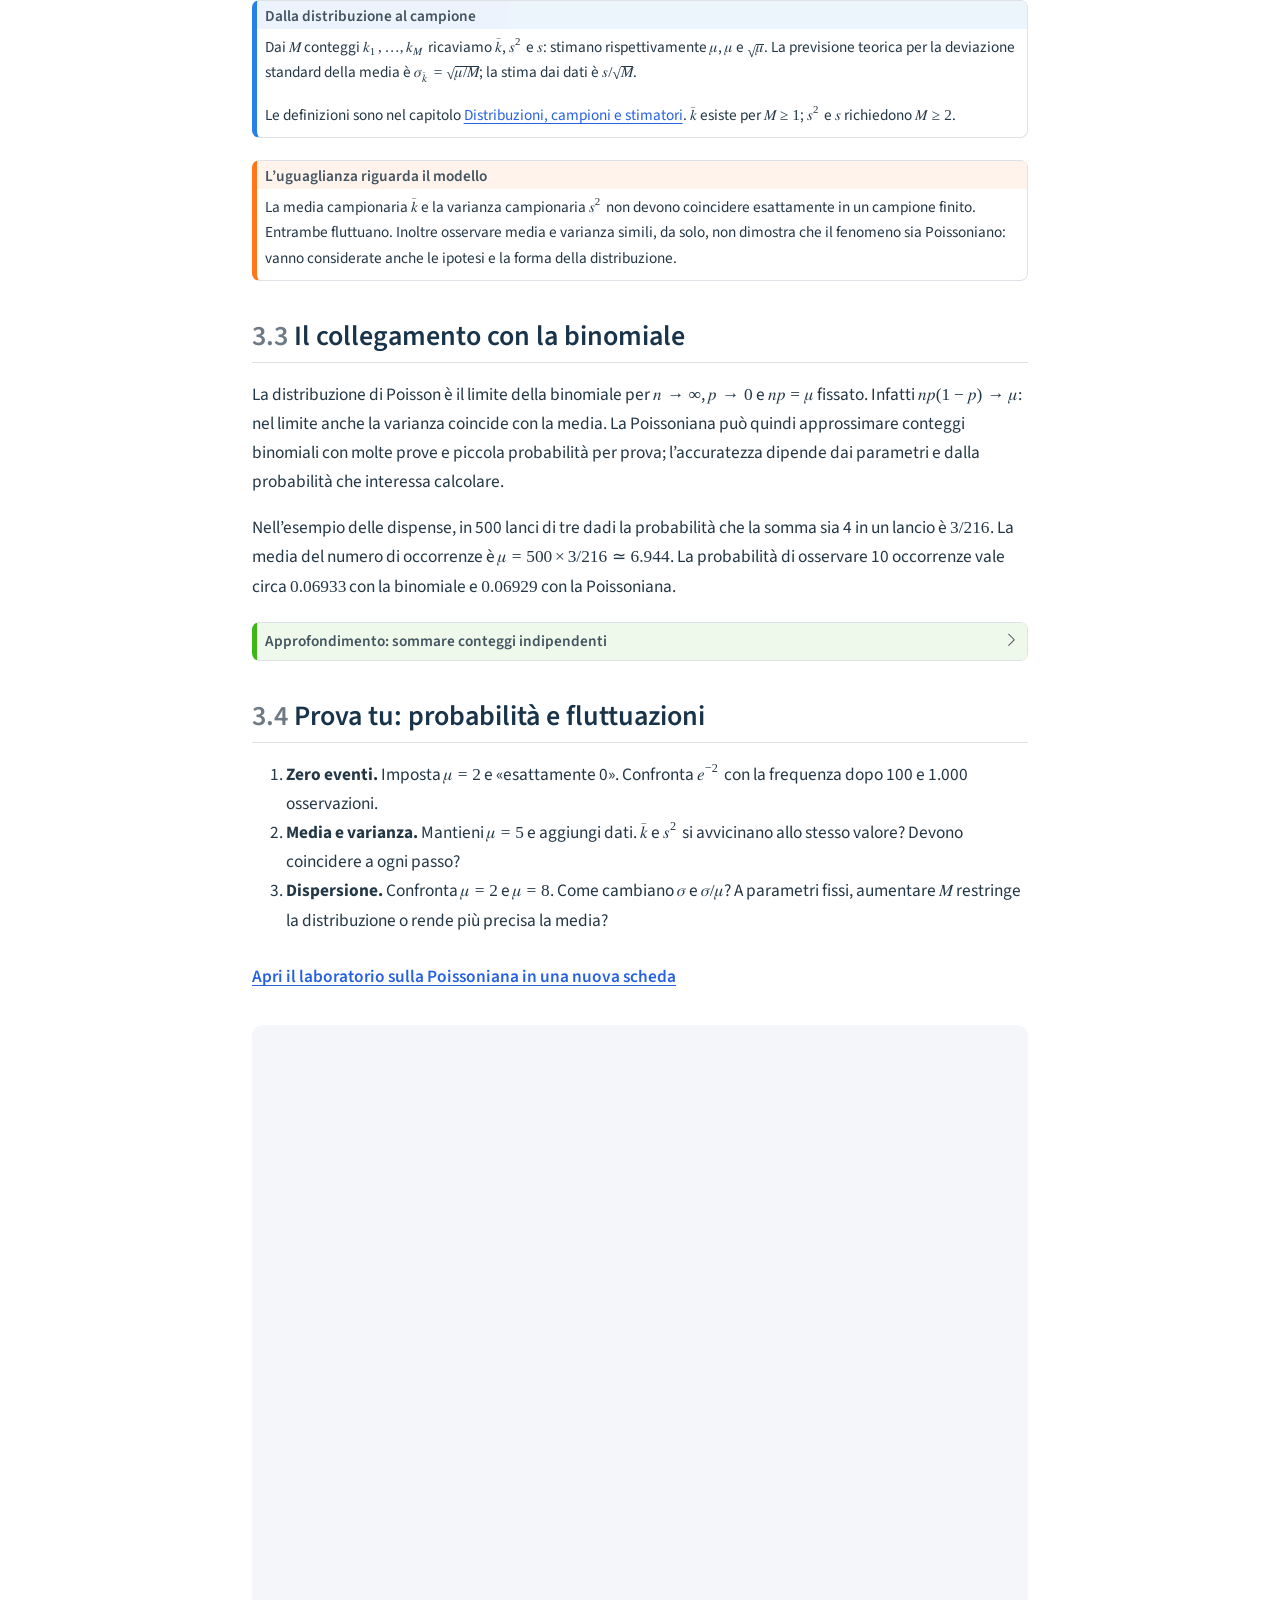
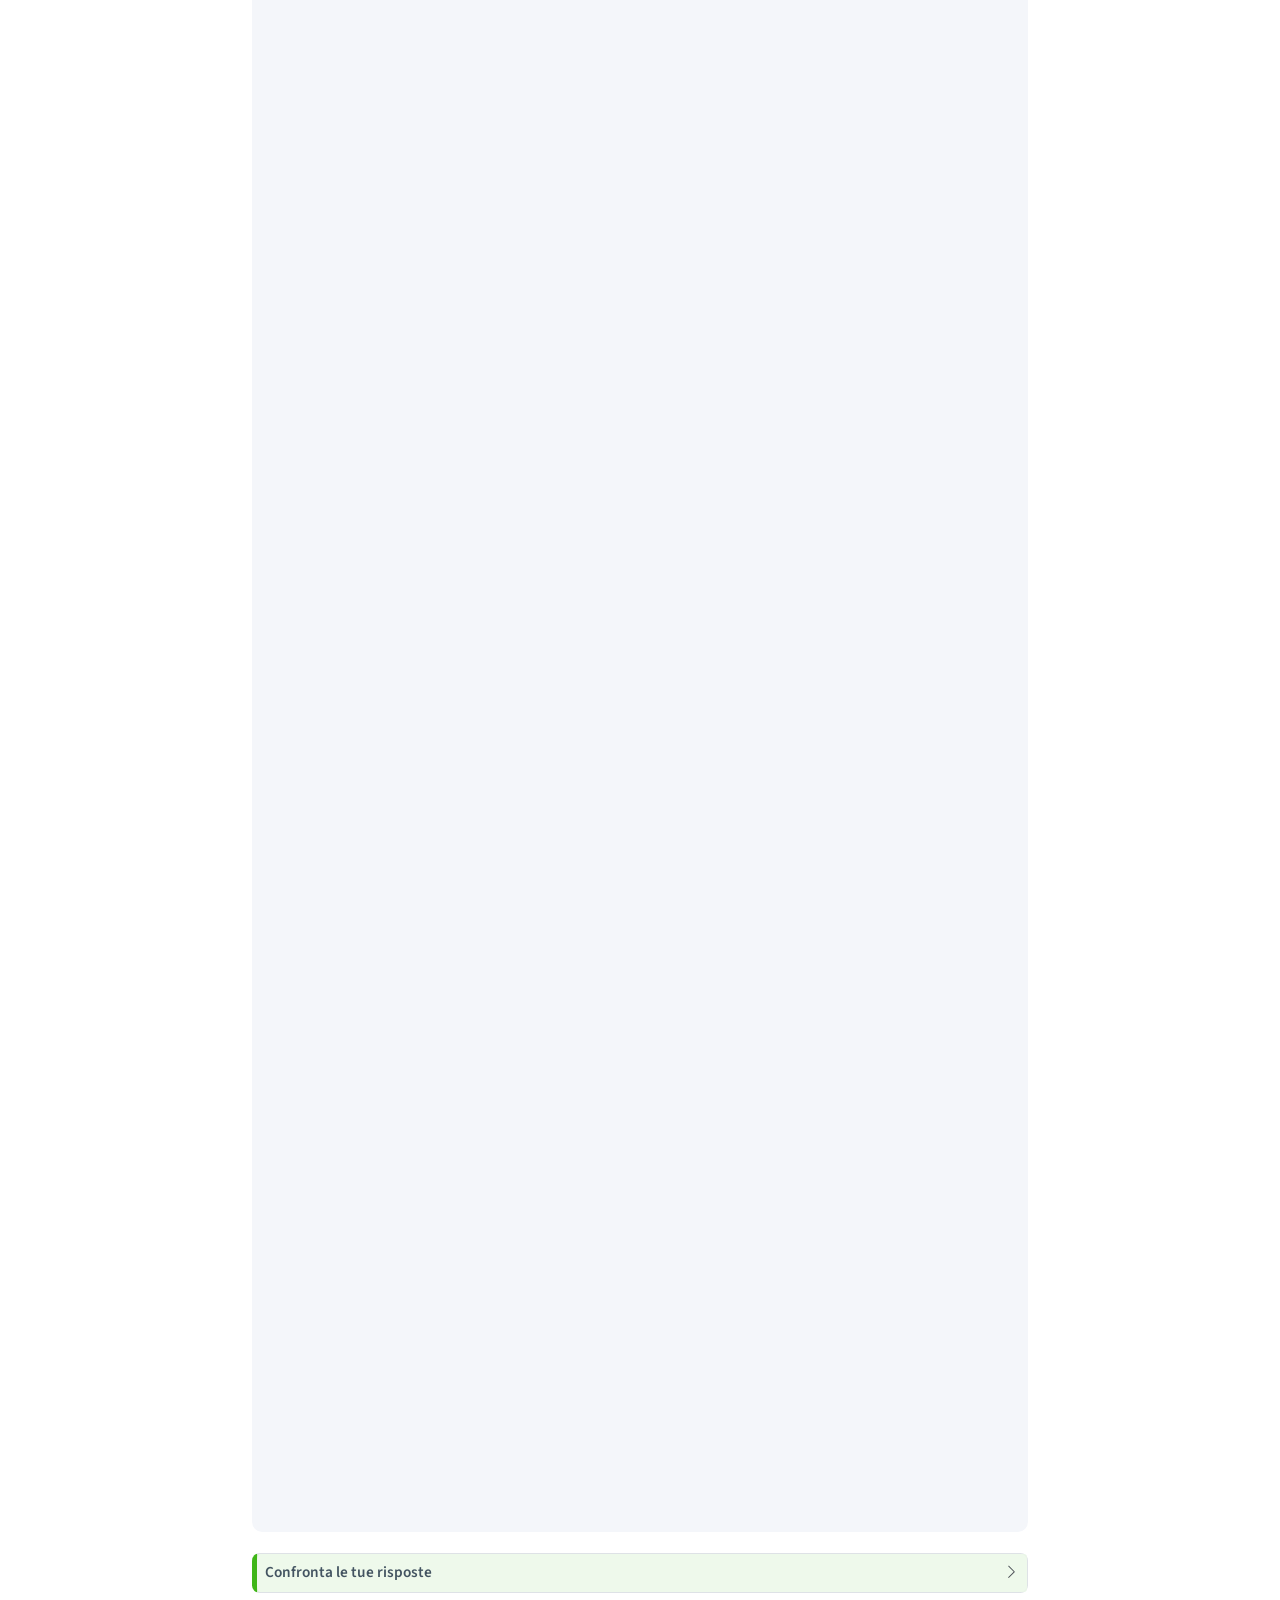
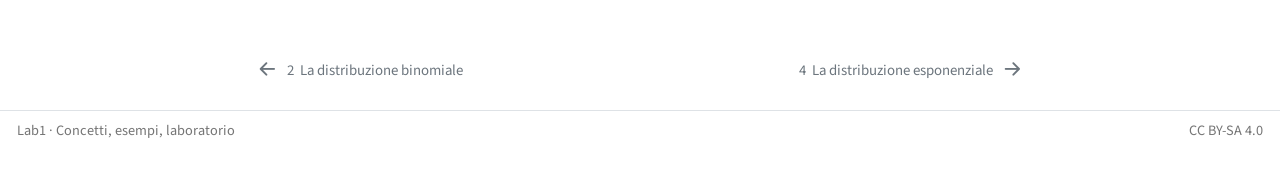
<file: capitoli/poisson.html>
<!DOCTYPE html>
<html xmlns="http://www.w3.org/1999/xhtml" lang="it" xml:lang="it"><head>

<meta charset="utf-8">
<meta name="generator" content="quarto-1.11.9">

<meta name="viewport" content="width=device-width, initial-scale=1.0, user-scalable=yes">


<title>3&nbsp; La distribuzione di Poisson – Lab1: laboratorio interattivo</title>
<style>
/* Default styles provided by pandoc.
** See https://pandoc.org/MANUAL.html#variables-for-html for config info.
*/
span.smallcaps{font-variant: small-caps;}
div.columns{display: flex; gap: 1.5em;}
div.column{flex: auto;}
@media screen {
div.columns{gap: min(4vw, 1.5em);}
div.column{overflow-x: auto;}
}
div.hanging-indent{margin-left: 1.5em; text-indent: -1.5em;}
ul.task-list{list-style: none;}
ul.task-list li input[type="checkbox"] {
  width: 0.8em;
  margin: 0 0.8em 0.2em -1em; /* quarto-specific, see https://github.com/quarto-dev/quarto-cli/issues/4556 */ 
  vertical-align: middle;
}
</style>


<script src="../site_libs/quarto-nav/quarto-nav.js"></script>
<script src="../site_libs/quarto-nav/headroom.min.js"></script>
<script src="../site_libs/clipboard/clipboard.min.js"></script>
<script src="../site_libs/quarto-search/autocomplete.umd.js"></script>
<script src="../site_libs/quarto-search/fuse.min.js"></script>
<script src="../site_libs/quarto-search/quarto-search.js"></script>
<meta name="quarto:offset" content="../">
<link href="../capitoli/esponenziale.html" rel="next">
<link href="../capitoli/binomiale.html" rel="prev">
<script src="../site_libs/quarto-html/quarto.js" type="module"></script>
<script src="../site_libs/quarto-html/tabsets/tabsets.js" type="module"></script>
<script src="../site_libs/quarto-html/scrollable-regions/scrollable-regions.js" type="module"></script>
<script src="../site_libs/quarto-html/popper.min.js"></script>
<script src="../site_libs/quarto-html/tippy.umd.min.js"></script>
<script src="../site_libs/quarto-html/anchor.min.js"></script>
<link href="../site_libs/quarto-html/tippy.css" rel="stylesheet">
<link href="../site_libs/quarto-html/quarto-syntax-highlighting-63b5708e65d6cd79cd7618c58d0c21e7.css" rel="stylesheet" id="quarto-text-highlighting-styles">
<script src="../site_libs/bootstrap/bootstrap.min.js"></script>
<link href="../site_libs/bootstrap/bootstrap-icons.css" rel="stylesheet">
<link href="../site_libs/bootstrap/bootstrap-00c553cb56ae2b2fef4e3584dbe98d2f.min.css" rel="stylesheet" append-hash="true" id="quarto-bootstrap" data-mode="light">
<script id="quarto-search-options" type="application/json">{
  "location": "sidebar",
  "copy-button": false,
  "collapse-after": 3,
  "panel-placement": "start",
  "type": "textbox",
  "limit": 50,
  "keyboard-shortcut": [
    "f",
    "/",
    "s"
  ],
  "show-item-context": false,
  "language": {
    "search-no-results-text": "Nessun risultato",
    "search-matching-documents-text": "documenti trovati",
    "search-copy-link-title": "Copiare il link nella ricerca",
    "search-hide-matches-text": "Nascondere i risultati aggiuntivi",
    "search-more-match-text": "ci sono altri risultati in questo documento",
    "search-more-matches-text": "ulteriori risultati in questo documento",
    "search-clear-button-title": "Pulire",
    "search-text-placeholder": "",
    "search-detached-cancel-button-title": "Cancellare",
    "search-submit-button-title": "Inviare",
    "search-label": "Ricerca"
  }
}</script>


<link rel="stylesheet" href="../assets/stile.css">
</head>

<body class="nav-sidebar docked quarto-light"><a id="quarto-skip-link" class="visually-hidden-focusable" href="#quarto-document-content">Vai al contenuto principale</a>

<div id="quarto-search-results"></div>
  <header id="quarto-header" class="headroom fixed-top">
  <nav class="quarto-secondary-nav" aria-label="Barra degli strumenti">
    <div class="container-fluid d-flex">
      <button type="button" class="quarto-btn-toggle btn" data-bs-toggle="collapse" role="button" data-bs-target=".quarto-sidebar-collapse-item" aria-controls="quarto-sidebar" aria-expanded="false" aria-label="Attiva/disattiva la barra laterale" onclick="if (window.quartoToggleHeadroom) { window.quartoToggleHeadroom(); }">
        <i class="bi bi-layout-text-sidebar-reverse"></i>
      </button>
        <nav class="quarto-page-breadcrumbs" aria-label="Percorso"><ol class="breadcrumb"><li class="breadcrumb-item"><a href="../capitoli/poisson.html"><span class="chapter-number">3</span>&nbsp; <span class="chapter-title">La distribuzione di Poisson</span></a></li></ol></nav>
        <a class="flex-grow-1" data-bs-toggle="collapse" data-bs-target=".quarto-sidebar-collapse-item" onclick="if (window.quartoToggleHeadroom) { window.quartoToggleHeadroom(); }">      
        </a>
      <button type="button" class="btn quarto-search-button" aria-label="Ricerca" onclick="window.quartoOpenSearch();">
        <i class="bi bi-search"></i>
      </button>
    </div>
  </nav>
</header>
<!-- content -->
<div id="quarto-content" class="quarto-container page-columns page-rows-contents page-layout-article">
<!-- sidebar -->
  <nav id="quarto-sidebar" class="sidebar collapse collapse-horizontal quarto-sidebar-collapse-item sidebar-navigation docked overflow-auto" aria-label="Sito web">
    <div class="pt-lg-2 mt-2 text-left sidebar-header">
    <div class="sidebar-title mb-0 py-0">
      <a href="../">Lab1: laboratorio interattivo</a> 
    </div>
      </div>
        <div class="mt-2 flex-shrink-0 align-items-center">
        <div class="sidebar-search">
        <div id="quarto-search" class="" title="Ricerca"></div>
        </div>
        </div>
    <div class="sidebar-menu-container"> 
    <ul class="list-unstyled mt-1">
        <li class="sidebar-item">
  <div class="sidebar-item-container"> 
  <a href="../index.html" class="sidebar-item-text sidebar-link">
 <span class="menu-text">Come usare il laboratorio interattivo</span></a>
  </div>
</li>
        <li class="sidebar-item">
  <div class="sidebar-item-container"> 
  <a href="../capitoli/distribuzioni-stimatori.html" class="sidebar-item-text sidebar-link">
 <span class="menu-text"><span class="chapter-number">1</span>&nbsp; <span class="chapter-title">Distribuzioni, campioni e stimatori</span></span></a>
  </div>
</li>
        <li class="sidebar-item">
  <div class="sidebar-item-container"> 
  <a href="../capitoli/binomiale.html" class="sidebar-item-text sidebar-link">
 <span class="menu-text"><span class="chapter-number">2</span>&nbsp; <span class="chapter-title">La distribuzione binomiale</span></span></a>
  </div>
</li>
        <li class="sidebar-item">
  <div class="sidebar-item-container"> 
  <a href="../capitoli/poisson.html" class="sidebar-item-text sidebar-link active">
 <span class="menu-text"><span class="chapter-number">3</span>&nbsp; <span class="chapter-title">La distribuzione di Poisson</span></span></a>
  </div>
</li>
        <li class="sidebar-item">
  <div class="sidebar-item-container"> 
  <a href="../capitoli/esponenziale.html" class="sidebar-item-text sidebar-link">
 <span class="menu-text"><span class="chapter-number">4</span>&nbsp; <span class="chapter-title">La distribuzione esponenziale</span></span></a>
  </div>
</li>
    </ul>
    </div>
</nav>
<div id="quarto-sidebar-glass" class="quarto-sidebar-collapse-item" data-bs-toggle="collapse" data-bs-target=".quarto-sidebar-collapse-item"></div>
<!-- margin-sidebar -->
    <div id="quarto-margin-sidebar" class="sidebar margin-sidebar">
        <nav id="TOC" role="doc-toc" aria-labelledby="toc-title" class="toc-active">
    <h2 id="toc-title">Indice</h2>
   
  <ul class="collapse">
  <li><a href="#la-probabilità-di-un-conteggio" id="toc-la-probabilità-di-un-conteggio" class="nav-link active" data-scroll-target="#la-probabilità-di-un-conteggio"><span class="header-section-number">3.1</span> La probabilità di un conteggio</a></li>
  <li><a href="#media-varianza-e-deviazione-standard" id="toc-media-varianza-e-deviazione-standard" class="nav-link" data-scroll-target="#media-varianza-e-deviazione-standard"><span class="header-section-number">3.2</span> Media, varianza e deviazione standard</a></li>
  <li><a href="#il-collegamento-con-la-binomiale" id="toc-il-collegamento-con-la-binomiale" class="nav-link" data-scroll-target="#il-collegamento-con-la-binomiale"><span class="header-section-number">3.3</span> Il collegamento con la binomiale</a></li>
  <li><a href="#sec-attivita-poisson" id="toc-sec-attivita-poisson" class="nav-link" data-scroll-target="#sec-attivita-poisson"><span class="header-section-number">3.4</span> Prova tu: probabilità e fluttuazioni</a></li>
  </ul>
</nav>
    </div>
<!-- main -->
<main class="content" id="quarto-document-content" tabindex="-1">

<header id="title-block-header" class="quarto-title-block default">
<div class="quarto-title">
<h1 class="title"><span id="sec-poisson" class="quarto-section-identifier"><span class="chapter-number">3</span>&nbsp; <span class="chapter-title">La distribuzione di Poisson</span></span></h1>
</div>



<div class="quarto-title-meta">

    
  
    
  </div>
  


</header>


<p>Quanti eventi osserviamo, quando ne conosciamo il numero medio? Una <strong>Poissoniana</strong> descrive un conteggio <math display="inline" xmlns="http://www.w3.org/1998/Math/MathML"><semantics><mi>k</mi><annotation encoding="application/x-tex">k</annotation></semantics></math> e dipende da un solo parametro, la media <math display="inline" xmlns="http://www.w3.org/1998/Math/MathML"><semantics><mi>μ</mi><annotation encoding="application/x-tex">\mu</annotation></semantics></math>. Il conteggio non ha valore un massimo fissato come il numero di successi nella binomiale.</p>
<div class="callout callout-style-default callout-important no-icon callout-titled">
<div class="callout-header d-flex align-content-center">
<div class="callout-icon-container">
<i class="callout-icon no-icon"></i>
</div>
<div class="callout-title-container flex-fill">
<span class="screen-reader-only">Importante</span>Il conteggio segue una distribuzione di Poisson se il processo osservato è Poissoniano:
</div>
</div>
<div class="callout-body-container callout-body">
<ol type="1">
<li><strong>gli eventi sono indipendenti</strong></li>
<li><strong>gli eventi non sono simultanei</strong>: la probabilità di eventi multipli è trascurabile rispetto a quella di un singolo evento</li>
<li><strong>il processo è stazionario</strong>: la probabilità di un evento non dipende dal tempo</li>
</ol>
<p>Non ogni conteggio segue una Poissoniana!</p>
</div>
</div>
<div class="callout callout-style-default callout-note no-icon callout-titled">
<div class="callout-header d-flex align-content-center">
<div class="callout-icon-container">
<i class="callout-icon no-icon"></i>
</div>
<div class="callout-title-container flex-fill">
<span class="screen-reader-only">Nota</span>Che cosa conta una singola osservazione?
</div>
</div>
<div class="callout-body-container callout-body">
<p>Fissa un’unità di osservazione, per esempio una regione di data area o un intervallo di durata prestabilita, e conta gli eventi al suo interno. Ripetendo l’osservazione nelle stesse condizioni ottieni <math display="inline" xmlns="http://www.w3.org/1998/Math/MathML"><semantics><mi>M</mi><annotation encoding="application/x-tex">M</annotation></semantics></math> conteggi.</p>
<p><strong><math display="inline" xmlns="http://www.w3.org/1998/Math/MathML"><semantics><mi>μ</mi><annotation encoding="application/x-tex">\mu</annotation></semantics></math> è il numero medio di eventi per osservazione; <math display="inline" xmlns="http://www.w3.org/1998/Math/MathML"><semantics><mi>M</mi><annotation encoding="application/x-tex">M</annotation></semantics></math> è il numero di osservazioni raccolte.</strong></p>
</div>
</div>
<section id="la-probabilità-di-un-conteggio" class="level2" data-number="3.1">
<h2 data-number="3.1" class="anchored" data-anchor-id="la-probabilità-di-un-conteggio"><span class="header-section-number">3.1</span> La probabilità di un conteggio</h2>
<p><span id="eq-poisson"><math display="block" xmlns="http://www.w3.org/1998/Math/MathML"><semantics><mrow><mi>P</mi><mo stretchy="false" form="prefix">(</mo><mi>k</mi><mo>;</mo><mi>μ</mi><mo stretchy="false" form="postfix">)</mo><mo>=</mo><mfrac><mrow><msup><mi>μ</mi><mi>k</mi></msup><msup><mi>e</mi><mrow><mi>−</mi><mi>μ</mi></mrow></msup></mrow><mrow><mi>k</mi><mi>!</mi></mrow></mfrac><mo>,</mo><mspace width="2.0em"></mspace><mi>k</mi><mo>=</mo><mn>0</mn><mo>,</mo><mn>1</mn><mo>,</mo><mn>2</mn><mo>,</mo><mi>…</mi><mspace width="2.0em"></mspace><mo stretchy="false" form="prefix">(</mo><mn>3.1</mn><mo stretchy="false" form="postfix">)</mo></mrow><annotation encoding="application/x-tex">
P(k;\mu)=\frac{\mu^k e^{-\mu}}{k!},\qquad k=0,1,2,\ldots
 \qquad(3.1)</annotation></semantics></math></span></p>
<p>La media può essere non intera: ad esempio <math display="inline" xmlns="http://www.w3.org/1998/Math/MathML"><semantics><mrow><mi>μ</mi><mo>=</mo><mn>0.5</mn></mrow><annotation encoding="application/x-tex">\mu=0.5</annotation></semantics></math> significa mezzo evento <strong>in media</strong>, non mezzo evento in una singola osservazione.</p>
<section id="esempio-due-eventi-in-media" class="level3" data-number="3.1.1">
<h3 data-number="3.1.1" class="anchored" data-anchor-id="esempio-due-eventi-in-media"><span class="header-section-number">3.1.1</span> Esempio: due eventi in media</h3>
<p>Per <math display="inline" xmlns="http://www.w3.org/1998/Math/MathML"><semantics><mrow><mi>μ</mi><mo>=</mo><mn>2</mn></mrow><annotation encoding="application/x-tex">\mu=2</annotation></semantics></math>,</p>
<p><math display="block" xmlns="http://www.w3.org/1998/Math/MathML"><semantics><mrow><mi>P</mi><mo stretchy="false" form="prefix">(</mo><mi>k</mi><mo>=</mo><mn>0</mn><mo stretchy="false" form="postfix">)</mo><mo>=</mo><msup><mi>e</mi><mrow><mi>−</mi><mn>2</mn></mrow></msup><mo>≃</mo><mn>0.1353</mn><mo>,</mo><mspace width="2.0em"></mspace><mi>P</mi><mo stretchy="false" form="prefix">(</mo><mi>k</mi><mo>=</mo><mn>2</mn><mo stretchy="false" form="postfix">)</mo><mo>=</mo><mfrac><mrow><msup><mn>2</mn><mn>2</mn></msup><msup><mi>e</mi><mrow><mi>−</mi><mn>2</mn></mrow></msup></mrow><mrow><mn>2</mn><mi>!</mi></mrow></mfrac><mo>≃</mo><mn>0.2707</mn><mi>.</mi></mrow><annotation encoding="application/x-tex">
P(k=0)=e^{-2}\simeq0.1353,\qquad
P(k=2)=\frac{2^2e^{-2}}{2!}\simeq0.2707.
</annotation></semantics></math></p>
<p>Anche se ci aspettiamo due eventi, osservare zero eventi non è insolito: accade in circa il 13.5% delle osservazioni. Il conteggio atteso non è un risultato garantito.</p>
</section>
<section id="più-conteggi-possibili" class="level3" data-number="3.1.2">
<h3 data-number="3.1.2" class="anchored" data-anchor-id="più-conteggi-possibili"><span class="header-section-number">3.1.2</span> Più conteggi possibili</h3>
<p>Per «al massimo <math display="inline" xmlns="http://www.w3.org/1998/Math/MathML"><semantics><msub><mi>k</mi><mn>0</mn></msub><annotation encoding="application/x-tex">k_0</annotation></semantics></math> eventi» si sommano le probabilità da zero a <math display="inline" xmlns="http://www.w3.org/1998/Math/MathML"><semantics><msub><mi>k</mi><mn>0</mn></msub><annotation encoding="application/x-tex">k_0</annotation></semantics></math>:</p>
<p><math display="block" xmlns="http://www.w3.org/1998/Math/MathML"><semantics><mrow><mi>P</mi><mo stretchy="false" form="prefix">(</mo><mi>k</mi><mo>≤</mo><msub><mi>k</mi><mn>0</mn></msub><mo stretchy="false" form="postfix">)</mo><mo>=</mo><munderover><mo>∑</mo><mrow><mi>j</mi><mo>=</mo><mn>0</mn></mrow><msub><mi>k</mi><mn>0</mn></msub></munderover><mi>P</mi><mo stretchy="false" form="prefix">(</mo><mi>j</mi><mo>;</mo><mi>μ</mi><mo stretchy="false" form="postfix">)</mo><mi>.</mi></mrow><annotation encoding="application/x-tex">
P(k\leq k_0)=\sum_{j=0}^{k_0}P(j;\mu).
</annotation></semantics></math></p>
<p>Per «almeno uno» basta il complementare:</p>
<p><math display="block" xmlns="http://www.w3.org/1998/Math/MathML"><semantics><mrow><mi>P</mi><mo stretchy="false" form="prefix">(</mo><mi>k</mi><mo>≥</mo><mn>1</mn><mo stretchy="false" form="postfix">)</mo><mo>=</mo><mn>1</mn><mo>−</mo><msup><mi>e</mi><mrow><mi>−</mi><mi>μ</mi></mrow></msup><mi>.</mi></mrow><annotation encoding="application/x-tex">
P(k\geq1)=1-e^{-\mu}.
</annotation></semantics></math></p>
<p>Per <math display="inline" xmlns="http://www.w3.org/1998/Math/MathML"><semantics><mrow><msub><mi>k</mi><mn>0</mn></msub><mo>≥</mo><mn>1</mn></mrow><annotation encoding="application/x-tex">k_0\geq1</annotation></semantics></math>, <math display="inline" xmlns="http://www.w3.org/1998/Math/MathML"><semantics><mrow><mi>P</mi><mo stretchy="false" form="prefix">(</mo><mi>k</mi><mo>≥</mo><msub><mi>k</mi><mn>0</mn></msub><mo stretchy="false" form="postfix">)</mo><mo>=</mo><mn>1</mn><mo>−</mo><msubsup><mo>∑</mo><mrow><mi>j</mi><mo>=</mo><mn>0</mn></mrow><mrow><msub><mi>k</mi><mn>0</mn></msub><mo>−</mo><mn>1</mn></mrow></msubsup><mi>P</mi><mo stretchy="false" form="prefix">(</mo><mi>j</mi><mo>;</mo><mi>μ</mi><mo stretchy="false" form="postfix">)</mo></mrow><annotation encoding="application/x-tex">P(k\geq k_0)=1-\sum_{j=0}^{k_0-1}P(j;\mu)</annotation></semantics></math>. La <a href="../capitoli/distribuzioni-stimatori.html#sec-cumulativa">cumulativa</a> raccoglie queste somme.</p>
</section>
</section>
<section id="media-varianza-e-deviazione-standard" class="level2" data-number="3.2">
<h2 data-number="3.2" class="anchored" data-anchor-id="media-varianza-e-deviazione-standard"><span class="header-section-number">3.2</span> Media, varianza e deviazione standard</h2>
<div class="callout callout-style-default callout-note no-icon callout-titled">
<div class="callout-header d-flex align-content-center">
<div class="callout-icon-container">
<i class="callout-icon no-icon"></i>
</div>
<div class="callout-title-container flex-fill">
<span class="screen-reader-only">Nota</span>Da ricordare
</div>
</div>
<div class="callout-body-container callout-body">
<p><math display="block" xmlns="http://www.w3.org/1998/Math/MathML"><semantics><mrow><mi>E</mi><mo stretchy="false" form="prefix">[</mo><mi>k</mi><mo stretchy="false" form="postfix">]</mo><mo>=</mo><mi>μ</mi><mo>,</mo><mspace width="2.0em"></mspace><mrow><mi mathvariant="normal">Var</mi><mo>⁡</mo></mrow><mo stretchy="false" form="prefix">(</mo><mi>k</mi><mo stretchy="false" form="postfix">)</mo><mo>=</mo><mi>μ</mi><mo>,</mo><mspace width="2.0em"></mspace><mi>σ</mi><mo>=</mo><msqrt><mi>μ</mi></msqrt><mi>.</mi></mrow><annotation encoding="application/x-tex">
E[k]=\mu,\qquad \operatorname{Var}(k)=\mu,\qquad \sigma=\sqrt{\mu}.
</annotation></semantics></math></p>
<p>Nella Poissoniana <strong>media e varianza coincidono</strong>. Per <math display="inline" xmlns="http://www.w3.org/1998/Math/MathML"><semantics><mrow><mi>μ</mi><mo>&gt;</mo><mn>0</mn></mrow><annotation encoding="application/x-tex">\mu&gt;0</annotation></semantics></math> la dispersione relativa è <math display="inline" xmlns="http://www.w3.org/1998/Math/MathML"><semantics><mrow><mi>σ</mi><mi>/</mi><mi>μ</mi><mo>=</mo><mn>1</mn><mi>/</mi><msqrt><mi>μ</mi></msqrt></mrow><annotation encoding="application/x-tex">\sigma/\mu=1/\sqrt{\mu}</annotation></semantics></math>: all’aumentare della media la dispersione assoluta cresce, quella relativa diminuisce.</p>
</div>
</div>
<p>Per <math display="inline" xmlns="http://www.w3.org/1998/Math/MathML"><semantics><mrow><mi>μ</mi><mo>=</mo><mn>2</mn></mrow><annotation encoding="application/x-tex">\mu=2</annotation></semantics></math>, la deviazione standard è <math display="inline" xmlns="http://www.w3.org/1998/Math/MathML"><semantics><mrow><msqrt><mn>2</mn></msqrt><mo>≃</mo><mn>1.41</mn></mrow><annotation encoding="application/x-tex">\sqrt2\simeq1.41</annotation></semantics></math>; per <math display="inline" xmlns="http://www.w3.org/1998/Math/MathML"><semantics><mrow><mi>μ</mi><mo>=</mo><mn>8</mn></mrow><annotation encoding="application/x-tex">\mu=8</annotation></semantics></math> è <math display="inline" xmlns="http://www.w3.org/1998/Math/MathML"><semantics><mrow><msqrt><mn>8</mn></msqrt><mo>≃</mo><mn>2.83</mn></mrow><annotation encoding="application/x-tex">\sqrt8\simeq2.83</annotation></semantics></math>. Quadruplicare la media raddoppia la deviazione standard. Per medie piccole la distribuzione è molto asimmetrica; aumentando <math display="inline" xmlns="http://www.w3.org/1998/Math/MathML"><semantics><mi>μ</mi><annotation encoding="application/x-tex">\mu</annotation></semantics></math> assume una forma progressivamente più simmetrica.</p>
<div class="callout callout-style-default callout-note no-icon callout-titled">
<div class="callout-header d-flex align-content-center">
<div class="callout-icon-container">
<i class="callout-icon no-icon"></i>
</div>
<div class="callout-title-container flex-fill">
<span class="screen-reader-only">Nota</span>Dalla distribuzione al campione
</div>
</div>
<div class="callout-body-container callout-body">
<p>Dai <math display="inline" xmlns="http://www.w3.org/1998/Math/MathML"><semantics><mi>M</mi><annotation encoding="application/x-tex">M</annotation></semantics></math> conteggi <math display="inline" xmlns="http://www.w3.org/1998/Math/MathML"><semantics><mrow><msub><mi>k</mi><mn>1</mn></msub><mo>,</mo><mi>…</mi><mo>,</mo><msub><mi>k</mi><mi>M</mi></msub></mrow><annotation encoding="application/x-tex">k_1,\ldots,k_M</annotation></semantics></math> ricaviamo <math display="inline" xmlns="http://www.w3.org/1998/Math/MathML"><semantics><mover><mi>k</mi><mo accent="true">‾</mo></mover><annotation encoding="application/x-tex">\bar{k}</annotation></semantics></math>, <math display="inline" xmlns="http://www.w3.org/1998/Math/MathML"><semantics><msup><mi>s</mi><mn>2</mn></msup><annotation encoding="application/x-tex">s^2</annotation></semantics></math> e <math display="inline" xmlns="http://www.w3.org/1998/Math/MathML"><semantics><mi>s</mi><annotation encoding="application/x-tex">s</annotation></semantics></math>: stimano rispettivamente <math display="inline" xmlns="http://www.w3.org/1998/Math/MathML"><semantics><mi>μ</mi><annotation encoding="application/x-tex">\mu</annotation></semantics></math>, <math display="inline" xmlns="http://www.w3.org/1998/Math/MathML"><semantics><mi>μ</mi><annotation encoding="application/x-tex">\mu</annotation></semantics></math> e <math display="inline" xmlns="http://www.w3.org/1998/Math/MathML"><semantics><msqrt><mi>μ</mi></msqrt><annotation encoding="application/x-tex">\sqrt{\mu}</annotation></semantics></math>. La previsione teorica per la deviazione standard della media è <math display="inline" xmlns="http://www.w3.org/1998/Math/MathML"><semantics><mrow><msub><mi>σ</mi><mover><mi>k</mi><mo accent="true">‾</mo></mover></msub><mo>=</mo><msqrt><mrow><mi>μ</mi><mi>/</mi><mi>M</mi></mrow></msqrt></mrow><annotation encoding="application/x-tex">\sigma_{\bar{k}}=\sqrt{\mu/M}</annotation></semantics></math>; la stima dai dati è <math display="inline" xmlns="http://www.w3.org/1998/Math/MathML"><semantics><mrow><mi>s</mi><mi>/</mi><msqrt><mi>M</mi></msqrt></mrow><annotation encoding="application/x-tex">s/\sqrt M</annotation></semantics></math>.</p>
<p>Le definizioni sono nel capitolo <a href="../capitoli/distribuzioni-stimatori.html#sec-stimatori">Distribuzioni, campioni e stimatori</a>. <math display="inline" xmlns="http://www.w3.org/1998/Math/MathML"><semantics><mover><mi>k</mi><mo accent="true">‾</mo></mover><annotation encoding="application/x-tex">\bar{k}</annotation></semantics></math> esiste per <math display="inline" xmlns="http://www.w3.org/1998/Math/MathML"><semantics><mrow><mi>M</mi><mo>≥</mo><mn>1</mn></mrow><annotation encoding="application/x-tex">M\geq1</annotation></semantics></math>; <math display="inline" xmlns="http://www.w3.org/1998/Math/MathML"><semantics><msup><mi>s</mi><mn>2</mn></msup><annotation encoding="application/x-tex">s^2</annotation></semantics></math> e <math display="inline" xmlns="http://www.w3.org/1998/Math/MathML"><semantics><mi>s</mi><annotation encoding="application/x-tex">s</annotation></semantics></math> richiedono <math display="inline" xmlns="http://www.w3.org/1998/Math/MathML"><semantics><mrow><mi>M</mi><mo>≥</mo><mn>2</mn></mrow><annotation encoding="application/x-tex">M\geq2</annotation></semantics></math>.</p>
</div>
</div>
<div class="callout callout-style-default callout-warning no-icon callout-titled">
<div class="callout-header d-flex align-content-center">
<div class="callout-icon-container">
<i class="callout-icon no-icon"></i>
</div>
<div class="callout-title-container flex-fill">
<span class="screen-reader-only">Avviso</span>L’uguaglianza riguarda il modello
</div>
</div>
<div class="callout-body-container callout-body">
<p>La media campionaria <math display="inline" xmlns="http://www.w3.org/1998/Math/MathML"><semantics><mover><mi>k</mi><mo accent="true">‾</mo></mover><annotation encoding="application/x-tex">\bar{k}</annotation></semantics></math> e la varianza campionaria <math display="inline" xmlns="http://www.w3.org/1998/Math/MathML"><semantics><msup><mi>s</mi><mn>2</mn></msup><annotation encoding="application/x-tex">s^2</annotation></semantics></math> non devono coincidere esattamente in un campione finito. Entrambe fluttuano. Inoltre osservare media e varianza simili, da solo, non dimostra che il fenomeno sia Poissoniano: vanno considerate anche le ipotesi e la forma della distribuzione.</p>
</div>
</div>
</section>
<section id="il-collegamento-con-la-binomiale" class="level2" data-number="3.3">
<h2 data-number="3.3" class="anchored" data-anchor-id="il-collegamento-con-la-binomiale"><span class="header-section-number">3.3</span> Il collegamento con la binomiale</h2>
<p>La distribuzione di Poisson è il limite della binomiale per <math display="inline" xmlns="http://www.w3.org/1998/Math/MathML"><semantics><mrow><mi>n</mi><mo>→</mo><mi>∞</mi></mrow><annotation encoding="application/x-tex">n\to\infty</annotation></semantics></math>, <math display="inline" xmlns="http://www.w3.org/1998/Math/MathML"><semantics><mrow><mi>p</mi><mo>→</mo><mn>0</mn></mrow><annotation encoding="application/x-tex">p\to0</annotation></semantics></math> e <math display="inline" xmlns="http://www.w3.org/1998/Math/MathML"><semantics><mrow><mi>n</mi><mi>p</mi><mo>=</mo><mi>μ</mi></mrow><annotation encoding="application/x-tex">np=\mu</annotation></semantics></math> fissato. Infatti <math display="inline" xmlns="http://www.w3.org/1998/Math/MathML"><semantics><mrow><mi>n</mi><mi>p</mi><mo stretchy="false" form="prefix">(</mo><mn>1</mn><mo>−</mo><mi>p</mi><mo stretchy="false" form="postfix">)</mo><mo>→</mo><mi>μ</mi></mrow><annotation encoding="application/x-tex">np(1-p)\to\mu</annotation></semantics></math>: nel limite anche la varianza coincide con la media. La Poissoniana può quindi approssimare conteggi binomiali con molte prove e piccola probabilità per prova; l’accuratezza dipende dai parametri e dalla probabilità che interessa calcolare.</p>
<p>Nell’esempio delle dispense, in 500 lanci di tre dadi la probabilità che la somma sia 4 in un lancio è <math display="inline" xmlns="http://www.w3.org/1998/Math/MathML"><semantics><mrow><mn>3</mn><mi>/</mi><mn>216</mn></mrow><annotation encoding="application/x-tex">3/216</annotation></semantics></math>. La media del numero di occorrenze è <math display="inline" xmlns="http://www.w3.org/1998/Math/MathML"><semantics><mrow><mi>μ</mi><mo>=</mo><mn>500</mn><mo>×</mo><mn>3</mn><mi>/</mi><mn>216</mn><mo>≃</mo><mn>6.944</mn></mrow><annotation encoding="application/x-tex">\mu=500\times3/216\simeq6.944</annotation></semantics></math>. La probabilità di osservare 10 occorrenze vale circa <math display="inline" xmlns="http://www.w3.org/1998/Math/MathML"><semantics><mn>0.06933</mn><annotation encoding="application/x-tex">0.06933</annotation></semantics></math> con la binomiale e <math display="inline" xmlns="http://www.w3.org/1998/Math/MathML"><semantics><mn>0.06929</mn><annotation encoding="application/x-tex">0.06929</annotation></semantics></math> con la Poissoniana.</p>
<div class="callout callout-style-default callout-tip no-icon callout-titled">
<div class="callout-header d-flex align-content-center collapsed" data-bs-toggle="collapse" data-bs-target=".callout-6-contents" aria-controls="callout-6" aria-expanded="false" aria-label="Toggle callout">
<div class="callout-icon-container">
<i class="callout-icon no-icon"></i>
</div>
<div class="callout-title-container flex-fill">
<span class="screen-reader-only">Consiglio</span>Approfondimento: sommare conteggi indipendenti
</div>
<div class="callout-btn-toggle d-inline-block border-0 py-1 ps-1 pe-0 float-end"><i class="callout-toggle"></i></div>
</div>
<div id="callout-6" class="callout-6-contents callout-collapse collapse">
<div class="callout-body-container callout-body">
<p>Se <math display="inline" xmlns="http://www.w3.org/1998/Math/MathML"><semantics><msub><mi>K</mi><mn>1</mn></msub><annotation encoding="application/x-tex">K_1</annotation></semantics></math> e <math display="inline" xmlns="http://www.w3.org/1998/Math/MathML"><semantics><msub><mi>K</mi><mn>2</mn></msub><annotation encoding="application/x-tex">K_2</annotation></semantics></math> sono Poissoniane indipendenti con medie <math display="inline" xmlns="http://www.w3.org/1998/Math/MathML"><semantics><msub><mi>μ</mi><mn>1</mn></msub><annotation encoding="application/x-tex">\mu_1</annotation></semantics></math> e <math display="inline" xmlns="http://www.w3.org/1998/Math/MathML"><semantics><msub><mi>μ</mi><mn>2</mn></msub><annotation encoding="application/x-tex">\mu_2</annotation></semantics></math>, la loro somma è Poissoniana con media <math display="inline" xmlns="http://www.w3.org/1998/Math/MathML"><semantics><mrow><msub><mi>μ</mi><mn>1</mn></msub><mo>+</mo><msub><mi>μ</mi><mn>2</mn></msub></mrow><annotation encoding="application/x-tex">\mu_1+\mu_2</annotation></semantics></math>. Il risultato descrive, ad esempio, il conteggio totale in due regioni indipendenti. L’indipendenza è essenziale.</p>
</div>
</div>
</div>
</section>
<section id="sec-attivita-poisson" class="level2" data-number="3.4">
<h2 data-number="3.4" class="anchored" data-anchor-id="sec-attivita-poisson"><span class="header-section-number">3.4</span> Prova tu: probabilità e fluttuazioni</h2>
<ol type="1">
<li><strong>Zero eventi.</strong> Imposta <math display="inline" xmlns="http://www.w3.org/1998/Math/MathML"><semantics><mrow><mi>μ</mi><mo>=</mo><mn>2</mn></mrow><annotation encoding="application/x-tex">\mu=2</annotation></semantics></math> e «esattamente 0». Confronta <math display="inline" xmlns="http://www.w3.org/1998/Math/MathML"><semantics><msup><mi>e</mi><mrow><mi>−</mi><mn>2</mn></mrow></msup><annotation encoding="application/x-tex">e^{-2}</annotation></semantics></math> con la frequenza dopo 100 e 1.000 osservazioni.</li>
<li><strong>Media e varianza.</strong> Mantieni <math display="inline" xmlns="http://www.w3.org/1998/Math/MathML"><semantics><mrow><mi>μ</mi><mo>=</mo><mn>5</mn></mrow><annotation encoding="application/x-tex">\mu=5</annotation></semantics></math> e aggiungi dati. <math display="inline" xmlns="http://www.w3.org/1998/Math/MathML"><semantics><mover><mi>k</mi><mo accent="true">‾</mo></mover><annotation encoding="application/x-tex">\bar{k}</annotation></semantics></math> e <math display="inline" xmlns="http://www.w3.org/1998/Math/MathML"><semantics><msup><mi>s</mi><mn>2</mn></msup><annotation encoding="application/x-tex">s^2</annotation></semantics></math> si avvicinano allo stesso valore? Devono coincidere a ogni passo?</li>
<li><strong>Dispersione.</strong> Confronta <math display="inline" xmlns="http://www.w3.org/1998/Math/MathML"><semantics><mrow><mi>μ</mi><mo>=</mo><mn>2</mn></mrow><annotation encoding="application/x-tex">\mu=2</annotation></semantics></math> e <math display="inline" xmlns="http://www.w3.org/1998/Math/MathML"><semantics><mrow><mi>μ</mi><mo>=</mo><mn>8</mn></mrow><annotation encoding="application/x-tex">\mu=8</annotation></semantics></math>. Come cambiano <math display="inline" xmlns="http://www.w3.org/1998/Math/MathML"><semantics><mi>σ</mi><annotation encoding="application/x-tex">\sigma</annotation></semantics></math> e <math display="inline" xmlns="http://www.w3.org/1998/Math/MathML"><semantics><mrow><mi>σ</mi><mi>/</mi><mi>μ</mi></mrow><annotation encoding="application/x-tex">\sigma/\mu</annotation></semantics></math>? A parametri fissi, aumentare <math display="inline" xmlns="http://www.w3.org/1998/Math/MathML"><semantics><mi>M</mi><annotation encoding="application/x-tex">M</annotation></semantics></math> restringe la distribuzione o rende più precisa la media?</li>
</ol>
<p><a href="../interattivi/poisson_lab1.html" class="lab-open" target="_blank" rel="noopener">Apri il laboratorio sulla Poissoniana in una nuova scheda</a></p>
<iframe id="poisson-frame" class="lab-frame" src="../interattivi/poisson_lab1.html?embed=1" title="Laboratorio sulla distribuzione di Poisson" loading="lazy" sandbox="allow-scripts allow-downloads" style="width:100%;height:1500px;border:0;" allowfullscreen=""></iframe>
<div class="callout callout-style-default callout-tip no-icon callout-titled">
<div class="callout-header d-flex align-content-center collapsed" data-bs-toggle="collapse" data-bs-target=".callout-7-contents" aria-controls="callout-7" aria-expanded="false" aria-label="Toggle callout">
<div class="callout-icon-container">
<i class="callout-icon no-icon"></i>
</div>
<div class="callout-title-container flex-fill">
<span class="screen-reader-only">Consiglio</span>Confronta le tue risposte
</div>
<div class="callout-btn-toggle d-inline-block border-0 py-1 ps-1 pe-0 float-end"><i class="callout-toggle"></i></div>
</div>
<div id="callout-7" class="callout-7-contents callout-collapse collapse">
<div class="callout-body-container callout-body">
<p>Le frequenze si stabilizzano intorno alle probabilità; media e varianza campionarie stimano entrambe <math display="inline" xmlns="http://www.w3.org/1998/Math/MathML"><semantics><mi>μ</mi><annotation encoding="application/x-tex">\mu</annotation></semantics></math>, con fluttuazioni anche non monotone. La dispersione dei conteggi dipende da <math display="inline" xmlns="http://www.w3.org/1998/Math/MathML"><semantics><mi>μ</mi><annotation encoding="application/x-tex">\mu</annotation></semantics></math>, non da <math display="inline" xmlns="http://www.w3.org/1998/Math/MathML"><semantics><mi>M</mi><annotation encoding="application/x-tex">M</annotation></semantics></math>. La deviazione standard della media diminuisce come <math display="inline" xmlns="http://www.w3.org/1998/Math/MathML"><semantics><mrow><mn>1</mn><mi>/</mi><msqrt><mi>M</mi></msqrt></mrow><annotation encoding="application/x-tex">1/\sqrt M</annotation></semantics></math>.</p>
</div>
</div>
</div>


</section>

</main> <!-- /main -->
<script>
// Accept layout messages only from simulation frames embedded in this page.
window.addEventListener('message', function (event) {
  const frame = Array.from(document.querySelectorAll('iframe.lab-frame'))
    .find(function (candidate) { return event.source === candidate.contentWindow; });
  if (!frame) return;
  const message = event.data;
  if (!message || message.type !== 'lab1:height' || !Number.isFinite(message.height)) return;
  if (message.height < 200 || message.height > 12000) return;
  frame.style.height = Math.ceil(message.height) + 'px';
});
</script>
<script id="quarto-html-after-body" type="application/javascript">
  window.document.addEventListener("DOMContentLoaded", function (event) {
    const icon = "";
    const anchorJS = new window.AnchorJS();
    anchorJS.options = {
      placement: 'right',
      icon: icon
    };
    anchorJS.add('.anchored');
    const isCodeAnnotation = (el) => {
      for (const clz of el.classList) {
        if (clz.startsWith('code-annotation-')) {                     
          return true;
        }
      }
      return false;
    }
    const onCopySuccess = function(e) {
      // button target
      const button = e.trigger;
      // don't keep focus
      button.blur();
      // flash "checked"
      button.classList.add('code-copy-button-checked');
      var currentTitle = button.getAttribute("title");
      button.setAttribute("title", "Copiato!");
      let tooltip;
      if (window.bootstrap) {
        button.setAttribute("data-bs-toggle", "tooltip");
        button.setAttribute("data-bs-placement", "left");
        button.setAttribute("data-bs-title", "Copiato!");
        tooltip = new bootstrap.Tooltip(button, 
          { trigger: "manual", 
            customClass: "code-copy-button-tooltip",
            offset: [0, -8]});
        tooltip.show();    
      }
      setTimeout(function() {
        if (tooltip) {
          tooltip.hide();
          button.removeAttribute("data-bs-title");
          button.removeAttribute("data-bs-toggle");
          button.removeAttribute("data-bs-placement");
        }
        button.setAttribute("title", currentTitle);
        button.classList.remove('code-copy-button-checked');
      }, 1000);
      // clear code selection
      e.clearSelection();
    }
    const getTextToCopy = function(trigger) {
      const outerScaffold = trigger.parentElement.cloneNode(true);
      const codeEl = outerScaffold.querySelector('code');
      for (const childEl of codeEl.children) {
        if (isCodeAnnotation(childEl)) {
          childEl.remove();
        }
      }
      return codeEl.innerText;
    }
    const clipboard = new window.ClipboardJS('.code-copy-button:not([data-in-quarto-modal])', {
      text: getTextToCopy
    });
    clipboard.on('success', onCopySuccess);
    if (window.document.getElementById('quarto-embedded-source-code-modal')) {
      const clipboardModal = new window.ClipboardJS('.code-copy-button[data-in-quarto-modal]', {
        text: getTextToCopy,
        container: window.document.getElementById('quarto-embedded-source-code-modal')
      });
      clipboardModal.on('success', onCopySuccess);
    }
      var localhostRegex = new RegExp(/^(?:http|https):\/\/localhost\:?[0-9]*\//);
      var mailtoRegex = new RegExp(/^mailto:/);
        var filterRegex = new RegExp('/' + window.location.host + '/');
      var isInternal = (href) => {
          return filterRegex.test(href) || localhostRegex.test(href) || mailtoRegex.test(href);
      }
      // Inspect non-navigation links and adorn them if external
      window.quartoDecorateExternalLinks = function (root) {
     var links = (root || window.document).querySelectorAll('a[href]:not(.nav-link):not(.navbar-brand):not(.toc-action):not(.sidebar-link):not(.sidebar-item-toggle):not(.pagination-link):not(.no-external):not([aria-hidden]):not(.dropdown-item):not(.quarto-navigation-tool):not(.about-link)');
      for (var i=0; i<links.length; i++) {
        const link = links[i];
        if (!isInternal(link.href)) {
          // undo the damage that might have been done by quarto-nav.js in the case of
          // links that we want to consider external
          if (link.dataset.originalHref !== undefined) {
            link.href = link.dataset.originalHref;
          }
          if (!link.classList.contains('no-external-icon')) {
          }
        }
      }
      };
      window.quartoDecorateExternalLinks(window.document);
    // Esc closes the popup (WCAG 1.4.13) and focus leaving both trigger and
    // popup closes it (WCAG 2.4.11); tippy handles neither for interactive popups.
    const hideOnEscAndFocusOut = {
      name: 'hideOnEscAndFocusOut',
      defaultValue: true,
      fn(instance) {
        const dismiss = () => {
          // A show scheduled by the trigger delay would otherwise reopen it
          instance.clearDelayTimeouts();
          instance.hide();
        };
        const onKeyDown = (event) => {
          if (event.key !== 'Escape') {
            return;
          }
          // Keep Esc from also reaching page handlers (e.g. reveal.js overview),
          // except an open reveal.js slide menu, which Esc should close too.
          // The menu handles keys only when its keyboard option is on.
          const menuHandlesEsc = window.Reveal?.getPlugin?.('menu')?.isOpen() &&
            window.Reveal.getConfig().menu?.keyboard !== false;
          if (!menuHandlesEsc) {
            event.stopPropagation();
          }
          if (instance.popper.contains(window.document.activeElement)) {
            // Disabled while refocusing so the focus trigger does not reopen it
            instance.disable();
            instance.reference.focus();
            instance.enable();
          }
          dismiss();
        };
        const onFocusOut = (event) => {
          const target = event.relatedTarget;
          if (target && !instance.reference.contains(target) &&
              !instance.popper.contains(target)) {
            dismiss();
          }
        };
        // On the trigger too: a click trigger (code-annotations: select) has no
        // blur handling. Attached for the instance's lifetime so leaving the
        // trigger also cancels a show still pending on the trigger delay.
        instance.reference.addEventListener('focusout', onFocusOut);
        return {
          onShow() {
            window.document.addEventListener('keydown', onKeyDown, true);
            instance.popper.addEventListener('focusout', onFocusOut);
          },
          onHide() {
            window.document.removeEventListener('keydown', onKeyDown, true);
            instance.popper.removeEventListener('focusout', onFocusOut);
          },
          onDestroy() {
            instance.reference.removeEventListener('focusout', onFocusOut);
          },
        };
      },
    };
    function tippyHover(el, contentFn, onTriggerFn, onUntriggerFn) {
      const config = {
        allowHTML: true,
        maxWidth: 500,
        delay: 100,
        arrow: false,
        appendTo: function(el) {
            return el.parentElement;
        },
        interactive: true,
        interactiveBorder: 10,
        theme: 'quarto',
        placement: 'bottom-start',
        plugins: [hideOnEscAndFocusOut],
      };
      if (contentFn) {
        config.content = contentFn;
      }
      if (onTriggerFn) {
        config.onTrigger = onTriggerFn;
      }
      if (onUntriggerFn) {
        config.onUntrigger = onUntriggerFn;
      }
      window.tippy(el, config); 
    }
    const noterefs = window.document.querySelectorAll('a[role="doc-noteref"]');
    for (var i=0; i<noterefs.length; i++) {
      const ref = noterefs[i];
      tippyHover(ref, function() {
        // use id or data attribute instead here
        let href = ref.getAttribute('data-footnote-href') || ref.getAttribute('href');
        try { href = new URL(href).hash; } catch {}
        const id = href.replace(/^#\/?/, "");
        const note = window.document.getElementById(id);
        if (note) {
          return note.innerHTML;
        } else {
          return "";
        }
      });
    }
    const xrefs = window.document.querySelectorAll('a.quarto-xref');
    const processXRef = (id, note) => {
      // Strip column container classes
      const stripColumnClz = (el) => {
        el.classList.remove("page-full", "page-columns");
        if (el.children) {
          for (const child of el.children) {
            stripColumnClz(child);
          }
        }
      }
      stripColumnClz(note)
      if (id === null || id.startsWith('sec-')) {
        // Special case sections, only their first couple elements
        const container = document.createElement("div");
        if (note.children && note.children.length > 2) {
          container.appendChild(note.children[0].cloneNode(true));
          for (let i = 1; i < note.children.length; i++) {
            const child = note.children[i];
            if (child.tagName === "P" && child.innerText === "") {
              continue;
            } else {
              container.appendChild(child.cloneNode(true));
              break;
            }
          }
          if (window.Quarto?.typesetMath) {
            window.Quarto.typesetMath(container);
          }
          return container.innerHTML
        } else {
          if (window.Quarto?.typesetMath) {
            window.Quarto.typesetMath(note);
          }
          return note.innerHTML;
        }
      } else {
        // Remove any anchor links if they are present
        const anchorLink = note.querySelector('a.anchorjs-link');
        if (anchorLink) {
          anchorLink.remove();
        }
        if (window.Quarto?.typesetMath) {
          window.Quarto.typesetMath(note);
        }
        if (note.classList.contains("callout")) {
          return note.outerHTML;
        } else {
          return note.innerHTML;
        }
      }
    }
    for (var i=0; i<xrefs.length; i++) {
      const xref = xrefs[i];
      tippyHover(xref, undefined, function(instance) {
        instance.disable();
        let url = xref.getAttribute('href');
        let hash = undefined; 
        if (url.startsWith('#')) {
          hash = url;
        } else {
          try { hash = new URL(url).hash; } catch {}
        }
        if (hash) {
          const id = hash.replace(/^#\/?/, "");
          const note = window.document.getElementById(id);
          if (note !== null) {
            try {
              const html = processXRef(id, note.cloneNode(true));
              instance.setContent(html);
            } finally {
              instance.enable();
              instance.show();
            }
          } else {
            // See if we can fetch this
            fetch(url.split('#')[0])
            .then(res => res.text())
            .then(html => {
              const parser = new DOMParser();
              const htmlDoc = parser.parseFromString(html, "text/html");
              const note = htmlDoc.getElementById(id);
              if (note !== null) {
                const html = processXRef(id, note);
                instance.setContent(html);
              } 
            }).finally(() => {
              instance.enable();
              instance.show();
            });
          }
        } else {
          // See if we can fetch a full url (with no hash to target)
          // This is a special case and we should probably do some content thinning / targeting
          fetch(url)
          .then(res => res.text())
          .then(html => {
            const parser = new DOMParser();
            const htmlDoc = parser.parseFromString(html, "text/html");
            const note = htmlDoc.querySelector('main.content');
            if (note !== null) {
              // This should only happen for chapter cross references
              // (since there is no id in the URL)
              // remove the first header
              if (note.children.length > 0 && note.children[0].tagName === "HEADER") {
                note.children[0].remove();
              }
              const html = processXRef(null, note);
              instance.setContent(html);
            } 
          }).finally(() => {
            instance.enable();
            instance.show();
          });
        }
      }, function(instance) {
      });
    }
        let selectedAnnoteEl;
        const selectorForAnnotation = ( cell, annotation) => {
          let cellAttr = 'data-code-cell="' + cell + '"';
          let lineAttr = 'data-code-annotation="' +  annotation + '"';
          const selector = 'span[' + cellAttr + '][' + lineAttr + ']';
          return selector;
        }
        const selectCodeLines = (annoteEl) => {
          const doc = window.document;
          const targetCell = annoteEl.getAttribute("data-target-cell");
          const targetAnnotation = annoteEl.getAttribute("data-target-annotation");
          const annoteSpan = window.document.querySelector(selectorForAnnotation(targetCell, targetAnnotation));
          const lines = annoteSpan.getAttribute("data-code-lines").split(",");
          const lineIds = lines.map((line) => {
            return targetCell + "-" + line;
          })
          // Each band is positioned against its own containing block, which is
          // not the offsetParent of the lines, so place it from client rects.
          const placeBand = (band, firstEl, lastEl, codeBlock) => {
            const container = band.offsetParent;
            if (container === null) {
              return;
            }
            const containerRect = container.getBoundingClientRect();
            // Reveal.js scales slides with a transform, so convert client
            // pixels back to the CSS pixels of the container.
            const scale = containerRect.height / container.offsetHeight || 1;
            const firstRect = firstEl.getBoundingClientRect();
            const lastRect = lastEl.getBoundingClientRect();
            const top = (firstRect.top - containerRect.top) / scale - container.clientTop + container.scrollTop;
            const height = (lastRect.bottom - firstRect.top) / scale;
            band.style.top = top - 2 + "px";
            band.style.height = height + 4 + "px";
            if (codeBlock) {
              // Without the copy button wrapper, the containing block is wider
              // than the code block, so span the code block explicitly.
              const blockRect = codeBlock.getBoundingClientRect();
              band.style.left = (blockRect.left - containerRect.left) / scale - container.clientLeft + container.scrollLeft + "px";
              band.style.width = blockRect.width / scale + "px";
            }
          };
          if (lineIds.length > 0) {
            const el = window.document.getElementById(lineIds[0]);
            const lastEl = window.document.getElementById(lineIds[lineIds.length - 1]);
            const parent = el.parentElement.parentElement;
            // cook up a div (if necessary) and position it
            let div = window.document.getElementById("code-annotation-line-highlight");
            if (div === null) {
              div = window.document.createElement("div");
              div.setAttribute("id", "code-annotation-line-highlight");
              div.style.position = 'absolute';
              parent.appendChild(div);
            }
            placeBand(div, el, lastEl, parent.closest("div.sourceCode") || parent);
            let gutterDiv = window.document.getElementById("code-annotation-line-highlight-gutter");
            if (gutterDiv === null) {
              gutterDiv = window.document.createElement("div");
              gutterDiv.setAttribute("id", "code-annotation-line-highlight-gutter");
              gutterDiv.style.position = 'absolute';
              const codeCell = window.document.getElementById(targetCell);
              const gutter = codeCell.querySelector('.code-annotation-gutter');
              gutter.appendChild(gutterDiv);
            }
            placeBand(gutterDiv, el, lastEl);
            selectedAnnoteEl = annoteEl;
          }
        };
        const unselectCodeLines = () => {
          const elementsIds = ["code-annotation-line-highlight", "code-annotation-line-highlight-gutter"];
          elementsIds.forEach((elId) => {
            const div = window.document.getElementById(elId);
            if (div) {
              div.remove();
            }
          });
          selectedAnnoteEl = undefined;
        };
          // Handle positioning of the toggle
      window.addEventListener(
        "resize",
        throttle(() => {
          elRect = undefined;
          if (selectedAnnoteEl) {
            selectCodeLines(selectedAnnoteEl);
          }
        }, 10)
      );
      function throttle(fn, ms) {
      let throttle = false;
      let timer;
        return (...args) => {
          if(!throttle) { // first call gets through
              fn.apply(this, args);
              throttle = true;
          } else { // all the others get throttled
              if(timer) clearTimeout(timer); // cancel #2
              timer = setTimeout(() => {
                fn.apply(this, args);
                timer = throttle = false;
              }, ms);
          }
        };
      }
        // Attach click handler to the DT
        const annoteDls = window.document.querySelectorAll('dt[data-target-cell]');
        for (const annoteDlNode of annoteDls) {
          annoteDlNode.addEventListener('click', (event) => {
            const clickedEl = event.target;
            if (clickedEl !== selectedAnnoteEl) {
              unselectCodeLines();
              const activeEl = window.document.querySelector('dt[data-target-cell].code-annotation-active');
              if (activeEl) {
                activeEl.classList.remove('code-annotation-active');
              }
              selectCodeLines(clickedEl);
              clickedEl.classList.add('code-annotation-active');
            } else {
              // Unselect the line
              unselectCodeLines();
              clickedEl.classList.remove('code-annotation-active');
            }
          });
        }
    const findCites = (el) => {
      const parentEl = el.parentElement;
      if (parentEl) {
        const cites = parentEl.dataset.cites;
        if (cites) {
          return {
            el,
            cites: cites.split(' ')
          };
        } else {
          return findCites(el.parentElement)
        }
      } else {
        return undefined;
      }
    };
    var bibliorefs = window.document.querySelectorAll('a[role="doc-biblioref"]');
    for (var i=0; i<bibliorefs.length; i++) {
      const ref = bibliorefs[i];
      const citeInfo = findCites(ref);
      if (citeInfo) {
        tippyHover(citeInfo.el, function() {
          var popup = window.document.createElement('div');
          citeInfo.cites.forEach(function(cite) {
            var citeDiv = window.document.createElement('div');
            citeDiv.classList.add('hanging-indent');
            citeDiv.classList.add('csl-entry');
            var biblioDiv = window.document.getElementById('ref-' + cite);
            if (biblioDiv) {
              citeDiv.innerHTML = biblioDiv.innerHTML;
            }
            popup.appendChild(citeDiv);
          });
          return popup.innerHTML;
        });
      }
    }
  });
  </script>
  <script type="application/javascript">
  window.quartoScrollableRegionsLabels = {"code":"Codice scorrevole","output":"Uscita scorrevole"};
  </script>
<nav class="page-navigation" aria-label="Pagina">
  <div class="nav-page nav-page-previous">
      <a href="../capitoli/binomiale.html" class="pagination-link" aria-label="La distribuzione binomiale">
        <i class="bi bi-arrow-left-short"></i> <span class="nav-page-text"><span class="chapter-number">2</span>&nbsp; <span class="chapter-title">La distribuzione binomiale</span></span>
      </a>          
  </div>
  <div class="nav-page nav-page-next">
      <a href="../capitoli/esponenziale.html" class="pagination-link" aria-label="La distribuzione esponenziale">
        <span class="nav-page-text"><span class="chapter-number">4</span>&nbsp; <span class="chapter-title">La distribuzione esponenziale</span></span> <i class="bi bi-arrow-right-short"></i>
      </a>
  </div>
</nav>
</div> <!-- /content -->
<footer class="footer">
  <div class="nav-footer">
    <div class="nav-footer-left">
<p>Lab1 · Concetti, esempi, laboratorio</p>
</div>   
    <div class="nav-footer-center">
      &nbsp;
    </div>
    <div class="nav-footer-right">
<p>CC BY-SA 4.0</p>
</div>
  </div>
</footer>




</body></html>
</file>
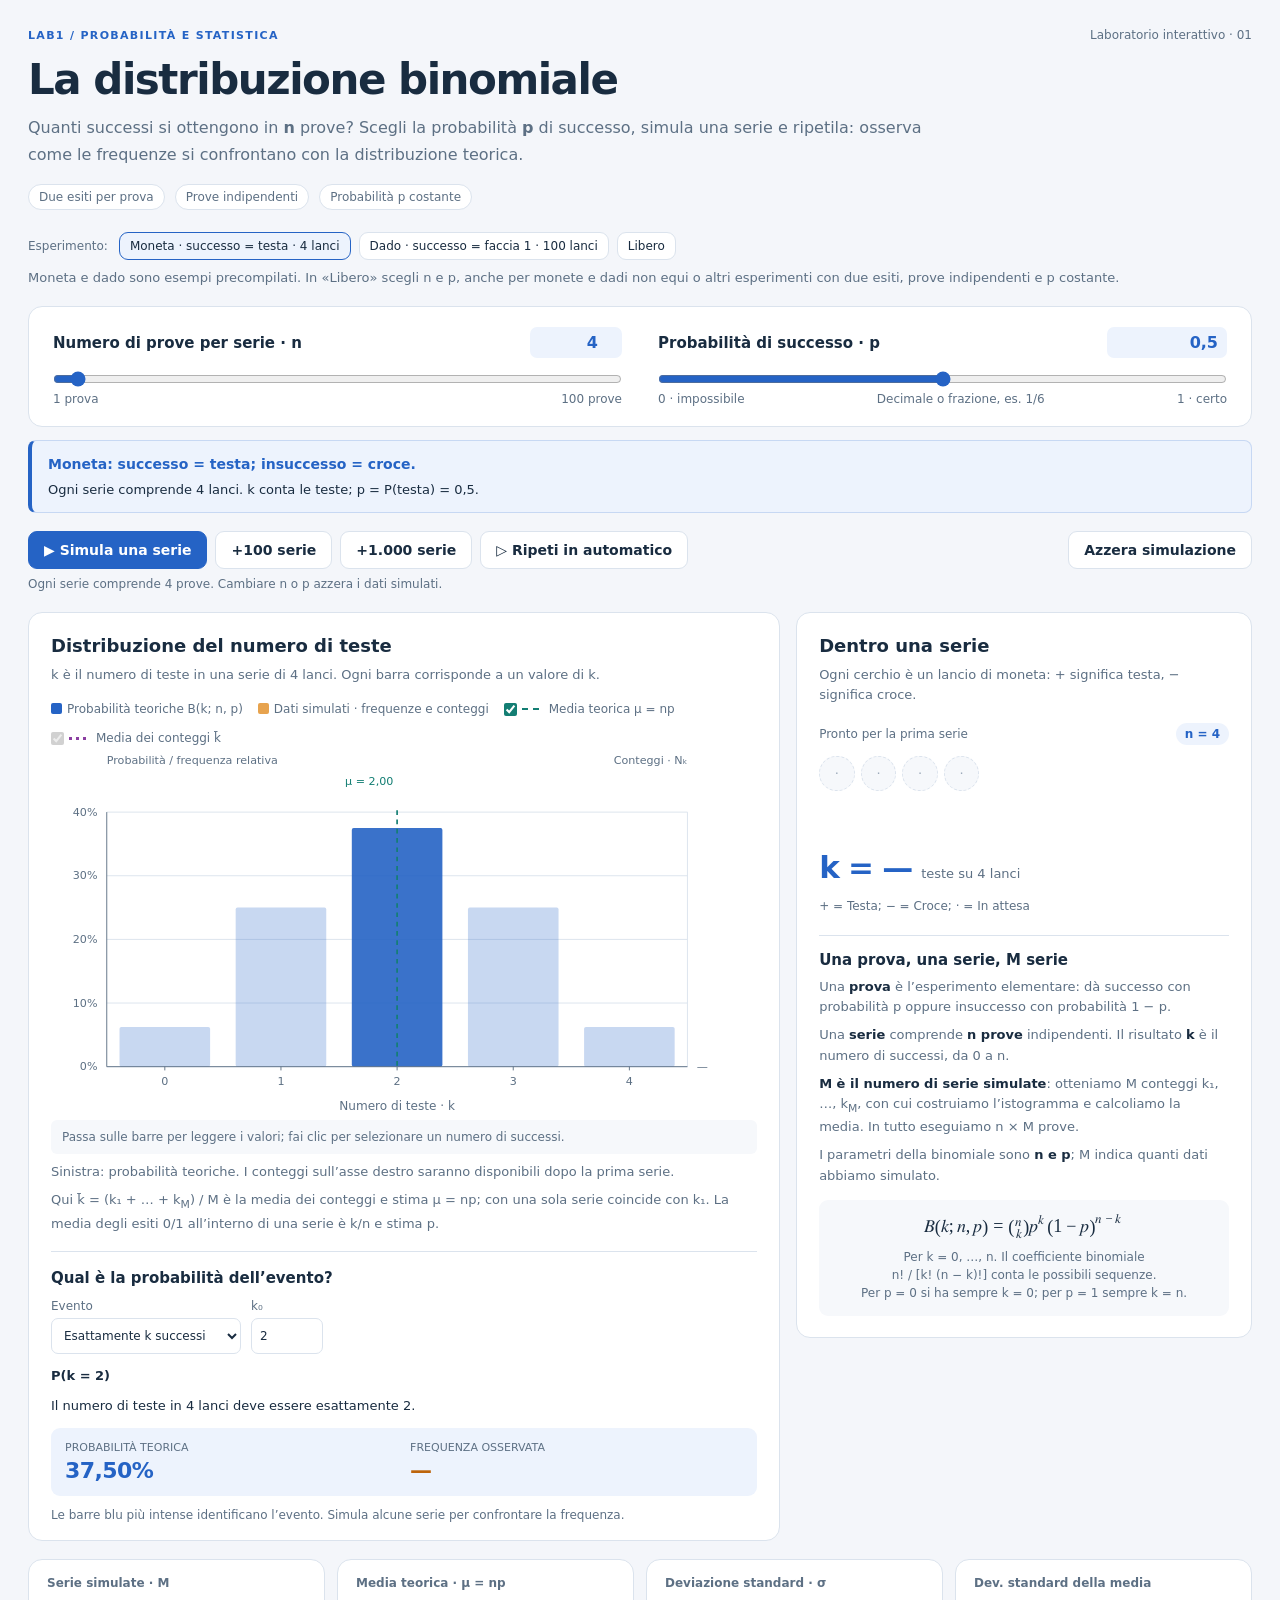
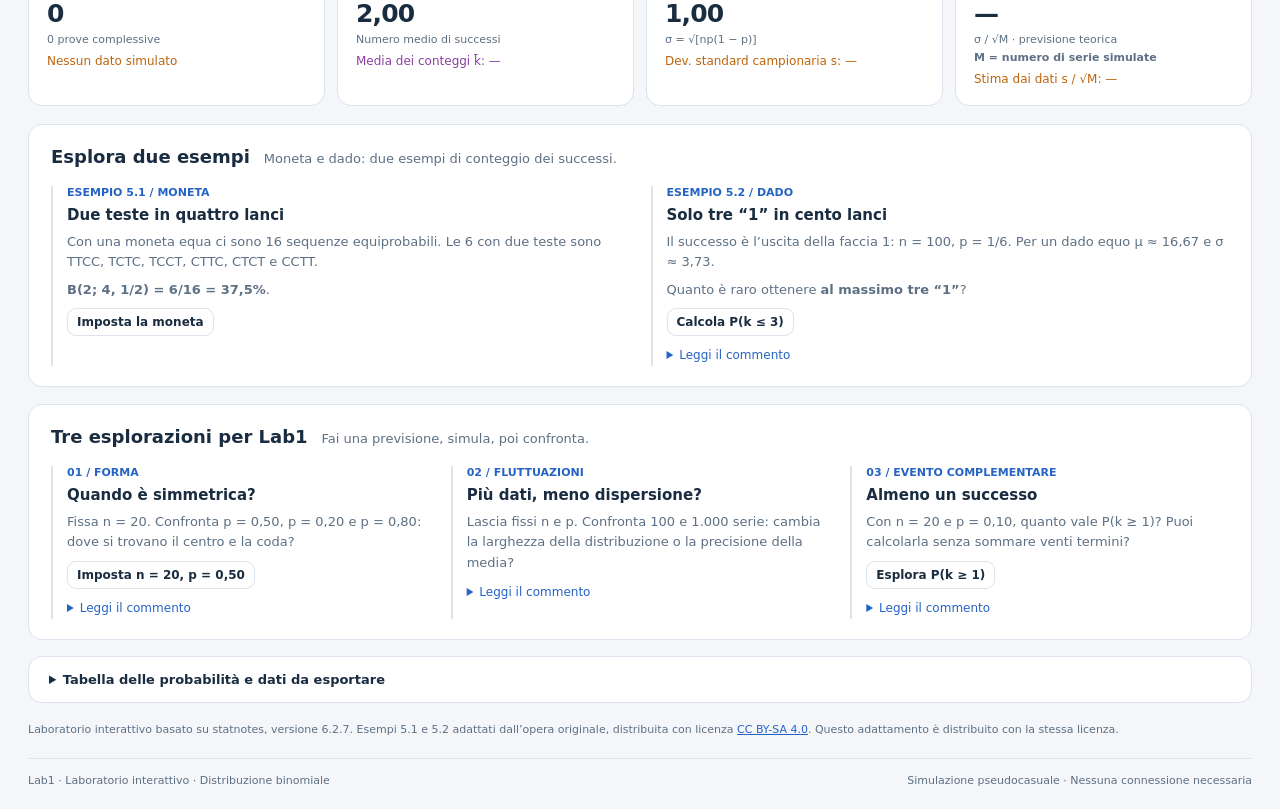
<file: interattivi/binomiale_lab1.html>
<!doctype html>
<html lang="it">
<head>
<meta charset="utf-8">
<meta name="viewport" content="width=device-width,initial-scale=1">
<meta name="description" content="Laboratorio interattivo sulla distribuzione binomiale: simulazioni, probabilità e fluttuazioni statistiche. Utilizzabile offline.">
<title>Lab1 · Laboratorio interattivo · Distribuzione binomiale</title>
<style>
:root{color-scheme:light;--bg:#f4f6fa;--card:#fff;--ink:#192c40;--muted:#5d7084;--line:#dbe3ed;--blue:#2563c5;--pale:#edf3fd;--gold:#bd640b;--goldfill:#e7a34e;--teal:#137e73;--sample:#8b3fa1;--soft:#f6f8fb;font-family:system-ui,-apple-system,BlinkMacSystemFont,"Segoe UI",sans-serif;font-synthesis:none}
*{box-sizing:border-box}body{margin:0;background:var(--bg);color:var(--ink)}main{max-width:1380px;margin:auto;padding:28px 28px 22px}button,input,select{font:inherit}button,input,select,summary{touch-action:manipulation}button,select,summary{cursor:pointer}button:focus-visible,input:focus-visible,select:focus-visible,summary:focus-visible{outline:3px solid var(--blue);outline-offset:3px}button{border:1px solid var(--line);background:var(--card);color:var(--ink);padding:10px 15px;border-radius:9px;font-size:14px;font-weight:600;transition:background .15s,border-color .15s}button:hover:not(:disabled){border-color:var(--blue);background:var(--pale)}button:disabled{cursor:default;opacity:.45}.primary{background:var(--blue);border-color:var(--blue);color:white}.primary:hover:not(:disabled){background:#194d9e;color:white}.tag{font-size:11px;letter-spacing:.12em;font-weight:750;color:var(--blue);text-transform:uppercase}.masthead{display:flex;align-items:center;justify-content:space-between;gap:14px;margin-bottom:15px}.masthead span:last-child{font-size:12px;color:var(--muted)}h1{font-size:clamp(28px,3.5vw,42px);letter-spacing:-.035em;line-height:1.1;margin:0 0 12px;font-weight:740}header p{max-width:930px;margin:0;color:var(--muted);font-size:16px;line-height:1.65}h2{font-size:18px;line-height:1.3;margin:0}h3{font-size:15px;margin:0 0 8px}p{line-height:1.55}.intro{display:flex;gap:10px;flex-wrap:wrap;margin:16px 0 22px}.pill{font-size:12px;color:var(--muted);border:1px solid var(--line);padding:5px 10px;border-radius:20px;background:var(--card)}.panel{border:1px solid var(--line);background:var(--card);border-radius:14px;min-width:0}.controls{display:grid;grid-template-columns:1fr 1fr;gap:36px;padding:20px 24px}.control-head{display:flex;justify-content:space-between;align-items:center;gap:10px}.control-head label{font-size:15px;font-weight:650}.number-field{background:var(--pale);color:var(--blue);font-weight:700;border:1px solid transparent;border-radius:7px;padding:5px 8px;width:92px;text-align:right;font-variant-numeric:tabular-nums}input[type=range]{width:100%;margin:13px 0 5px;accent-color:var(--blue);cursor:pointer}.bounds{display:flex;justify-content:space-between;font-size:12px;color:var(--muted)}.presets{display:flex;align-items:center;gap:8px;flex-wrap:wrap;margin-top:12px}.presets span{font-size:12px;color:var(--muted);margin-right:3px}.presets button{font-size:12px;padding:6px 10px;font-weight:500}.actions{display:flex;gap:8px;align-items:center;flex-wrap:wrap;margin:18px 0 6px}.actions .reset{margin-left:auto}.run-note{font-size:12px;color:var(--muted);margin:6px 0 18px;min-height:18px}.workspace{display:grid;grid-template-columns:minmax(0,1.65fr) minmax(300px,1fr);gap:16px;align-items:start}.chart-panel{padding:21px 22px 15px}.panel-head{display:flex;justify-content:space-between;align-items:center;gap:14px}.sub{color:var(--muted);font-size:13px;margin:8px 0 0}.legend{display:flex;flex-wrap:wrap;gap:15px;font-size:12px;color:var(--muted);margin:17px 0 3px;align-items:center}.key{display:inline-block;width:11px;height:11px;border-radius:2px;background:var(--blue);vertical-align:-1px;margin-right:5px}.key.emp{background:var(--goldfill)}.key.mean{height:0;width:17px;border-top:2px dashed var(--teal);background:none;border-radius:0;vertical-align:3px}.legend label{cursor:pointer;display:flex;align-items:center;gap:5px}.legend input{accent-color:var(--teal);margin:0}.chart{width:100%;height:auto;display:block;overflow:visible}.readout{font-size:12px;color:var(--muted);line-height:1.5;padding:8px 11px;background:var(--soft);border-radius:6px;min-height:34px;font-variant-numeric:tabular-nums}.event-box{margin-top:17px;padding-top:17px;border-top:1px solid var(--line)}.event-fields{display:flex;align-items:end;gap:10px;flex-wrap:wrap;margin:12px 0}.event-fields label{font-size:12px;color:var(--muted);display:flex;flex-direction:column;gap:5px}.event-fields select,.event-fields input{border:1px solid var(--line);border-radius:7px;background:var(--card);color:var(--ink);padding:7px 8px;height:36px}.event-fields input{width:72px}.prob-results{display:grid;grid-template-columns:1fr 1fr;gap:12px;background:var(--pale);border-radius:9px;padding:13px 14px}.prob-results small{display:block;color:var(--muted);font-size:11px;margin-bottom:4px}.prob-results strong{font-size:22px;letter-spacing:-.025em;font-variant-numeric:tabular-nums;color:var(--blue)}.prob-results .experimental{color:var(--gold)}#eventLabel{font-size:13px;font-weight:650;margin:2px 0 10px}#eventDetail{font-size:12px;color:var(--muted);margin:10px 0 0}.experiment{padding:21px 22px}.stage-label{display:flex;justify-content:space-between;align-items:center;gap:12px;margin:17px 0 11px;color:var(--muted);font-size:12px}.badge{font-size:12px;border-radius:20px;padding:4px 9px;color:var(--blue);background:var(--pale);font-weight:650}.trials{display:grid;grid-template-columns:repeat(10,minmax(0,1fr));gap:6px;min-height:78px;align-content:start}.trial{aspect-ratio:1;border-radius:50%;border:1px solid var(--line);display:flex;align-items:center;justify-content:center;font-size:13px;line-height:1;background:var(--soft);color:var(--muted)}.trial.success{background:var(--blue);border-color:var(--blue);color:white}.trial.failure{background:var(--card);border-color:#afbbc9;color:#51657c}.trial.pending{border-style:dashed;color:#9caaba}.last-total{display:flex;align-items:baseline;gap:9px;margin:15px 0 0}.last-total strong{font-size:31px;color:var(--blue);font-variant-numeric:tabular-nums;letter-spacing:-.04em}.last-total span{font-size:13px;color:var(--muted)}.trial-legend{font-size:12px;color:var(--muted);margin:12px 0 0}.trial-legend b{color:var(--blue)}.explain{border-top:1px solid var(--line);padding-top:15px;margin-top:20px}.explain p{font-size:13px;color:var(--muted);margin:8px 0}.explain strong{color:var(--ink)}.formula{padding:14px 12px;border-radius:9px;background:var(--soft);margin-top:14px;text-align:center;font-family:Georgia,"Times New Roman",serif;font-size:18px}.formula math{font-size:18px}.formula small{display:block;font:12px system-ui;color:var(--muted);margin-top:10px;line-height:1.5}.stats{display:grid;grid-template-columns:repeat(4,1fr);gap:12px;margin:18px 0}.stat{padding:16px 18px}.stat h3{font-size:12px;font-weight:550;color:var(--muted);margin:0 0 9px}.stat strong{font-size:25px;font-variant-numeric:tabular-nums;letter-spacing:-.035em}.stat .obs{display:block;font-size:12px;color:var(--gold);margin-top:8px;font-variant-numeric:tabular-nums;min-height:17px}.stat .caption{font-size:11px;color:var(--muted);display:block;margin-top:5px}.learning{padding:20px 22px;margin-top:17px}.learning-title{display:flex;align-items:baseline;gap:14px;flex-wrap:wrap;margin-bottom:17px}.learning-title p{font-size:13px;color:var(--muted);margin:0}.questions{display:grid;grid-template-columns:repeat(3,1fr);gap:21px}.question{border-left:2px solid var(--line);padding-left:14px}.question .q-number{font-size:11px;font-weight:750;color:var(--blue);display:block;margin-bottom:7px}.question p{font-size:13px;margin:8px 0;color:var(--muted)}.question button{padding:6px 9px;font-size:12px}.question summary{font-size:12px;color:var(--blue);margin:12px 0 4px}.question details p{color:var(--ink);font-size:12px;line-height:1.65}.data{margin-top:16px;padding:15px 20px}.data>summary{font-size:13px;font-weight:600}.data-actions{display:flex;justify-content:space-between;gap:12px;align-items:center;margin:15px 0}.data-actions p{font-size:12px;color:var(--muted);margin:0}.table-wrap{max-height:300px;overflow:auto}table{width:100%;border-collapse:collapse;font-size:12px;font-variant-numeric:tabular-nums}th,td{padding:8px 10px;text-align:right;border-bottom:1px solid var(--line)}th{position:sticky;top:0;background:var(--soft);font-weight:650}th:first-child,td:first-child{text-align:left}caption{text-align:left;color:var(--muted);padding:0 0 12px}footer{display:flex;justify-content:space-between;gap:15px;flex-wrap:wrap;font-size:11px;color:var(--muted);margin-top:20px;padding-top:15px;border-top:1px solid var(--line)}[hidden]{display:none!important}.sr-only{position:absolute;width:1px;height:1px;padding:0;margin:-1px;overflow:hidden;clip:rect(0,0,0,0);white-space:nowrap;border:0}
.key.sample{height:0;width:17px;border-top:3px dotted var(--sample);background:none;border-radius:0;vertical-align:3px}.legend .sample-mean input{accent-color:var(--sample)}#statSampleMean{color:var(--sample)}
.experiment-choice{margin:0 0 18px}.experiment-choice .presets{margin-top:0}
.examples-grid{grid-template-columns:repeat(2,minmax(0,1fr))}
@media(max-width:1000px){main{padding:22px 18px}.workspace{grid-template-columns:minmax(0,1.4fr) minmax(270px,1fr)}.chart-panel,.experiment{padding:18px 16px}.trials{gap:4px}.trial{font-size:12px}.stats{gap:8px}.stat{padding:14px}.stat strong{font-size:23px}}
@media(max-width:760px){main{padding:18px 12px}.masthead span:last-child{font-size:11px}header p{font-size:14px}.controls{grid-template-columns:1fr;gap:22px;padding:18px}.workspace{grid-template-columns:1fr}.experiment{order:-1}.trials{grid-template-columns:repeat(10,minmax(0,30px))}.stats{grid-template-columns:1fr 1fr}.questions{grid-template-columns:1fr;gap:23px}.actions .reset{margin-left:0}.actions button{padding:9px 11px;font-size:12px}.panel-head h2{font-size:17px}.chart-panel{padding:16px 12px}.learning{padding:18px}.legend{gap:10px;font-size:11px}.chart text{font-size:14px}.explain{margin-top:16px}.intro{gap:6px}.pill{font-size:11px}}
@media(prefers-reduced-motion:reduce){*{transition:none!important}}
@media print{body{background:white}main{max-width:none;padding:0}.actions,.presets,.run-note,.learning,.data,footer{display:none}.controls{padding:12px}.workspace{grid-template-columns:1.4fr 1fr}.experiment{order:0}.stats{grid-template-columns:repeat(4,1fr)}.panel{break-inside:avoid}input[type=range]{display:none}header p{font-size:12px}.intro{margin:10px 0}.chart-panel,.experiment{padding:12px}}

#pValue{width:120px}.source-note{margin-top:18px;font-size:11px;color:var(--muted);line-height:1.6}.source-note a{color:var(--blue)}
@media(max-width:760px){.bounds{gap:8px;font-size:11px}}
.success-context{margin-top:13px;padding:12px 16px;background:var(--pale);border:1px solid #c7d8f3;border-left:4px solid var(--blue);border-radius:8px}.success-context strong{display:block;font-size:14px;color:var(--blue);line-height:1.6}.success-context p{margin:4px 0 0;color:var(--ink);font-size:13px;line-height:1.6}.presets button[aria-pressed="true"]{border-color:var(--blue);background:var(--pale)}#eventMeaning{margin:0 0 12px;font-size:13px;color:var(--ink)}
</style>
</head>
<body>
<main>
<header>
<div class="masthead"><span class="tag">Lab1 / Probabilità e statistica</span><span>Laboratorio interattivo · 01</span></div>
<h1>La distribuzione binomiale</h1>
<p>Quanti successi si ottengono in <b>n</b> prove? Scegli la probabilità <b>p</b> di successo, simula una serie e ripetila: osserva come le frequenze si confrontano con la distribuzione teorica.</p>
<div class="intro"><span class="pill">Due esiti per prova</span><span class="pill">Prove indipendenti</span><span class="pill">Probabilità p costante</span></div>
</header>
<div class="experiment-choice">
<div class="presets"><span>Esperimento:</span><button data-preset="coin">Moneta · successo = testa · 4 lanci</button><button data-preset="die">Dado · successo = faccia 1 · 100 lanci</button><button data-preset="generic" title="Mantiene i parametri e i dati attuali; scegli liberamente n e p">Libero</button></div>
<p class="sub">Moneta e dado sono esempi precompilati. In «Libero» scegli n e p, anche per monete e dadi non equi o altri esperimenti con due esiti, prove indipendenti e p costante.</p>
</div>
<section class="controls panel" aria-label="Parametri della distribuzione">
 <div><div class="control-head"><label for="nValue">Numero di prove per serie · n</label><input class="number-field" id="nValue" type="number" min="1" max="100" step="1" value="4" aria-label="Numero di prove n"></div><input id="nSlider" type="range" min="1" max="100" step="1" value="4" aria-label="Varia il numero di prove n"><div class="bounds"><span>1 prova</span><span>100 prove</span></div></div>
 <div><div class="control-head"><label for="pValue">Probabilità di successo · p</label><input class="number-field" id="pValue" type="text" inputmode="text" spellcheck="false" title="Inserisci un numero tra 0 e 1 oppure una frazione, ad esempio 1/6" value="0.50" aria-label="Probabilità p"></div><input id="pSlider" type="range" min="0" max="1" step="any" value="0.5" aria-label="Varia la probabilità p"><div class="bounds"><span>0 · impossibile</span><span>Decimale o frazione, es. 1/6</span><span>1 · certo</span></div></div>
</section>
<div class="success-context" aria-live="polite"><strong id="contextDefinition">Moneta: successo = testa; insuccesso = croce.</strong><p id="contextSeries">Ogni serie comprende 4 lanci. k conta le teste; p = P(testa) = 0,5.</p></div>
<div class="actions" aria-label="Simulazione"><button id="single" class="primary">▶ Simula una serie</button><button id="hundred">+100 serie</button><button id="thousand">+1.000 serie</button><button id="auto" aria-pressed="false">▷ Ripeti in automatico</button><button id="reset" class="reset">Azzera simulazione</button></div>
<p class="run-note" id="runNote" role="status">Ogni serie comprende 4 prove. Cambiare n o p azzera i dati simulati.</p>
<div class="workspace">
<section class="panel chart-panel" aria-labelledby="distributionTitle">
 <div class="panel-head"><h2 id="distributionTitle">Distribuzione del numero di successi</h2></div>
 <p class="sub" id="chartMeaning">k è il numero di teste in una serie di 4 lanci. Ogni barra corrisponde a un valore di k.</p>
 <div class="legend"><span><i class="key"></i>Probabilità teoriche B(k; n, p)</span><span><i class="key emp"></i>Dati simulati · frequenze e conteggi</span><label><input id="showMean" type="checkbox" checked><i class="key mean"></i>Media teorica μ = np</label><label class="sample-mean" title="Disponibile dopo almeno una serie simulata"><input id="showSampleMean" type="checkbox" checked disabled><i class="key sample"></i>Media dei conteggi k̄</label></div>
 <svg id="chart" class="chart" viewBox="0 0 760 400" role="img" aria-labelledby="chartTitle chartDesc"><title id="chartTitle">Distribuzione binomiale</title><desc id="chartDesc">Probabilità e frequenze relative sull’asse sinistro; conteggi sull’asse destro. I valori sono disponibili anche nella tabella dati.</desc><g id="chartDrawing"></g></svg>
 <div class="readout" id="readout">Passa sulle barre per leggere i valori; fai clic per selezionare un numero di successi.</div>
 <p class="sub" id="axisNote">Sinistra: probabilità e frequenze relative. Destra: conteggi Nₖ = M × fₖ, disponibili dopo la prima serie.</p>
 <p class="sub">Qui k̄ = (k₁ + … + k<sub>M</sub>) / M è la media dei conteggi e stima μ = np; con una sola serie coincide con k₁. La media degli esiti 0/1 all’interno di una serie è k/n e stima p.</p>
 <div class="event-box">
  <h3>Qual è la probabilità dell’evento?</h3>
  <div class="event-fields"><label>Evento<select id="eventType"><option value="exact">Esattamente k successi</option><option value="le">Al massimo k successi</option><option value="ge">Almeno k successi</option><option value="between">Tra a e b successi, inclusi</option></select></label><label><span id="lowerLabel">k₀</span><input id="eventLo" type="number" min="0" max="4" step="1" value="2"></label><label id="upperField" hidden>b<input id="eventHi" type="number" min="0" max="4" step="1" value="3"></label></div>
  <p id="eventLabel">P(k = 2)</p><p class="sub" id="eventMeaning">Il numero di teste in 4 lanci deve essere esattamente 2.</p>
  <div class="prob-results"><div><small>PROBABILITÀ TEORICA</small><strong id="probTheory">—</strong></div><div><small>FREQUENZA OSSERVATA</small><strong id="probObserved" class="experimental">—</strong></div></div>
  <p id="eventDetail">Le barre blu più intense identificano l’evento selezionato.</p>
 </div>
</section>
<aside class="panel experiment" aria-labelledby="trialTitle">
 <h2 id="trialTitle">Dentro una serie</h2>
 <p class="sub" id="trialMeaning">Ogni cerchio è un lancio di moneta: + significa testa, − significa croce.</p>
 <div class="stage-label"><span id="stageLabel">Pronto per la prima serie</span><span class="badge" id="trialCount">n = 4</span></div>
 <div class="trials" id="trials" role="img" aria-label="Nessuna serie ancora simulata"></div>
 <div class="last-total"><strong id="lastX">k = —</strong><span id="lastDesc">successi su 4 prove</span></div>
 <p class="trial-legend" id="trialLegend">+ = Testa; − = Croce; · = In attesa</p>
 <div class="explain"><h3>Una prova, una serie, M serie</h3><p>Una <strong>prova</strong> è l’esperimento elementare: dà successo con probabilità p oppure insuccesso con probabilità 1 − p.</p><p>Una <strong>serie</strong> comprende <strong>n prove</strong> indipendenti. Il risultato <strong>k</strong> è il numero di successi, da 0 a n.</p><p><strong>M è il numero di serie simulate</strong>: otteniamo M conteggi k₁, …, k<sub>M</sub>, con cui costruiamo l’istogramma e calcoliamo la media. In tutto eseguiamo n × M prove.</p><p>I parametri della binomiale sono <strong>n e p</strong>; M indica quanti dati abbiamo simulato.</p></div>
 <div class="formula"><math xmlns="http://www.w3.org/1998/Math/MathML" aria-label="B di k, dati n e p, uguale coefficiente binomiale n su k per p alla k per uno meno p alla n meno k"><mrow><mi>B</mi><mo>(</mo><mi>k</mi><mo>;</mo><mi>n</mi><mo>,</mo><mi>p</mi><mo>)</mo><mo>=</mo><mrow><mo>(</mo><mfrac linethickness="0"><mi>n</mi><mi>k</mi></mfrac><mo>)</mo></mrow><msup><mi>p</mi><mi>k</mi></msup><msup><mrow><mo>(</mo><mn>1</mn><mo>−</mo><mi>p</mi><mo>)</mo></mrow><mrow><mi>n</mi><mo>−</mo><mi>k</mi></mrow></msup></mrow></math><small>Per k = 0, …, n. Il coefficiente binomiale<br>n! / [k! (n − k)!] conta le possibili sequenze.<br>Per p = 0 si ha sempre k = 0; per p = 1 sempre k = n.</small></div>
</aside>
</div>
<section class="stats" aria-label="Valori teorici e statistiche del campione">
 <div class="stat panel"><h3>Serie simulate · M</h3><strong id="statM">0</strong><span class="caption" id="statTrials">0 prove complessive</span><span class="obs" id="statEventCount">Nessun dato simulato</span></div>
 <div class="stat panel"><h3>Media teorica · μ = np</h3><strong id="statMean">2,00</strong><span class="caption">Numero medio di successi</span><span class="obs" id="statSampleMean">Media dei conteggi k̄: —</span></div>
 <div class="stat panel"><h3>Deviazione standard · σ</h3><strong id="statSigma">1,00</strong><span class="caption">σ = √[np(1 − p)]</span><span class="obs" id="statSampleSigma">Dev. standard campionaria s: —</span></div>
 <div class="stat panel"><h3>Dev. standard della media</h3><strong id="statSE">—</strong><span class="caption">σ / √M · previsione teorica</span><span class="caption"><b>M = numero di serie simulate</b></span><span class="obs" id="statEstimatedSE">Stima dai dati s / √M: —</span></div>
</section>
<section class="panel learning" aria-labelledby="examplesTitle">
 <div class="learning-title"><h2 id="examplesTitle">Esplora due esempi</h2><p>Moneta e dado: due esempi di conteggio dei successi.</p></div>
 <div class="questions examples-grid">
  <article class="question"><span class="q-number">ESEMPIO 5.1 / MONETA</span><h3>Due teste in quattro lanci</h3><p>Con una moneta equa ci sono 16 sequenze equiprobabili. Le 6 con due teste sono TTCC, TCTC, TCCT, CTTC, CTCT e CCTT.</p><p><b>B(2; 4, 1/2) = 6/16 = 37,5%</b>.</p><button data-preset="coin">Imposta la moneta</button></article>
  <article class="question"><span class="q-number">ESEMPIO 5.2 / DADO</span><h3>Solo tre “1” in cento lanci</h3><p>Il successo è l’uscita della faccia 1: n = 100, p = 1/6. Per un dado equo μ ≈ 16,67 e σ ≈ 3,73.</p><p>Quanto è raro ottenere <b>al massimo tre “1”</b>?</p><button data-preset="die">Calcola P(k ≤ 3)</button><details><summary>Leggi il commento</summary><p>La somma B(0; 100, 1/6) + … + B(3; 100, 1/6) vale circa 1,8 × 10⁻⁵, cioè 0,0018%. È un evento molto raro sotto l’ipotesi di dado equo. Il calcolo teorico è utile anche quando una simulazione di poche migliaia di serie non produce alcun caso.</p></details></article>
 </div>
</section>
<section class="panel learning" aria-labelledby="learningTitle"><div class="learning-title"><h2 id="learningTitle">Tre esplorazioni per Lab1</h2><p>Fai una previsione, simula, poi confronta.</p></div><div class="questions">
 <article class="question"><span class="q-number">01 / FORMA</span><h3>Quando è simmetrica?</h3><p>Fissa n = 20. Confronta p = 0,50, p = 0,20 e p = 0,80: dove si trovano il centro e la coda?</p><button id="exploreShape">Imposta n = 20, p = 0,50</button><details><summary>Leggi il commento</summary><p>Per p = 0,50 la distribuzione è simmetrica intorno a n/2. Per p = 0,20 la coda si allunga verso i valori alti; per p = 0,80 verso i valori bassi. Sostituire p con 1 − p riflette la distribuzione: k diventa n − k.</p></details></article>
 <article class="question"><span class="q-number">02 / FLUTTUAZIONI</span><h3>Più dati, meno dispersione?</h3><p>Lascia fissi n e p. Confronta 100 e 1.000 serie: cambia la larghezza della distribuzione o la precisione della media?</p><details><summary>Leggi il commento</summary><p>La dispersione dei singoli risultati è σ = √[np(1 − p)] e non dipende da M. La deviazione standard campionaria s fluttua e tende a σ, senza un andamento monotono obbligato. È la deviazione standard della media, σ/√M, a diminuire. Anche le frequenze relative si stabilizzano intorno alle probabilità.</p></details></article>
 <article class="question"><span class="q-number">03 / EVENTO COMPLEMENTARE</span><h3>Almeno un successo</h3><p>Con n = 20 e p = 0,10, quanto vale P(k ≥ 1)? Puoi calcolarla senza sommare venti termini?</p><button id="exploreComplement">Esplora P(k ≥ 1)</button><details><summary>Leggi il commento</summary><p>L’evento complementare è «nessun successo». Quindi P(k ≥ 1) = 1 − P(k = 0) = 1 − (1 − p)ⁿ. Con questi parametri vale circa 0,8784, cioè 87,84%.</p></details></article>
</div></section>
<details class="panel data" id="dataDetails"><summary>Tabella delle probabilità e dati da esportare</summary><div class="data-actions"><p>La frequenza relativa è Nₖ / M. Il CSV include n, p, M, k, probabilità, conteggi e frequenze.</p><button id="download">Scarica CSV</button></div><div class="table-wrap"><table><caption id="tableCaption">Distribuzione teorica e simulazione</caption><thead><tr><th scope="col">k</th><th scope="col">B(k; n, p)</th><th scope="col">Conteggi Nₖ</th><th scope="col">Frequenza Nₖ / M</th></tr></thead><tbody id="tableBody"></tbody></table></div><p class="sub">Per M ≥ 2, s² = Σᵢ(kᵢ − k̄)² / (M − 1): si usa la varianza campionaria con correzione di Bessel.</p></details>
<p class="source-note">Laboratorio interattivo basato su <cite>statnotes, versione 6.2.7</cite>. Esempi 5.1 e 5.2 adattati dall’opera originale, distribuita con licenza <a href="https://creativecommons.org/licenses/by-sa/4.0/" target="_blank" rel="noopener">CC BY-SA 4.0</a>. Questo adattamento è distribuito con la stessa licenza.</p>
<footer><span>Lab1 · Laboratorio interattivo · Distribuzione binomiale</span><span>Simulazione pseudocasuale · Nessuna connessione necessaria</span></footer>
<p class="sr-only" id="announcement" role="status" aria-live="polite"></p>
<noscript><p>Per usare i controlli e la simulazione, abilita JavaScript nel browser.</p></noscript>
</main>
<script>
(() => {
 'use strict';
 const $ = id => document.getElementById(id);
 const fmt = (v,d=2) => v.toLocaleString('it-IT',{minimumFractionDigits:d,maximumFractionDigits:d});
 const int = v => v.toLocaleString('it-IT');
 const scientific = v => v.toExponential(3).replace('.',',').replace('e-',' × 10^−').replace('e+',' × 10^');
 const pct = v => v>0 && v<0.0001 ? scientific(v*100)+'%' : fmt(v*100,2)+'%';
 const probability = v => v>0 && v<0.00001 ? scientific(v) : fmt(v,6);
 const pLabel = value => value===1/6?'1/6':value.toLocaleString('it-IT',{maximumSignificantDigits:8});
 function parseProbability(raw){
   const parts=raw.trim().replace(',', '.').split('/');
   if(parts.length>2 || parts.some(part=>part.trim()===''))return NaN;
   return parts.length===2?Number(parts[0])/Number(parts[1]):Number(parts[0]);
 }
 const MAX_EXPERIMENTS = 100000;
 let n=4,p=.5,M=0,counts=[],sum=0,sumSq=0,pmf=[],lastOutcomes=null,lastInspectedK=null;
 let auto=false,busy=false,timer=null,animation=null,generation=0;
 let selectedExample='coin';
 const reducedMotion = window.matchMedia('(prefers-reduced-motion: reduce)');
 const svgNS = 'http://www.w3.org/2000/svg';

 function exampleContext(){
   if(selectedExample==='die')return {
     definition:'Dado: successo = faccia 1; insuccesso = una delle facce 2, 3, 4, 5 o 6.',
     noun:'uscite della faccia 1',unit:n===1?'lancio':'lanci',event:'faccia 1',
     chartTitle:'Distribuzione del numero di “1”',axis:'Numero di uscite della faccia 1 · k',
     trial:'Ogni cerchio è un lancio di dado: + significa faccia 1, − significa una delle altre cinque facce.',
     legend:'+ = Faccia 1; − = Una delle facce 2–6; · = In attesa',success:'faccia 1',failure:'una delle facce 2–6'
   };
   if(selectedExample==='coin')return {
     definition:'Moneta: successo = testa; insuccesso = croce.',
     noun:'teste',unit:n===1?'lancio':'lanci',event:'testa',
     chartTitle:'Distribuzione del numero di teste',axis:'Numero di teste · k',
     trial:'Ogni cerchio è un lancio di moneta: + significa testa, − significa croce.',
     legend:'+ = Testa; − = Croce; · = In attesa',success:'testa',failure:'croce'
   };
   return {
     definition:'Libero · scegli quale esito chiamare successo (1); l’altro è un insuccesso (0).',
     noun:'successi',unit:n===1?'prova':'prove',event:'esito 1',
     chartTitle:'Distribuzione del numero di successi',axis:'Numero di successi · k',
     trial:'Ogni cerchio è una prova: + significa esito 1, − significa esito 0.',
     legend:'+ = Esito 1; − = Esito 0; · = In attesa',success:'esito 1',failure:'esito 0'
   };
 }
 function updateContext(){
   const c=exampleContext();
   $('contextDefinition').textContent=c.definition;
   $('contextSeries').textContent=`Ogni serie comprende ${n} ${c.unit}. k conta ${c.noun==='teste'?'le teste':c.noun==='successi'?'i successi':'le uscite della faccia 1'}; p = P(${c.event}) = ${pLabel(p)}.`;
   $('distributionTitle').textContent=c.chartTitle;
   $('chartMeaning').textContent=`k è il numero di ${c.noun} in una serie di ${n} ${c.unit}. Ogni barra corrisponde a un valore di k.`;
   $('trialMeaning').textContent=c.trial;
   $('trialLegend').textContent=c.legend;
   $('chartDesc').textContent=`${$('chartMeaning').textContent} Blu: probabilità teoriche; arancione: dati simulati. Asse sinistro: probabilità e frequenze relative. Asse destro: conteggi Nₖ = M × fₖ sulle ${int(M)} serie simulate. Verde: media teorica μ = np; viola: media dei conteggi k̄ = Σkᵢ / M, disponibile per M ≥ 1. I valori sono disponibili anche nella tabella dati.`;
   document.querySelectorAll('[data-preset]').forEach(button=>button.setAttribute('aria-pressed',String(button.dataset.preset===selectedExample)));
 }
 // Logarithms avoid factorial overflow and handle small probabilities safely.
 function binomialPMF(trials,prob) {
   const result=Array(trials+1).fill(0);
   if(prob===0){result[0]=1;return result;}
   if(prob===1){result[trials]=1;return result;}
   let logC=0;
   for(let k=0;k<=trials;k++){
     if(k>0) logC+=Math.log(trials-k+1)-Math.log(k);
     result[k]=Math.exp(logC+k*Math.log(prob)+(trials-k)*Math.log1p(-prob));
   }
   const norm=result.reduce((a,b)=>a+b,0);
   return result.map(v=>v/norm);
 }
 function selectedEvent(){
   const type=$('eventType').value;
   const a=Number($('eventLo').value),b=Number($('eventHi').value);
   if(type==='le')return {lo:0,hi:a,label:`P(k ≤ ${a})`};
   if(type==='ge')return {lo:a,hi:n,label:`P(k ≥ ${a})`};
   if(type==='between')return {lo:Math.min(a,b),hi:Math.max(a,b),label:`P(${Math.min(a,b)} ≤ k ≤ ${Math.max(a,b)})`};
   return {lo:a,hi:a,label:`P(k = ${a})`};
 }
 function clampIntegerInput(input,fallback){
   const value=input.value.trim()===''?fallback:Number(input.value);
   input.value=String(Math.max(Number(input.min),Math.min(Number(input.max),Math.round(Number.isFinite(value)?value:fallback))));
 }
 function sample(){
   const outcomes=Array(n);let k=0;
   for(let j=0;j<n;j++){const success=Math.random()<p;outcomes[j]=success;k+=Number(success);}
   return {outcomes,k};
 }
 function record(result){M++;counts[result.k]++;sum+=result.k;sumSq+=result.k*result.k;lastOutcomes=result.outcomes;}
 function stopAuto(){auto=false;clearTimeout(timer);timer=null;updateButtons();}
 function cancelWork(){generation++;clearTimeout(timer);clearTimeout(animation);auto=false;busy=false;timer=null;animation=null;}
 function updateButtons(){
   $('single').disabled=busy||auto||M>=MAX_EXPERIMENTS;
   $('hundred').disabled=busy||auto||M>=MAX_EXPERIMENTS;
   $('thousand').disabled=busy||auto||M>=MAX_EXPERIMENTS;
   $('auto').disabled=(!auto&&busy)||M>=MAX_EXPERIMENTS;
   $('auto').textContent=auto?'Ⅱ Pausa':'▷ Ripeti in automatico';
   $('auto').setAttribute('aria-pressed',String(auto));
 }
 function updateNote(){
   if(M>=MAX_EXPERIMENTS){$('runNote').textContent='Raggiunte 100.000 serie. Puoi esportare i dati oppure azzerare la simulazione.';return;}
   $('runNote').textContent=`Ogni serie comprende ${n} ${n===1?'prova':'prove'}. Cambiare n o p azzera i dati simulati.`;
 }
 function drawTrials(outcomes,revealed=n,complete=true){
   const c=exampleContext();
   const fragment=document.createDocumentFragment();
   for(let j=0;j<n;j++){
     const cell=document.createElement('span');
     const known=outcomes&&j<revealed;
     cell.className='trial '+(known?(outcomes[j]?'success':'failure'):'pending');
     cell.textContent=known?(outcomes[j]?'+':'−'):'·';
     cell.title=`Prova ${j+1}: ${known?(outcomes[j]?c.success:c.failure):'in attesa'}`;
     cell.setAttribute('aria-hidden','true');fragment.appendChild(cell);
   }
   $('trials').replaceChildren(fragment);
   $('trialCount').textContent=`n = ${n}`;
   $('lastDesc').textContent=`${c.noun} su ${n} ${c.unit}`;
   if(!outcomes){$('lastX').textContent='k = —';$('stageLabel').textContent='Pronto per la prima serie';$('trials').setAttribute('aria-label','Nessuna serie ancora simulata');return;}
   const k=outcomes.slice(0,revealed).reduce((a,b)=>a+Number(b),0);
   $('lastX').textContent=`${complete?'k':'Conteggio'} = ${k}`;
   $('stageLabel').textContent=complete?`Ultima serie · n. ${int(M)}`:`Serie in corso · ${revealed}/${n} prove`;
   $('trials').setAttribute('aria-label',`${revealed} prove visualizzate: ${k} successi e ${revealed-k} insuccessi.`);
 }
 function svgEl(tag,attrs={},text){const el=document.createElementNS(svgNS,tag);for(const [key,value] of Object.entries(attrs))el.setAttribute(key,String(value));if(text!==undefined)el.textContent=text;return el;}
 function niceStep(value){const power=10**Math.floor(Math.log10(value));const fraction=value/power;return (fraction<=1?1:fraction<=2?2:fraction<=2.5?2.5:fraction<=5?5:10)*power;}
 function showBin(k){lastInspectedK=k;$('readout').textContent=`k = ${k} · P(k = ${k}) = ${probability(pmf[k])} · ${M?`Nₖ = ${int(counts[k])} / ${int(M)}; frequenza = ${probability(counts[k]/M)}`:'Nessun dato simulato'}`;}
 function drawChart(){
   const W=760,H=400,L=60,R=75,T=69,B=57,plotW=W-L-R,plotH=H-T-B;
   const binW=plotW/(n+1),X=k=>L+(k+.5)*binW;
   const highest=Math.max(...pmf,...counts.map(c=>M?c/M:0));
   const step=niceStep(Math.max(highest,.01)/4);
   const ymax=Math.min(1,Math.ceil((highest*1.06)/step)*step);
   const Y=v=>H-B-(v/ymax)*plotH;
   const event=selectedEvent(),root=svgEl('g');
   root.appendChild(svgEl('text',{x:L,y:17,fill:'var(--muted)','font-size':12},'Probabilità / frequenza relativa'));
   root.appendChild(svgEl('text',{x:W-R,y:17,'text-anchor':'end',fill:M?'var(--gold)':'var(--muted)','font-size':12},'Conteggi · Nₖ'));
   const ticks=[];for(let v=0;v<ymax-step*.01;v+=step)ticks.push(v);ticks.push(ymax);
   const percentDigits=Math.abs(step*100-Math.round(step*100))<1e-8?0:1;
   for(const v of ticks){const y=Y(v);root.appendChild(svgEl('line',{x1:L,y1:y,x2:W-R,y2:y,stroke:'var(--line)'}));root.appendChild(svgEl('text',{x:L-10,y:y+4,'text-anchor':'end',fill:'var(--muted)','font-size':12},fmt(v*100,percentDigits)+'%'));}
   // Both axes describe the same bar: N_k = M * f_k. Count ticks are integers.
   root.appendChild(svgEl('line',{x1:L,y1:T,x2:L,y2:H-B,stroke:'var(--muted)'}));
   root.appendChild(svgEl('line',{x1:W-R,y1:T,x2:W-R,y2:H-B,stroke:M?'var(--gold)':'var(--line)'}));
   if(M){
     const countStep=Math.max(1,Math.ceil(niceStep(M*ymax/4)));
     for(let c=0;c<=M*ymax+1e-9;c+=countStep){
       const y=Y(c/M);
       root.appendChild(svgEl('line',{x1:W-R,y1:y,x2:W-R+5,y2:y,stroke:'var(--gold)'}));
       root.appendChild(svgEl('text',{x:W-R+10,y:y+4,fill:'var(--gold)','font-size':12},int(c)));
     }
   }else{
     root.appendChild(svgEl('text',{x:W-R+10,y:H-B+4,fill:'var(--muted)','font-size':12},'—'));
   }
   for(let k=0;k<=n;k++){
     const selected=k>=event.lo&&k<=event.hi;
     root.appendChild(svgEl('rect',{x:X(k)-binW*.39,y:Y(pmf[k]),width:binW*.78,height:Math.max(0,H-B-Y(pmf[k])),rx:Math.min(2,binW*.1),fill:'var(--blue)',opacity:selected?.9:.25}));
     if(M&&counts[k])root.appendChild(svgEl('rect',{x:X(k)-binW*.16,y:Y(counts[k]/M),width:binW*.32,height:Math.max(0,H-B-Y(counts[k]/M)),fill:'var(--goldfill)'}));
   }
   // Separate label rows keep the means readable even when their positions coincide.
   const meanLabelX=x=>Math.min(W-R-2,Math.max(L+96,x-4));
   if($('showMean').checked){
     const x=X(n*p);
     root.appendChild(svgEl('line',{x1:x,y1:T-2,x2:x,y2:H-B,stroke:'var(--teal)','stroke-width':1.8,'stroke-dasharray':'5 5','data-mean':'theory'}));
     root.appendChild(svgEl('text',{x:meanLabelX(x),y:T-29,'text-anchor':'end',fill:'var(--teal)','font-size':12},`μ = ${fmt(n*p)}`));
   }
   $('showSampleMean').disabled=M===0;
   if(M&&$('showSampleMean').checked){
     const mean=sum/M,x=X(mean);
     root.appendChild(svgEl('line',{x1:x,y1:T-2,x2:x,y2:H-B,stroke:'var(--sample)','stroke-width':2.4,'stroke-dasharray':'1 9','stroke-dashoffset':-7,'stroke-linecap':'round','data-mean':'sample'}));
     root.appendChild(svgEl('text',{x:meanLabelX(x),y:T-9,'text-anchor':'end',fill:'var(--sample)','font-size':12},`k̄ = ${fmt(mean,3)}`));
   }
   root.appendChild(svgEl('line',{x1:L,y1:H-B,x2:W-R,y2:H-B,stroke:'var(--muted)'}));
   const tickStep=n<=20?1:n<=50?5:10;
   for(let k=0;k<=n;k++){if(k%tickStep!==0&&k!==n)continue;if(k!==n&&n-k<tickStep*.6&&n-k>0)continue;const x=X(k);root.appendChild(svgEl('line',{x1:x,y1:H-B,x2:x,y2:H-B+4,stroke:'var(--muted)'}));root.appendChild(svgEl('text',{x,y:H-B+20,'text-anchor':'middle',fill:'var(--muted)','font-size':12},String(k)));}
   root.appendChild(svgEl('text',{x:L+plotW/2,y:H-10,'text-anchor':'middle',fill:'var(--muted)','font-size':13},exampleContext().axis));
   for(let k=0;k<=n;k++){
     const hit=svgEl('rect',{x:L+k*binW,y:T,width:binW,height:plotH,fill:'transparent','data-k':k,style:'cursor:pointer'});
     hit.appendChild(svgEl('title',{},`k = ${k}: probabilità ${probability(pmf[k])}${M?`, frequenza ${pct(counts[k]/M)}, conteggio ${int(counts[k])} su ${int(M)} serie`:''}`));root.appendChild(hit);
   }
   $('chartDrawing').replaceChildren(root);
   $('chartTitle').textContent=`Distribuzione binomiale, n = ${n}, p = ${pLabel(p)}; ${M} serie simulate.`;
   $('axisNote').textContent=M
     ? `Sinistra: probabilità e frequenze relative fₖ = Nₖ / M. Destra: conteggi Nₖ. Le scale sono collegate: Nₖ = ${int(M)} × fₖ.${M===1?' Con una sola serie, l’unico risultato osservato ha frequenza 100% e conteggio 1.':''}`
     : 'Sinistra: probabilità teoriche. I conteggi sull’asse destro saranno disponibili dopo la prima serie.';
 }
 function updateEvent(){
   const event=selectedEvent();let prob=0,num=0;
   for(let k=event.lo;k<=event.hi;k++){prob+=pmf[k];num+=counts[k];}
   prob=Math.max(0,Math.min(1,prob));
   $('eventLabel').textContent=event.label;
   const c=exampleContext(),type=$('eventType').value;
   const constraint=type==='le'?`al massimo ${event.hi}`:type==='ge'?`almeno ${event.lo}`:type==='between'?`compreso tra ${event.lo} e ${event.hi}`:`esattamente ${event.lo}`;
   $('eventMeaning').textContent=`Il numero di ${c.noun} in ${n} ${c.unit} deve essere ${constraint}.`;
   $('probTheory').textContent=pct(prob);$('probTheory').title=probability(prob);
   $('probObserved').textContent=M?pct(num/M):'—';
   $('eventDetail').textContent=`Le barre blu più intense identificano l’evento.${M?` Osservato in ${int(num)} serie su ${int(M)}.`:' Simula alcune serie per confrontare la frequenza.'}`;
   $('statEventCount').textContent=M?`Evento selezionato: ${int(num)} / ${int(M)}`:'Nessun dato simulato';
 }
 function updateStats(){
   const sigma=Math.sqrt(n*p*(1-p)),mean=M?sum/M:0;
   const s=M>1?Math.sqrt(Math.max(0,(sumSq-sum*sum/M)/(M-1))):0;
   $('statM').textContent=int(M);$('statTrials').textContent=`${int(M*n)} prove complessive`;
   $('statMean').textContent=fmt(n*p);$('statSigma').textContent=fmt(sigma);
   $('statSampleMean').textContent='Media dei conteggi k̄: '+(M?fmt(mean,3):'—');
   $('statSampleSigma').textContent='Dev. standard campionaria s: '+(M>1?fmt(s,3):'—');
   $('statSE').textContent=M?fmt(sigma/Math.sqrt(M),4):'—';
   $('statEstimatedSE').textContent='Stima dai dati s / √M: '+(M>1?fmt(s/Math.sqrt(M),4):'—');
 }
 function updateTable(){
   if(!$('dataDetails').open)return;
   $('tableCaption').textContent=`n = ${n}; p = ${pLabel(p)}; M = ${int(M)} serie`;
   const rows=document.createDocumentFragment();
   for(let k=0;k<=n;k++){const row=document.createElement('tr');[String(k),probability(pmf[k]),int(counts[k]),M?probability(counts[k]/M):'—'].forEach(value=>{const cell=document.createElement('td');cell.textContent=value;row.appendChild(cell);});rows.appendChild(row);}
   $('tableBody').replaceChildren(rows);
 }
 function render(){updateContext();drawChart();updateStats();updateEvent();updateTable();updateButtons();updateNote();if(lastInspectedK!==null)showBin(lastInspectedK);}
 function reset(){cancelWork();M=0;sum=0;sumSq=0;counts=Array(n+1).fill(0);lastOutcomes=null;lastInspectedK=null;drawTrials(null);render();$('readout').textContent='Passa sulle barre per leggere i valori; fai clic per selezionare un numero di successi.';}
 function setParameters(newN,newP,editing=null){
   n=Math.max(1,Math.min(100,Math.round(newN)));p=Math.max(0,Math.min(1,newP));
   if(editing!=='nValue')$('nValue').value=n;
   if(editing!=='pValue')$('pValue').value=pLabel(p);
   $('nSlider').value=n;$('pSlider').value=p;
   pmf=binomialPMF(n,p);
   for(const id of ['eventLo','eventHi']){$(id).max=n;clampIntegerInput($(id),0);}
   reset();
 }
 function finishOne(result,token){
   if(token!==generation)return;
   record(result);busy=false;drawTrials(result.outcomes);render();
   if(!auto)$('announcement').textContent=`Serie ${M}: ${result.k} successi su ${n} prove.`;
   if(auto&&M<MAX_EXPERIMENTS)timer=setTimeout(()=>runOne(true),450);
   else if(auto)stopAuto();
 }
 function runOne(fromAuto=false){
   if(busy||M>=MAX_EXPERIMENTS||(!fromAuto&&auto))return;
   busy=true;updateButtons();const token=generation,result=sample();
   if(reducedMotion.matches){finishOne(result,token);return;}
   let revealed=0;drawTrials(result.outcomes,0,false);
   const interval=50,batch=Math.max(1,Math.ceil(n/12));
   function reveal(){if(token!==generation)return;revealed=Math.min(n,revealed+batch);if(revealed===n){finishOne(result,token);return;}drawTrials(result.outcomes,revealed,false);animation=setTimeout(reveal,interval);}
   animation=setTimeout(reveal,interval);
 }
 function runBatch(size){
   if(busy||auto||M>=MAX_EXPERIMENTS)return;
   const total=Math.min(size,MAX_EXPERIMENTS-M);for(let i=0;i<total;i++)record(sample());
   drawTrials(lastOutcomes);render();$('announcement').textContent=`Aggiunte ${total} serie. Totale: ${M}.`;
 }
 function changeEvent(){
   const interval=$('eventType').value==='between';$('upperField').hidden=!interval;$('lowerLabel').textContent=interval?'a':'k₀';
   clampIntegerInput($('eventLo'),0);clampIntegerInput($('eventHi'),n);
   if(interval&&Number($('eventLo').value)>Number($('eventHi').value)){const a=$('eventLo').value;$('eventLo').value=$('eventHi').value;$('eventHi').value=a;}
   drawChart();updateEvent();
 }
 function preset(newN,newP,example='generic'){selectedExample=example;setParameters(newN,newP);$('eventLo').value=Math.round(n*p);$('eventHi').value=Math.min(n,Math.round(n*p)+2);$('eventType').value='exact';changeEvent();}
 function setUserParameters(newN,newP,editing=null){
   const nextN=Math.max(1,Math.min(100,Math.round(newN))),nextP=Math.max(0,Math.min(1,newP));
   if(nextN===n&&nextP===p){
     if(editing!=='nValue')$('nValue').value=n;
     if(editing!=='pValue')$('pValue').value=pLabel(p);
     return;
   }
   selectedExample='generic';setParameters(nextN,nextP,editing);
 }
 $('nSlider').addEventListener('input',()=>setUserParameters(Number($('nSlider').value),p));
 $('pSlider').addEventListener('input',()=>setUserParameters(n,Number($('pSlider').value)));
 $('nValue').addEventListener('input',()=>{const value=$('nValue').valueAsNumber;if(Number.isInteger(value)&&value>=1&&value<=100)setUserParameters(value,p,'nValue');});
 $('pValue').addEventListener('input',()=>{const value=parseProbability($('pValue').value);if(Number.isFinite(value)&&value>=0&&value<=1)setUserParameters(n,value,'pValue');});
 $('nValue').addEventListener('change',()=>{clampIntegerInput($('nValue'),n);setUserParameters(Number($('nValue').value),p);});
 $('pValue').addEventListener('change',()=>{const raw=$('pValue').value;const value=raw.trim()===''?p:parseProbability(raw);setUserParameters(n,Number.isFinite(value)?value:p);});
 $('single').addEventListener('click',()=>runOne());$('hundred').addEventListener('click',()=>runBatch(100));$('thousand').addEventListener('click',()=>runBatch(1000));
 $('auto').addEventListener('click',()=>{if(auto){stopAuto();return;}auto=true;updateButtons();runOne(true);});
 $('reset').addEventListener('click',()=>{reset();$('announcement').textContent='Simulazione azzerata.';});
 for(const id of ['eventType','eventLo','eventHi'])$(id).addEventListener('change',changeEvent);
 for(const id of ['eventLo','eventHi'])$(id).addEventListener('input',()=>{const value=$(id).valueAsNumber;if(Number.isInteger(value)&&value>=0&&value<=n){drawChart();updateEvent();}});
 for(const id of ['showMean','showSampleMean'])$(id).addEventListener('change',drawChart);
 $('chart').addEventListener('pointermove',event=>{const target=event.target.closest('[data-k]');if(target)showBin(Number(target.dataset.k));});
 $('chart').addEventListener('click',event=>{const target=event.target.closest('[data-k]');if(!target)return;$('eventType').value='exact';$('eventLo').value=target.dataset.k;changeEvent();showBin(Number(target.dataset.k));});
 function applyExample(name){
   if(name==='generic'){selectedExample='generic';if(!busy)drawTrials(lastOutcomes);render();return;}
   if(name==='die'){preset(100,1/6,'die');$('eventType').value='le';$('eventLo').value=3;changeEvent();}
   else preset(4,.5,'coin');
 }
 document.querySelectorAll('[data-preset]').forEach(button=>button.addEventListener('click',()=>applyExample(button.dataset.preset)));
 $('exploreShape').addEventListener('click',()=>{preset(20,.5);$('nValue').focus({preventScroll:true});$('nValue').scrollIntoView({block:'center',behavior:reducedMotion.matches?'instant':'smooth'});});
 $('exploreComplement').addEventListener('click',()=>{preset(20,.1);$('eventType').value='ge';$('eventLo').value=1;changeEvent();$('eventType').focus({preventScroll:true});$('eventType').scrollIntoView({block:'center',behavior:reducedMotion.matches?'instant':'smooth'});});
 $('dataDetails').addEventListener('toggle',updateTable);
 $('download').addEventListener('click',()=>{
   const rows=['n,p,M,k,probabilita_teorica,conteggi,frequenza_relativa'];
   for(let k=0;k<=n;k++)rows.push([n,p,M,k,pmf[k].toPrecision(15),counts[k],M?(counts[k]/M).toPrecision(15):''].join(','));
   const blob=new Blob([rows.join('\r\n')+'\r\n'],{type:'text/csv;charset=utf-8'});const url=URL.createObjectURL(blob);const link=document.createElement('a');link.href=url;link.download=`binomiale_n${n}_p${Number(p.toPrecision(8))}_M${M}.csv`;document.body.appendChild(link);link.click();link.remove();setTimeout(()=>URL.revokeObjectURL(url),2000);
 });
 document.addEventListener('visibilitychange' ,()=>{if(document.hidden&&auto)stopAuto();});
 setParameters(n,p);
})();
</script>
<script>
(() => {
  if (!new URLSearchParams(window.location.search).has('embed')) return;
  document.documentElement.classList.add('embedded-lab');
  const style = document.createElement('style');
  style.textContent = '.embedded-lab main{padding:12px;max-width:100%}.embedded-lab header,.embedded-lab .learning,.embedded-lab .source-note,.embedded-lab footer,.embedded-lab .explain,.embedded-lab .formula{display:none}.embedded-lab .stats{margin-bottom:8px}';
  document.head.appendChild(style);
  let scheduled = false;
  function sendHeight() {
    if (scheduled) return;
    scheduled = true;
    requestAnimationFrame(() => {
      scheduled = false;
      const height = Math.ceil(document.querySelector('main').getBoundingClientRect().height + 8);
      window.parent.postMessage({type:'lab1:height',height}, '*');
    });
  }
  if (typeof ResizeObserver !== 'undefined') new ResizeObserver(sendHeight).observe(document.querySelector('main'));
  window.addEventListener('load',sendHeight);
  window.addEventListener('resize',sendHeight);
  sendHeight();
})();
</script>
</body>
</html>
</file>
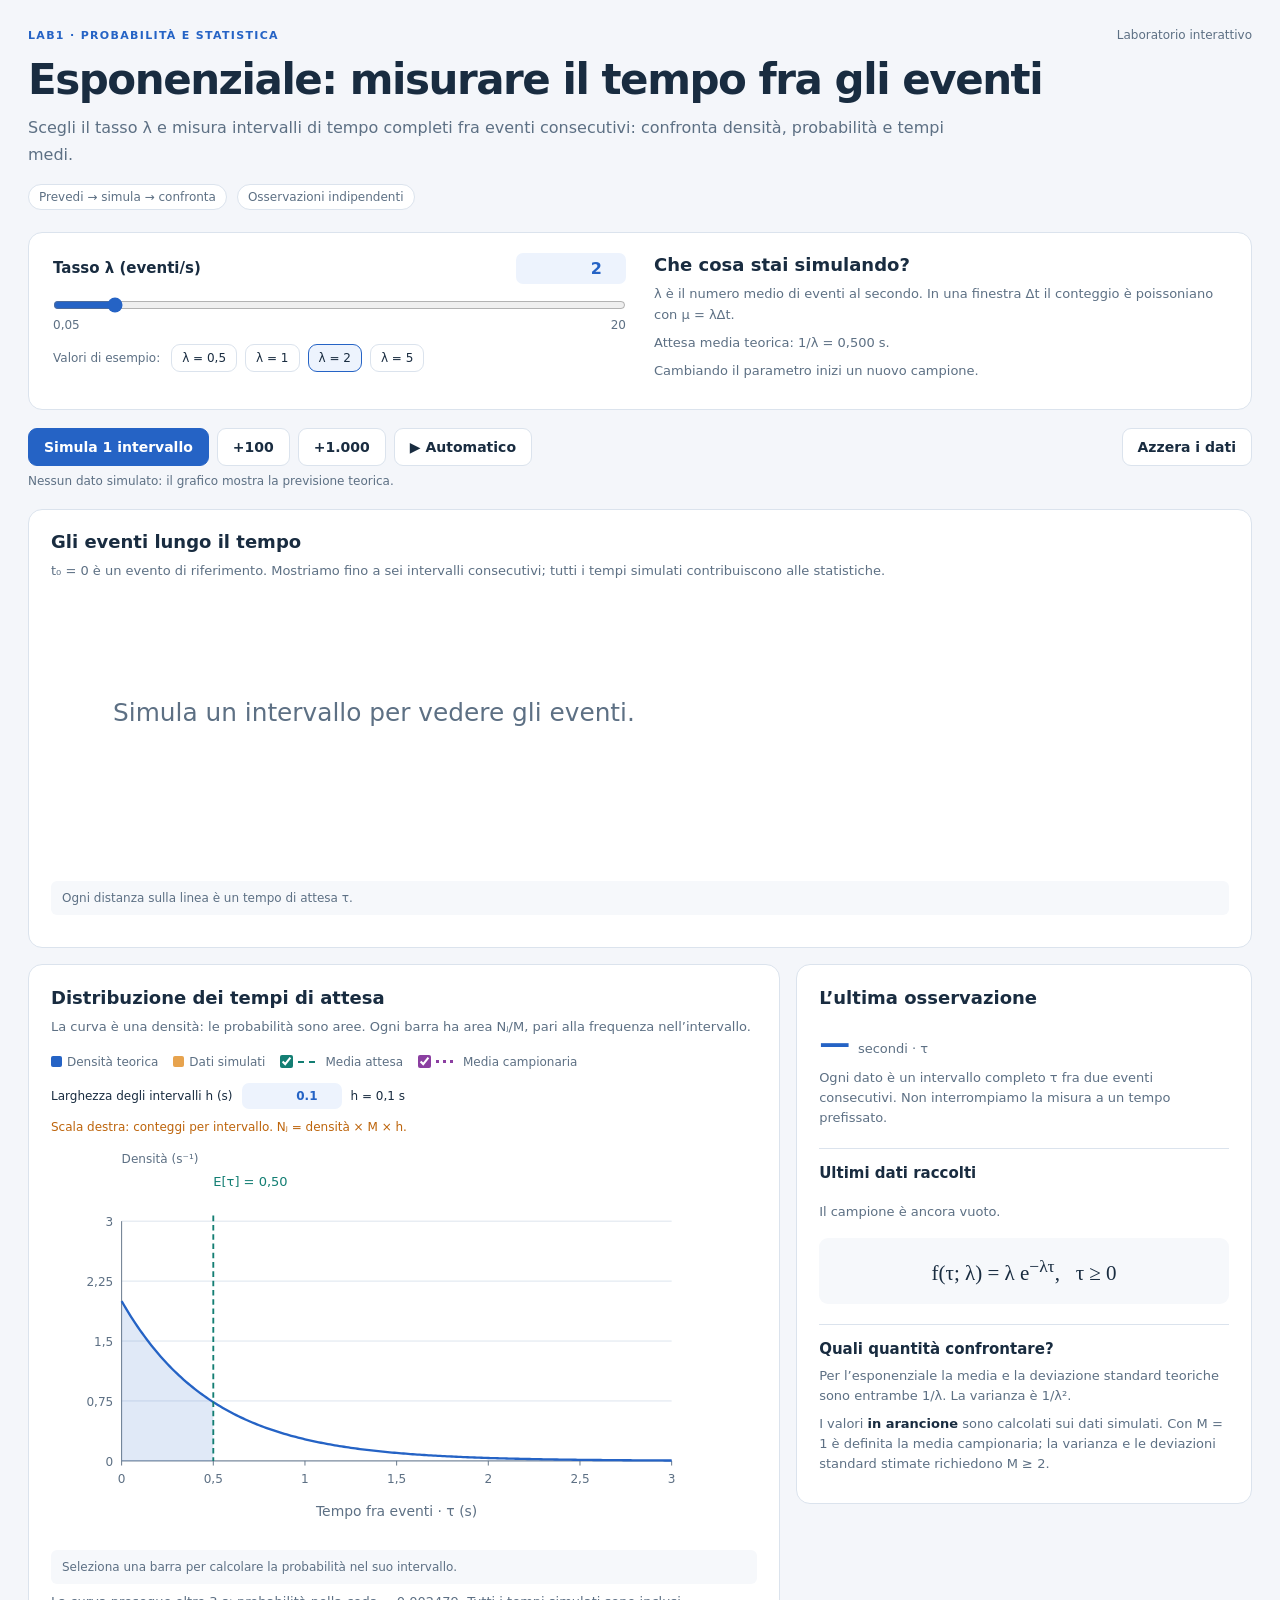
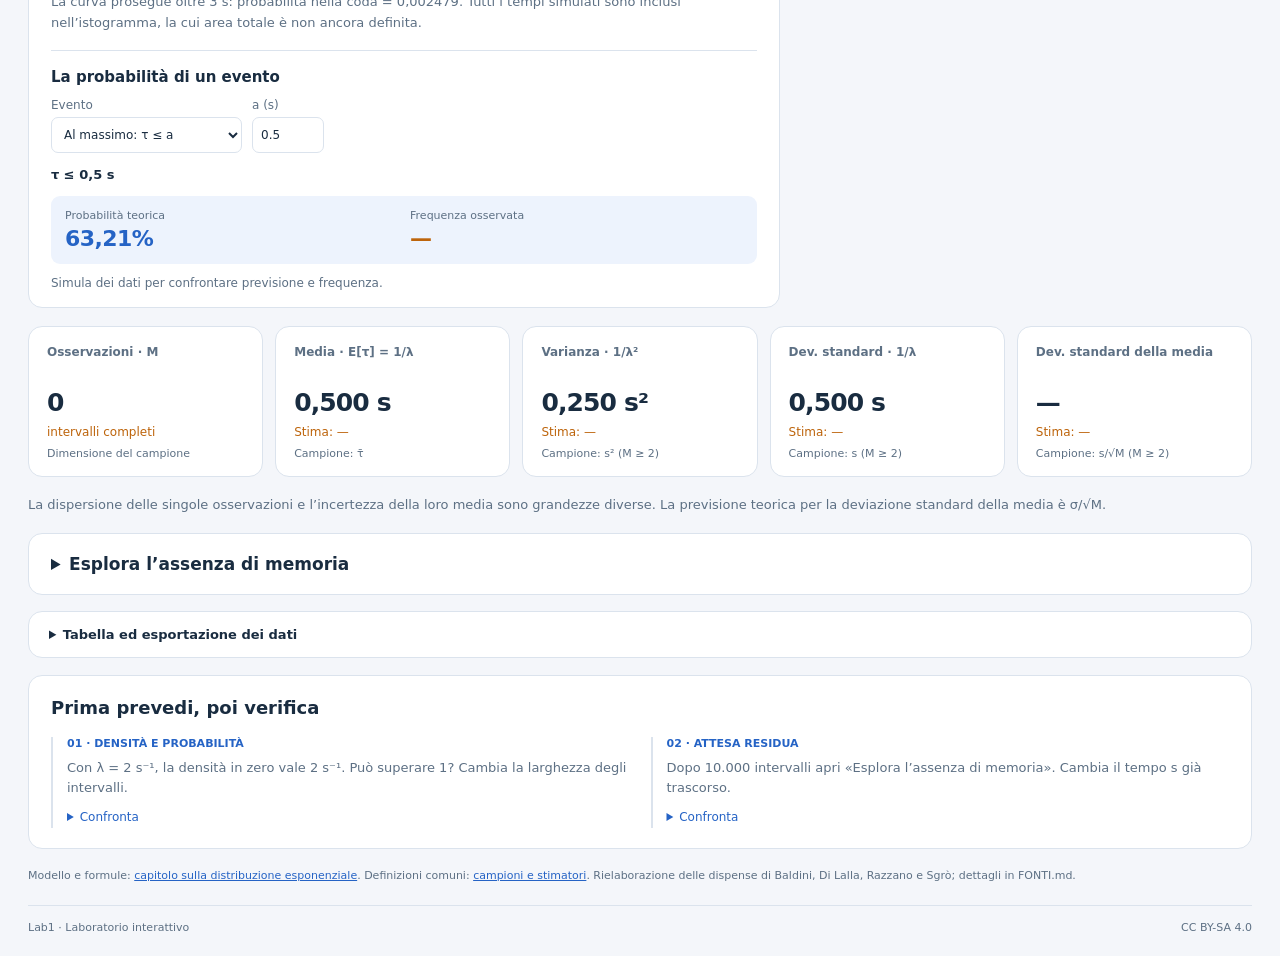
<file: interattivi/esponenziale_lab1.html>
<!doctype html>
<html lang="it"><head><meta charset="utf-8"><meta name="viewport" content="width=device-width,initial-scale=1"><title>Esponenziale · Laboratorio Lab1</title><link rel="stylesheet" href="lab-distribuzioni.css"><script defer src="lab-statistiche.js"></script><script defer src="distribuzioni-lab.js"></script></head>
<body data-model="esponenziale"><main>
<header><div class="masthead"><span class="tag">Lab1 · Probabilità e statistica</span><span>Laboratorio interattivo</span></div><h1>Esponenziale: misurare il tempo fra gli eventi</h1><p>Scegli il tasso λ e misura intervalli di tempo completi fra eventi consecutivi: confronta densità, probabilità e tempi medi.</p><div class="intro"><span class="pill">Prevedi → simula → confronta</span><span class="pill">Osservazioni indipendenti</span></div></header>
<noscript><p class="error">Per usare la simulazione occorre abilitare JavaScript.</p></noscript>
<section class="panel controls single" aria-label="Parametri del modello"><div><div class="control-head"><label for="parameter">Tasso λ (eventi/s)</label><input class="number-field" id="parameter" type="number" min="0.05" max="20" step="0.05" value="2"></div><input id="parameterRange" aria-label="Tasso λ (eventi/s), cursore" type="range" min="0.05" max="20" step="0.05" value="2"><div class="bounds"><span>0,05</span><span>20</span></div><div class="presets"><span>Valori di esempio:</span><button type="button" data-preset="0.5">λ = 0,5</button><button type="button" data-preset="1">λ = 1</button><button type="button" data-preset="2">λ = 2</button><button type="button" data-preset="5">λ = 5</button></div></div><div><h2>Che cosa stai simulando?</h2><p class="control-help">λ è il numero medio di eventi al secondo. In una finestra Δt il conteggio è poissoniano con μ = λΔt.</p><p class="control-help" id="modelContext"></p><p class="control-help">Cambiando il parametro inizi un nuovo campione.</p></div></section>
<div class="actions"><button class="primary" data-add="1">Simula 1 intervallo</button><button data-add="100">+100</button><button data-add="1000">+1.000</button><button id="auto" aria-pressed="false">▶ Automatico</button><button id="reset" class="reset">Azzera i dati</button></div><p class="run-note" id="status" role="status">Nessuna osservazione simulata.</p>
<section class="panel timeline-panel" aria-labelledby="timelineTitle"><h2 id="timelineTitle">Gli eventi lungo il tempo</h2><p class="sub">t₀ = 0 è un evento di riferimento. Mostriamo fino a sei intervalli consecutivi; tutti i tempi simulati contribuiscono alle statistiche.</p><div class="plot-scroll"><svg class="timeline" viewBox="0 0 760 190" role="img" aria-labelledby="timelineDesc"><title id="timelineDesc">Eventi e intervalli sulla linea temporale</title><g id="timelinePlot"></g></svg></div><p id="timelineReadout" class="readout" aria-live="polite">Simula un intervallo per vedere i primi eventi.</p></section>
<div class="workspace"><section class="panel chart-panel" aria-labelledby="chartTitle"><h2 id="chartTitle">Distribuzione dei tempi di attesa</h2><p class="sub">La curva è una densità: le probabilità sono aree. Ogni barra ha area Nⱼ/M, pari alla frequenza nell’intervallo.</p><div class="legend"><span><i class="key"></i>Densità teorica</span><span><i class="key emp"></i>Dati simulati</span><label><input type="checkbox" id="showMean" checked><i class="key mean"></i>Media attesa</label><label class="sample-mean"><input type="checkbox" id="showSampleMean" checked><i class="key sample"></i>Media campionaria</label></div><div class="bin-control"><label for="binWidth">Larghezza degli intervalli h (s)</label><input id="binWidth" class="number-field" type="number" value="0.1" min="0.001" max="1000" step="any"><span id="binNote"></span></div><p class="axis-info">Scala destra: conteggi per intervallo. Nⱼ = densità × M × h.</p><div class="plot-scroll"><svg class="chart" viewBox="0 0 760 430" role="img" aria-labelledby="plotTitle plotDesc"><title id="plotTitle">Distribuzione dei tempi di attesa</title><desc id="plotDesc">Curva di densità e istogramma, densità a sinistra e conteggi a destra. Linee per media teorica e campionaria. I valori sono disponibili anche nella tabella.</desc><g id="plot"></g></svg></div><div class="readout" id="readout">Seleziona una barra per calcolare la probabilità nel suo intervallo.</div><p class="sub" id="tailNote"></p>
<div class="event-box"><h3>La probabilità di un evento</h3><div class="event-fields"><label for="eventType">Evento<select id="eventType"><option value="le">Al massimo: τ ≤ a</option><option value="ge">Almeno: τ ≥ a</option><option value="between">Tra a e b (estremi inclusi)</option></select></label><label for="eventA">a (s)<input id="eventA" type="number" min="0" max="1000" step="any" value="0.5"></label><label id="eventBLabel" for="eventB" hidden>b (s)<input id="eventB" type="number" min="0" max="1000" step="any" value="1"></label></div><p id="eventLabel"></p><div class="prob-results"><div><small>Probabilità teorica</small><strong id="eventTheory">—</strong></div><div><small>Frequenza osservata</small><strong id="eventObserved" class="experimental">—</strong></div></div><p id="eventDetail"></p></div></section>
<aside class="panel experiment"><h2>L’ultima osservazione</h2><div class="last-total"><strong id="lastValue">—</strong><span>secondi · τ</span></div><div id="dots" class="count-dots" aria-hidden="true"></div><p class="sub">Ogni dato è un intervallo completo τ fra due eventi consecutivi. Non interrompiamo la misura a un tempo prefissato.</p><div class="explain"><h3>Ultimi dati raccolti</h3><div class="recent" id="recent"></div><p id="recentNote">Il campione è ancora vuoto.</p></div><div class="metric-formula">f(τ; λ) = λ e<sup>−λτ</sup>, &nbsp; τ ≥ 0</div><div class="explain"><h3>Quali quantità confrontare?</h3><p>Per l’esponenziale la media e la deviazione standard teoriche sono entrambe 1/λ. La varianza è 1/λ².</p><p>I valori <strong>in arancione</strong> sono calcolati sui dati simulati. Con M = 1 è definita la media campionaria; la varianza e le deviazioni standard stimate richiedono M ≥ 2.</p></div></aside></div>
<section class="stats five" aria-label="Proprietà teoriche e stime campionarie"><article class="panel stat"><h3>Osservazioni · M</h3><strong id="statM">—</strong><span class="obs" id="obsM">—</span><span class="caption">Dimensione del campione</span></article><article class="panel stat"><h3>Media · E[τ] = 1/λ</h3><strong id="statMean">—</strong><span class="obs" id="obsMean">—</span><span class="caption">Campione: τ̄</span></article><article class="panel stat"><h3>Varianza · 1/λ²</h3><strong id="statVariance">—</strong><span class="obs" id="obsVariance">—</span><span class="caption">Campione: s² (M ≥ 2)</span></article><article class="panel stat"><h3>Dev. standard · 1/λ</h3><strong id="statSd">—</strong><span class="obs" id="obsSd">—</span><span class="caption">Campione: s (M ≥ 2)</span></article><article class="panel stat"><h3>Dev. standard della media</h3><strong id="statSe">—</strong><span class="obs" id="obsSe">—</span><span class="caption">Campione: s/√M (M ≥ 2)</span></article></section><p class="context-message">La dispersione delle singole osservazioni e l’incertezza della loro media sono grandezze diverse. La previsione teorica per la deviazione standard della media è σ/√M.</p>
<details class="panel memory" id="memoryPanel"><summary>Esplora l’assenza di memoria</summary><p class="sub">Fra i tempi già simulati, selezioniamo quelli maggiori di s e sottraiamo s. Otteniamo i tempi residui τ − s condizionati a τ &gt; s, senza generare un nuovo campione.</p><div class="event-fields"><label for="age">Tempo già trascorso s (s)<input id="age" type="number" min="0" max="1000" step="any" value="0.5"></label><label for="future">Ulteriore attesa t (s)<input id="future" type="number" min="0" max="1000" step="any" value="0.5"></label></div><div class="prob-results"><div><small>P(τ − s &gt; t | τ &gt; s) = e<sup>−λt</sup></small><strong id="memoryTheory">—</strong></div><div><small>Frequenza nel campione selezionato</small><strong id="memoryObserved" class="experimental">—</strong></div></div><p class="memory-results" id="memoryDetail"></p><div class="legend"><span><i class="key"></i>Teoria: e<sup>−λt</sup></span><span><i class="key original"></i>Tempi originali</span><span><i class="key residual"></i>Tempi residui</span></div><div class="plot-scroll"><svg class="chart" viewBox="0 0 760 430" role="img" aria-labelledby="survivalTitle"><title id="survivalTitle">Probabilità di superare un tempo t, per tempi originali e residui</title><g id="survivalPlot"></g></svg></div><p class="sub">La stessa curva teorica descrive i tempi originali e quelli residui. Al crescere di s restano meno dati: le fluttuazioni diventano più evidenti.</p></details>
<details class="panel data" id="dataPanel"><summary>Tabella ed esportazione dei dati</summary><div class="data-actions"><p>CSV con separatore virgola e punto decimale.</p><div class="step-controls"><button id="exportDistribution">Scarica la distribuzione</button><button id="exportSamples" disabled>Scarica il campione</button></div></div><div class="table-wrap"><table><caption id="tableCaption"></caption><thead id="tableHead"></thead><tbody id="tableBody"></tbody></table></div></details>
<section class="panel learning"><div class="learning-title"><h2>Prima prevedi, poi verifica</h2></div><div class="questions two"><div class="question"><span class="q-number">01 · DENSITÀ E PROBABILITÀ</span><p>Con λ = 2 s⁻¹, la densità in zero vale 2 s⁻¹. Può superare 1? Cambia la larghezza degli intervalli.</p><details><summary>Confronta</summary><p>Sì: la probabilità è l’area, non l’altezza. L’area totale delle barre osservate è 1.</p></details></div><div class="question"><span class="q-number">02 · ATTESA RESIDUA</span><p>Dopo 10.000 intervalli apri «Esplora l’assenza di memoria». Cambia il tempo s già trascorso.</p><details><summary>Confronta</summary><p>L’attesa residua media teorica resta 1/λ. La stima usa soltanto i tempi che superano s.</p></details></div></div></section>
<p class="source-note">Modello e formule: <a href="../capitoli/esponenziale.html" target="_blank" rel="noopener">capitolo sulla distribuzione esponenziale</a>. Definizioni comuni: <a href="../capitoli/distribuzioni-stimatori.html#sec-stimatori" target="_blank" rel="noopener">campioni e stimatori</a>. Rielaborazione delle dispense di Baldini, Di Lalla, Razzano e Sgrò; dettagli in FONTI.md.</p><footer><span>Lab1 · Laboratorio interattivo</span><span>CC BY-SA 4.0</span></footer></main></body></html>
</file>
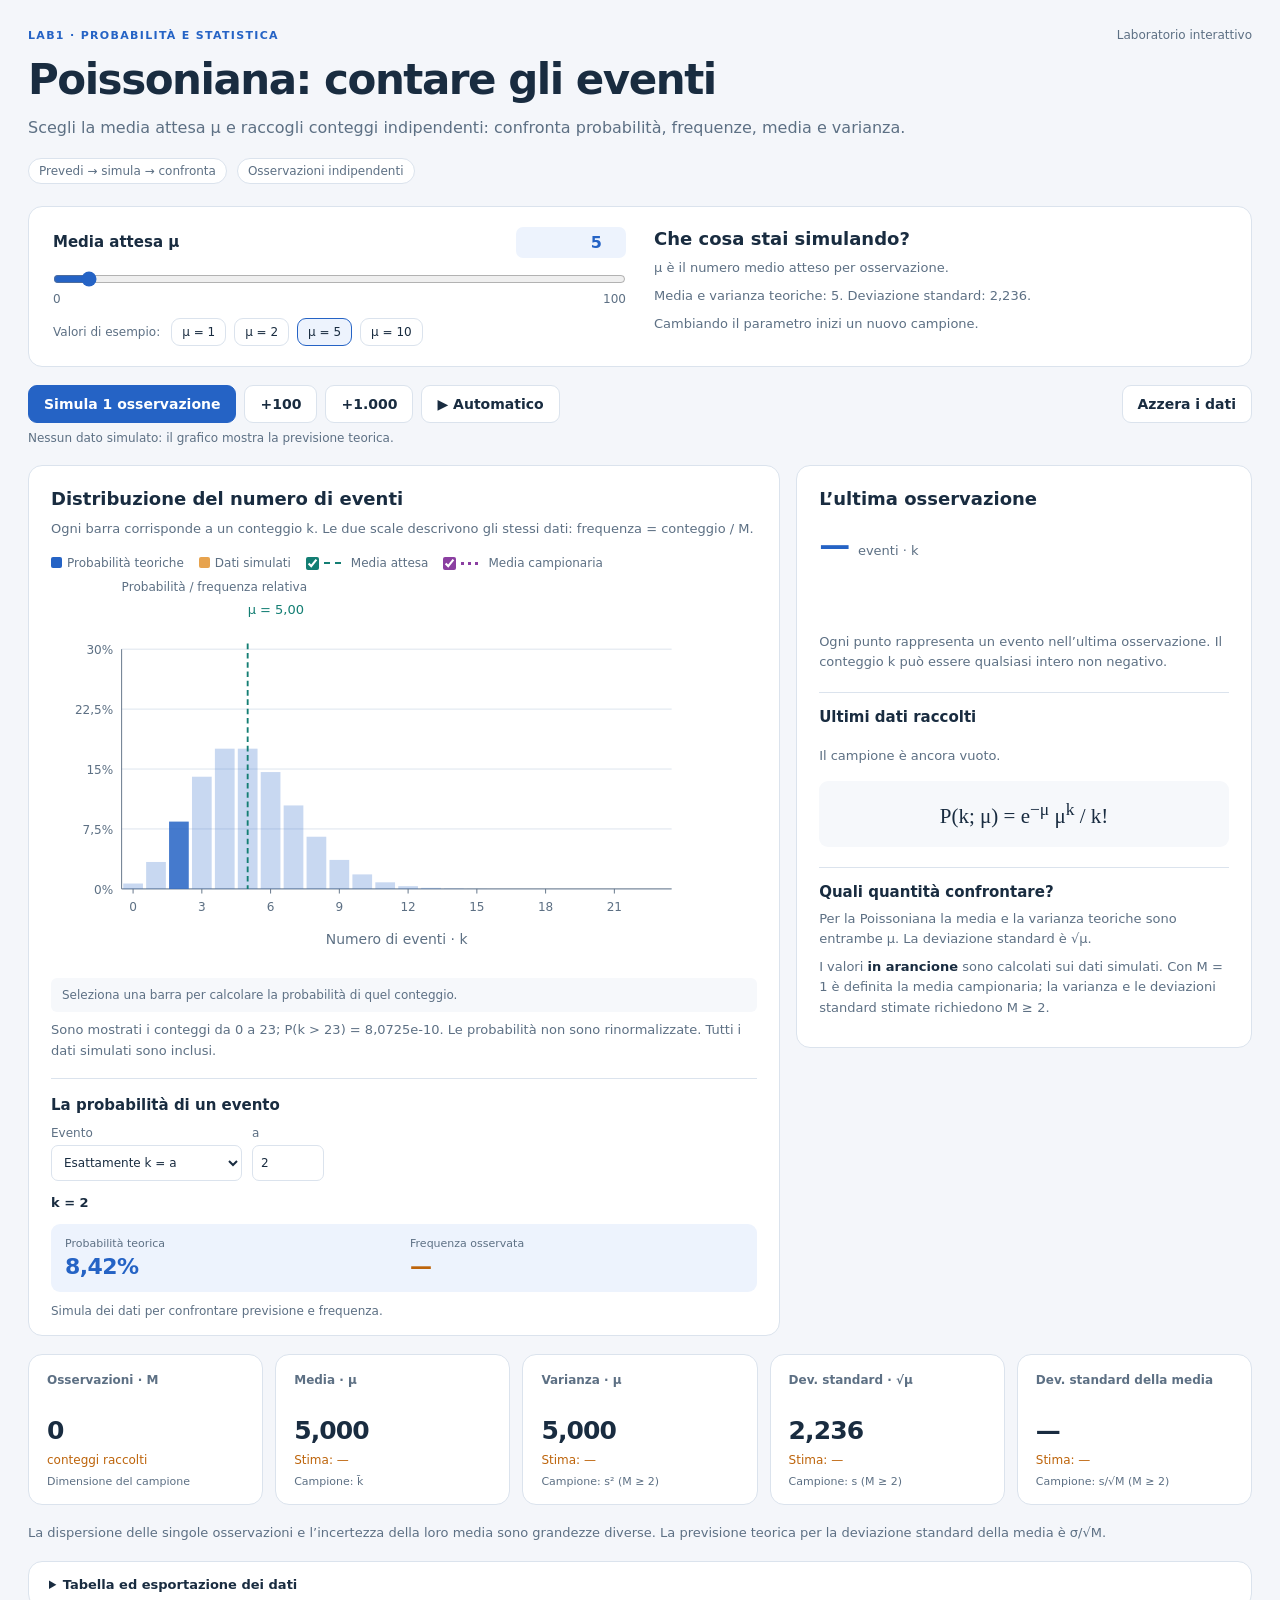
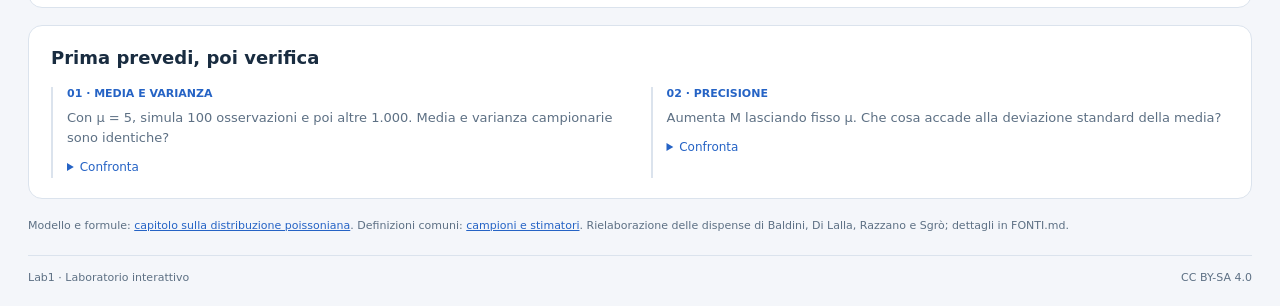
<file: interattivi/poisson_lab1.html>
<!doctype html>
<html lang="it"><head><meta charset="utf-8"><meta name="viewport" content="width=device-width,initial-scale=1"><title>Poissoniana · Laboratorio Lab1</title><link rel="stylesheet" href="lab-distribuzioni.css"><script defer src="lab-statistiche.js"></script><script defer src="distribuzioni-lab.js"></script></head>
<body data-model="poisson"><main>
<header><div class="masthead"><span class="tag">Lab1 · Probabilità e statistica</span><span>Laboratorio interattivo</span></div><h1>Poissoniana: contare gli eventi</h1><p>Scegli la media attesa μ e raccogli conteggi indipendenti: confronta probabilità, frequenze, media e varianza.</p><div class="intro"><span class="pill">Prevedi → simula → confronta</span><span class="pill">Osservazioni indipendenti</span></div></header>
<noscript><p class="error">Per usare la simulazione occorre abilitare JavaScript.</p></noscript>
<section class="panel controls single" aria-label="Parametri del modello"><div><div class="control-head"><label for="parameter">Media attesa μ</label><input class="number-field" id="parameter" type="number" min="0" max="100" step="0.1" value="5"></div><input id="parameterRange" aria-label="Media attesa μ, cursore" type="range" min="0" max="100" step="0.1" value="5"><div class="bounds"><span>0</span><span>100</span></div><div class="presets"><span>Valori di esempio:</span><button type="button" data-preset="1">μ = 1</button><button type="button" data-preset="2">μ = 2</button><button type="button" data-preset="5">μ = 5</button><button type="button" data-preset="10">μ = 10</button></div></div><div><h2>Che cosa stai simulando?</h2><p class="control-help">μ è il numero medio atteso per osservazione.</p><p class="control-help" id="modelContext"></p><p class="control-help">Cambiando il parametro inizi un nuovo campione.</p></div></section>
<div class="actions"><button class="primary" data-add="1">Simula 1 osservazione</button><button data-add="100">+100</button><button data-add="1000">+1.000</button><button id="auto" aria-pressed="false">▶ Automatico</button><button id="reset" class="reset">Azzera i dati</button></div><p class="run-note" id="status" role="status">Nessuna osservazione simulata.</p>

<div class="workspace"><section class="panel chart-panel" aria-labelledby="chartTitle"><h2 id="chartTitle">Distribuzione del numero di eventi</h2><p class="sub">Ogni barra corrisponde a un conteggio k. Le due scale descrivono gli stessi dati: frequenza = conteggio / M.</p><div class="legend"><span><i class="key"></i>Probabilità teoriche</span><span><i class="key emp"></i>Dati simulati</span><label><input type="checkbox" id="showMean" checked><i class="key mean"></i>Media attesa</label><label class="sample-mean"><input type="checkbox" id="showSampleMean" checked><i class="key sample"></i>Media campionaria</label></div><div class="plot-scroll"><svg class="chart" viewBox="0 0 760 430" role="img" aria-labelledby="plotTitle plotDesc"><title id="plotTitle">Distribuzione del numero di eventi</title><desc id="plotDesc">Barre teoriche e sperimentali, frequenze a sinistra e conteggi a destra. Linee per media teorica e campionaria. I valori sono disponibili anche nella tabella.</desc><g id="plot"></g></svg></div><div class="readout" id="readout">Seleziona una barra per calcolare la probabilità di quel conteggio.</div><p class="sub" id="tailNote"></p>
<div class="event-box"><h3>La probabilità di un evento</h3><div class="event-fields"><label for="eventType">Evento<select id="eventType"><option value="exact">Esattamente k = a</option><option value="le">Al massimo: k ≤ a</option><option value="ge">Almeno: k ≥ a</option><option value="between">Tra a e b (estremi inclusi)</option></select></label><label for="eventA">a<input id="eventA" type="number" min="0" max="1000" step="1" value="2"></label><label id="eventBLabel" for="eventB" hidden>b<input id="eventB" type="number" min="0" max="1000" step="1" value="4"></label></div><p id="eventLabel"></p><div class="prob-results"><div><small>Probabilità teorica</small><strong id="eventTheory">—</strong></div><div><small>Frequenza osservata</small><strong id="eventObserved" class="experimental">—</strong></div></div><p id="eventDetail"></p></div></section>
<aside class="panel experiment"><h2>L’ultima osservazione</h2><div class="last-total"><strong id="lastValue">—</strong><span>eventi · k</span></div><div id="dots" class="count-dots" aria-hidden="true"></div><p class="sub">Ogni punto rappresenta un evento nell’ultima osservazione. Il conteggio k può essere qualsiasi intero non negativo.</p><div class="explain"><h3>Ultimi dati raccolti</h3><div class="recent" id="recent"></div><p id="recentNote">Il campione è ancora vuoto.</p></div><div class="metric-formula">P(k; μ) = e<sup>−μ</sup> μ<sup>k</sup> / k!</div><div class="explain"><h3>Quali quantità confrontare?</h3><p>Per la Poissoniana la media e la varianza teoriche sono entrambe μ. La deviazione standard è √μ.</p><p>I valori <strong>in arancione</strong> sono calcolati sui dati simulati. Con M = 1 è definita la media campionaria; la varianza e le deviazioni standard stimate richiedono M ≥ 2.</p></div></aside></div>
<section class="stats five" aria-label="Proprietà teoriche e stime campionarie"><article class="panel stat"><h3>Osservazioni · M</h3><strong id="statM">—</strong><span class="obs" id="obsM">—</span><span class="caption">Dimensione del campione</span></article><article class="panel stat"><h3>Media · μ</h3><strong id="statMean">—</strong><span class="obs" id="obsMean">—</span><span class="caption">Campione: k̄</span></article><article class="panel stat"><h3>Varianza · μ</h3><strong id="statVariance">—</strong><span class="obs" id="obsVariance">—</span><span class="caption">Campione: s² (M ≥ 2)</span></article><article class="panel stat"><h3>Dev. standard · √μ</h3><strong id="statSd">—</strong><span class="obs" id="obsSd">—</span><span class="caption">Campione: s (M ≥ 2)</span></article><article class="panel stat"><h3>Dev. standard della media</h3><strong id="statSe">—</strong><span class="obs" id="obsSe">—</span><span class="caption">Campione: s/√M (M ≥ 2)</span></article></section><p class="context-message">La dispersione delle singole osservazioni e l’incertezza della loro media sono grandezze diverse. La previsione teorica per la deviazione standard della media è σ/√M.</p>

<details class="panel data" id="dataPanel"><summary>Tabella ed esportazione dei dati</summary><div class="data-actions"><p>CSV con separatore virgola e punto decimale.</p><div class="step-controls"><button id="exportDistribution">Scarica la distribuzione</button><button id="exportSamples" disabled>Scarica il campione</button></div></div><div class="table-wrap"><table><caption id="tableCaption"></caption><thead id="tableHead"></thead><tbody id="tableBody"></tbody></table></div></details>
<section class="panel learning"><div class="learning-title"><h2>Prima prevedi, poi verifica</h2></div><div class="questions two"><div class="question"><span class="q-number">01 · MEDIA E VARIANZA</span><p>Con μ = 5, simula 100 osservazioni e poi altre 1.000. Media e varianza campionarie sono identiche?</p><details><summary>Confronta</summary><p>Non in generale: entrambe stimano μ, ma fluttuano in modo diverso.</p></details></div><div class="question"><span class="q-number">02 · PRECISIONE</span><p>Aumenta M lasciando fisso μ. Che cosa accade alla deviazione standard della media?</p><details><summary>Confronta</summary><p>La previsione teorica è √(μ/M). La dispersione di un singolo conteggio resta √μ.</p></details></div></div></section>
<p class="source-note">Modello e formule: <a href="../capitoli/poisson.html" target="_blank" rel="noopener">capitolo sulla distribuzione poissoniana</a>. Definizioni comuni: <a href="../capitoli/distribuzioni-stimatori.html#sec-stimatori" target="_blank" rel="noopener">campioni e stimatori</a>. Rielaborazione delle dispense di Baldini, Di Lalla, Razzano e Sgrò; dettagli in FONTI.md.</p><footer><span>Lab1 · Laboratorio interattivo</span><span>CC BY-SA 4.0</span></footer></main></body></html>
</file>
<file: site_libs/quarto-html/tippy.css>
.tippy-box[data-animation=fade][data-state=hidden]{opacity:0}[data-tippy-root]{max-width:calc(100vw - 10px)}.tippy-box{position:relative;background-color:#333;color:#fff;border-radius:4px;font-size:14px;line-height:1.4;white-space:normal;outline:0;transition-property:transform,visibility,opacity}.tippy-box[data-placement^=top]>.tippy-arrow{bottom:0}.tippy-box[data-placement^=top]>.tippy-arrow:before{bottom:-7px;left:0;border-width:8px 8px 0;border-top-color:initial;transform-origin:center top}.tippy-box[data-placement^=bottom]>.tippy-arrow{top:0}.tippy-box[data-placement^=bottom]>.tippy-arrow:before{top:-7px;left:0;border-width:0 8px 8px;border-bottom-color:initial;transform-origin:center bottom}.tippy-box[data-placement^=left]>.tippy-arrow{right:0}.tippy-box[data-placement^=left]>.tippy-arrow:before{border-width:8px 0 8px 8px;border-left-color:initial;right:-7px;transform-origin:center left}.tippy-box[data-placement^=right]>.tippy-arrow{left:0}.tippy-box[data-placement^=right]>.tippy-arrow:before{left:-7px;border-width:8px 8px 8px 0;border-right-color:initial;transform-origin:center right}.tippy-box[data-inertia][data-state=visible]{transition-timing-function:cubic-bezier(.54,1.5,.38,1.11)}.tippy-arrow{width:16px;height:16px;color:#333}.tippy-arrow:before{content:"";position:absolute;border-color:transparent;border-style:solid}.tippy-content{position:relative;padding:5px 9px;z-index:1}
</file>
<file: site_libs/quarto-html/quarto-syntax-highlighting-63b5708e65d6cd79cd7618c58d0c21e7.css>
/* quarto syntax highlight colors */
:root {
  --quarto-hl-ot-color: #003B4F;
  --quarto-hl-at-color: #657422;
  --quarto-hl-ss-color: #20794D;
  --quarto-hl-an-color: #5E5E5E;
  --quarto-hl-fu-color: #4758AB;
  --quarto-hl-st-color: #20794D;
  --quarto-hl-cf-color: #003B4F;
  --quarto-hl-op-color: #5E5E5E;
  --quarto-hl-er-color: #AD0000;
  --quarto-hl-bn-color: #AD0000;
  --quarto-hl-al-color: #AD0000;
  --quarto-hl-va-color: #111111;
  --quarto-hl-bu-color: inherit;
  --quarto-hl-ex-color: inherit;
  --quarto-hl-pp-color: #AD0000;
  --quarto-hl-in-color: #5E5E5E;
  --quarto-hl-vs-color: #20794D;
  --quarto-hl-wa-color: #5E5E5E;
  --quarto-hl-do-color: #5E5E5E;
  --quarto-hl-im-color: #00769E;
  --quarto-hl-ch-color: #20794D;
  --quarto-hl-dt-color: #AD0000;
  --quarto-hl-fl-color: #AD0000;
  --quarto-hl-co-color: #5E5E5E;
  --quarto-hl-cv-color: #5E5E5E;
  --quarto-hl-cn-color: #8f5902;
  --quarto-hl-sc-color: #5E5E5E;
  --quarto-hl-dv-color: #AD0000;
  --quarto-hl-kw-color: #003B4F;
}

/* other quarto variables */
:root {
  --quarto-font-monospace: SFMono-Regular, Menlo, Monaco, Consolas, "Liberation Mono", "Courier New", monospace;
}

/* syntax highlight based on Pandoc's rules */
pre > code.sourceCode > span {
  color: #003B4F;
}

code.sourceCode > span {
  color: #003B4F;
}

div.sourceCode,
div.sourceCode pre.sourceCode {
  color: #003B4F;
}

/* Normal */
code span {
  color: #003B4F;
}

/* Alert */
code span.al {
  color: #AD0000;
  font-style: inherit;
}

/* Annotation */
code span.an {
  color: #5E5E5E;
  font-style: inherit;
}

/* Attribute */
code span.at {
  color: #657422;
  font-style: inherit;
}

/* BaseN */
code span.bn {
  color: #AD0000;
  font-style: inherit;
}

/* BuiltIn */
code span.bu {
  font-style: inherit;
}

/* ControlFlow */
code span.cf {
  color: #003B4F;
  font-weight: bold;
  font-style: inherit;
}

/* Char */
code span.ch {
  color: #20794D;
  font-style: inherit;
}

/* Constant */
code span.cn {
  color: #8f5902;
  font-style: inherit;
}

/* Comment */
code span.co {
  color: #5E5E5E;
  font-style: inherit;
}

/* CommentVar */
code span.cv {
  color: #5E5E5E;
  font-style: italic;
}

/* Documentation */
code span.do {
  color: #5E5E5E;
  font-style: italic;
}

/* DataType */
code span.dt {
  color: #AD0000;
  font-style: inherit;
}

/* DecVal */
code span.dv {
  color: #AD0000;
  font-style: inherit;
}

/* Error */
code span.er {
  color: #AD0000;
  font-style: inherit;
}

/* Extension */
code span.ex {
  font-style: inherit;
}

/* Float */
code span.fl {
  color: #AD0000;
  font-style: inherit;
}

/* Function */
code span.fu {
  color: #4758AB;
  font-style: inherit;
}

/* Import */
code span.im {
  color: #00769E;
  font-style: inherit;
}

/* Information */
code span.in {
  color: #5E5E5E;
  font-style: inherit;
}

/* Keyword */
code span.kw {
  color: #003B4F;
  font-weight: bold;
  font-style: inherit;
}

/* Operator */
code span.op {
  color: #5E5E5E;
  font-style: inherit;
}

/* Other */
code span.ot {
  color: #003B4F;
  font-style: inherit;
}

/* Preprocessor */
code span.pp {
  color: #AD0000;
  font-style: inherit;
}

/* SpecialChar */
code span.sc {
  color: #5E5E5E;
  font-style: inherit;
}

/* SpecialString */
code span.ss {
  color: #20794D;
  font-style: inherit;
}

/* String */
code span.st {
  color: #20794D;
  font-style: inherit;
}

/* Variable */
code span.va {
  color: #111111;
  font-style: inherit;
}

/* VerbatimString */
code span.vs {
  color: #20794D;
  font-style: inherit;
}

/* Warning */
code span.wa {
  color: #5E5E5E;
  font-style: italic;
}

.prevent-inlining {
  content: "</";
}

/*# sourceMappingURL=054cc16b9e9817627be6994582d2ffb5.css.map */
</file>
<file: assets/stile.css>
:root { --lab-ink: #19344a; --lab-blue: #1c6580; --lab-light: #edf5f7; }
body { color: #233746; font-size: 1.02rem; line-height: 1.68; }
h1, h2, h3 { color: var(--lab-ink); }
h1 { letter-spacing: -.025em; }
h2 { margin-top: 2.2rem; }
.sidebar-title { font-weight: 700; }
.callout { border-radius: .45rem; }
.callout-title { font-weight: 650; }
.lab-open { display: inline-block; margin: .6rem 0 1rem; font-weight: 600; }
.lab-frame { display: block; border-radius: .6rem; background: #f4f6fa; }
.figure-caption { line-height: 1.45; font-size: .86rem; }
table { font-size: .95rem; }
@media (min-width: 992px) { .page-columns { --bs-body-font-size: 1rem; } }
@media print { .lab-frame, .lab-open { display: none; } }
</file>
<file: interattivi/lab-distribuzioni.css>
:root{color-scheme:light;--bg:#f4f6fa;--card:#fff;--ink:#192c40;--muted:#5d7084;--line:#dbe3ed;--blue:#2563c5;--pale:#edf3fd;--gold:#bd640b;--goldfill:#e7a34e;--teal:#137e73;--sample:#8b3fa1;--soft:#f6f8fb;font-family:system-ui,-apple-system,BlinkMacSystemFont,"Segoe UI",sans-serif;font-synthesis:none}
*{box-sizing:border-box}body{margin:0;background:var(--bg);color:var(--ink)}main{max-width:1380px;margin:auto;padding:28px 28px 22px}button,input,select{font:inherit}button,input,select,summary{touch-action:manipulation}button,select,summary{cursor:pointer}button:focus-visible,input:focus-visible,select:focus-visible,summary:focus-visible{outline:3px solid var(--blue);outline-offset:3px}button{border:1px solid var(--line);background:var(--card);color:var(--ink);padding:10px 15px;border-radius:9px;font-size:14px;font-weight:600;transition:background .15s,border-color .15s}button:hover:not(:disabled){border-color:var(--blue);background:var(--pale)}button:disabled{cursor:default;opacity:.45}.primary{background:var(--blue);border-color:var(--blue);color:white}.primary:hover:not(:disabled){background:#194d9e;color:white}.tag{font-size:11px;letter-spacing:.12em;font-weight:750;color:var(--blue);text-transform:uppercase}.masthead{display:flex;align-items:center;justify-content:space-between;gap:14px;margin-bottom:15px}.masthead span:last-child{font-size:12px;color:var(--muted)}h1{font-size:clamp(28px,3.5vw,42px);letter-spacing:-.035em;line-height:1.1;margin:0 0 12px;font-weight:740}header p{max-width:930px;margin:0;color:var(--muted);font-size:16px;line-height:1.65}h2{font-size:18px;line-height:1.3;margin:0}h3{font-size:15px;margin:0 0 8px}p{line-height:1.55}.intro{display:flex;gap:10px;flex-wrap:wrap;margin:16px 0 22px}.pill{font-size:12px;color:var(--muted);border:1px solid var(--line);padding:5px 10px;border-radius:20px;background:var(--card)}.panel{border:1px solid var(--line);background:var(--card);border-radius:14px;min-width:0}.controls{display:grid;grid-template-columns:1fr 1fr;gap:36px;padding:20px 24px}.control-head{display:flex;justify-content:space-between;align-items:center;gap:10px}.control-head label{font-size:15px;font-weight:650}.number-field{background:var(--pale);color:var(--blue);font-weight:700;border:1px solid transparent;border-radius:7px;padding:5px 8px;width:92px;text-align:right;font-variant-numeric:tabular-nums}input[type=range]{width:100%;margin:13px 0 5px;accent-color:var(--blue);cursor:pointer}.bounds{display:flex;justify-content:space-between;font-size:12px;color:var(--muted)}.presets{display:flex;align-items:center;gap:8px;flex-wrap:wrap;margin-top:12px}.presets span{font-size:12px;color:var(--muted);margin-right:3px}.presets button{font-size:12px;padding:6px 10px;font-weight:500}.actions{display:flex;gap:8px;align-items:center;flex-wrap:wrap;margin:18px 0 6px}.actions .reset{margin-left:auto}.run-note{font-size:12px;color:var(--muted);margin:6px 0 18px;min-height:18px}.workspace{display:grid;grid-template-columns:minmax(0,1.65fr) minmax(300px,1fr);gap:16px;align-items:start}.chart-panel{padding:21px 22px 15px}.panel-head{display:flex;justify-content:space-between;align-items:center;gap:14px}.sub{color:var(--muted);font-size:13px;margin:8px 0 0}.legend{display:flex;flex-wrap:wrap;gap:15px;font-size:12px;color:var(--muted);margin:17px 0 3px;align-items:center}.key{display:inline-block;width:11px;height:11px;border-radius:2px;background:var(--blue);vertical-align:-1px;margin-right:5px}.key.emp{background:var(--goldfill)}.key.mean{height:0;width:17px;border-top:2px dashed var(--teal);background:none;border-radius:0;vertical-align:3px}.legend label{cursor:pointer;display:flex;align-items:center;gap:5px}.legend input{accent-color:var(--teal);margin:0}.chart{width:100%;height:auto;display:block;overflow:visible}.readout{font-size:12px;color:var(--muted);line-height:1.5;padding:8px 11px;background:var(--soft);border-radius:6px;min-height:34px;font-variant-numeric:tabular-nums}.event-box{margin-top:17px;padding-top:17px;border-top:1px solid var(--line)}.event-fields{display:flex;align-items:end;gap:10px;flex-wrap:wrap;margin:12px 0}.event-fields label{font-size:12px;color:var(--muted);display:flex;flex-direction:column;gap:5px}.event-fields select,.event-fields input{border:1px solid var(--line);border-radius:7px;background:var(--card);color:var(--ink);padding:7px 8px;height:36px}.event-fields input{width:72px}.prob-results{display:grid;grid-template-columns:1fr 1fr;gap:12px;background:var(--pale);border-radius:9px;padding:13px 14px}.prob-results small{display:block;color:var(--muted);font-size:11px;margin-bottom:4px}.prob-results strong{font-size:22px;letter-spacing:-.025em;font-variant-numeric:tabular-nums;color:var(--blue)}.prob-results .experimental{color:var(--gold)}#eventLabel{font-size:13px;font-weight:650;margin:2px 0 10px}#eventDetail{font-size:12px;color:var(--muted);margin:10px 0 0}.experiment{padding:21px 22px}.stage-label{display:flex;justify-content:space-between;align-items:center;gap:12px;margin:17px 0 11px;color:var(--muted);font-size:12px}.badge{font-size:12px;border-radius:20px;padding:4px 9px;color:var(--blue);background:var(--pale);font-weight:650}.trials{display:grid;grid-template-columns:repeat(10,minmax(0,1fr));gap:6px;min-height:78px;align-content:start}.trial{aspect-ratio:1;border-radius:50%;border:1px solid var(--line);display:flex;align-items:center;justify-content:center;font-size:13px;line-height:1;background:var(--soft);color:var(--muted)}.trial.success{background:var(--blue);border-color:var(--blue);color:white}.trial.failure{background:var(--card);border-color:#afbbc9;color:#51657c}.trial.pending{border-style:dashed;color:#9caaba}.last-total{display:flex;align-items:baseline;gap:9px;margin:15px 0 0}.last-total strong{font-size:31px;color:var(--blue);font-variant-numeric:tabular-nums;letter-spacing:-.04em}.last-total span{font-size:13px;color:var(--muted)}.trial-legend{font-size:12px;color:var(--muted);margin:12px 0 0}.trial-legend b{color:var(--blue)}.explain{border-top:1px solid var(--line);padding-top:15px;margin-top:20px}.explain p{font-size:13px;color:var(--muted);margin:8px 0}.explain strong{color:var(--ink)}.formula{padding:14px 12px;border-radius:9px;background:var(--soft);margin-top:14px;text-align:center;font-family:Georgia,"Times New Roman",serif;font-size:18px}.formula math{font-size:18px}.formula small{display:block;font:12px system-ui;color:var(--muted);margin-top:10px;line-height:1.5}.stats{display:grid;grid-template-columns:repeat(4,1fr);gap:12px;margin:18px 0}.stat{padding:16px 18px}.stat h3{font-size:12px;font-weight:550;color:var(--muted);margin:0 0 9px}.stat strong{font-size:25px;font-variant-numeric:tabular-nums;letter-spacing:-.035em}.stat .obs{display:block;font-size:12px;color:var(--gold);margin-top:8px;font-variant-numeric:tabular-nums;min-height:17px}.stat .caption{font-size:11px;color:var(--muted);display:block;margin-top:5px}.learning{padding:20px 22px;margin-top:17px}.learning-title{display:flex;align-items:baseline;gap:14px;flex-wrap:wrap;margin-bottom:17px}.learning-title p{font-size:13px;color:var(--muted);margin:0}.questions{display:grid;grid-template-columns:repeat(3,1fr);gap:21px}.question{border-left:2px solid var(--line);padding-left:14px}.question .q-number{font-size:11px;font-weight:750;color:var(--blue);display:block;margin-bottom:7px}.question p{font-size:13px;margin:8px 0;color:var(--muted)}.question button{padding:6px 9px;font-size:12px}.question summary{font-size:12px;color:var(--blue);margin:12px 0 4px}.question details p{color:var(--ink);font-size:12px;line-height:1.65}.data{margin-top:16px;padding:15px 20px}.data>summary{font-size:13px;font-weight:600}.data-actions{display:flex;justify-content:space-between;gap:12px;align-items:center;margin:15px 0}.data-actions p{font-size:12px;color:var(--muted);margin:0}.table-wrap{max-height:300px;overflow:auto}table{width:100%;border-collapse:collapse;font-size:12px;font-variant-numeric:tabular-nums}th,td{padding:8px 10px;text-align:right;border-bottom:1px solid var(--line)}th{position:sticky;top:0;background:var(--soft);font-weight:650}th:first-child,td:first-child{text-align:left}caption{text-align:left;color:var(--muted);padding:0 0 12px}footer{display:flex;justify-content:space-between;gap:15px;flex-wrap:wrap;font-size:11px;color:var(--muted);margin-top:20px;padding-top:15px;border-top:1px solid var(--line)}[hidden]{display:none!important}.sr-only{position:absolute;width:1px;height:1px;padding:0;margin:-1px;overflow:hidden;clip:rect(0,0,0,0);white-space:nowrap;border:0}
.key.sample{height:0;width:17px;border-top:3px dotted var(--sample);background:none;border-radius:0;vertical-align:3px}.legend .sample-mean input{accent-color:var(--sample)}#statSampleMean{color:var(--sample)}
.experiment-choice{margin:0 0 18px}.experiment-choice .presets{margin-top:0}
.examples-grid{grid-template-columns:repeat(2,minmax(0,1fr))}
@media(max-width:1000px){main{padding:22px 18px}.workspace{grid-template-columns:minmax(0,1.4fr) minmax(270px,1fr)}.chart-panel,.experiment{padding:18px 16px}.trials{gap:4px}.trial{font-size:12px}.stats{gap:8px}.stat{padding:14px}.stat strong{font-size:23px}}
@media(max-width:760px){main{padding:18px 12px}.masthead span:last-child{font-size:11px}header p{font-size:14px}.controls{grid-template-columns:1fr;gap:22px;padding:18px}.workspace{grid-template-columns:1fr}.experiment{order:-1}.trials{grid-template-columns:repeat(10,minmax(0,30px))}.stats{grid-template-columns:1fr 1fr}.questions{grid-template-columns:1fr;gap:23px}.actions .reset{margin-left:0}.actions button{padding:9px 11px;font-size:12px}.panel-head h2{font-size:17px}.chart-panel{padding:16px 12px}.learning{padding:18px}.legend{gap:10px;font-size:11px}.chart text{font-size:14px}.explain{margin-top:16px}.intro{gap:6px}.pill{font-size:11px}}
@media(prefers-reduced-motion:reduce){*{transition:none!important}}
@media print{body{background:white}main{max-width:none;padding:0}.actions,.presets,.run-note,.learning,.data,footer{display:none}.controls{padding:12px}.workspace{grid-template-columns:1.4fr 1fr}.experiment{order:0}.stats{grid-template-columns:repeat(4,1fr)}.panel{break-inside:avoid}input[type=range]{display:none}header p{font-size:12px}.intro{margin:10px 0}.chart-panel,.experiment{padding:12px}}

#pValue{width:120px}.source-note{margin-top:18px;font-size:11px;color:var(--muted);line-height:1.6}.source-note a{color:var(--blue)}
@media(max-width:760px){.bounds{gap:8px;font-size:11px}}
.success-context{margin-top:13px;padding:12px 16px;background:var(--pale);border:1px solid #c7d8f3;border-left:4px solid var(--blue);border-radius:8px}.success-context strong{display:block;font-size:14px;color:var(--blue);line-height:1.6}.success-context p{margin:4px 0 0;color:var(--ink);font-size:13px;line-height:1.6}.presets button[aria-pressed="true"]{border-color:var(--blue);background:var(--pale)}#eventMeaning{margin:0 0 12px;font-size:13px;color:var(--ink)}

/* Shared additions for the Poisson and exponential laboratories. */
a{color:var(--blue)}.controls.single{grid-template-columns:minmax(200px,1fr) minmax(220px,1fr);gap:28px}.control-help{font-size:13px;color:var(--muted);margin:8px 0}.plot-scroll{overflow-x:auto;overscroll-behavior-x:contain}.plot-scroll .chart{min-width:560px}.two-columns{display:grid;grid-template-columns:1fr 1fr;gap:16px}.chart-panel .sub{line-height:1.6}.count-dots{display:flex;gap:5px;flex-wrap:wrap;min-height:42px;margin:14px 0}.count-dot{width:11px;height:11px;border-radius:50%;background:var(--blue)}.recent{display:flex;gap:6px;flex-wrap:wrap;margin-top:12px}.recent span{padding:5px 9px;border:1px solid var(--line);background:var(--soft);border-radius:6px;font-size:13px}.metric-formula{font-family:Georgia,serif;font-size:21px;text-align:center;background:var(--soft);border-radius:9px;padding:18px;margin-top:15px}.stat .variance{font-size:12px;margin-top:8px;color:var(--muted)}.sample-color{color:var(--sample)!important}.stats.five{grid-template-columns:repeat(5,minmax(0,1fr))}.stat h3{line-height:1.5;min-height:36px}.timeline-panel{padding:20px 22px;margin-bottom:16px}.timeline{width:100%;height:auto;min-width:560px;display:block}.memory{padding:20px 22px;margin-top:18px}.memory>summary{font-size:17px;font-weight:700}.memory-grid{display:grid;grid-template-columns:1fr 1fr;gap:18px;margin-top:20px}.memory input{max-width:115px}.memory .prob-results{margin-top:16px}.legend .residual{background:var(--sample)}.legend .original{background:var(--goldfill)}.axis-info{color:var(--gold);font-size:12px;margin:9px 0}.bin-control{display:flex;align-items:center;flex-wrap:wrap;gap:9px;font-size:12px;margin-top:14px}.bin-control input{width:100px}.error{color:#a52632!important;font-weight:600}.embedded main{padding:10px 8px;max-width:none}.embedded header,.embedded footer,.embedded .source-note,.embedded .learning{display:none}.embedded .workspace{grid-template-columns:1fr}.embedded .experiment{order:0}.embedded .stats.five{grid-template-columns:repeat(3,minmax(0,1fr))}.embedded .experiment .explain{margin-top:12px}.embedded .experiment .metric-formula{display:none}.status-limit{font-size:12px;color:var(--muted)}.step-controls{display:flex;gap:10px;flex-wrap:wrap}.questions.two{grid-template-columns:repeat(2,minmax(0,1fr))}.context-message{font-size:13px;margin:10px 0 18px;color:var(--muted)}.number-field{width:110px}.curve-sample{stroke:var(--goldfill)}.memory-results{font-size:13px;color:var(--muted);line-height:1.65}input:invalid{border-color:#b13b44}button[aria-pressed=true]{background:var(--pale);border-color:var(--blue)}.readout{margin-top:5px}.table-wrap{max-height:340px}footer a{color:inherit}
@media(max-width:1050px){.stats.five{grid-template-columns:repeat(3,minmax(0,1fr))}}
@media(max-width:760px){.controls.single,.two-columns,.memory-grid{grid-template-columns:1fr}.stats.five,.embedded .stats.five{grid-template-columns:repeat(2,minmax(0,1fr))}.questions.two{grid-template-columns:1fr}.timeline-panel,.memory{padding:16px 12px}.workspace .experiment{order:0}.stat strong{font-size:21px}.stat{padding:13px}.control-head label{font-size:14px}.plot-scroll{margin-top:6px}.event-fields select{max-width:100%;width:100%}.event-fields label:first-child{max-width:100%}}
</file>
